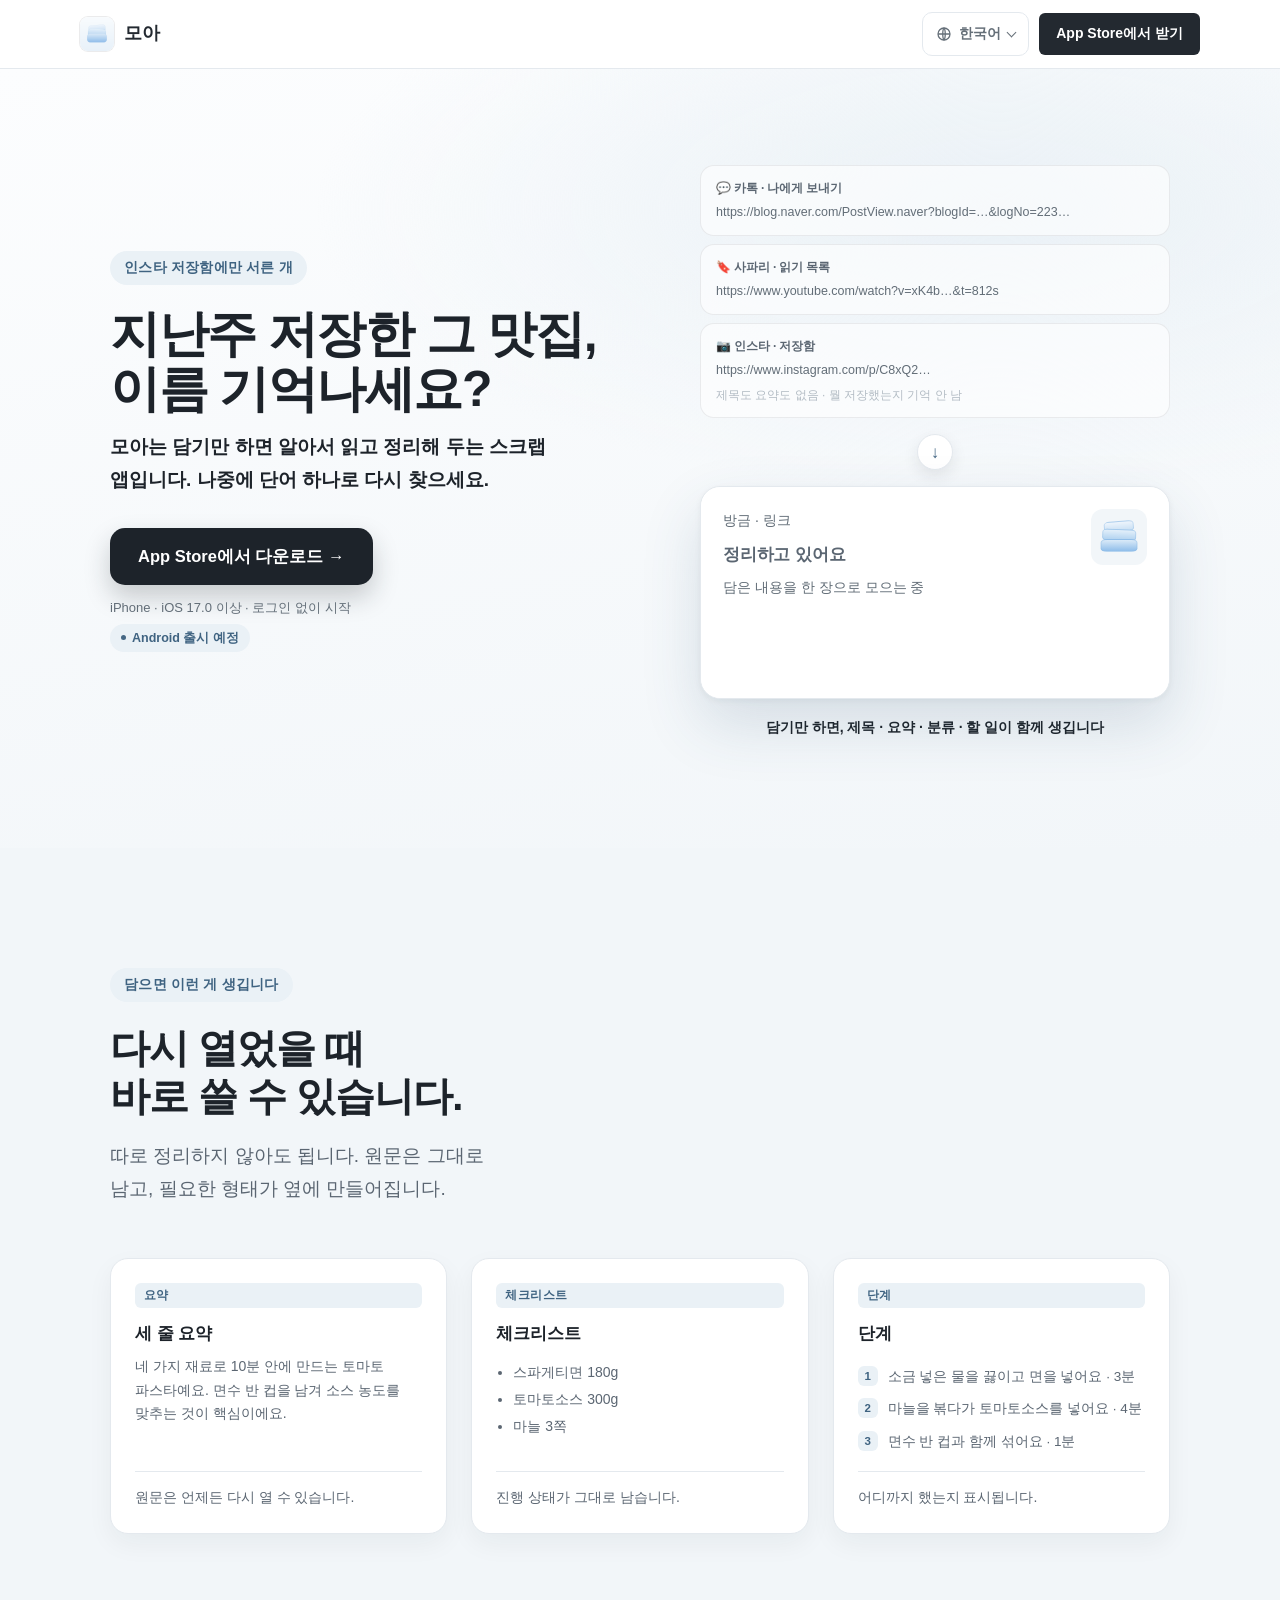
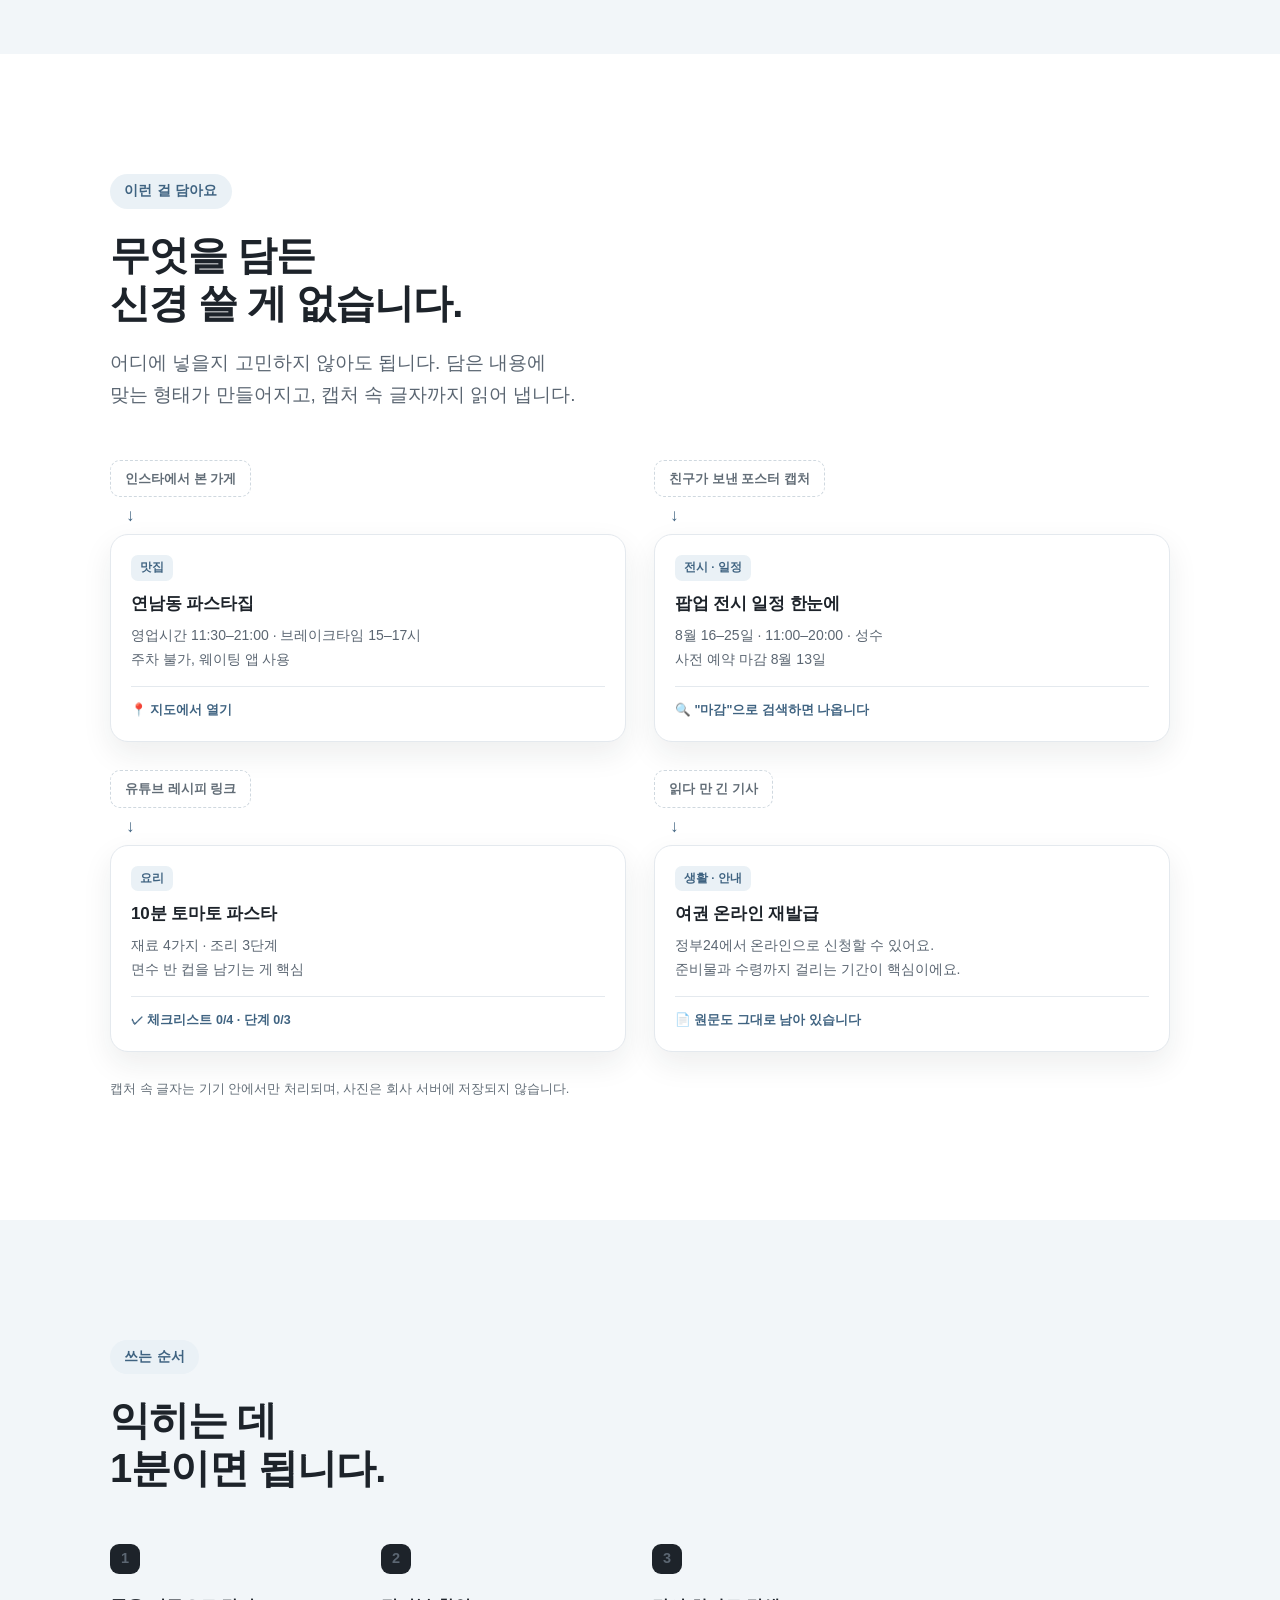
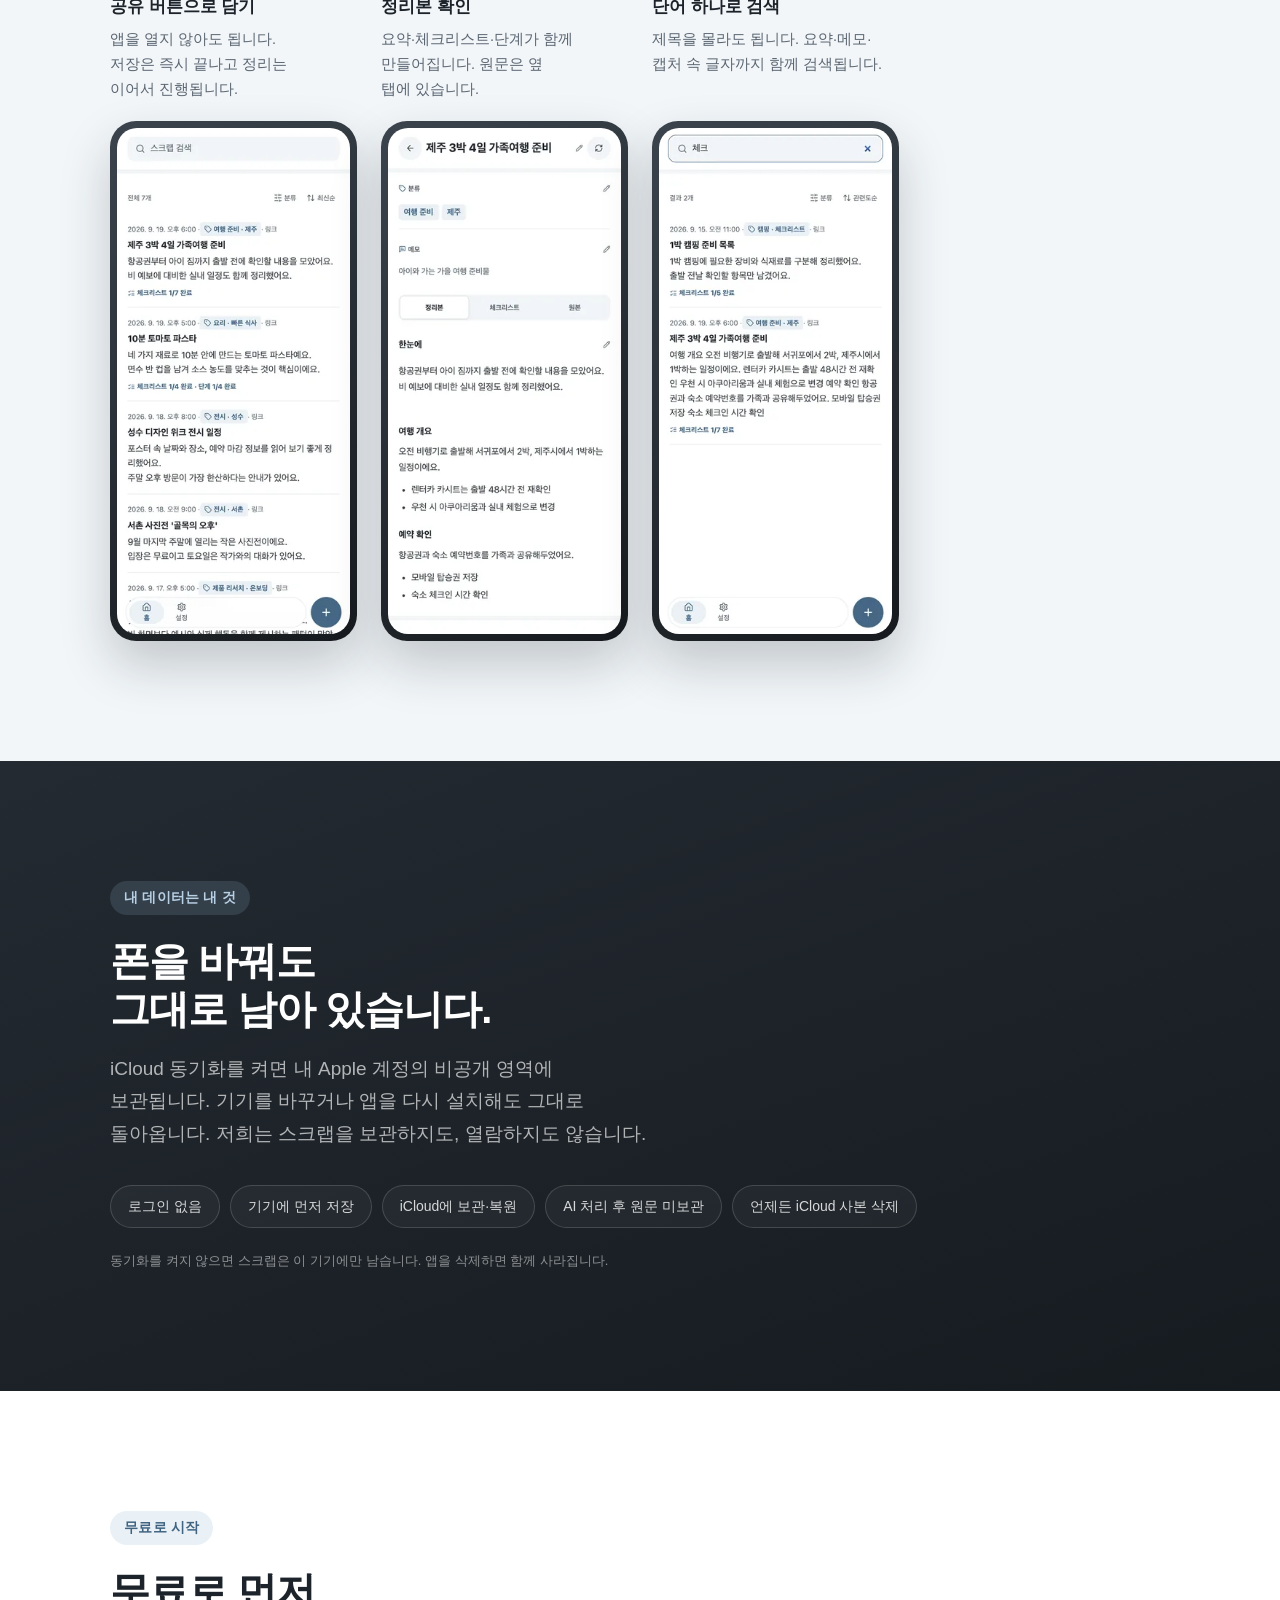
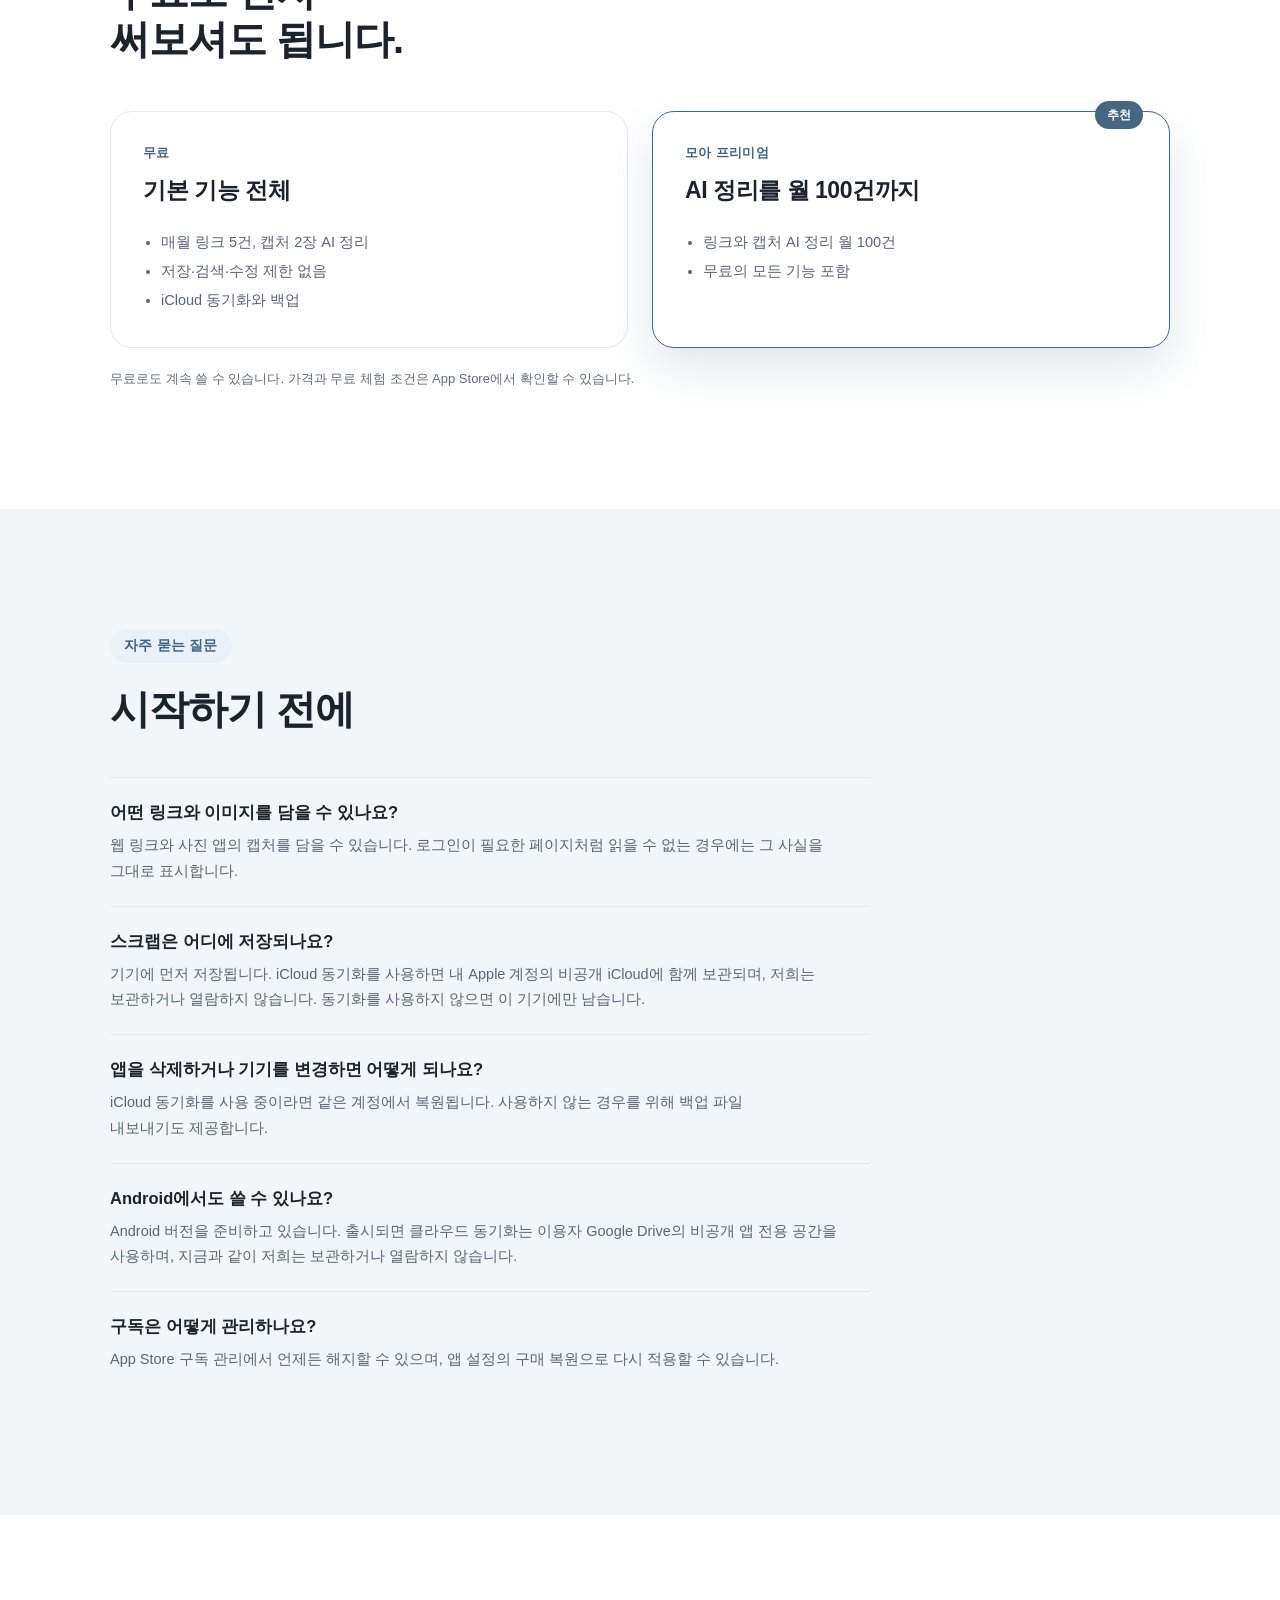
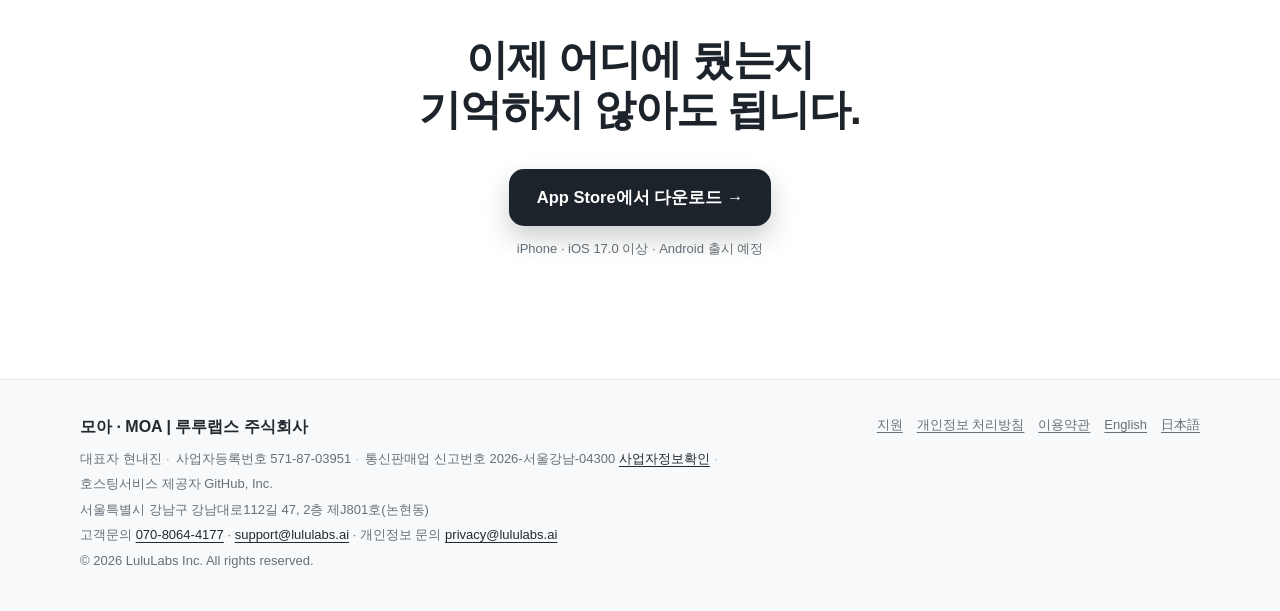
<file: index.html>
<!doctype html>
<html lang="ko">
  <head>
    <meta charset="utf-8" />
    <meta name="viewport" content="width=device-width, initial-scale=1" />
    <meta
      name="description"
      content="모아는 링크와 캡처를 담아 AI로 정리하고, 원문·요약·메모까지 다시 찾는 iPhone 개인 스크랩 앱입니다."
    />
    <meta name="theme-color" content="#ffffff" />
    <title>모아(MOA) - 링크와 캡처를 다시 찾기 쉽게</title>
    <link rel="canonical" href="https://moa.lululabs.ai/" />
    <link rel="alternate" hreflang="ko" href="https://moa.lululabs.ai/" />
    <link rel="alternate" hreflang="en" href="https://moa.lululabs.ai/en/" />
    <link rel="alternate" hreflang="ja" href="https://moa.lululabs.ai/ja/" />
    <link rel="alternate" hreflang="x-default" href="https://moa.lululabs.ai/" />
    <meta property="og:type" content="website" />
    <meta property="og:site_name" content="모아 · MOA" />
    <meta property="og:locale" content="ko_KR" />
    <meta property="og:title" content="모아 - 링크와 캡처를 다시 찾기 쉽게" />
    <meta
      property="og:description"
      content="링크와 캡처를 AI로 정리하고, 원문·요약·메모까지 필요한 순간 다시 찾으세요."
    />
    <meta property="og:url" content="https://moa.lululabs.ai/" />
    <meta property="og:image" content="https://moa.lululabs.ai/assets/moa-og-ko.png" />
    <meta property="og:image:width" content="1200" />
    <meta property="og:image:height" content="630" />
    <meta name="twitter:card" content="summary_large_image" />
    <meta name="twitter:title" content="모아 - 링크와 캡처를 다시 찾기 쉽게" />
    <meta
      name="twitter:description"
      content="링크와 캡처를 AI로 정리하고 필요한 순간 다시 찾는 iPhone 개인 스크랩 앱."
    />
    <meta name="twitter:image" content="https://moa.lululabs.ai/assets/moa-og-ko.png" />
    <link rel="icon" href="assets/moa-app-icon.png?v=20260928" />
    <link rel="stylesheet" href="styles.css?v=20260929" />
    <script type="application/ld+json">
      {
        "@context": "https://schema.org",
        "@type": "SoftwareApplication",
        "name": "모아 - 링크 스크랩 정리",
        "alternateName": "MOA",
        "applicationCategory": "ProductivityApplication",
        "operatingSystem": "iOS 17.0 or later",
        "description": "링크와 캡처를 AI로 정리하고 원문, 요약, 메모까지 다시 찾는 개인 스크랩 앱입니다.",
        "url": "https://moa.lululabs.ai/",
        "author": {
          "@type": "Organization",
          "name": "LuluLabs Inc."
        }
      }
    </script>
  </head>
  <body>
    <a class="skip-link" href="#main">본문으로 건너뛰기</a>
    <header class="site-header">
      <div class="site-header__inner">
        <a class="brand-link" href="./" aria-label="모아 홈">
          <img src="assets/moa-app-icon.png?v=20260928" alt="" />
          <span>모아</span>
        </a>
        <div class="site-header__actions">
          <details class="lang-switch">
            <summary aria-label="언어 선택, 현재 한국어"><svg viewBox="0 0 24 24" fill="none" stroke="currentColor" stroke-width="1.9" aria-hidden="true"><circle cx="12" cy="12" r="9"/><path d="M3 12h18M12 3c2.5 2.7 2.5 15.3 0 18M12 3c-2.5 2.7-2.5 15.3 0 18"/></svg><span>한국어</span></summary>
            <ul class="lang-switch__menu">
            <li><a href="./" lang="ko" hreflang="ko" aria-current="true">한국어</a></li>
            <li><a href="en/" lang="en" hreflang="en">English</a></li>
            <li><a href="ja/" lang="ja" hreflang="ja">日本語</a></li>
            </ul>
          </details>
          <a class="button button--brand button--compact" href="https://apps.apple.com/app/id6789358514">App Store에서 받기</a>
        </div>
      </div>
    </header>

    <main id="main" class="home">
<!-- 1 -->
<section class="hero">
  <div class="wrap hero__grid">
    <div>
      <span class="eyebrow">인스타 저장함에만 서른 개</span>
      <h1>지난주 저장한 그 맛집,<br />이름 기억나세요?</h1>
      <p class="lede lede--accent">모아는 담기만 하면 알아서 읽고 정리해 두는 스크랩 앱입니다. 나중에 단어 하나로 다시 찾으세요.</p>
      <a class="cta" href="https://apps.apple.com/app/id6789358514">App Store에서 다운로드 →</a>
      <p class="req">iPhone · iOS 17.0 이상 · 로그인 없이 시작</p>
      <p class="req req--soon">Android 출시 예정</p>
    </div>

    <div class="demo">
      <div class="stack">
          <div class="raw">
            <p class="raw__src">💬 카톡 · 나에게 보내기</p>
            <p class="raw__u">https://blog.naver.com/PostView.naver?blogId=…&amp;logNo=223…</p>
          </div>
          <div class="raw">
            <p class="raw__src">🔖 사파리 · 읽기 목록</p>
            <p class="raw__u">https://www.youtube.com/watch?v=xK4b…&amp;t=812s</p>
          </div>
          <div class="raw">
            <p class="raw__src">📷 인스타 · 저장함</p>
            <p class="raw__u">https://www.instagram.com/p/C8xQ2…</p>
            <p class="raw__n">제목도 요약도 없음 · 뭘 저장했는지 기억 안 남</p>
          </div>
        </div>
      <div class="joint" aria-hidden="true"><span>↓</span></div>
      <div class="after after--hero">
          <div class="proc" aria-hidden="true"><div class="after__row"><div class="after__body"><p class="after__meta">방금 · 링크</p><h4>정리하고 있어요</h4><p>담은 내용을 한 장으로 모으는 중</p></div><div class="thumb thumb--proc"><span class="pile"><i class="ps ps1"></i><i class="ps ps2"></i><i class="ps ps3"></i></span></div></div></div>
          <div class="after__row">
            <div class="after__body">
              <p class="after__meta">8월 1일 · 캡처 <span class="tag">전시</span></p>
              <h4>팝업 전시 일정 한눈에</h4>
              <p>포스터 속 날짜와 장소, 예약 마감 정보를 읽어 보기 좋게 정리했어요.</p>
            </div>
            <div class="thumb">
              <span class="thumb__k">DESIGN WEEK</span>
              <span class="thumb__d">AUG 16–25</span>
              <span class="thumb__l"></span><span class="thumb__l thumb__l--s"></span>
            </div>
          </div>
          <p class="chk">✓ 체크리스트 1/4 완료 · 단계 1/4 완료</p>
        </div>
      <p class="afterhint">담기만 하면, 제목 · 요약 · 분류 · 할 일이 함께 생깁니다</p>
    </div>
  </div>
</section>

<!-- 2 -->
<section class="sec sec--soft" id="what">
  <div class="wrap">
    <span class="eyebrow">담으면 이런 게 생깁니다</span>
    <h2>다시 열었을 때<br />바로 쓸 수 있습니다.</h2>
    <p class="lede">따로 정리하지 않아도 됩니다. 원문은 그대로 남고, 필요한 형태가 옆에 만들어집니다.</p>

    <div class="grid3">
      <div class="card">
        <span class="card__k">요약</span>
        <h3>세 줄 요약</h3>
        <p>네 가지 재료로 10분 안에 만드는 토마토 파스타예요. 면수 반 컵을 남겨 소스 농도를 맞추는 것이 핵심이에요.</p>
        <p class="mini">원문은 언제든 다시 열 수 있습니다.</p>
      </div>
      <div class="card">
        <span class="card__k">체크리스트</span>
        <h3>체크리스트</h3>
        <ul><li>스파게티면 180g</li><li>토마토소스 300g</li><li>마늘 3쪽</li></ul>
        <p class="mini">진행 상태가 그대로 남습니다.</p>
      </div>
      <div class="card">
        <span class="card__k">단계</span>
        <h3>단계</h3>
        <div class="step"><b>1</b><span>소금 넣은 물을 끓이고 면을 넣어요 · 3분</span></div>
        <div class="step"><b>2</b><span>마늘을 볶다가 토마토소스를 넣어요 · 4분</span></div>
        <div class="step"><b>3</b><span>면수 반 컵과 함께 섞어요 · 1분</span></div>
        <p class="mini">어디까지 했는지 표시됩니다.</p>
      </div>
    </div>
  </div>
</section>

<!-- 3 : 이런 걸 담아요 (상황 중심) -->
<section class="sec" id="cases">
  <div class="wrap">
    <span class="eyebrow">이런 걸 담아요</span>
    <h2>무엇을 담든<br />신경 쓸 게 없습니다.</h2>
    <p class="lede">어디에 넣을지 고민하지 않아도 됩니다. 담은 내용에 맞는 형태가 만들어지고, 캡처 속 글자까지 읽어 냅니다.</p>

    <div class="cases">
      <div class="case">
        <p class="case__from"><span class="chip chip--src">인스타에서 본 가게</span></p>
        <p class="case__arrow">↓</p>
        <div class="after">
          <div class="tags"><span class="tag">맛집</span></div>
          <h4>연남동 파스타집</h4>
          <p>영업시간 11:30–21:00 · 브레이크타임 15–17시<br />주차 불가, 웨이팅 앱 사용</p>
          <p class="chk">📍 지도에서 열기</p>
        </div>
      </div>

      <div class="case">
        <p class="case__from"><span class="chip chip--src">친구가 보낸 포스터 캡처</span></p>
        <p class="case__arrow">↓</p>
        <div class="after">
          <div class="tags"><span class="tag">전시 · 일정</span></div>
          <h4>팝업 전시 일정 한눈에</h4>
          <p>8월 16–25일 · 11:00–20:00 · 성수<br />사전 예약 마감 8월 13일</p>
          <p class="chk">🔍 "마감"으로 검색하면 나옵니다</p>
        </div>
      </div>

      <div class="case">
        <p class="case__from"><span class="chip chip--src">유튜브 레시피 링크</span></p>
        <p class="case__arrow">↓</p>
        <div class="after">
          <div class="tags"><span class="tag">요리</span></div>
          <h4>10분 토마토 파스타</h4>
          <p>재료 4가지 · 조리 3단계<br />면수 반 컵을 남기는 게 핵심</p>
          <p class="chk">✓ 체크리스트 0/4 · 단계 0/3</p>
        </div>
      </div>

      <div class="case">
        <p class="case__from"><span class="chip chip--src">읽다 만 긴 기사</span></p>
        <p class="case__arrow">↓</p>
        <div class="after">
          <div class="tags"><span class="tag">생활 · 안내</span></div>
          <h4>여권 온라인 재발급</h4>
          <p>정부24에서 온라인으로 신청할 수 있어요.<br />준비물과 수령까지 걸리는 기간이 핵심이에요.</p>
          <p class="chk">📄 원문도 그대로 남아 있습니다</p>
        </div>
      </div>
    </div>

    <p class="mini" style="margin-top:26px">캡처 속 글자는 기기 안에서만 처리되며, 사진은 회사 서버에 저장되지 않습니다.</p>
  </div>
</section>

<!-- 4 : 쓰는 순서 -->
<section class="sec sec--soft" id="how">
  <div class="wrap">
    <span class="eyebrow">쓰는 순서</span>
    <h2>익히는 데<br />1분이면 됩니다.</h2>

    <div class="shots">
      <div class="shot">
        <p class="shot__n">1</p>
        <strong>공유 버튼으로 담기</strong>
        <p>앱을 열지 않아도 됩니다. 저장은 즉시 끝나고 정리는 이어서 진행됩니다.</p>
        <div class="frame"><picture>
              <source type="image/webp" srcset="assets/moa-home-ko@1x.webp?v=20260929 320w, assets/moa-home-ko@2x.webp?v=20260929 640w" sizes="(max-width: 820px) 88vw, 260px" />
              <img src="assets/moa-home-ko@2x.png?v=20260929" width="640" height="1387" alt="담은 스크랩이 분류와 요약과 함께 목록으로 보이는 모아 화면" decoding="async" fetchpriority="high" />
            </picture></div>
      </div>
      <div class="shot">
        <p class="shot__n">2</p>
        <strong>정리본 확인</strong>
        <p>요약·체크리스트·단계가 함께 만들어집니다. 원문은 옆 탭에 있습니다.</p>
        <div class="frame"><picture>
              <source type="image/webp" srcset="assets/moa-detail-ko@1x.webp?v=20260929 320w, assets/moa-detail-ko@2x.webp?v=20260929 640w" sizes="(max-width: 820px) 88vw, 260px" />
              <img src="assets/moa-detail-ko@2x.png?v=20260929" width="640" height="1387" alt="정리본과 원문을 함께 보는 모아 상세 화면" loading="lazy" decoding="async" />
            </picture></div>
      </div>
      <div class="shot">
        <p class="shot__n">3</p>
        <strong>단어 하나로 검색</strong>
        <p>제목을 몰라도 됩니다. 요약·메모·캡처 속 글자까지 함께 검색됩니다.</p>
        <div class="frame"><picture>
              <source type="image/webp" srcset="assets/moa-search-ko@1x.webp?v=20260929 320w, assets/moa-search-ko@2x.webp?v=20260929 640w" sizes="(max-width: 820px) 88vw, 260px" />
              <img src="assets/moa-search-ko@2x.png?v=20260929" width="640" height="1387" alt="단어 하나로 검색한 모아 결과 화면" loading="lazy" decoding="async" />
            </picture></div>
      </div>
    </div>
  </div>
</section>

<!-- 5 -->
<section class="sec sec--dark" id="privacy">
  <div class="wrap">
    <span class="eyebrow">내 데이터는 내 것</span>
    <h2>폰을 바꿔도<br />그대로 남아 있습니다.</h2>
    <p class="lede">iCloud 동기화를 켜면 내 Apple 계정의 비공개 영역에 보관됩니다.
      기기를 바꾸거나 앱을 다시 설치해도 그대로 돌아옵니다.
      저희는 스크랩을 보관하지도, 열람하지도 않습니다.</p>
    <div class="pills">
      <span class="pill">로그인 없음</span>
      <span class="pill">기기에 먼저 저장</span>
      <span class="pill">iCloud에 보관·복원</span>
      <span class="pill">AI 처리 후 원문 미보관</span>
      <span class="pill">언제든 iCloud 사본 삭제</span>
    </div>
    <p class="mini" style="margin-top:22px;color:rgba(255,255,255,.5)">
      동기화를 켜지 않으면 스크랩은 이 기기에만 남습니다. 앱을 삭제하면 함께 사라집니다.</p>
  </div>
</section>

<!-- 6 -->
<section class="sec" id="plans">
  <div class="wrap">
    <span class="eyebrow">무료로 시작</span>
    <h2>무료로 먼저<br />써보셔도 됩니다.</h2>
    <div class="plans">
      <div class="plan">
        <p class="plan__k">무료</p>
        <h3>기본 기능 전체</h3>
        <ul>
          <li>매월 링크 5건, 캡처 2장 AI 정리</li>
          <li>저장·검색·수정 제한 없음</li>
          <li>iCloud 동기화와 백업</li>
        </ul>
      </div>
      <div class="plan plan--pro">
        <p class="plan__k">모아 프리미엄</p>
        <h3>AI 정리를 월 100건까지</h3>
        <ul>
          <li>링크와 캡처 AI 정리 월 100건</li>
          <li>무료의 모든 기능 포함</li>
        </ul>
      </div>
    </div>
    <p class="mini" style="margin-top:20px">무료로도 계속 쓸 수 있습니다. 가격과 무료 체험 조건은 App Store에서 확인할 수 있습니다.</p>
  </div>
</section>

<!-- 7 -->
<section class="sec sec--soft" id="faq">
  <div class="wrap">
    <span class="eyebrow">자주 묻는 질문</span>
    <h2>시작하기 전에</h2>
    <div class="faq">
      <div class="qa"><h3>어떤 링크와 이미지를 담을 수 있나요?</h3>
        <p>웹 링크와 사진 앱의 캡처를 담을 수 있습니다. 로그인이 필요한 페이지처럼 읽을 수 없는 경우에는 그 사실을 그대로 표시합니다.</p></div>
      <div class="qa"><h3>스크랩은 어디에 저장되나요?</h3>
        <p>기기에 먼저 저장됩니다. iCloud 동기화를 사용하면 내 Apple 계정의 비공개 iCloud에 함께 보관되며, 저희는 보관하거나 열람하지 않습니다. 동기화를 사용하지 않으면 이 기기에만 남습니다.</p></div>
      <div class="qa"><h3>앱을 삭제하거나 기기를 변경하면 어떻게 되나요?</h3>
        <p>iCloud 동기화를 사용 중이라면 같은 계정에서 복원됩니다. 사용하지 않는 경우를 위해 백업 파일 내보내기도 제공합니다.</p></div>
      <div class="qa"><h3>Android에서도 쓸 수 있나요?</h3>
        <p>Android 버전을 준비하고 있습니다. 출시되면 클라우드 동기화는 이용자 Google Drive의 비공개 앱 전용 공간을 사용하며, 지금과 같이 저희는 보관하거나 열람하지 않습니다.</p></div>
      <div class="qa"><h3>구독은 어떻게 관리하나요?</h3>
        <p>App Store 구독 관리에서 언제든 해지할 수 있으며, 앱 설정의 구매 복원으로 다시 적용할 수 있습니다.</p></div>
    </div>
  </div>
</section>

<section class="final">
  <div class="wrap">
    <h2>이제 어디에 뒀는지<br />기억하지 않아도 됩니다.</h2>
    <a class="cta" href="https://apps.apple.com/app/id6789358514">App Store에서 다운로드 →</a>
    <p class="req">iPhone · iOS 17.0 이상 · Android 출시 예정</p>
  </div>
</section>
    </main>

    <footer class="site-footer">
      <div class="site-footer__inner">
        <div class="business-disclosure">
          <strong>모아 · MOA | 루루랩스 주식회사</strong>
          <div class="business-disclosure__details">
            <span>대표자 현내진</span>
            <span>사업자등록번호 571-87-03951</span>
            <span>통신판매업 신고번호 2026-서울강남-04300 <a href="https://www.ftc.go.kr/bizCommPop.do?wrkr_no=5718703951" target="_blank" rel="noopener">사업자정보확인</a></span>
            <span>호스팅서비스 제공자 GitHub, Inc.</span>
          </div>
          <p>서울특별시 강남구 강남대로112길 47, 2층 제J801호(논현동)</p>
          <p>
            고객문의 <a href="tel:+827080644177">070-8064-4177</a> · <a href="mailto:support@lululabs.ai">support@lululabs.ai</a> ·
            개인정보 문의 <a href="mailto:privacy@lululabs.ai">privacy@lululabs.ai</a>
          </p>
          <p>© 2026 LuluLabs Inc. All rights reserved.</p>
        </div>
        <nav class="footer-links" aria-label="하단 메뉴">
          <a href="support/">지원</a>
          <a href="privacy/">개인정보 처리방침</a>
          <a href="terms/">이용약관</a>
          <a href="en/" lang="en">English</a>
          <a href="ja/" lang="ja">日本語</a>
        </nav>
      </div>
    </footer>
  </body>
</html>
</file>
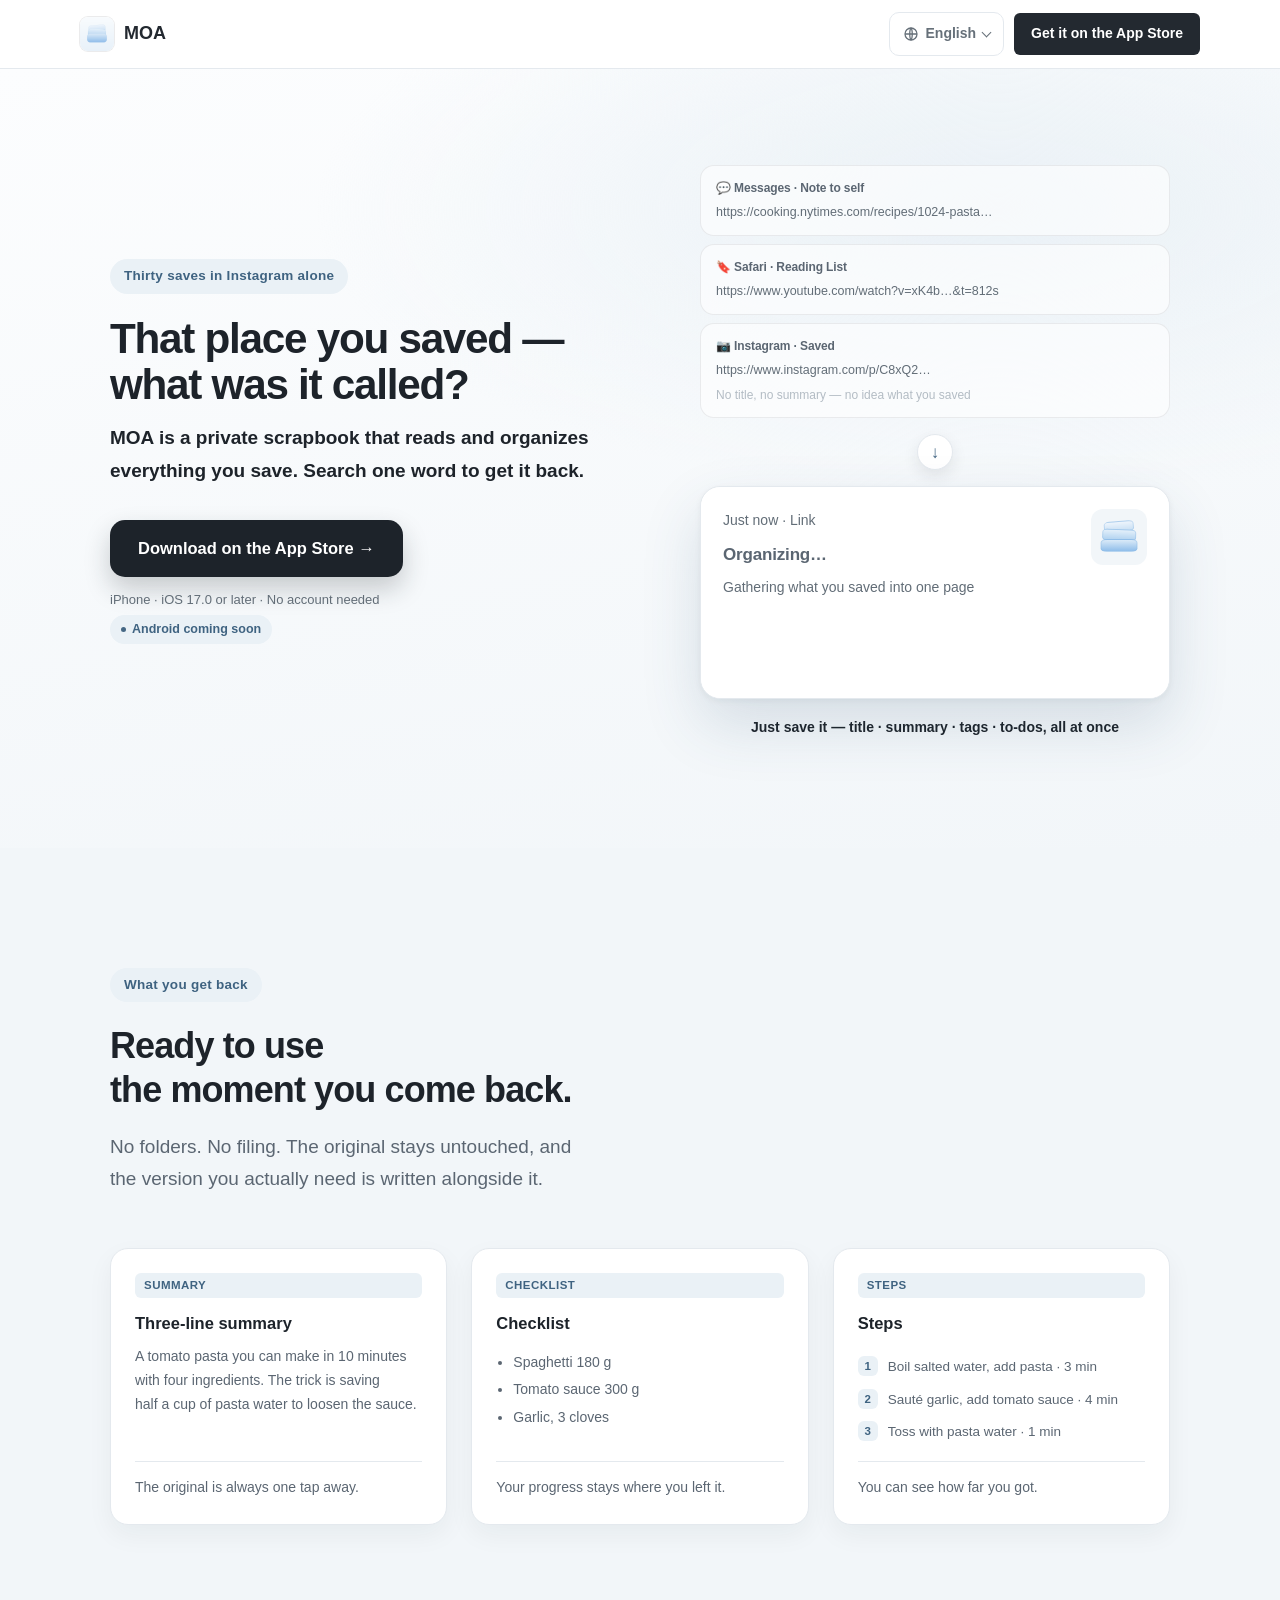
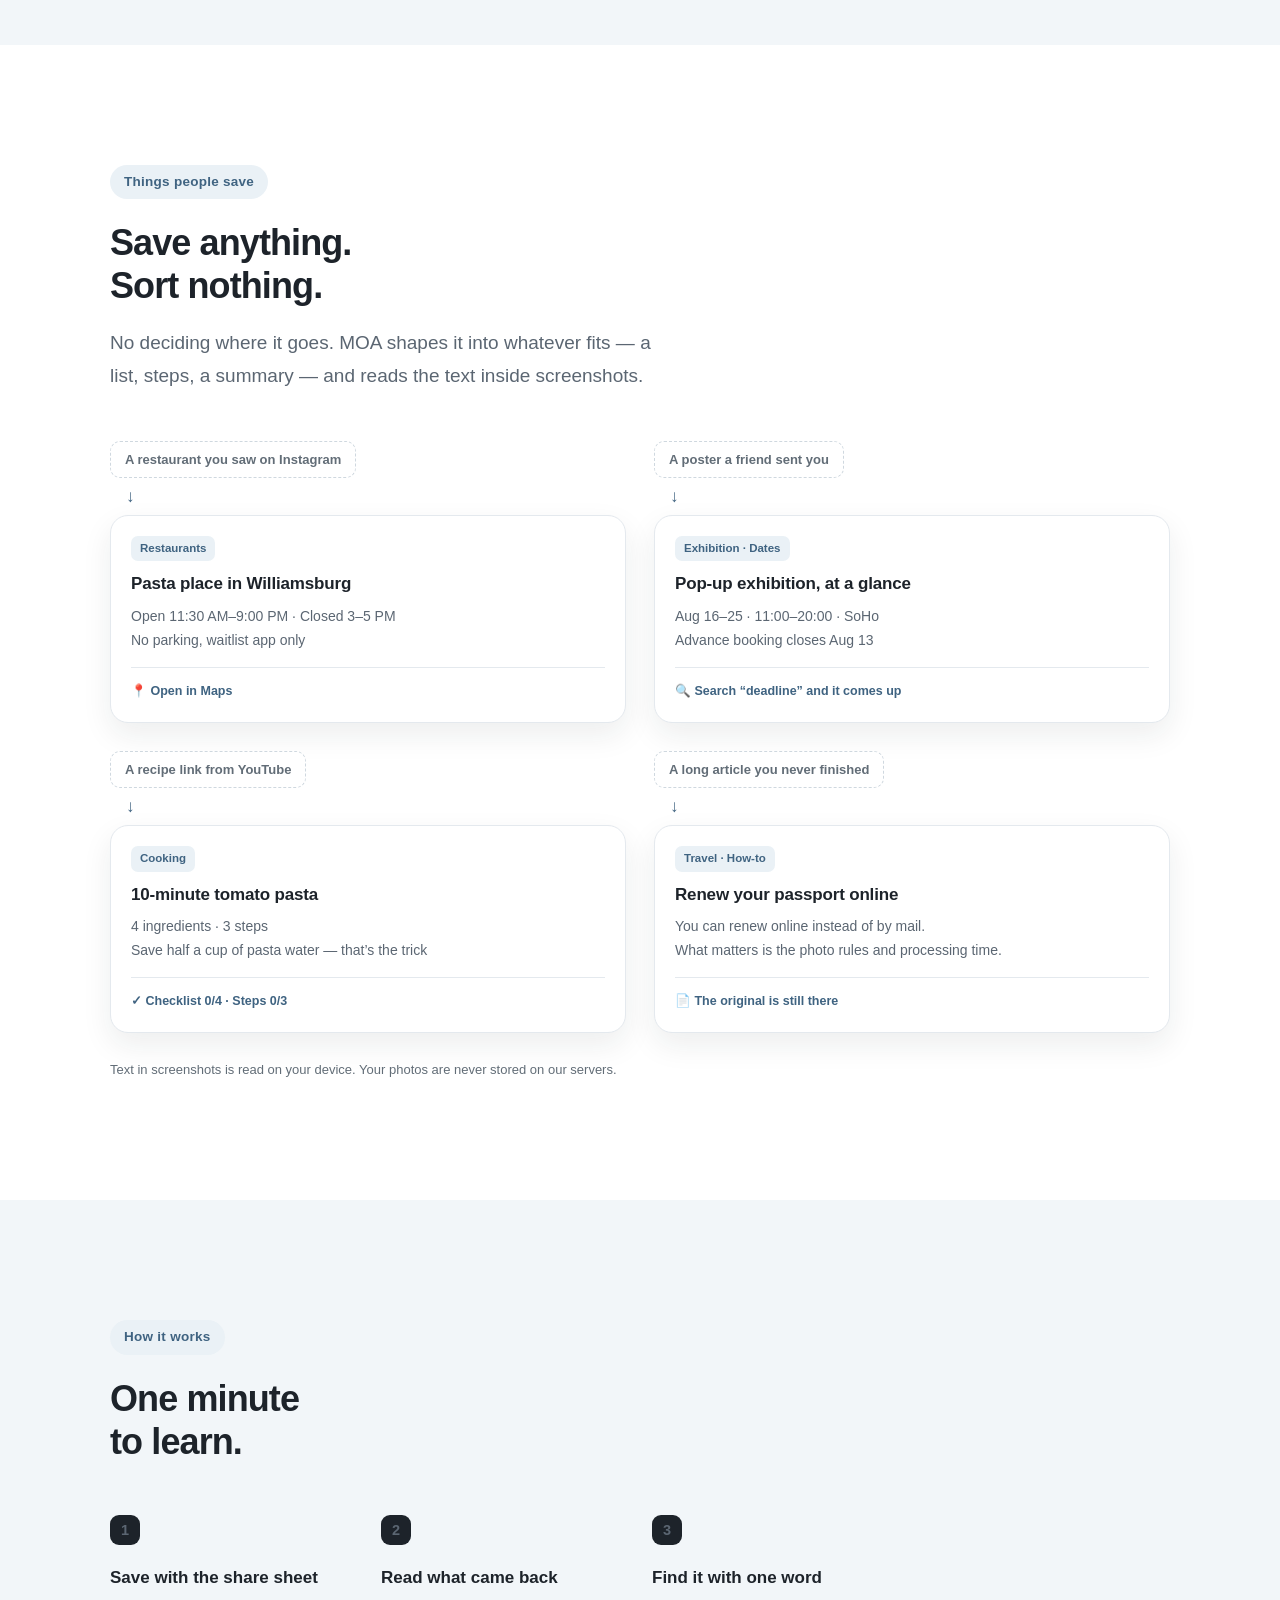
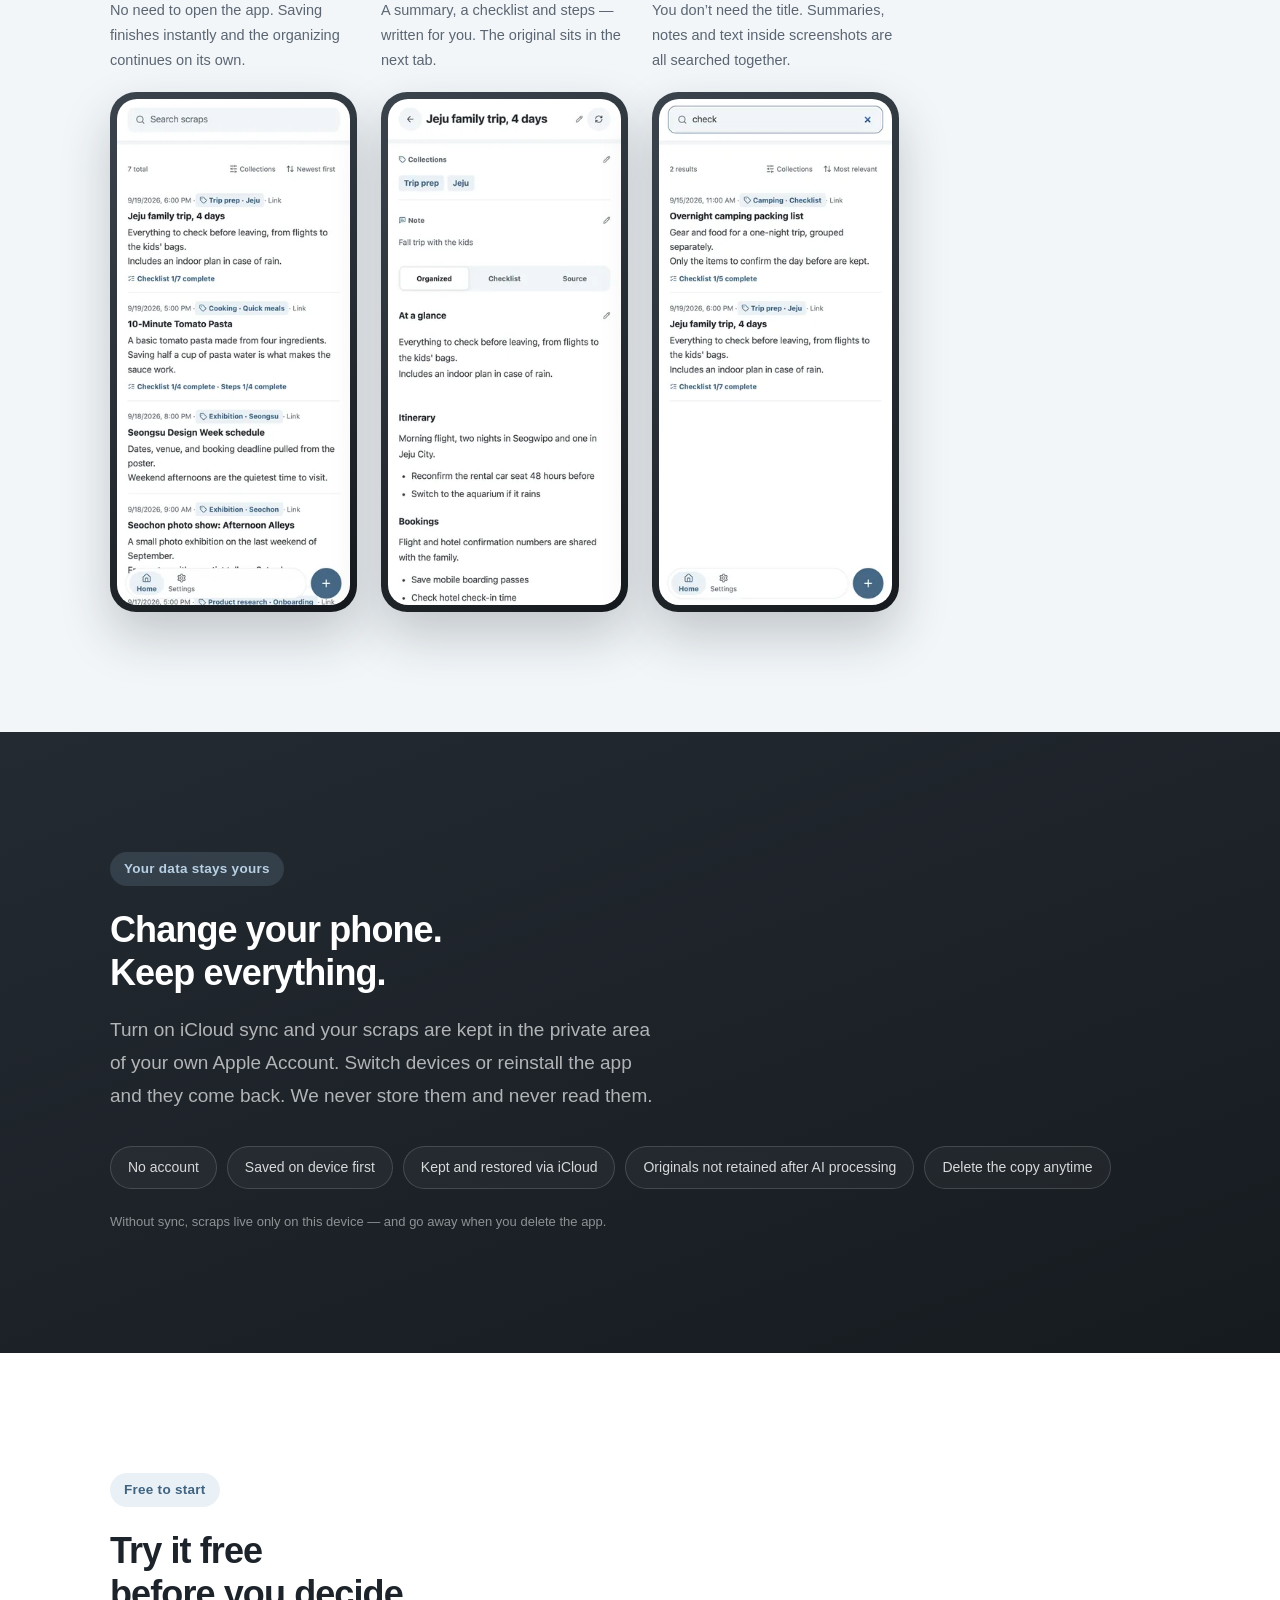
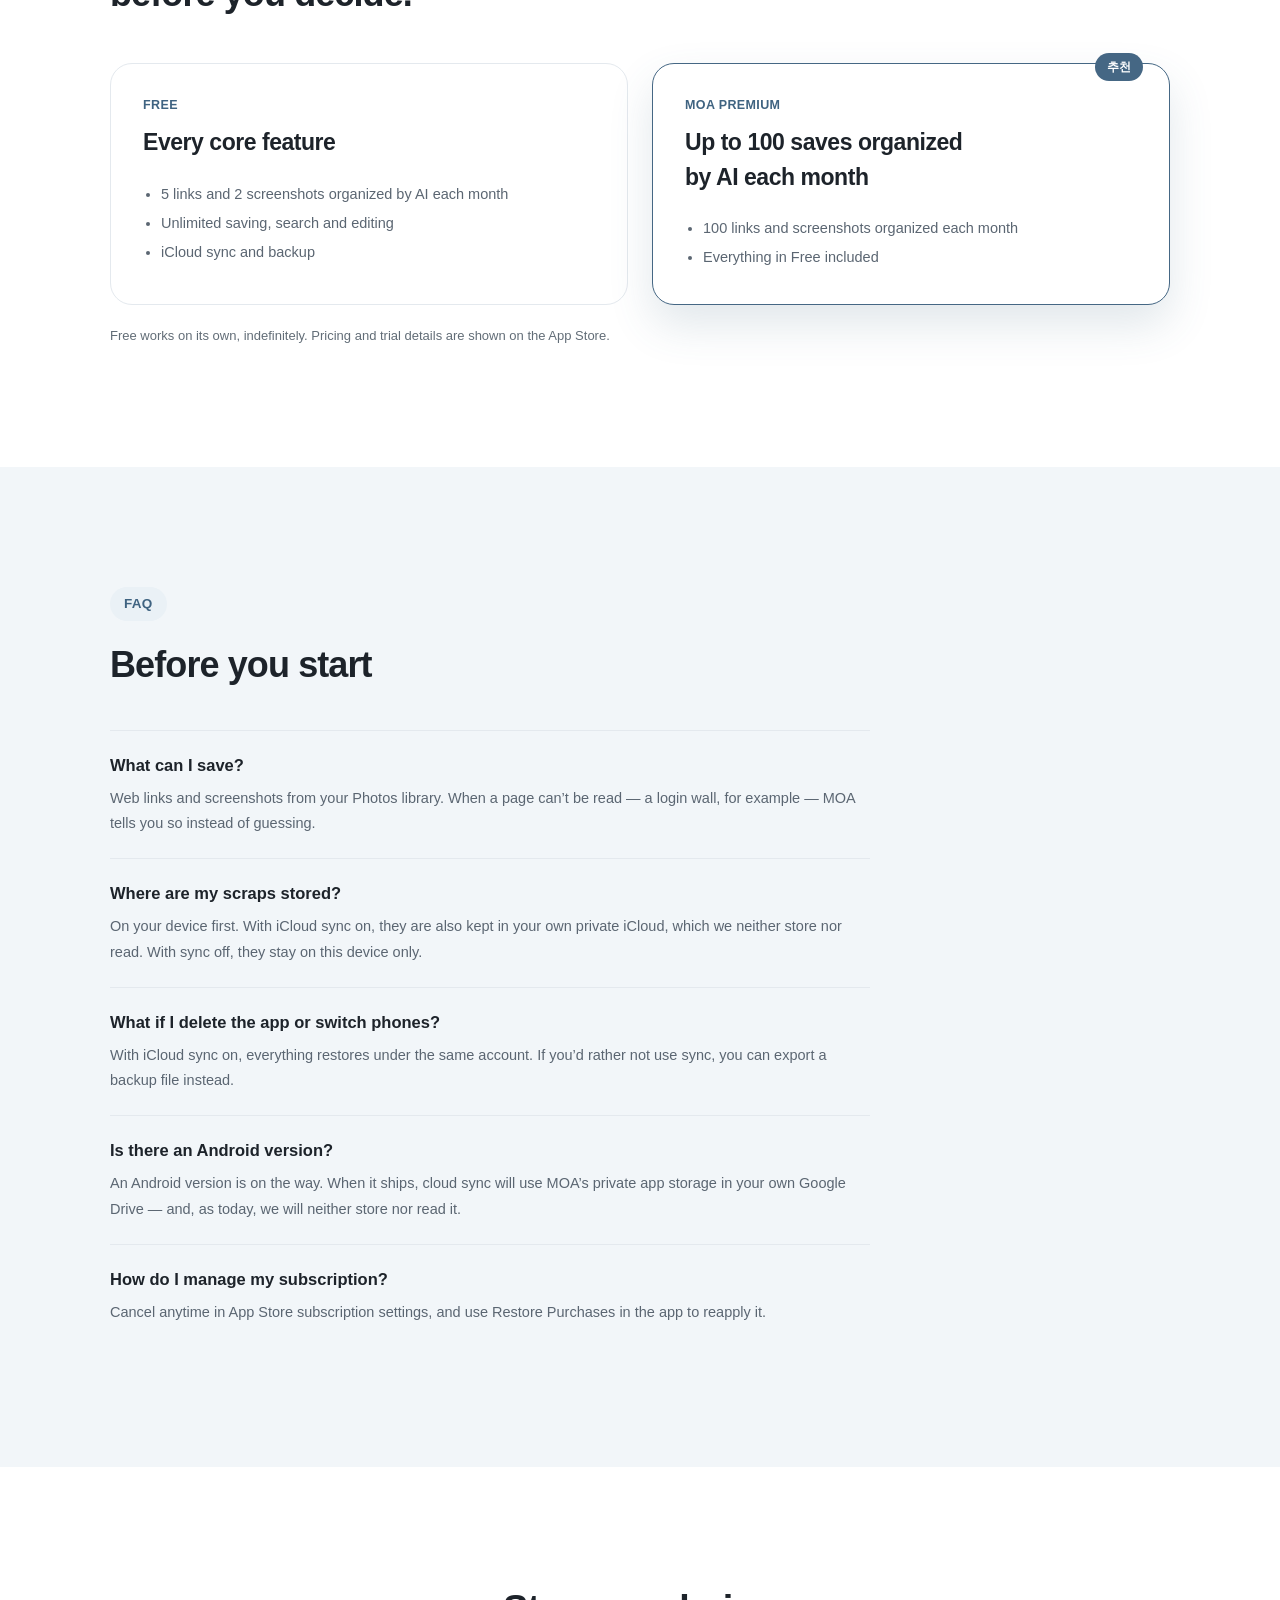
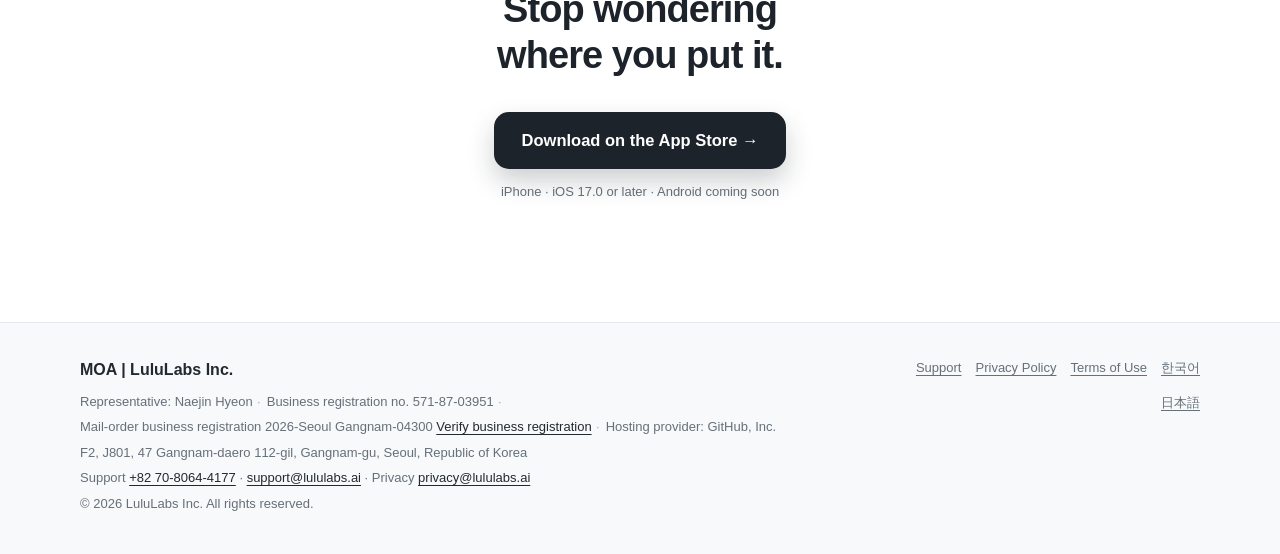
<file: en/index.html>
<!doctype html>
<html lang="en">
  <head>
    <meta charset="utf-8" />
    <meta name="viewport" content="width=device-width, initial-scale=1" />
    <meta
      name="description"
      content="MOA saves links and screenshots, organizes them with AI, and lets you search source text, summaries, and notes when you need them."
    />
    <meta name="theme-color" content="#ffffff" />
    <title>MOA - Save links and screenshots. Find them again.</title>
    <link rel="canonical" href="https://moa.lululabs.ai/en/" />
    <link rel="alternate" hreflang="ko" href="https://moa.lululabs.ai/" />
    <link rel="alternate" hreflang="en" href="https://moa.lululabs.ai/en/" />
    <link rel="alternate" hreflang="ja" href="https://moa.lululabs.ai/ja/" />
    <link rel="alternate" hreflang="x-default" href="https://moa.lululabs.ai/" />
    <meta property="og:type" content="website" />
    <meta property="og:site_name" content="MOA" />
    <meta property="og:locale" content="en_US" />
    <meta property="og:title" content="MOA - Save links and screenshots. Find them again." />
    <meta
      property="og:description"
      content="Organize links and screenshots with AI, then search source text, summaries, and notes."
    />
    <meta property="og:url" content="https://moa.lululabs.ai/en/" />
    <meta property="og:image" content="https://moa.lululabs.ai/assets/moa-og-en.png" />
    <meta property="og:image:width" content="1200" />
    <meta property="og:image:height" content="630" />
    <meta name="twitter:card" content="summary_large_image" />
    <meta name="twitter:title" content="MOA - Save links and screenshots. Find them again." />
    <meta
      name="twitter:description"
      content="A private iPhone scrapbook that organizes links and screenshots with AI."
    />
    <meta name="twitter:image" content="https://moa.lululabs.ai/assets/moa-og-en.png" />
    <link rel="icon" href="../assets/moa-app-icon.png?v=20260928" />
    <link rel="stylesheet" href="../styles.css?v=20260929" />
    <script type="application/ld+json">
      {
        "@context": "https://schema.org",
        "@type": "SoftwareApplication",
        "name": "MOA - Save Links \u0026 Captures",
        "applicationCategory": "ProductivityApplication",
        "operatingSystem": "iOS 17.0 or later",
        "description": "A private iPhone scrapbook that organizes links and screenshots with AI and makes the saved content searchable.",
        "url": "https://moa.lululabs.ai/en/",
        "author": {
          "@type": "Organization",
          "name": "LuluLabs Inc."
        }
      }
    </script>
  </head>
  <body>
    <a class="skip-link" href="#main">Skip to content</a>
    <header class="site-header">
      <div class="site-header__inner">
        <a class="brand-link" href="./" aria-label="MOA home">
          <img src="../assets/moa-app-icon.png?v=20260928" alt="" />
          <span>MOA</span>
        </a>
        <div class="site-header__actions">
          <details class="lang-switch">
            <summary aria-label="Choose language, currently English"><svg viewBox="0 0 24 24" fill="none" stroke="currentColor" stroke-width="1.9" aria-hidden="true"><circle cx="12" cy="12" r="9"/><path d="M3 12h18M12 3c2.5 2.7 2.5 15.3 0 18M12 3c-2.5 2.7-2.5 15.3 0 18"/></svg><span>English</span></summary>
            <ul class="lang-switch__menu">
            <li><a href="../" lang="ko" hreflang="ko">한국어</a></li>
            <li><a href="./" lang="en" hreflang="en" aria-current="true">English</a></li>
            <li><a href="../ja/" lang="ja" hreflang="ja">日本語</a></li>
            </ul>
          </details>
          <a class="button button--brand button--compact" href="https://apps.apple.com/app/id6789358514">Get it on the App Store</a>
        </div>
      </div>
    </header>

    <main id="main" class="home">
<!-- 1 -->
<section class="hero">
  <div class="wrap hero__grid">
    <div>
      <span class="eyebrow">Thirty saves in Instagram alone</span>
      <h1>That place you saved&nbsp;—<br />what was it called?</h1>
      <p class="lede lede--accent">MOA is a private scrapbook that reads and organizes everything you save. Search one word to get it back.</p>
      <a class="cta" href="https://apps.apple.com/app/id6789358514">Download on the App&nbsp;Store →</a>
      <p class="req">iPhone · iOS&nbsp;17.0 or later · No account needed</p>
      <p class="req req--soon">Android coming soon</p>
    </div>

    <div class="demo">
      <div class="stack">
          <div class="raw">
            <p class="raw__src">💬 Messages · Note to self</p>
            <p class="raw__u">https://cooking.nytimes.com/recipes/1024-pasta…</p>
          </div>
          <div class="raw">
            <p class="raw__src">🔖 Safari · Reading List</p>
            <p class="raw__u">https://www.youtube.com/watch?v=xK4b…&amp;t=812s</p>
          </div>
          <div class="raw">
            <p class="raw__src">📷 Instagram · Saved</p>
            <p class="raw__u">https://www.instagram.com/p/C8xQ2…</p>
            <p class="raw__n">No title, no summary — no idea what you saved</p>
          </div>
        </div>
      <div class="joint" aria-hidden="true"><span>↓</span></div>
      <div class="after after--hero">
          <div class="proc" aria-hidden="true"><div class="after__row"><div class="after__body"><p class="after__meta">Just now · Link</p><h4>Organizing…</h4><p>Gathering what you saved into one page</p></div><div class="thumb thumb--proc"><span class="pile"><i class="ps ps1"></i><i class="ps ps2"></i><i class="ps ps3"></i></span></div></div></div>
          <div class="after__row">
            <div class="after__body">
              <p class="after__meta">Aug&nbsp;1 · Screenshot <span class="tag">Exhibition</span></p>
              <h4>Pop-up exhibition, at a glance</h4>
              <p>We read the dates, the venue and the booking deadline off the poster and laid them out for you.</p>
            </div>
            <div class="thumb">
              <span class="thumb__k">DESIGN WEEK</span>
              <span class="thumb__d">AUG 16–25</span>
              <span class="thumb__l"></span><span class="thumb__l thumb__l--s"></span>
            </div>
          </div>
          <p class="chk">✓ Checklist 1/4 done · Steps 1/4 done</p>
        </div>
      <p class="afterhint">Just save it — title · summary · tags · to‑dos, all at once</p>
    </div>
  </div>
</section>

<!-- 2 -->
<section class="sec sec--soft" id="what">
  <div class="wrap">
    <span class="eyebrow">What you get back</span>
    <h2>Ready to use<br />the moment you come back.</h2>
    <p class="lede">No folders. No filing. The original stays untouched, and the version you actually need is written alongside it.</p>

    <div class="grid3">
      <div class="card">
        <span class="card__k">SUMMARY</span>
        <h3>Three-line summary</h3>
        <p>A tomato pasta you can make in 10&nbsp;minutes with four ingredients. The trick is saving half&nbsp;a&nbsp;cup of pasta water to loosen the sauce.</p>
        <p class="mini">The original is always one tap away.</p>
      </div>
      <div class="card">
        <span class="card__k">CHECKLIST</span>
        <h3>Checklist</h3>
        <ul><li>Spaghetti 180&nbsp;g</li><li>Tomato sauce 300&nbsp;g</li><li>Garlic, 3&nbsp;cloves</li></ul>
        <p class="mini">Your progress stays where you left it.</p>
      </div>
      <div class="card">
        <span class="card__k">STEPS</span>
        <h3>Steps</h3>
        <div class="step"><b>1</b><span>Boil salted water, add pasta · 3&nbsp;min</span></div>
        <div class="step"><b>2</b><span>Sauté garlic, add tomato sauce · 4&nbsp;min</span></div>
        <div class="step"><b>3</b><span>Toss with pasta water · 1&nbsp;min</span></div>
        <p class="mini">You can see how far you got.</p>
      </div>
    </div>
  </div>
</section>

<!-- 3 -->
<section class="sec" id="cases">
  <div class="wrap">
    <span class="eyebrow">Things people save</span>
    <h2>Save anything.<br />Sort nothing.</h2>
    <p class="lede">No deciding where it goes. MOA shapes it into whatever fits — a list, steps, a summary — and reads the text inside screenshots.</p>

    <div class="cases">
      <div class="case">
        <p class="case__from"><span class="chip chip--src">A restaurant you saw on Instagram</span></p>
        <p class="case__arrow">↓</p>
        <div class="after">
          <div class="tags"><span class="tag">Restaurants</span></div>
          <h4>Pasta place in Williamsburg</h4>
          <p>Open 11:30&nbsp;AM–9:00&nbsp;PM · Closed 3–5&nbsp;PM<br />No parking, waitlist app only</p>
          <p class="chk">📍 Open in Maps</p>
        </div>
      </div>

      <div class="case">
        <p class="case__from"><span class="chip chip--src">A poster a friend sent you</span></p>
        <p class="case__arrow">↓</p>
        <div class="after">
          <div class="tags"><span class="tag">Exhibition · Dates</span></div>
          <h4>Pop-up exhibition, at a glance</h4>
          <p>Aug&nbsp;16–25 · 11:00–20:00 · SoHo<br />Advance booking closes Aug&nbsp;13</p>
          <p class="chk">🔍 Search “deadline” and it comes up</p>
        </div>
      </div>

      <div class="case">
        <p class="case__from"><span class="chip chip--src">A recipe link from YouTube</span></p>
        <p class="case__arrow">↓</p>
        <div class="after">
          <div class="tags"><span class="tag">Cooking</span></div>
          <h4>10-minute tomato pasta</h4>
          <p>4&nbsp;ingredients · 3&nbsp;steps<br />Save half&nbsp;a&nbsp;cup of pasta water — that’s the trick</p>
          <p class="chk">✓ Checklist 0/4 · Steps 0/3</p>
        </div>
      </div>

      <div class="case">
        <p class="case__from"><span class="chip chip--src">A long article you never finished</span></p>
        <p class="case__arrow">↓</p>
        <div class="after">
          <div class="tags"><span class="tag">Travel · How‑to</span></div>
          <h4>Renew your passport online</h4>
          <p>You can renew online instead of by mail.<br />What matters is the photo rules and processing time.</p>
          <p class="chk">📄 The original is still there</p>
        </div>
      </div>
    </div>

    <p class="mini" style="margin-top:26px">Text in screenshots is read on your device. Your photos are never stored on our servers.</p>
  </div>
</section>

<!-- 4 -->
<section class="sec sec--soft" id="how">
  <div class="wrap">
    <span class="eyebrow">How it works</span>
    <h2>One minute<br />to learn.</h2>

    <div class="shots">
      <div class="shot">
        <p class="shot__n">1</p>
        <strong>Save with the share sheet</strong>
        <p>No need to open the app. Saving finishes instantly and the organizing continues on its own.</p>
        <div class="frame"><picture>
              <source type="image/webp" srcset="../assets/moa-home-en@1x.webp?v=20260929 320w, ../assets/moa-home-en@2x.webp?v=20260929 640w" sizes="(max-width: 820px) 88vw, 260px" />
              <img src="../assets/moa-home-en@2x.png?v=20260929" width="640" height="1387" alt="Saved scraps shown as a list with tags and summaries in MOA" decoding="async" fetchpriority="high" />
            </picture></div>
      </div>
      <div class="shot">
        <p class="shot__n">2</p>
        <strong>Read what came back</strong>
        <p>A summary, a checklist and steps — written for you. The original sits in the next tab.</p>
        <div class="frame"><picture>
              <source type="image/webp" srcset="../assets/moa-detail-en@1x.webp?v=20260929 320w, ../assets/moa-detail-en@2x.webp?v=20260929 640w" sizes="(max-width: 820px) 88vw, 260px" />
              <img src="../assets/moa-detail-en@2x.png?v=20260929" width="640" height="1387" alt="MOA detail screen showing the summary next to the original" loading="lazy" decoding="async" />
            </picture></div>
      </div>
      <div class="shot">
        <p class="shot__n">3</p>
        <strong>Find it with one word</strong>
        <p>You don’t need the title. Summaries, notes and text inside screenshots are all searched together.</p>
        <div class="frame"><picture>
              <source type="image/webp" srcset="../assets/moa-search-en@1x.webp?v=20260929 320w, ../assets/moa-search-en@2x.webp?v=20260929 640w" sizes="(max-width: 820px) 88vw, 260px" />
              <img src="../assets/moa-search-en@2x.png?v=20260929" width="640" height="1387" alt="MOA search results for a single keyword" loading="lazy" decoding="async" />
            </picture></div>
      </div>
    </div>
  </div>
</section>

<!-- 5 -->
<section class="sec sec--dark" id="privacy">
  <div class="wrap">
    <span class="eyebrow">Your data stays yours</span>
    <h2>Change your phone.<br />Keep everything.</h2>
    <p class="lede">Turn on iCloud sync and your scraps are kept in the private area of your own Apple Account.
      Switch devices or reinstall the app and they come back.
      We never store them and never read them.</p>
    <div class="pills">
      <span class="pill">No account</span>
      <span class="pill">Saved on device first</span>
      <span class="pill">Kept and restored via iCloud</span>
      <span class="pill">Originals not retained after AI processing</span>
      <span class="pill">Delete the copy anytime</span>
    </div>
    <p class="mini" style="margin-top:22px;color:rgba(255,255,255,.5)">
      Without sync, scraps live only on this device — and go away when you delete the app.</p>
  </div>
</section>

<!-- 6 -->
<section class="sec" id="plans">
  <div class="wrap">
    <span class="eyebrow">Free to start</span>
    <h2>Try it free<br />before you decide.</h2>
    <div class="plans">
      <div class="plan">
        <p class="plan__k">FREE</p>
        <h3>Every core feature</h3>
        <ul>
          <li>5&nbsp;links and 2&nbsp;screenshots organized by AI each month</li>
          <li>Unlimited saving, search and editing</li>
          <li>iCloud sync and backup</li>
        </ul>
      </div>
      <div class="plan plan--pro">
        <p class="plan__k">MOA PREMIUM</p>
        <h3>Up to 100&nbsp;saves organized by AI each month</h3>
        <ul>
          <li>100&nbsp;links and screenshots organized each month</li>
          <li>Everything in Free included</li>
        </ul>
      </div>
    </div>
    <p class="mini" style="margin-top:20px">Free works on its own, indefinitely. Pricing and trial details are shown on the App&nbsp;Store.</p>
  </div>
</section>

<!-- 7 -->
<section class="sec sec--soft" id="faq">
  <div class="wrap">
    <span class="eyebrow">FAQ</span>
    <h2>Before you start</h2>
    <div class="faq">
      <div class="qa"><h3>What can I save?</h3>
        <p>Web links and screenshots from your Photos library. When a page can’t be read — a login wall, for example — MOA tells you so instead of guessing.</p></div>
      <div class="qa"><h3>Where are my scraps stored?</h3>
        <p>On your device first. With iCloud sync on, they are also kept in your own private iCloud, which we neither store nor read. With sync off, they stay on this device only.</p></div>
      <div class="qa"><h3>What if I delete the app or switch phones?</h3>
        <p>With iCloud sync on, everything restores under the same account. If you’d rather not use sync, you can export a backup file instead.</p></div>
      <div class="qa"><h3>Is there an Android version?</h3>
        <p>An Android version is on the way. When it ships, cloud sync will use MOA’s private app storage in your own Google Drive — and, as today, we will neither store nor read it.</p></div>
      <div class="qa"><h3>How do I manage my subscription?</h3>
        <p>Cancel anytime in App&nbsp;Store subscription settings, and use Restore Purchases in the app to reapply it.</p></div>
    </div>
  </div>
</section>

<section class="final">
  <div class="wrap">
    <h2>Stop wondering<br />where you put it.</h2>
    <a class="cta" href="https://apps.apple.com/app/id6789358514">Download on the App&nbsp;Store →</a>
    <p class="req">iPhone · iOS&nbsp;17.0 or later · Android coming soon</p>
  </div>
</section>
    </main>

    <footer class="site-footer">
      <div class="site-footer__inner">
        <div class="business-disclosure">
          <strong>MOA | LuluLabs Inc.</strong>
          <div class="business-disclosure__details">
            <span>Representative: Naejin Hyeon</span>
            <span>Business registration no. 571-87-03951</span>
            <span>Mail-order business registration 2026-Seoul Gangnam-04300 <a href="https://www.ftc.go.kr/bizCommPop.do?wrkr_no=5718703951" target="_blank" rel="noopener">Verify business registration</a></span>
            <span>Hosting provider: GitHub, Inc.</span>
          </div>
          <p>F2, J801, 47 Gangnam-daero 112-gil, Gangnam-gu, Seoul, Republic of Korea</p>
          <p>
            Support <a href="tel:+827080644177">+82 70-8064-4177</a> · <a href="mailto:support@lululabs.ai">support@lululabs.ai</a> ·
            Privacy <a href="mailto:privacy@lululabs.ai">privacy@lululabs.ai</a>
          </p>
          <p>© 2026 LuluLabs Inc. All rights reserved.</p>
        </div>
        <nav class="footer-links" aria-label="Footer">
          <a href="support/">Support</a>
          <a href="privacy/">Privacy Policy</a>
          <a href="terms/">Terms of Use</a>
          <a href="../" lang="ko">한국어</a>
          <a href="../ja/" lang="ja">日本語</a>
        </nav>
      </div>
    </footer>
  </body>
</html>
</file>
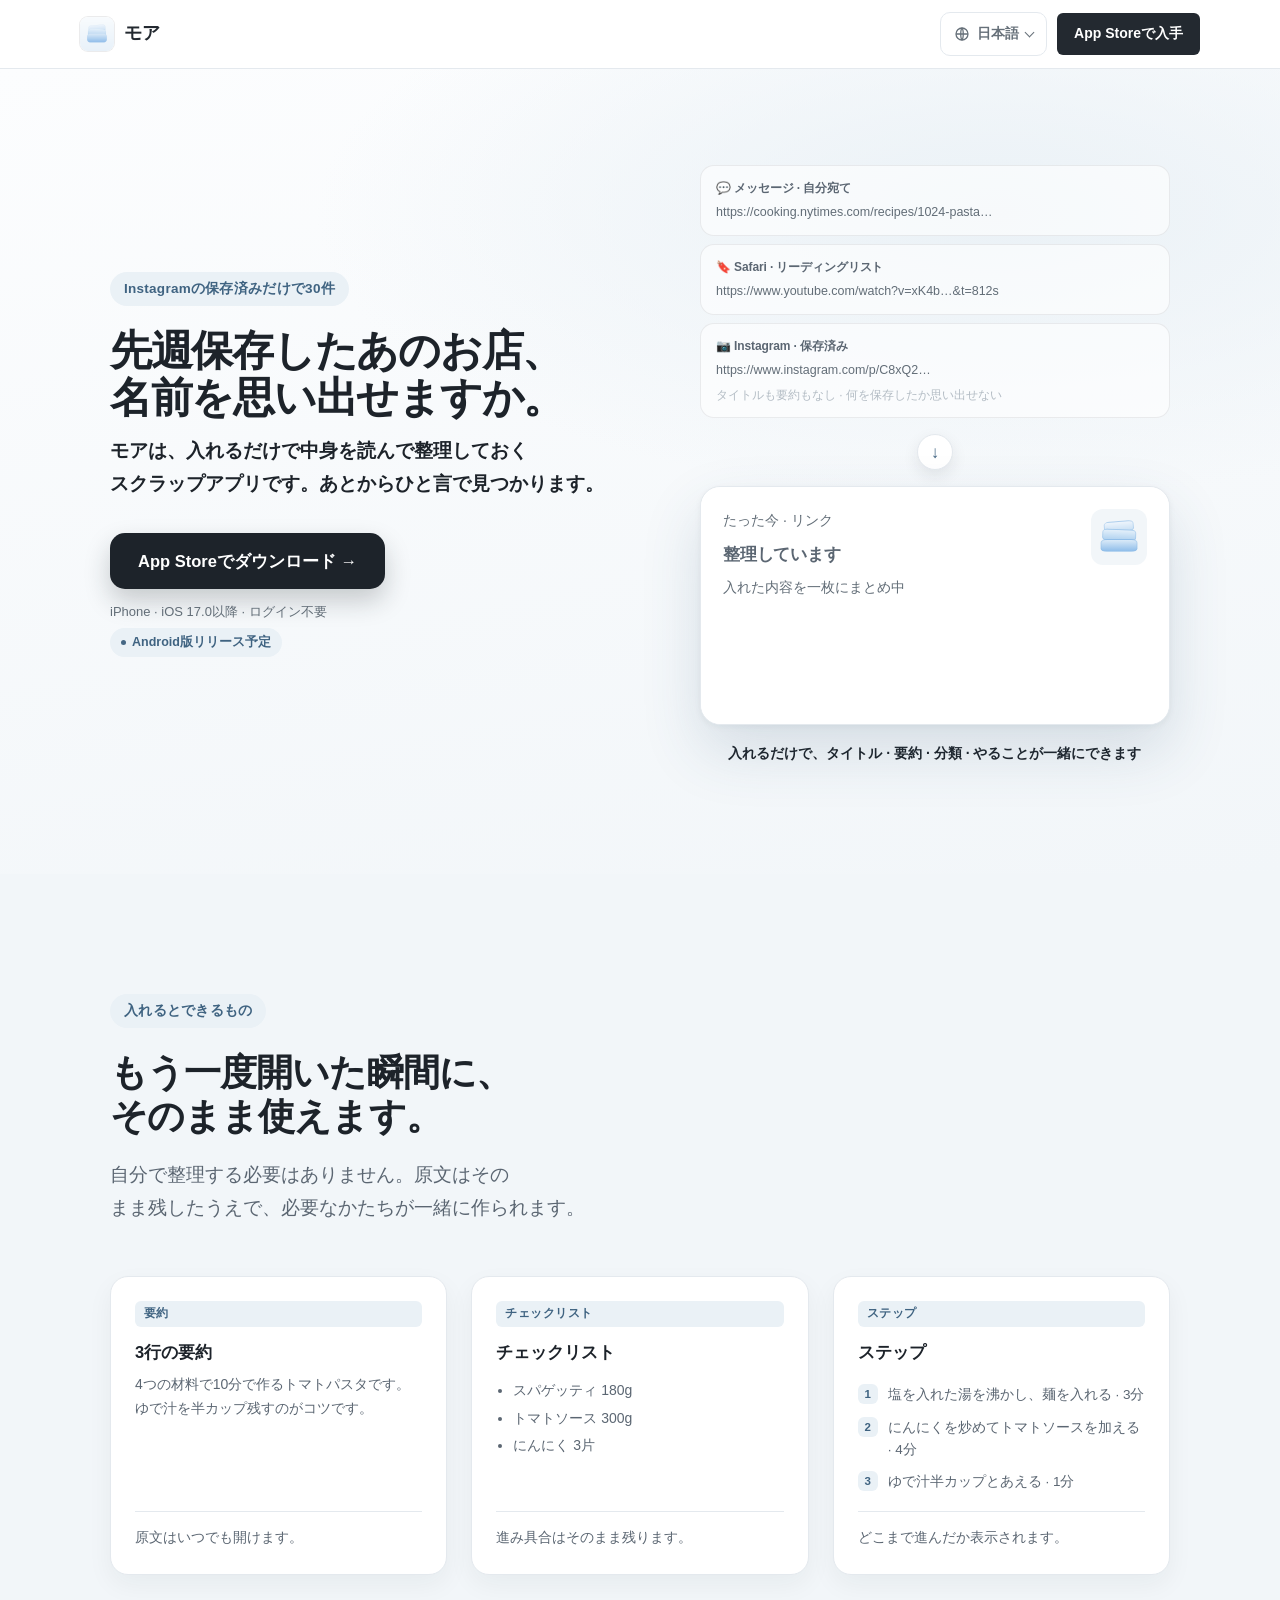
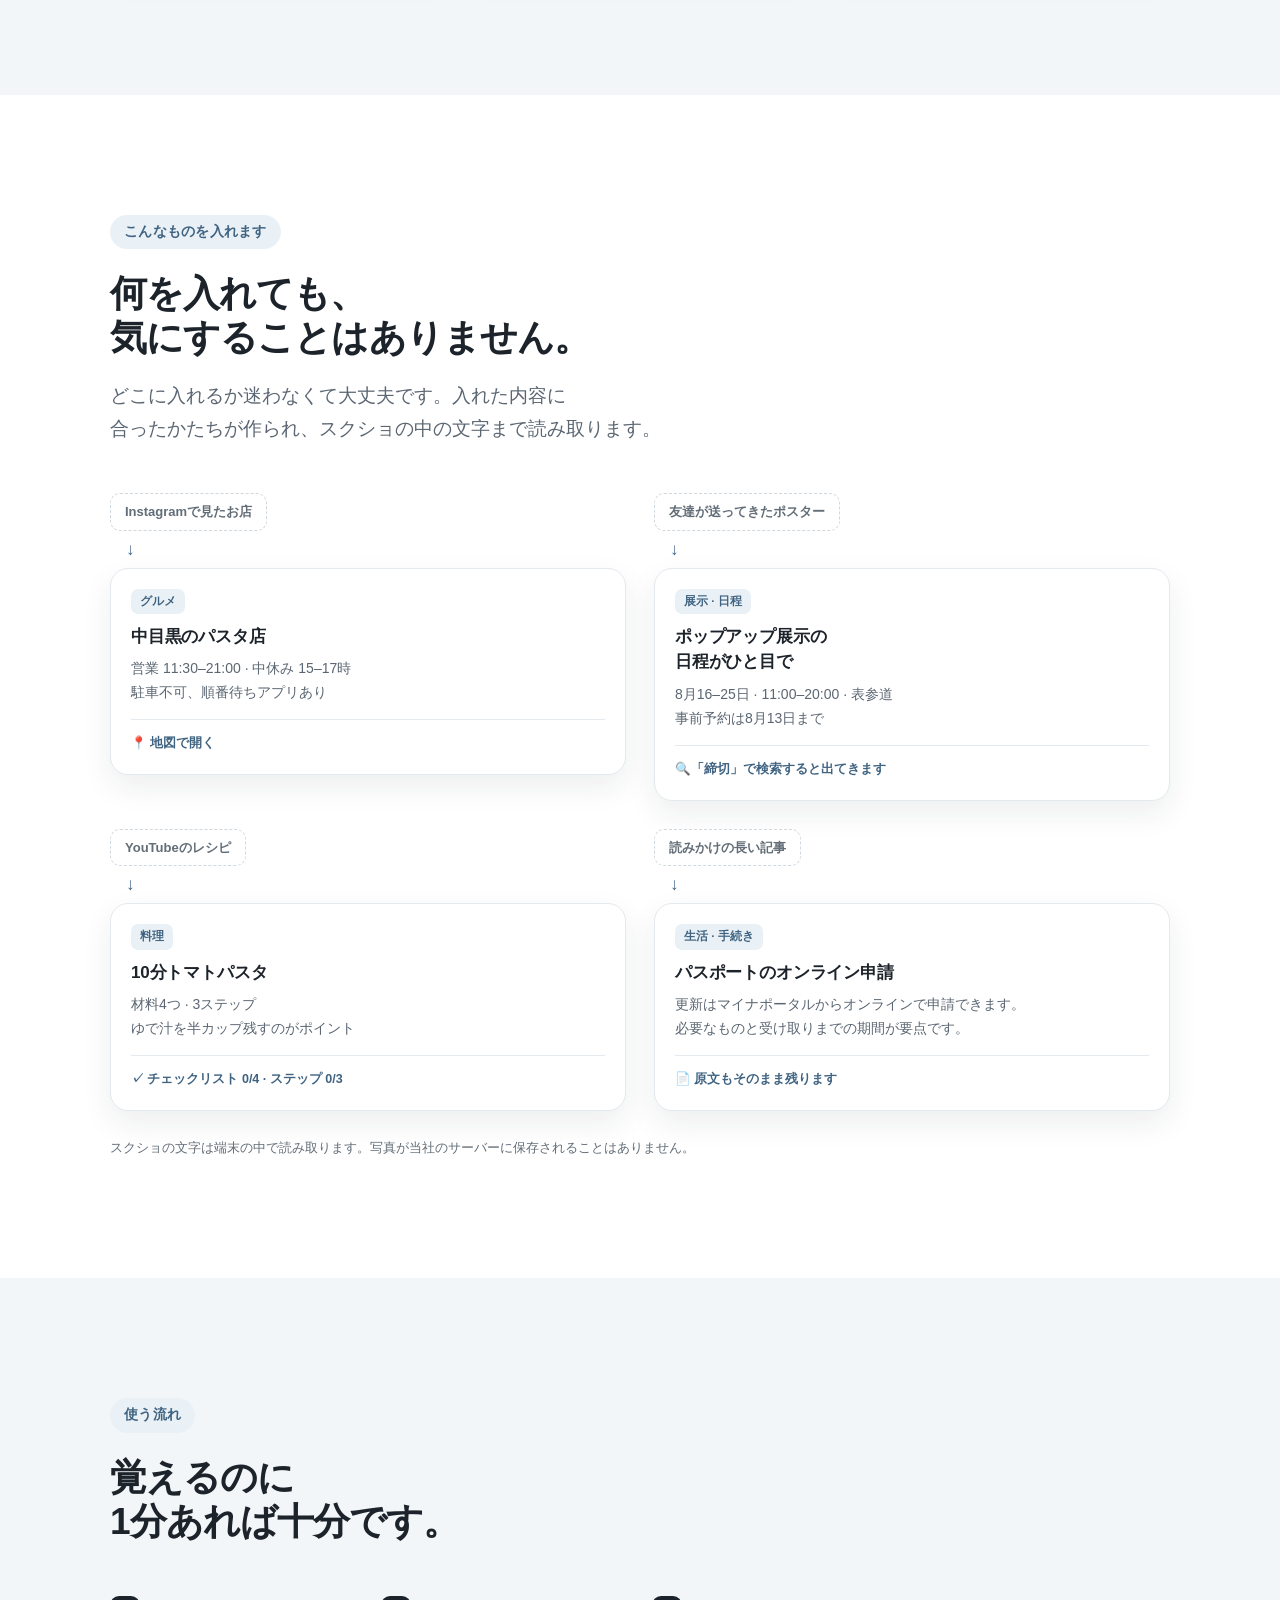
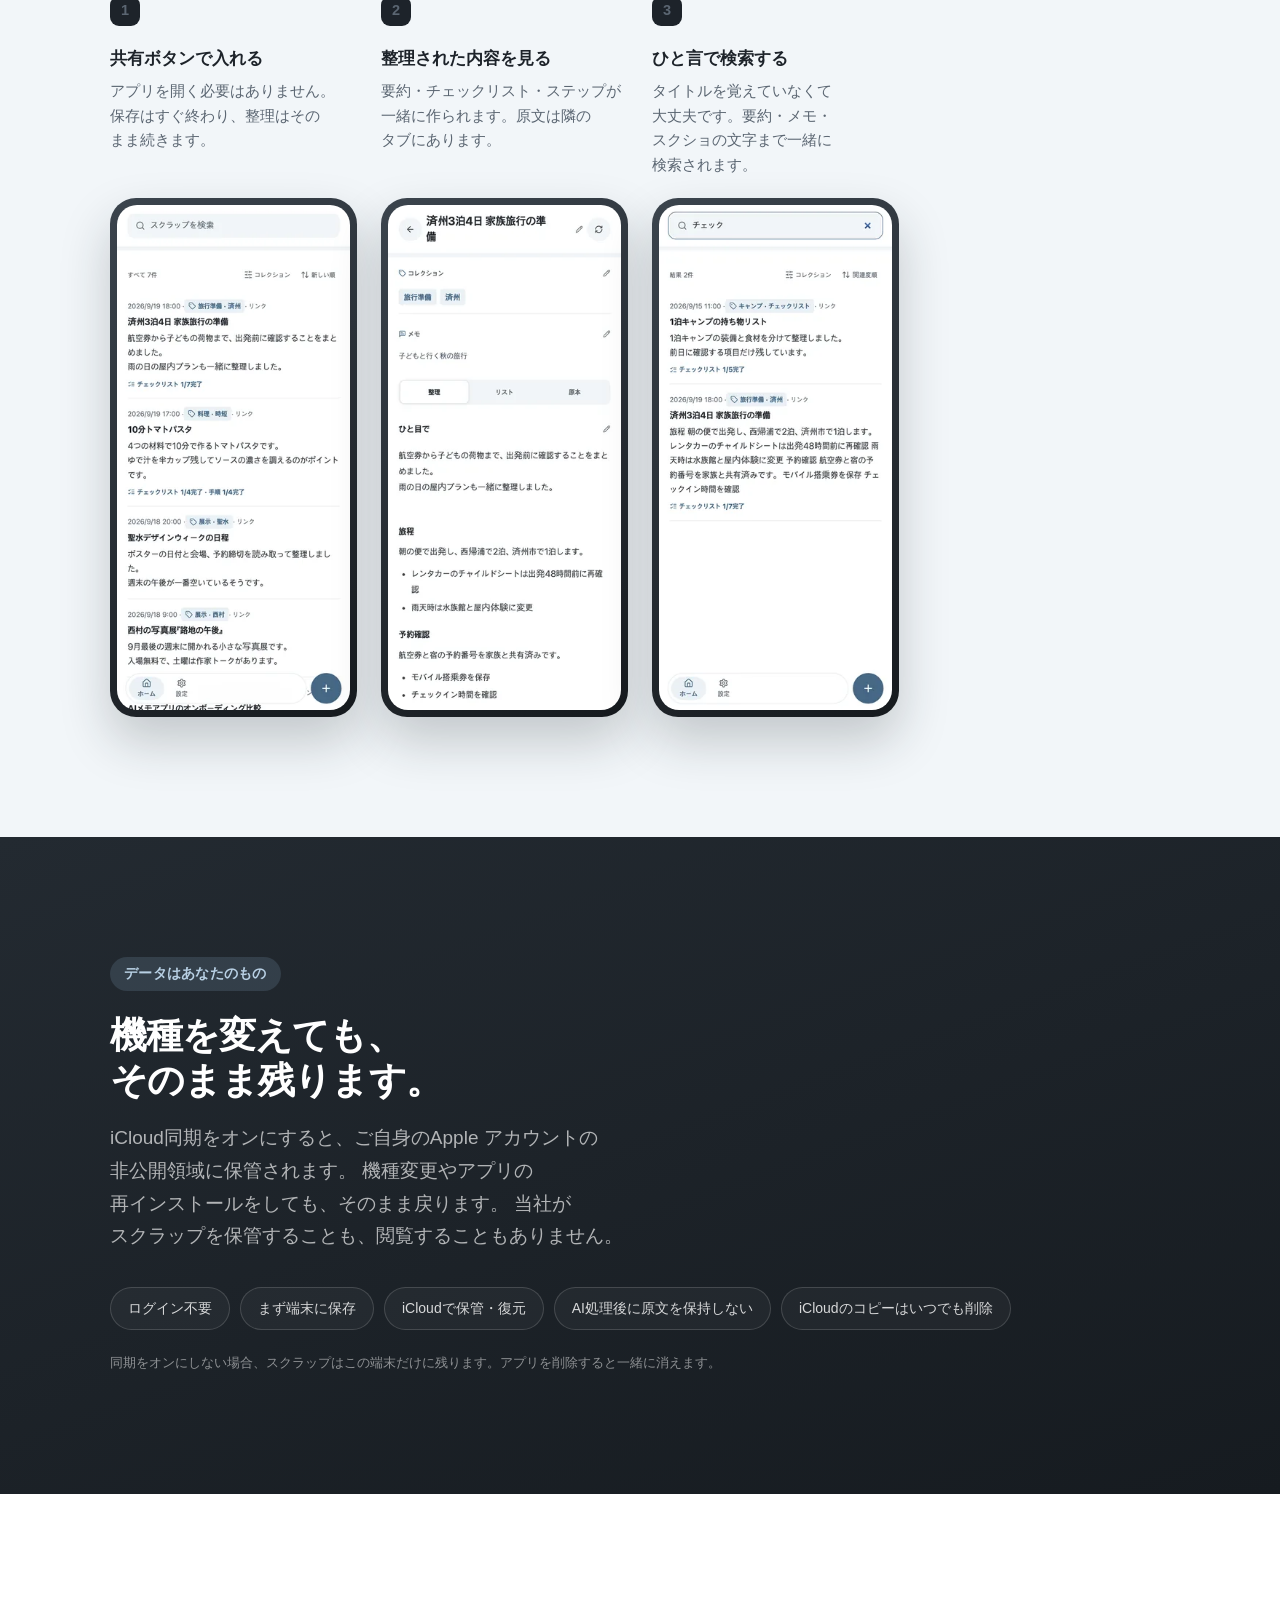
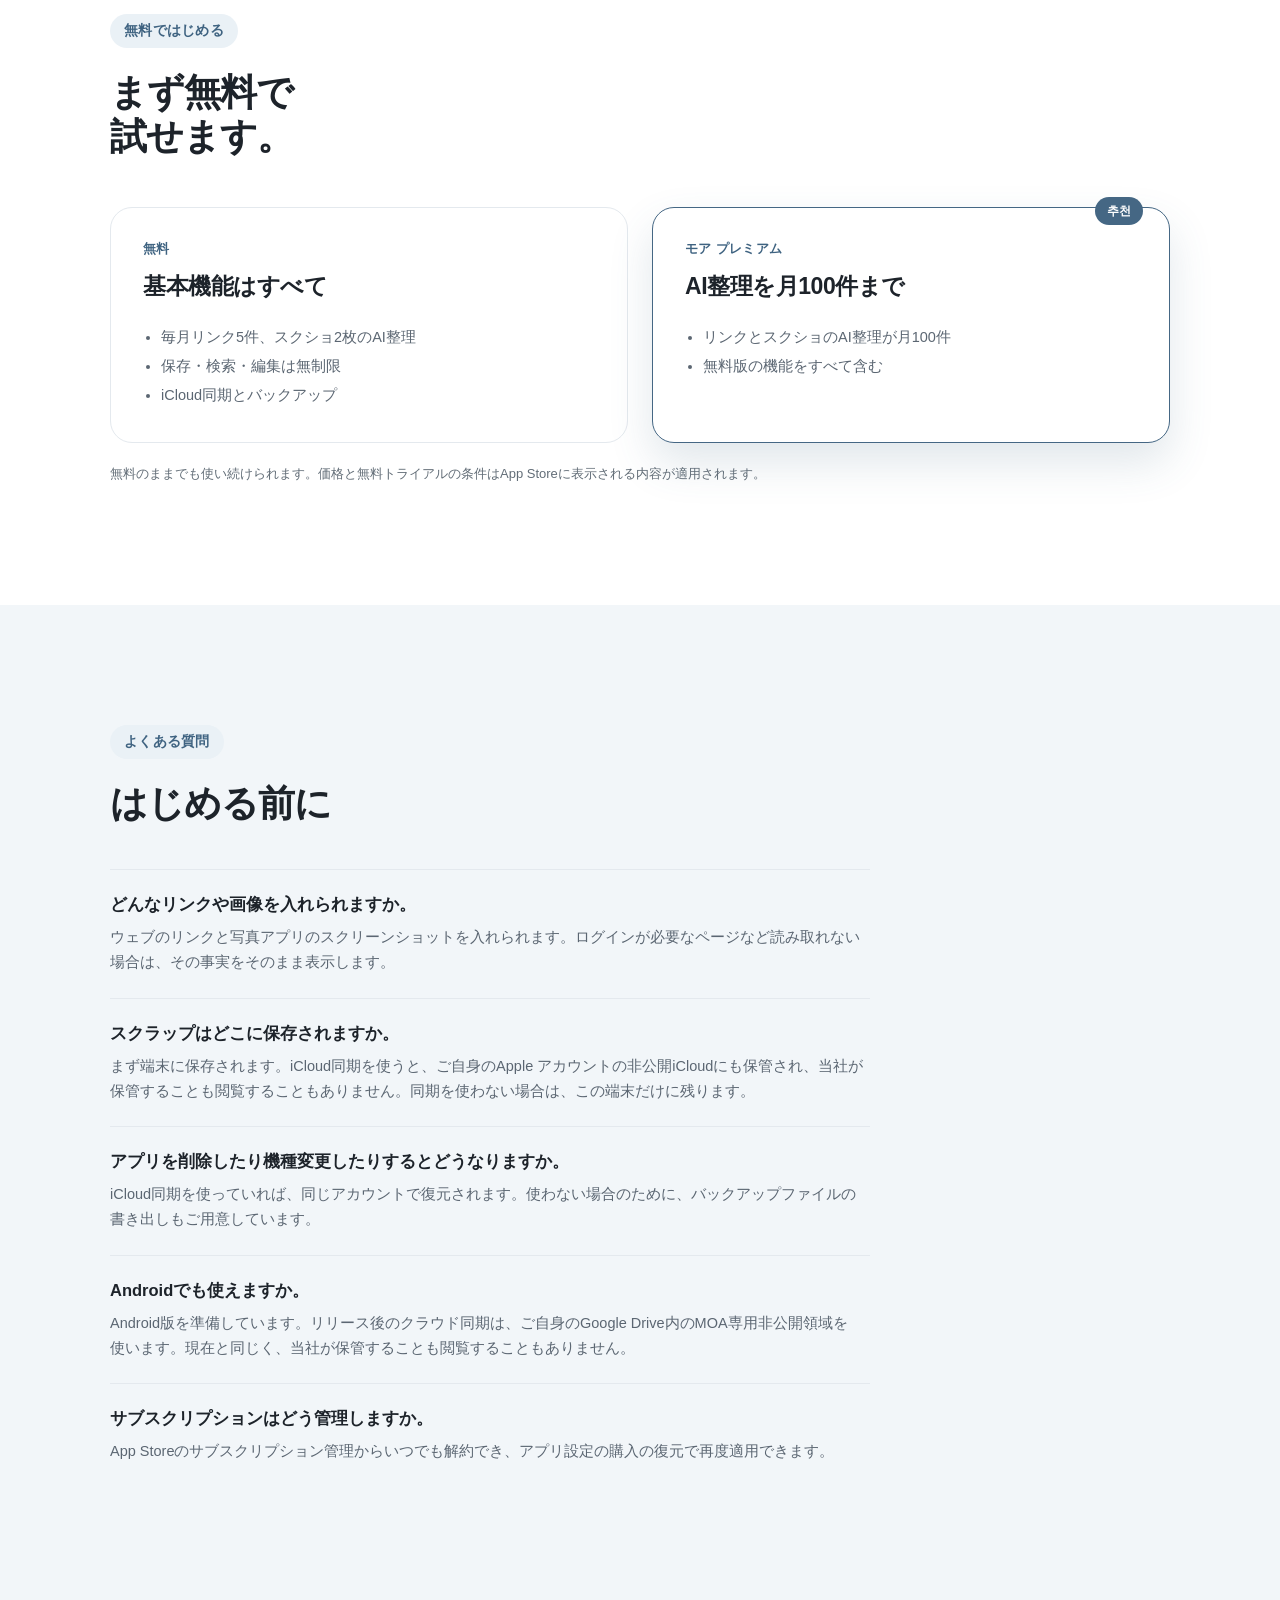
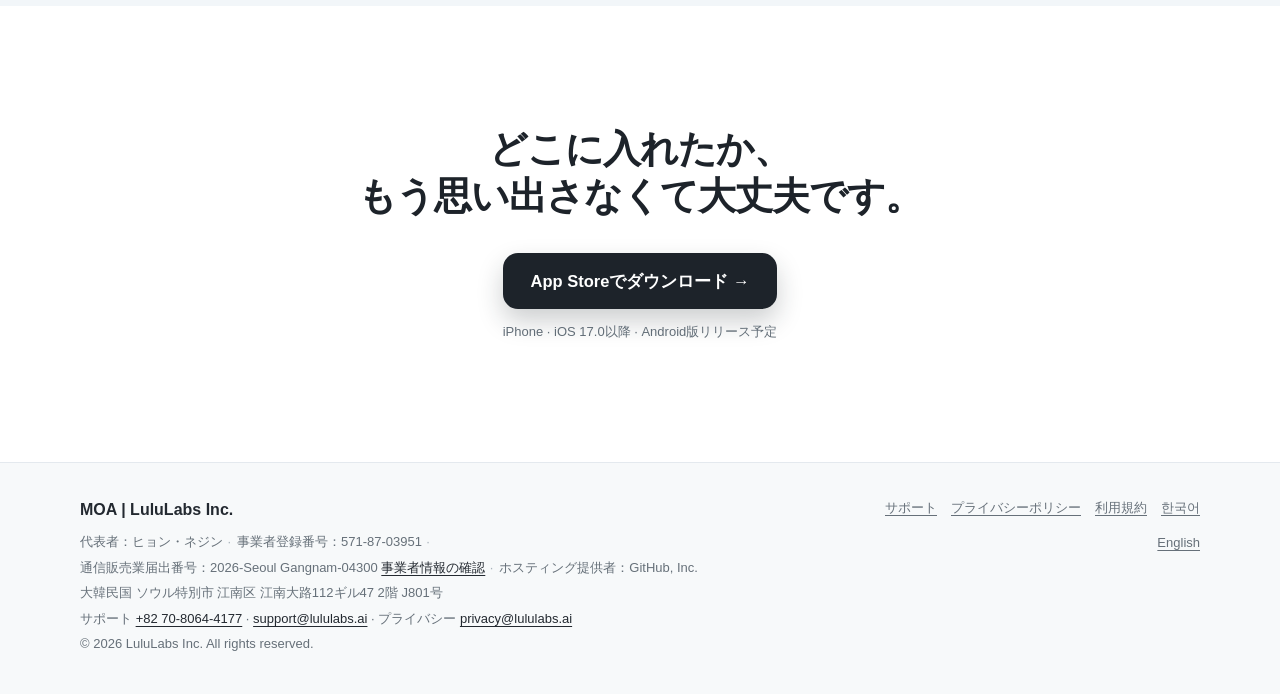
<file: ja/index.html>
<!doctype html>
<html lang="ja">
  <head>
    <meta charset="utf-8" />
    <meta name="viewport" content="width=device-width, initial-scale=1" />
    <meta
      name="description"
      content="モア（MOA）はリンクやスクリーンショットを保存し、AIで整理して、原文・要約・メモまで必要なときに検索できるiPhone用スクラップアプリです。"
    />
    <meta name="theme-color" content="#ffffff" />
    <title>モア（MOA） - リンクとスクリーンショットを、あとで見つけやすく</title>
    <link rel="canonical" href="https://moa.lululabs.ai/ja/" />
    <link rel="alternate" hreflang="ko" href="https://moa.lululabs.ai/" />
    <link rel="alternate" hreflang="en" href="https://moa.lululabs.ai/en/" />
    <link rel="alternate" hreflang="ja" href="https://moa.lululabs.ai/ja/" />
    <link rel="alternate" hreflang="x-default" href="https://moa.lululabs.ai/" />
    <meta property="og:type" content="website" />
    <meta property="og:site_name" content="MOA" />
    <meta property="og:locale" content="ja_JP" />
    <meta property="og:title" content="モア（MOA） - リンクとスクリーンショットを、あとで見つけやすく" />
    <meta
      property="og:description"
      content="リンクやスクリーンショットをAIで整理し、原文・要約・メモまで検索できます。"
    />
    <meta property="og:url" content="https://moa.lululabs.ai/ja/" />
    <meta property="og:image" content="https://moa.lululabs.ai/assets/moa-og-ja.png" />
    <meta property="og:image:width" content="1200" />
    <meta property="og:image:height" content="630" />
    <meta name="twitter:card" content="summary_large_image" />
    <meta name="twitter:title" content="モア（MOA） - リンクとスクリーンショットを、あとで見つけやすく" />
    <meta
      name="twitter:description"
      content="リンクやスクリーンショットをAIで整理する、プライベートなiPhone用スクラップアプリ。"
    />
    <meta name="twitter:image" content="https://moa.lululabs.ai/assets/moa-og-ja.png" />
    <link rel="icon" href="../assets/moa-app-icon.png?v=20260928" />
    <link rel="stylesheet" href="../styles.css?v=20260929" />
    <script type="application/ld+json">
      {
        "@context": "https://schema.org",
        "@type": "SoftwareApplication",
        "name": "モア - リンクとスクショ整理",
        "applicationCategory": "ProductivityApplication",
        "operatingSystem": "iOS 17.0 or later",
        "description": "リンクやスクリーンショットをAIで整理し、保存した内容を検索できるプライベートなiPhone用スクラップアプリです。",
        "url": "https://moa.lululabs.ai/ja/",
        "author": {
          "@type": "Organization",
          "name": "LuluLabs Inc."
        }
      }
    </script>
  </head>
  <body>
    <a class="skip-link" href="#main">本文へスキップ</a>
    <header class="site-header">
      <div class="site-header__inner">
        <a class="brand-link" href="./" aria-label="モア ホーム">
          <img src="../assets/moa-app-icon.png?v=20260928" alt="" />
          <span>モア</span>
        </a>
        <div class="site-header__actions">
          <details class="lang-switch">
            <summary aria-label="言語を選択、現在は日本語"><svg viewBox="0 0 24 24" fill="none" stroke="currentColor" stroke-width="1.9" aria-hidden="true"><circle cx="12" cy="12" r="9"/><path d="M3 12h18M12 3c2.5 2.7 2.5 15.3 0 18M12 3c-2.5 2.7-2.5 15.3 0 18"/></svg><span>日本語</span></summary>
            <ul class="lang-switch__menu">
            <li><a href="../" lang="ko" hreflang="ko">한국어</a></li>
            <li><a href="../en/" lang="en" hreflang="en">English</a></li>
            <li><a href="./" lang="ja" hreflang="ja" aria-current="true">日本語</a></li>
            </ul>
          </details>
          <a class="button button--brand button--compact" href="https://apps.apple.com/app/id6789358514">App Storeで入手</a>
        </div>
      </div>
    </header>

    <main id="main" class="home">
<!-- 1 -->
<section class="hero">
  <div class="wrap hero__grid">
    <div>
      <span class="eyebrow">Instagramの保存済みだけで30件</span>
      <h1>先週保存したあのお店、<br />名前を思い出せますか。</h1>
      <p class="lede lede--accent">モアは、入れるだけで中身を読んで整理しておくス⁠ク⁠ラ⁠ッ⁠プ⁠ア⁠プ⁠リです。あとからひと言で見つかります。</p>
      <a class="cta" href="https://apps.apple.com/app/id6789358514">App Storeでダウンロード →</a>
      <p class="req">iPhone · iOS 17.0以降 · ログイン不要</p>
      <p class="req req--soon">Android版リリース予定</p>
    </div>

    <div class="demo">
      <div class="stack">
          <div class="raw">
            <p class="raw__src">💬 メッセージ · 自分宛て</p>
            <p class="raw__u">https://cooking.nytimes.com/recipes/1024-pasta…</p>
          </div>
          <div class="raw">
            <p class="raw__src">🔖 Safari · リーディングリスト</p>
            <p class="raw__u">https://www.youtube.com/watch?v=xK4b…&amp;t=812s</p>
          </div>
          <div class="raw">
            <p class="raw__src">📷 Instagram · 保存済み</p>
            <p class="raw__u">https://www.instagram.com/p/C8xQ2…</p>
            <p class="raw__n">タイトルも要約もなし · 何を保存したか思い出せない</p>
          </div>
        </div>
      <div class="joint" aria-hidden="true"><span>↓</span></div>
      <div class="after after--hero">
          <div class="proc" aria-hidden="true"><div class="after__row"><div class="after__body"><p class="after__meta">たった今 · リンク</p><h4>整理しています</h4><p>入れた内容を一枚にまとめ中</p></div><div class="thumb thumb--proc"><span class="pile"><i class="ps ps1"></i><i class="ps ps2"></i><i class="ps ps3"></i></span></div></div></div>
          <div class="after__row">
            <div class="after__body">
              <p class="after__meta">8月1日 · スクショ <span class="tag">展示</span></p>
              <h4>ポップアップ展示の<br />日程がひと目で</h4>
              <p>ポスターの日付・場所・予約締切を読み取って、見やすく整理しました。</p>
            </div>
            <div class="thumb">
              <span class="thumb__k">DESIGN WEEK</span>
              <span class="thumb__d">AUG 16–25</span>
              <span class="thumb__l"></span><span class="thumb__l thumb__l--s"></span>
            </div>
          </div>
          <p class="chk">✓ チェックリスト 1/4 完了 · ステップ 1/4 完了</p>
        </div>
      <p class="afterhint">入れるだけで、タイトル · 要約 · 分類 · やることが一緒にできます</p>
    </div>
  </div>
</section>

<!-- 2 -->
<section class="sec sec--soft" id="what">
  <div class="wrap">
    <span class="eyebrow">入れるとできるもの</span>
    <h2>もう一度開いた瞬間に、<br />そのまま使えます。</h2>
    <p class="lede">自分で整理する必要はありません。原文はそのまま残したうえで、必要なかたちが一緒に作られます。</p>

    <div class="grid3">
      <div class="card">
        <span class="card__k">要約</span>
        <h3>3行の要約</h3>
        <p>4つの材料で10分で作るトマトパスタです。ゆで汁を半カップ残すのがコツです。</p>
        <p class="mini">原文はいつでも開けます。</p>
      </div>
      <div class="card">
        <span class="card__k">チェックリスト</span>
        <h3>チェックリスト</h3>
        <ul><li>スパゲッティ 180g</li><li>トマトソース 300g</li><li>にんにく 3片</li></ul>
        <p class="mini">進み具合はそのまま残ります。</p>
      </div>
      <div class="card">
        <span class="card__k">ステップ</span>
        <h3>ステップ</h3>
        <div class="step"><b>1</b><span>塩を入れた湯を沸かし、麺を入れる · 3分</span></div>
        <div class="step"><b>2</b><span>にんにくを炒めてトマトソースを加える · 4分</span></div>
        <div class="step"><b>3</b><span>ゆで汁半カップとあえる · 1分</span></div>
        <p class="mini">どこまで進んだか表示されます。</p>
      </div>
    </div>
  </div>
</section>

<!-- 3 -->
<section class="sec" id="cases">
  <div class="wrap">
    <span class="eyebrow">こんなものを入れます</span>
    <h2>何を入れても、<br />気にすることはありません。</h2>
    <p class="lede">どこに入れるか迷わなくて大丈夫です。入れた内容に合ったかたちが作られ、スクショの中の文字まで読み取ります。</p>

    <div class="cases">
      <div class="case">
        <p class="case__from"><span class="chip chip--src">Instagramで見たお店</span></p>
        <p class="case__arrow">↓</p>
        <div class="after">
          <div class="tags"><span class="tag">グルメ</span></div>
          <h4>中目黒のパスタ店</h4>
          <p>営業 11:30–21:00 · 中休み 15–17時<br />駐車不可、順番待ちアプリあり</p>
          <p class="chk">📍 地図で開く</p>
        </div>
      </div>

      <div class="case">
        <p class="case__from"><span class="chip chip--src">友達が送ってきたポスター</span></p>
        <p class="case__arrow">↓</p>
        <div class="after">
          <div class="tags"><span class="tag">展示 · 日程</span></div>
          <h4>ポップアップ展示の<br />日程がひと目で</h4>
          <p>8月16–25日 · 11:00–20:00 · 表参道<br />事前予約は8月13日まで</p>
          <p class="chk">🔍「締切」で検索すると出てきます</p>
        </div>
      </div>

      <div class="case">
        <p class="case__from"><span class="chip chip--src">YouTubeのレシピ</span></p>
        <p class="case__arrow">↓</p>
        <div class="after">
          <div class="tags"><span class="tag">料理</span></div>
          <h4>10分トマトパスタ</h4>
          <p>材料4つ · 3ステップ<br />ゆで汁を半カップ残すのがポイント</p>
          <p class="chk">✓ チェックリスト 0/4 · ステップ 0/3</p>
        </div>
      </div>

      <div class="case">
        <p class="case__from"><span class="chip chip--src">読みかけの長い記事</span></p>
        <p class="case__arrow">↓</p>
        <div class="after">
          <div class="tags"><span class="tag">生活 · 手続き</span></div>
          <h4>パスポートのオンライン申請</h4>
          <p>更新はマイナポータルからオンラインで申請できます。<br />必要なものと受け取りまでの期間が要点です。</p>
          <p class="chk">📄 原文もそのまま残ります</p>
        </div>
      </div>
    </div>

    <p class="mini" style="margin-top:26px">スクショの文字は端末の中で読み取ります。写真が当社のサーバーに保存されることはありません。</p>
  </div>
</section>

<!-- 4 -->
<section class="sec sec--soft" id="how">
  <div class="wrap">
    <span class="eyebrow">使う流れ</span>
    <h2>覚えるのに<br />1分あれば十分です。</h2>

    <div class="shots">
      <div class="shot">
        <p class="shot__n">1</p>
        <strong>共有ボタンで入れる</strong>
        <p>アプリを開く必要はありません。保存はすぐ終わり、整理はそのまま続きます。</p>
        <div class="frame"><picture>
              <source type="image/webp" srcset="../assets/moa-home-ja@1x.webp?v=20260929 320w, ../assets/moa-home-ja@2x.webp?v=20260929 640w" sizes="(max-width: 820px) 88vw, 260px" />
              <img src="../assets/moa-home-ja@2x.png?v=20260929" width="640" height="1387" alt="保存したスクラップが分類と要約とともに一覧で表示されるモア画面" decoding="async" fetchpriority="high" />
            </picture></div>
      </div>
      <div class="shot">
        <p class="shot__n">2</p>
        <strong>整理された内容を見る</strong>
        <p>要約・チェックリスト・ステップが一緒に作られます。原文は隣のタブにあります。</p>
        <div class="frame"><picture>
              <source type="image/webp" srcset="../assets/moa-detail-ja@1x.webp?v=20260929 320w, ../assets/moa-detail-ja@2x.webp?v=20260929 640w" sizes="(max-width: 820px) 88vw, 260px" />
              <img src="../assets/moa-detail-ja@2x.png?v=20260929" width="640" height="1387" alt="整理された内容と原文を並べて見るモアの詳細画面" loading="lazy" decoding="async" />
            </picture></div>
      </div>
      <div class="shot">
        <p class="shot__n">3</p>
        <strong>ひと言で検索する</strong>
        <p>タイトルを覚えていなくて大丈夫です。要約・メモ・スクショの文字まで一緒に検索されます。</p>
        <div class="frame"><picture>
              <source type="image/webp" srcset="../assets/moa-search-ja@1x.webp?v=20260929 320w, ../assets/moa-search-ja@2x.webp?v=20260929 640w" sizes="(max-width: 820px) 88vw, 260px" />
              <img src="../assets/moa-search-ja@2x.png?v=20260929" width="640" height="1387" alt="ひと言で検索したモアの結果画面" loading="lazy" decoding="async" />
            </picture></div>
      </div>
    </div>
  </div>
</section>

<!-- 5 -->
<section class="sec sec--dark" id="privacy">
  <div class="wrap">
    <span class="eyebrow">データはあなたのもの</span>
    <h2>機種を変えても、<br />そのまま残ります。</h2>
    <p class="lede">iCloud同期をオンにすると、ご自身のApple アカウントの非公開領域に保管されます。
      機種変更やアプリの再インストールをしても、そのまま戻ります。
      当社がスクラップを保管することも、閲覧することもありません。</p>
    <div class="pills">
      <span class="pill">ログイン不要</span>
      <span class="pill">まず端末に保存</span>
      <span class="pill">iCloudで保管・復元</span>
      <span class="pill">AI処理後に原文を保持しない</span>
      <span class="pill">iCloudのコピーはいつでも削除</span>
    </div>
    <p class="mini" style="margin-top:22px;color:rgba(255,255,255,.5)">
      同期をオンにしない場合、スクラップはこの端末だけに残ります。アプリを削除すると一緒に消えます。</p>
  </div>
</section>

<!-- 6 -->
<section class="sec" id="plans">
  <div class="wrap">
    <span class="eyebrow">無料ではじめる</span>
    <h2>まず無料で<br />試せます。</h2>
    <div class="plans">
      <div class="plan">
        <p class="plan__k">無料</p>
        <h3>基本機能はすべて</h3>
        <ul>
          <li>毎月リンク5件、スクショ2枚のAI整理</li>
          <li>保存・検索・編集は無制限</li>
          <li>iCloud同期とバックアップ</li>
        </ul>
      </div>
      <div class="plan plan--pro">
        <p class="plan__k">モア プレミアム</p>
        <h3>AI整理を月100件まで</h3>
        <ul>
          <li>リンクとスクショのAI整理が月100件</li>
          <li>無料版の機能をすべて含む</li>
        </ul>
      </div>
    </div>
    <p class="mini" style="margin-top:20px">無料のままでも使い続けられます。価格と無料トライアルの条件はApp Storeに表示される内容が適用されます。</p>
  </div>
</section>

<!-- 7 -->
<section class="sec sec--soft" id="faq">
  <div class="wrap">
    <span class="eyebrow">よくある質問</span>
    <h2>はじめる前に</h2>
    <div class="faq">
      <div class="qa"><h3>どんなリンクや画像を入れられますか。</h3>
        <p>ウェブのリンクと写真アプリのスクリーンショットを入れられます。ログインが必要なページなど読み取れない場合は、その事実をそのまま表示します。</p></div>
      <div class="qa"><h3>スクラップはどこに保存されますか。</h3>
        <p>まず端末に保存されます。iCloud同期を使うと、ご自身のApple アカウントの非公開iCloudにも保管され、当社が保管することも閲覧することもありません。同期を使わない場合は、この端末だけに残ります。</p></div>
      <div class="qa"><h3>アプリを削除したり機種変更したりするとどうなりますか。</h3>
        <p>iCloud同期を使っていれば、同じアカウントで復元されます。使わない場合のために、バックアップファイルの書き出しもご用意しています。</p></div>
      <div class="qa"><h3>Androidでも使えますか。</h3>
        <p>Android版を準備しています。リリース後のクラウド同期は、ご自身のGoogle Drive内のMOA専用非公開領域を使います。現在と同じく、当社が保管することも閲覧することもありません。</p></div>
      <div class="qa"><h3>サブスクリプションはどう管理しますか。</h3>
        <p>App Storeのサブスクリプション管理からいつでも解約でき、アプリ設定の購入の復元で再度適用できます。</p></div>
    </div>
  </div>
</section>

<section class="final">
  <div class="wrap">
    <h2>どこに入れたか、<br />もう思い出さなくて大丈夫です。</h2>
    <a class="cta" href="https://apps.apple.com/app/id6789358514">App Storeでダウンロード →</a>
    <p class="req">iPhone · iOS 17.0以降 · Android版リリース予定</p>
  </div>
</section>
    </main>

    <footer class="site-footer">
      <div class="site-footer__inner">
        <div class="business-disclosure">
          <strong>MOA | LuluLabs Inc.</strong>
          <div class="business-disclosure__details">
            <span>代表者：ヒョン・ネジン</span>
            <span>事業者登録番号：571-87-03951</span>
            <span>通信販売業届出番号：2026-Seoul Gangnam-04300 <a href="https://www.ftc.go.kr/bizCommPop.do?wrkr_no=5718703951" target="_blank" rel="noopener">事業者情報の確認</a></span>
            <span>ホスティング提供者：GitHub, Inc.</span>
          </div>
          <p>大韓民国 ソウル特別市 江南区 江南大路112ギル47 2階 J801号</p>
          <p>
            サポート <a href="tel:+827080644177">+82 70-8064-4177</a> · <a href="mailto:support@lululabs.ai">support@lululabs.ai</a> ·
            プライバシー <a href="mailto:privacy@lululabs.ai">privacy@lululabs.ai</a>
          </p>
          <p>© 2026 LuluLabs Inc. All rights reserved.</p>
        </div>
        <nav class="footer-links" aria-label="フッター">
          <a href="support/">サポート</a>
          <a href="privacy/">プライバシーポリシー</a>
          <a href="terms/">利用規約</a>
          <a href="../" lang="ko">한국어</a>
          <a href="../en/" lang="en">English</a>
        </nav>
      </div>
    </footer>
  </body>
</html>
</file>
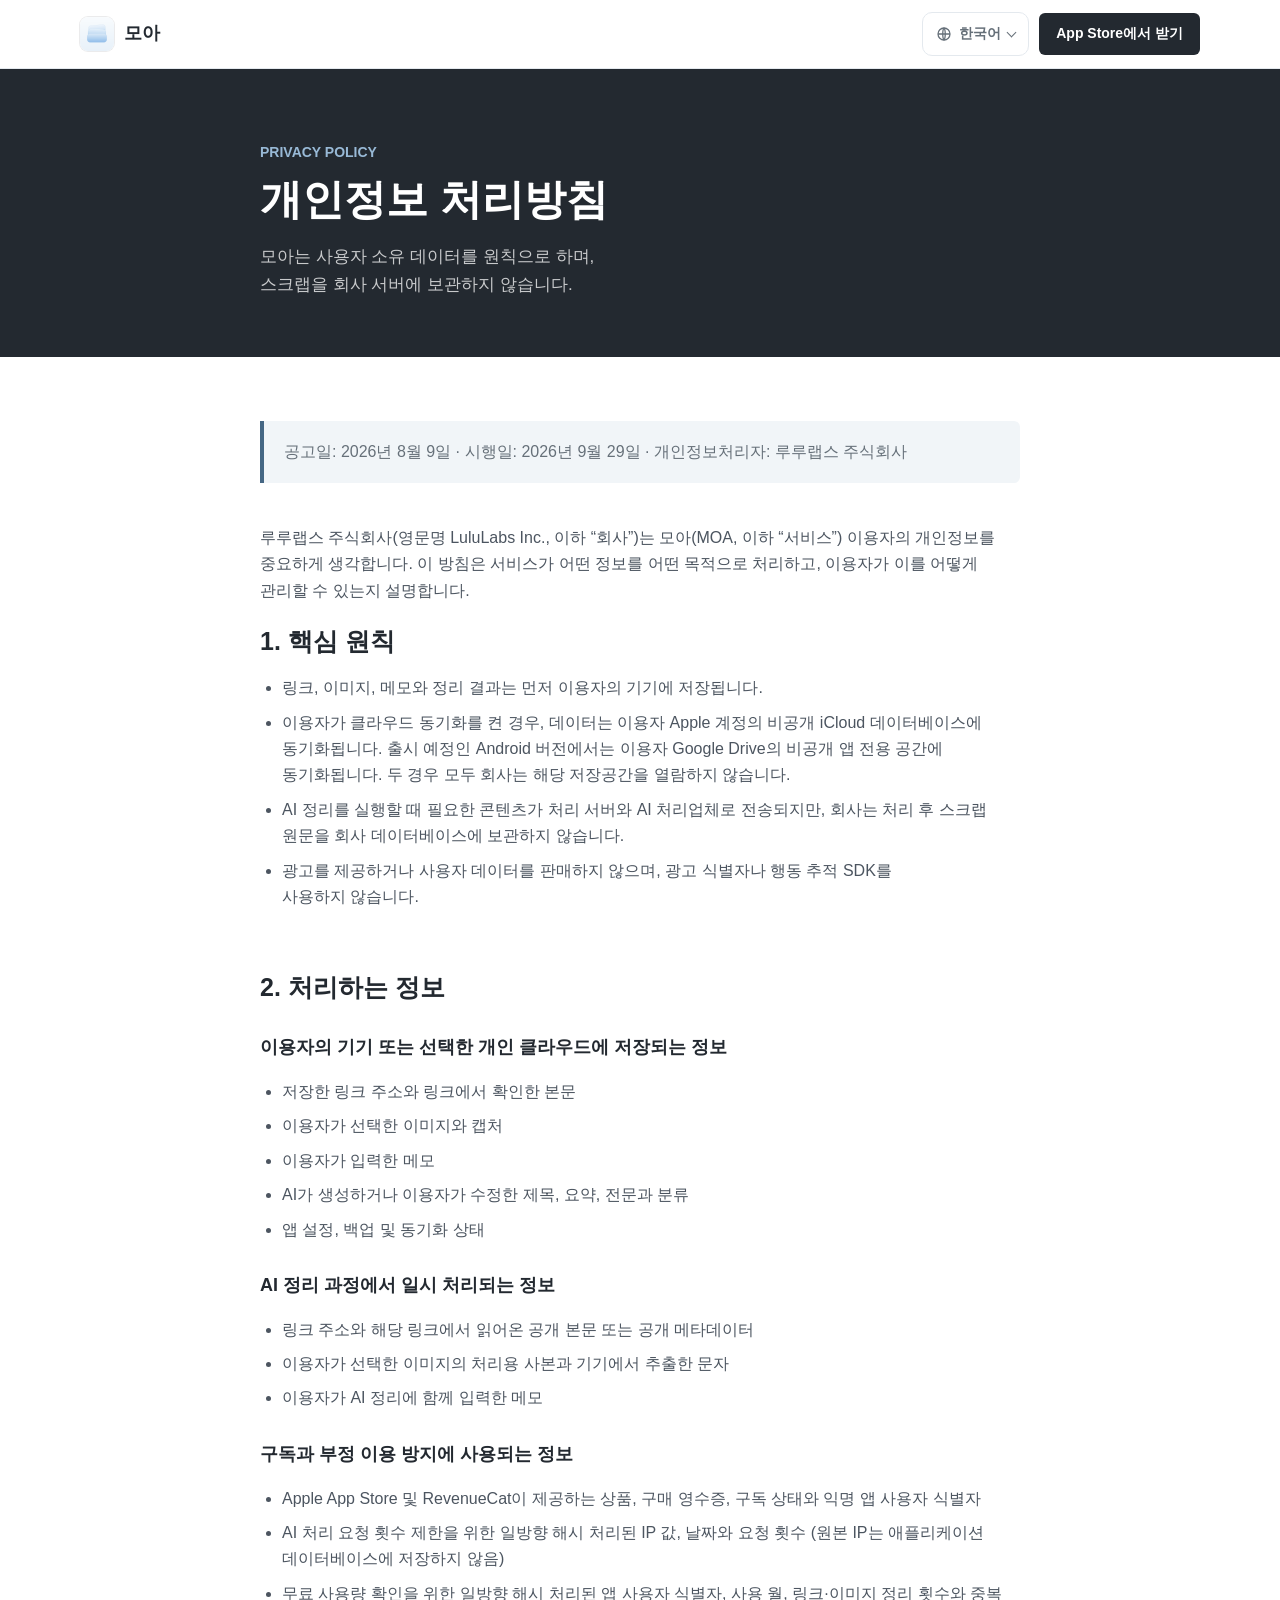
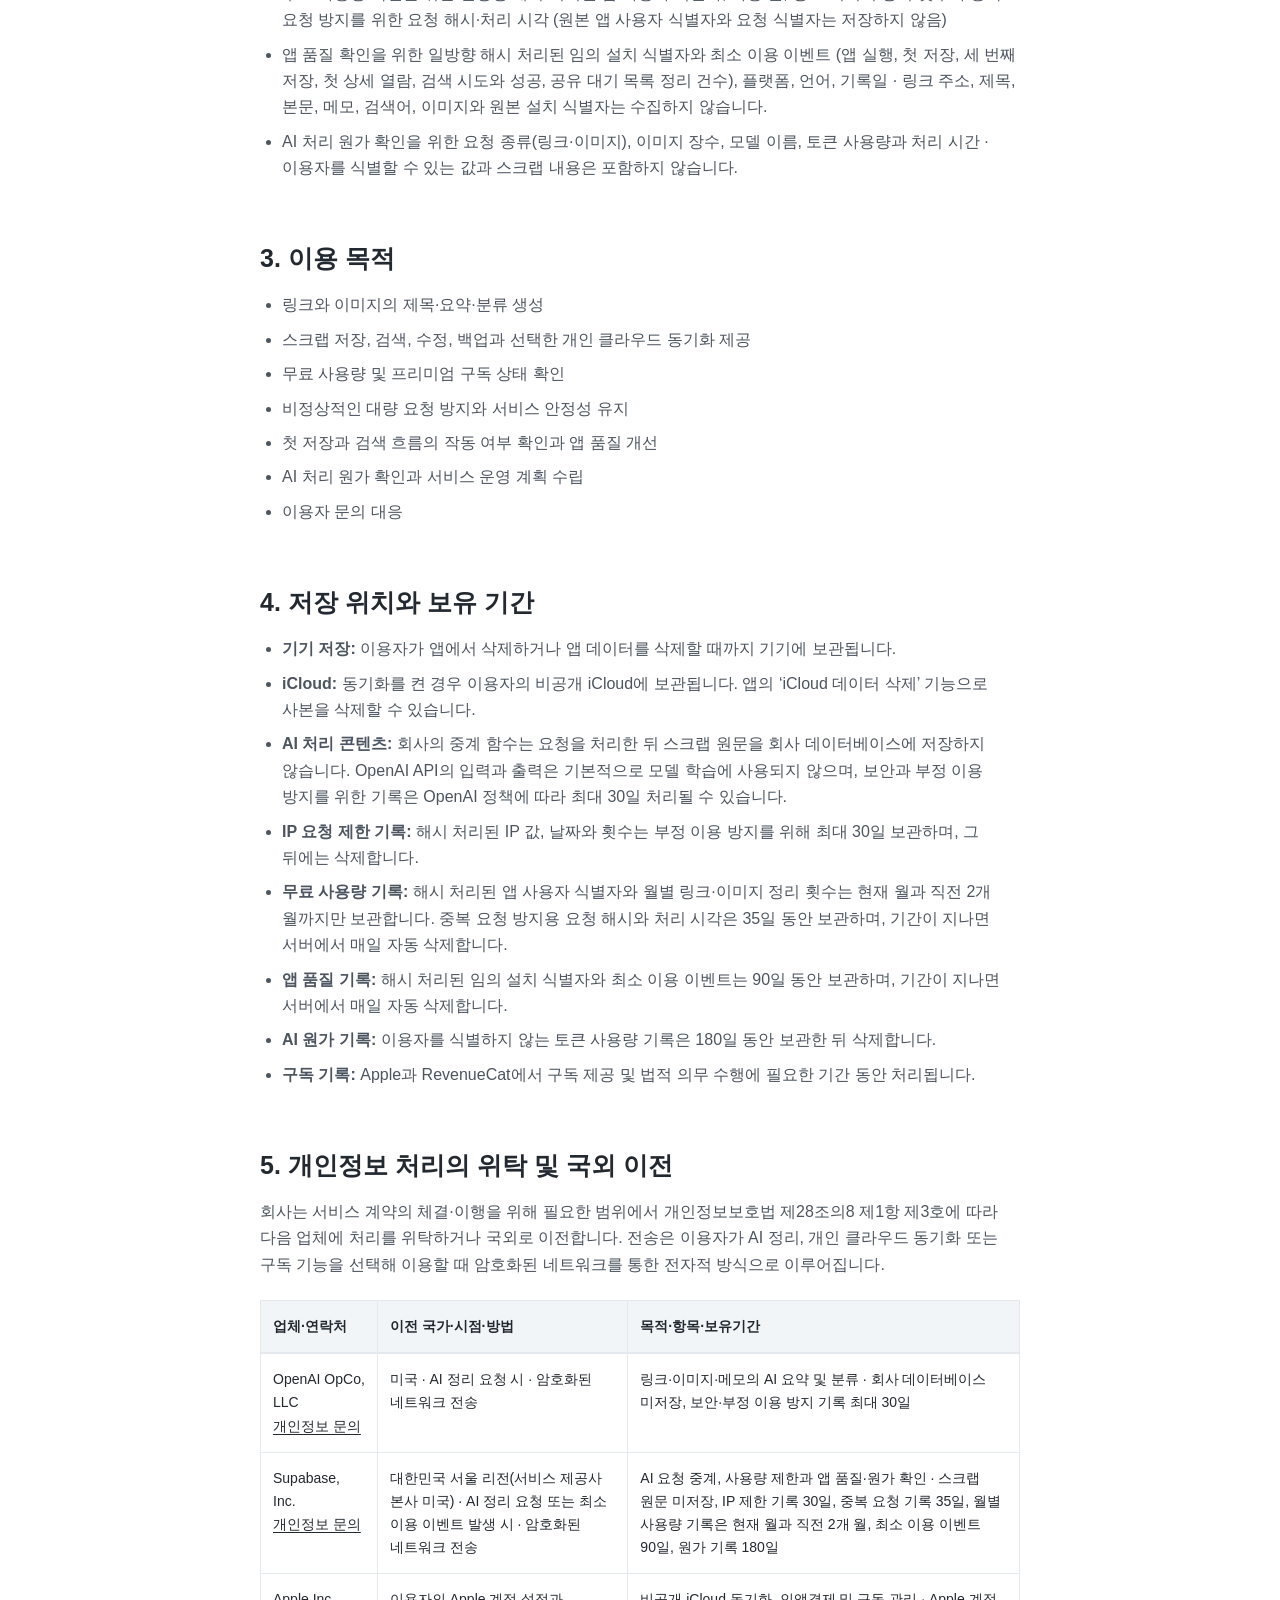
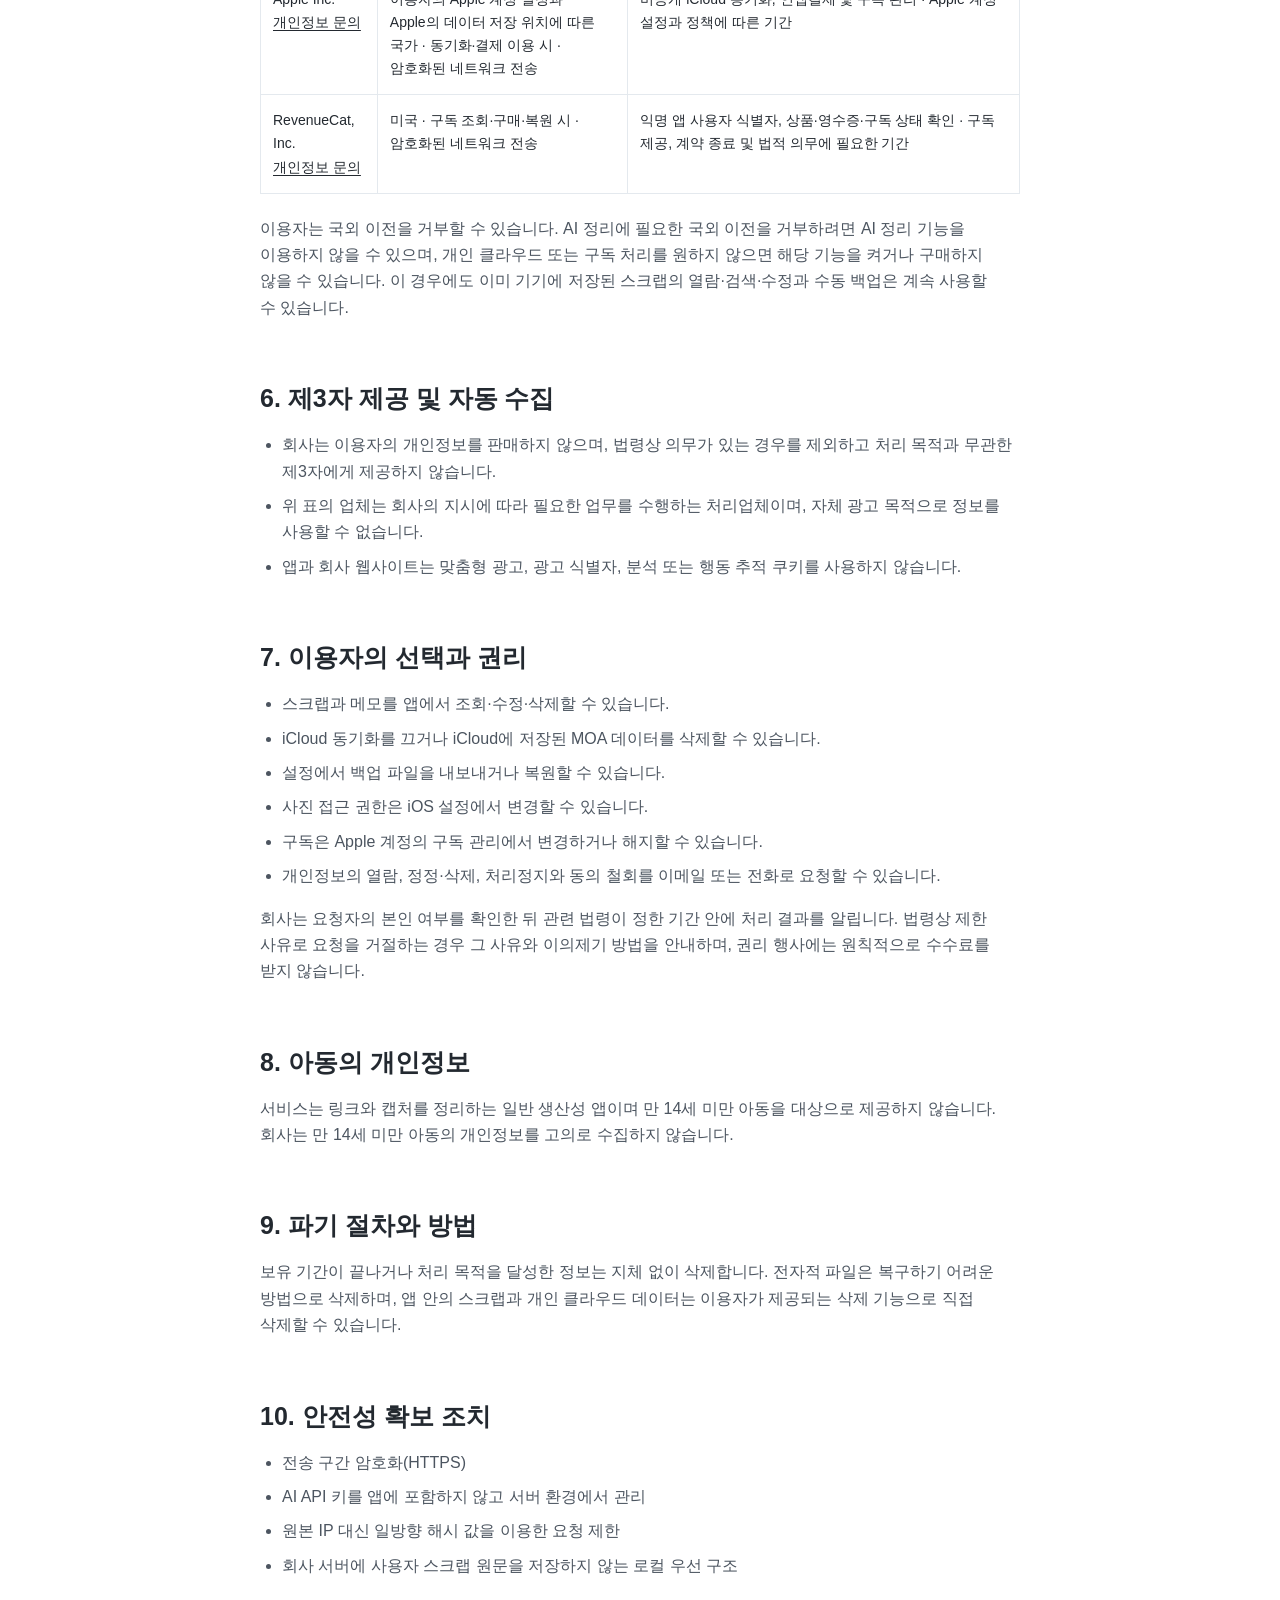
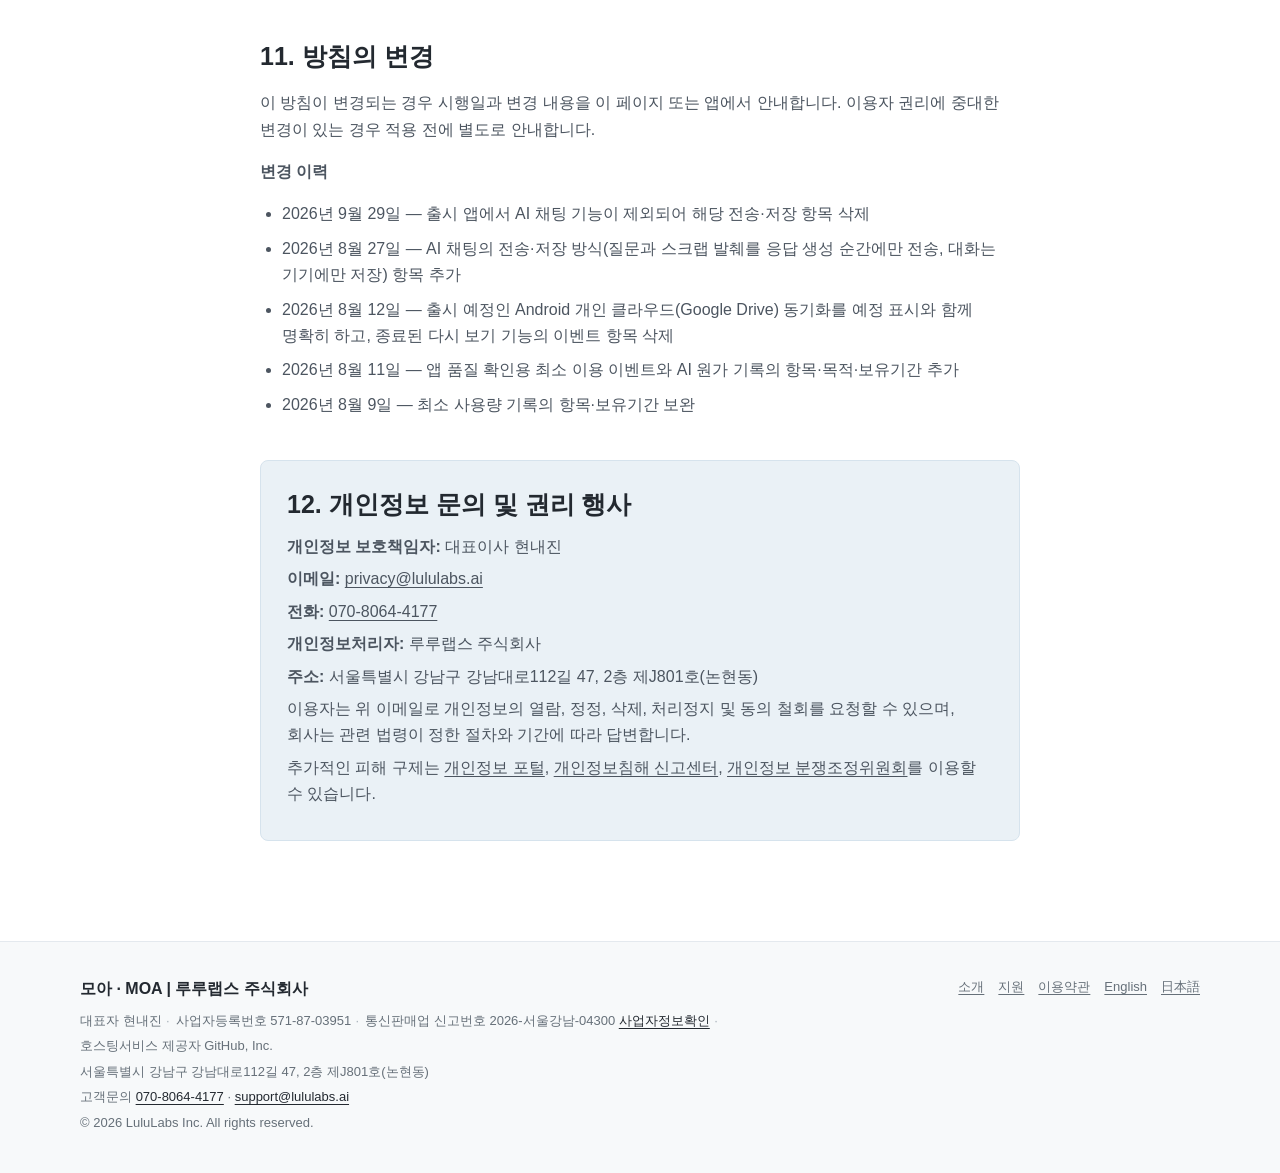
<file: privacy/index.html>
<!doctype html>
<html lang="ko">
  <head>
    <meta charset="utf-8" />
    <meta name="viewport" content="width=device-width, initial-scale=1" />
    <meta
      name="description"
      content="모아(MOA) 개인정보 처리방침. 로컬 저장, iCloud 동기화, AI 처리와 구독 정보 처리 방식을 안내합니다."
    />
    <meta name="theme-color" content="#ffffff" />
    <title>개인정보 처리방침 - 모아(MOA)</title>
    <link rel="alternate" hreflang="ko" href="https://moa.lululabs.ai/privacy/" />
    <link rel="alternate" hreflang="en" href="https://moa.lululabs.ai/en/privacy/" />
    <link rel="alternate" hreflang="ja" href="https://moa.lululabs.ai/ja/privacy/" />
    <link rel="canonical" href="https://moa.lululabs.ai/privacy/" />
    <link rel="alternate" hreflang="x-default" href="https://moa.lululabs.ai/privacy/" />
    <meta property="og:type" content="website" />
    <meta property="og:site_name" content="MOA" />
    <meta property="og:locale" content="ko_KR" />
    <meta property="og:title" content="개인정보 처리방침 - 모아(MOA)" />
    <meta property="og:description" content="개인정보 처리방침 - 모아(MOA)" />
    <meta property="og:url" content="https://moa.lululabs.ai/privacy/" />
    <meta property="og:image" content="https://moa.lululabs.ai/assets/moa-og-ko.png" />
    <meta property="og:image:width" content="1200" />
    <meta property="og:image:height" content="630" />
    <meta name="twitter:card" content="summary_large_image" />
    <meta name="twitter:title" content="개인정보 처리방침 - 모아(MOA)" />
    <meta name="twitter:description" content="개인정보 처리방침 - 모아(MOA)" />
    <meta name="twitter:image" content="https://moa.lululabs.ai/assets/moa-og-ko.png" />
    <link rel="icon" href="../assets/moa-app-icon.png?v=20260928" />
    <link rel="stylesheet" href="../styles.css?v=20260929" />
  </head>
  <body>
    <a class="skip-link" href="#main">본문으로 건너뛰기</a>
    <header class="site-header">
      <div class="site-header__inner">
        <a class="brand-link" href="../" aria-label="모아 홈">
          <img src="../assets/moa-app-icon.png?v=20260928" alt="" />
          <span>모아</span>
        </a>
        <div class="site-header__actions">
          <details class="lang-switch">
            <summary aria-label="언어 선택, 현재 한국어"><svg viewBox="0 0 24 24" fill="none" stroke="currentColor" stroke-width="1.9" aria-hidden="true"><circle cx="12" cy="12" r="9"/><path d="M3 12h18M12 3c2.5 2.7 2.5 15.3 0 18M12 3c-2.5 2.7-2.5 15.3 0 18"/></svg><span>한국어</span></summary>
            <ul class="lang-switch__menu">
            <li><a href="../" lang="ko" hreflang="ko" aria-current="true">한국어</a></li>
            <li><a href="../en/privacy/" lang="en" hreflang="en">English</a></li>
            <li><a href="../ja/privacy/" lang="ja" hreflang="ja">日本語</a></li>
            </ul>
          </details>
          <a class="button button--brand button--compact" href="https://apps.apple.com/app/id6789358514">App Store에서 받기</a>
        </div>
      </div>
    </header>

    <main id="main">
      <section class="page-hero">
        <div class="page-hero__inner">
          <p>PRIVACY POLICY</p>
          <h1>개인정보 처리방침</h1>
          <div class="page-hero__lede">
            모아는 사용자 소유 데이터를 원칙으로 하며, 스크랩을 회사 서버에 보관하지 않습니다.
          </div>
        </div>
      </section>

      <article class="document">
        <div class="document__meta">
          공고일: 2026년 8월 9일 · 시행일: 2026년 9월 29일 · 개인정보처리자: 루루랩스 주식회사
        </div>

        <p>
          루루랩스 주식회사(영문명 LuluLabs Inc., 이하 “회사”)는 모아(MOA, 이하 “서비스”) 이용자의 개인정보를
          중요하게 생각합니다. 이 방침은 서비스가 어떤 정보를 어떤 목적으로 처리하고,
          이용자가 이를 어떻게 관리할 수 있는지 설명합니다.
        </p>

        <h2>1. 핵심 원칙</h2>
        <ul>
          <li>링크, 이미지, 메모와 정리 결과는 먼저 이용자의 기기에 저장됩니다.</li>
          <li>
            이용자가 클라우드 동기화를 켠 경우, 데이터는 이용자 Apple 계정의 비공개
            iCloud 데이터베이스에 동기화됩니다. 출시 예정인 Android 버전에서는 이용자
            Google Drive의 비공개 앱 전용 공간에 동기화됩니다. 두 경우 모두 회사는 해당
            저장공간을 열람하지 않습니다.
          </li>
          <li>
            AI 정리를 실행할 때 필요한 콘텐츠가 처리 서버와 AI 처리업체로 전송되지만,
            회사는 처리 후 스크랩 원문을 회사 데이터베이스에 보관하지 않습니다.
          </li>
          <li>광고를 제공하거나 사용자 데이터를 판매하지 않으며, 광고 식별자나 행동 추적 SDK를 사용하지 않습니다.</li>
        </ul>

        <h2>2. 처리하는 정보</h2>
        <h3>이용자의 기기 또는 선택한 개인 클라우드에 저장되는 정보</h3>
        <ul>
          <li>저장한 링크 주소와 링크에서 확인한 본문</li>
          <li>이용자가 선택한 이미지와 캡처</li>
          <li>이용자가 입력한 메모</li>
          <li>AI가 생성하거나 이용자가 수정한 제목, 요약, 전문과 분류</li>
          <li>앱 설정, 백업 및 동기화 상태</li>
        </ul>

        <h3>AI 정리 과정에서 일시 처리되는 정보</h3>
        <ul>
          <li>링크 주소와 해당 링크에서 읽어온 공개 본문 또는 공개 메타데이터</li>
          <li>이용자가 선택한 이미지의 처리용 사본과 기기에서 추출한 문자</li>
          <li>이용자가 AI 정리에 함께 입력한 메모</li>
        </ul>

        <h3>구독과 부정 이용 방지에 사용되는 정보</h3>
        <ul>
          <li>
            Apple App Store 및 RevenueCat이 제공하는 상품, 구매 영수증, 구독 상태와
            익명 앱 사용자 식별자
          </li>
          <li>
            AI 처리 요청 횟수 제한을 위한 일방향 해시 처리된 IP 값, 날짜와 요청 횟수
            (원본 IP는 애플리케이션 데이터베이스에 저장하지 않음)
          </li>
          <li>
            무료 사용량 확인을 위한 일방향 해시 처리된 앱 사용자 식별자, 사용 월,
            링크·이미지 정리 횟수와 중복 요청 방지를 위한 요청 해시·처리 시각
            (원본 앱 사용자 식별자와 요청 식별자는 저장하지 않음)
          </li>
          <li>
            앱 품질 확인을 위한 일방향 해시 처리된 임의 설치 식별자와 최소 이용 이벤트
            (앱 실행, 첫 저장, 세 번째 저장, 첫 상세 열람, 검색 시도와 성공,
            공유 대기 목록 정리 건수), 플랫폼, 언어, 기록일 · 링크 주소,
            제목, 본문, 메모, 검색어, 이미지와 원본 설치 식별자는 수집하지 않습니다.
          </li>
          <li>
            AI 처리 원가 확인을 위한 요청 종류(링크·이미지), 이미지 장수, 모델 이름,
            토큰 사용량과 처리 시간 · 이용자를 식별할 수 있는 값과 스크랩 내용은
            포함하지 않습니다.
          </li>
        </ul>

        <h2>3. 이용 목적</h2>
        <ul>
          <li>링크와 이미지의 제목·요약·분류 생성</li>
          <li>스크랩 저장, 검색, 수정, 백업과 선택한 개인 클라우드 동기화 제공</li>
          <li>무료 사용량 및 프리미엄 구독 상태 확인</li>
          <li>비정상적인 대량 요청 방지와 서비스 안정성 유지</li>
          <li>첫 저장과 검색 흐름의 작동 여부 확인과 앱 품질 개선</li>
          <li>AI 처리 원가 확인과 서비스 운영 계획 수립</li>
          <li>이용자 문의 대응</li>
        </ul>

        <h2>4. 저장 위치와 보유 기간</h2>
        <ul>
          <li>
            <strong>기기 저장:</strong> 이용자가 앱에서 삭제하거나 앱 데이터를
            삭제할 때까지 기기에 보관됩니다.
          </li>
          <li>
            <strong>iCloud:</strong> 동기화를 켠 경우 이용자의 비공개 iCloud에
            보관됩니다. 앱의 ‘iCloud 데이터 삭제’ 기능으로 사본을 삭제할 수 있습니다.
          </li>
          <li>
            <strong>AI 처리 콘텐츠:</strong> 회사의 중계 함수는 요청을 처리한 뒤
            스크랩 원문을 회사 데이터베이스에 저장하지 않습니다. OpenAI API의 입력과
            출력은 기본적으로 모델 학습에 사용되지 않으며, 보안과 부정 이용 방지를 위한
            기록은 OpenAI 정책에 따라 최대 30일 처리될 수 있습니다.
          </li>
          <li>
            <strong>IP 요청 제한 기록:</strong> 해시 처리된 IP 값, 날짜와 횟수는 부정 이용
            방지를 위해 최대 30일 보관하며, 그 뒤에는 삭제합니다.
          </li>
          <li>
            <strong>무료 사용량 기록:</strong> 해시 처리된 앱 사용자 식별자와 월별
            링크·이미지 정리 횟수는 현재 월과 직전 2개 월까지만 보관합니다. 중복 요청
            방지용 요청 해시와 처리 시각은 35일 동안 보관하며, 기간이 지나면 서버에서
            매일 자동 삭제합니다.
          </li>
          <li>
            <strong>앱 품질 기록:</strong> 해시 처리된 임의 설치 식별자와 최소 이용
            이벤트는 90일 동안 보관하며, 기간이 지나면 서버에서 매일 자동 삭제합니다.
          </li>
          <li>
            <strong>AI 원가 기록:</strong> 이용자를 식별하지 않는 토큰 사용량 기록은
            180일 동안 보관한 뒤 삭제합니다.
          </li>
          <li>
            <strong>구독 기록:</strong> Apple과 RevenueCat에서 구독 제공 및 법적
            의무 수행에 필요한 기간 동안 처리됩니다.
          </li>
        </ul>

        <h2>5. 개인정보 처리의 위탁 및 국외 이전</h2>
        <p>
          회사는 서비스 계약의 체결·이행을 위해 필요한 범위에서 개인정보보호법
          제28조의8 제1항 제3호에 따라 다음 업체에 처리를 위탁하거나 국외로 이전합니다.
          전송은 이용자가 AI 정리, 개인 클라우드 동기화 또는 구독 기능을 선택해 이용할 때
          암호화된 네트워크를 통한 전자적 방식으로 이루어집니다.
        </p>
        <table>
          <caption class="sr-only">국외 이전 현황</caption>
          <thead>
            <tr>
              <th scope="col">업체·연락처</th>
              <th scope="col">이전 국가·시점·방법</th>
              <th scope="col">목적·항목·보유기간</th>
            </tr>
          </thead>
          <tbody>
            <tr>
              <td>OpenAI OpCo, LLC<br /><a href="https://openai.com/policies/privacy-policy/">개인정보 문의</a></td>
              <td>미국 · AI 정리 요청 시 · 암호화된 네트워크 전송</td>
              <td>링크·이미지·메모의 AI 요약 및 분류 · 회사 데이터베이스 미저장, 보안·부정 이용 방지 기록 최대 30일</td>
            </tr>
            <tr>
              <td>Supabase, Inc.<br /><a href="https://supabase.com/privacy">개인정보 문의</a></td>
              <td>대한민국 서울 리전(서비스 제공사 본사 미국) · AI 정리 요청 또는 최소 이용 이벤트 발생 시 · 암호화된 네트워크 전송</td>
              <td>AI 요청 중계, 사용량 제한과 앱 품질·원가 확인 · 스크랩 원문 미저장, IP 제한 기록 30일, 중복 요청 기록 35일, 월별 사용량 기록은 현재 월과 직전 2개 월, 최소 이용 이벤트 90일, 원가 기록 180일</td>
            </tr>
            <tr>
              <td>Apple Inc.<br /><a href="https://www.apple.com/legal/privacy/contact/">개인정보 문의</a></td>
              <td>이용자의 Apple 계정 설정과 Apple의 데이터 저장 위치에 따른 국가 · 동기화·결제 이용 시 · 암호화된 네트워크 전송</td>
              <td>비공개 iCloud 동기화, 인앱결제 및 구독 관리 · Apple 계정 설정과 정책에 따른 기간</td>
            </tr>
            <tr>
              <td>RevenueCat, Inc.<br /><a href="https://www.revenuecat.com/privacy/">개인정보 문의</a></td>
              <td>미국 · 구독 조회·구매·복원 시 · 암호화된 네트워크 전송</td>
              <td>익명 앱 사용자 식별자, 상품·영수증·구독 상태 확인 · 구독 제공, 계약 종료 및 법적 의무에 필요한 기간</td>
            </tr>
          </tbody>
        </table>
        <p>
          이용자는 국외 이전을 거부할 수 있습니다. AI 정리에 필요한 국외 이전을
          거부하려면 AI 정리 기능을 이용하지 않을 수 있으며, 개인 클라우드 또는 구독 처리를
          원하지 않으면 해당 기능을 켜거나 구매하지 않을 수 있습니다. 이 경우에도
          이미 기기에 저장된 스크랩의 열람·검색·수정과 수동 백업은 계속 사용할 수
          있습니다.
        </p>

        <h2>6. 제3자 제공 및 자동 수집</h2>
        <ul>
          <li>회사는 이용자의 개인정보를 판매하지 않으며, 법령상 의무가 있는 경우를 제외하고 처리 목적과 무관한 제3자에게 제공하지 않습니다.</li>
          <li>위 표의 업체는 회사의 지시에 따라 필요한 업무를 수행하는 처리업체이며, 자체 광고 목적으로 정보를 사용할 수 없습니다.</li>
          <li>앱과 회사 웹사이트는 맞춤형 광고, 광고 식별자, 분석 또는 행동 추적 쿠키를 사용하지 않습니다.</li>
        </ul>

        <h2>7. 이용자의 선택과 권리</h2>
        <ul>
          <li>스크랩과 메모를 앱에서 조회·수정·삭제할 수 있습니다.</li>
          <li>iCloud 동기화를 끄거나 iCloud에 저장된 MOA 데이터를 삭제할 수 있습니다.</li>
          <li>설정에서 백업 파일을 내보내거나 복원할 수 있습니다.</li>
          <li>사진 접근 권한은 iOS 설정에서 변경할 수 있습니다.</li>
          <li>구독은 Apple 계정의 구독 관리에서 변경하거나 해지할 수 있습니다.</li>
          <li>개인정보의 열람, 정정·삭제, 처리정지와 동의 철회를 이메일 또는 전화로 요청할 수 있습니다.</li>
        </ul>
        <p>
          회사는 요청자의 본인 여부를 확인한 뒤 관련 법령이 정한 기간 안에 처리 결과를
          알립니다. 법령상 제한 사유로 요청을 거절하는 경우 그 사유와 이의제기 방법을
          안내하며, 권리 행사에는 원칙적으로 수수료를 받지 않습니다.
        </p>

        <h2>8. 아동의 개인정보</h2>
        <p>
          서비스는 링크와 캡처를 정리하는 일반 생산성 앱이며 만 14세 미만 아동을
          대상으로 제공하지 않습니다. 회사는 만 14세 미만 아동의 개인정보를 고의로
          수집하지 않습니다.
        </p>

        <h2>9. 파기 절차와 방법</h2>
        <p>
          보유 기간이 끝나거나 처리 목적을 달성한 정보는 지체 없이 삭제합니다.
          전자적 파일은 복구하기 어려운 방법으로 삭제하며, 앱 안의 스크랩과 개인 클라우드
          데이터는 이용자가 제공되는 삭제 기능으로 직접 삭제할 수 있습니다.
        </p>

        <h2>10. 안전성 확보 조치</h2>
        <ul>
          <li>전송 구간 암호화(HTTPS)</li>
          <li>AI API 키를 앱에 포함하지 않고 서버 환경에서 관리</li>
          <li>원본 IP 대신 일방향 해시 값을 이용한 요청 제한</li>
          <li>회사 서버에 사용자 스크랩 원문을 저장하지 않는 로컬 우선 구조</li>
        </ul>

        <h2>11. 방침의 변경</h2>
        <p>
          이 방침이 변경되는 경우 시행일과 변경 내용을 이 페이지 또는 앱에서
          안내합니다. 이용자 권리에 중대한 변경이 있는 경우 적용 전에 별도로 안내합니다.
        </p>
        <p><strong>변경 이력</strong></p>
        <ul>
          <li>2026년 9월 29일 — 출시 앱에서 AI 채팅 기능이 제외되어 해당 전송·저장 항목 삭제</li>
          <li>2026년 8월 27일 — AI 채팅의 전송·저장 방식(질문과 스크랩 발췌를 응답 생성 순간에만 전송, 대화는 기기에만 저장) 항목 추가</li>
          <li>2026년 8월 12일 — 출시 예정인 Android 개인 클라우드(Google Drive) 동기화를 예정 표시와 함께 명확히 하고, 종료된 다시 보기 기능의 이벤트 항목 삭제</li>
          <li>2026년 8월 11일 — 앱 품질 확인용 최소 이용 이벤트와 AI 원가 기록의 항목·목적·보유기간 추가</li>
          <li>2026년 8월 9일 — 최소 사용량 기록의 항목·보유기간 보완</li>
        </ul>

        <section class="contact-panel">
          <h2>12. 개인정보 문의 및 권리 행사</h2>
          <p><strong>개인정보 보호책임자:</strong> 대표이사 현내진</p>
          <p><strong>이메일:</strong> <a href="mailto:privacy@lululabs.ai">privacy@lululabs.ai</a></p>
          <p><strong>전화:</strong> <a href="tel:+827080644177">070-8064-4177</a></p>
          <p><strong>개인정보처리자:</strong> 루루랩스 주식회사</p>
          <p><strong>주소:</strong> 서울특별시 강남구 강남대로112길 47, 2층 제J801호(논현동)</p>
          <p>
            이용자는 위 이메일로 개인정보의 열람, 정정, 삭제, 처리정지 및 동의 철회를
            요청할 수 있으며, 회사는 관련 법령이 정한 절차와 기간에 따라 답변합니다.
          </p>
          <p>
            추가적인 피해 구제는
            <a href="https://www.privacy.go.kr/">개인정보 포털</a>,
            <a href="https://privacy.kisa.or.kr/">개인정보침해 신고센터</a>,
            <a href="https://www.kopico.go.kr/">개인정보 분쟁조정위원회</a>를 이용할 수 있습니다.
          </p>
        </section>
      </article>
    </main>

    <footer class="site-footer">
      <div class="site-footer__inner">
        <div class="business-disclosure">
          <strong>모아 · MOA | 루루랩스 주식회사</strong>
          <div class="business-disclosure__details">
            <span>대표자 현내진</span>
            <span>사업자등록번호 571-87-03951</span>
            <span>통신판매업 신고번호 2026-서울강남-04300 <a href="https://www.ftc.go.kr/bizCommPop.do?wrkr_no=5718703951" target="_blank" rel="noopener">사업자정보확인</a></span>
            <span>호스팅서비스 제공자 GitHub, Inc.</span>
          </div>
          <p>서울특별시 강남구 강남대로112길 47, 2층 제J801호(논현동)</p>
          <p>고객문의 <a href="tel:+827080644177">070-8064-4177</a> · <a href="mailto:support@lululabs.ai">support@lululabs.ai</a></p>
          <p>© 2026 LuluLabs Inc. All rights reserved.</p>
        </div>
        <nav class="footer-links" aria-label="하단 메뉴">
          <a href="../">소개</a>
          <a href="../support/">지원</a>
          <a href="../terms/">이용약관</a>
          <a href="../en/privacy/" lang="en">English</a>
          <a href="../ja/privacy/" lang="ja">日本語</a>
        </nav>
      </div>
    </footer>
  </body>
</html>
</file>
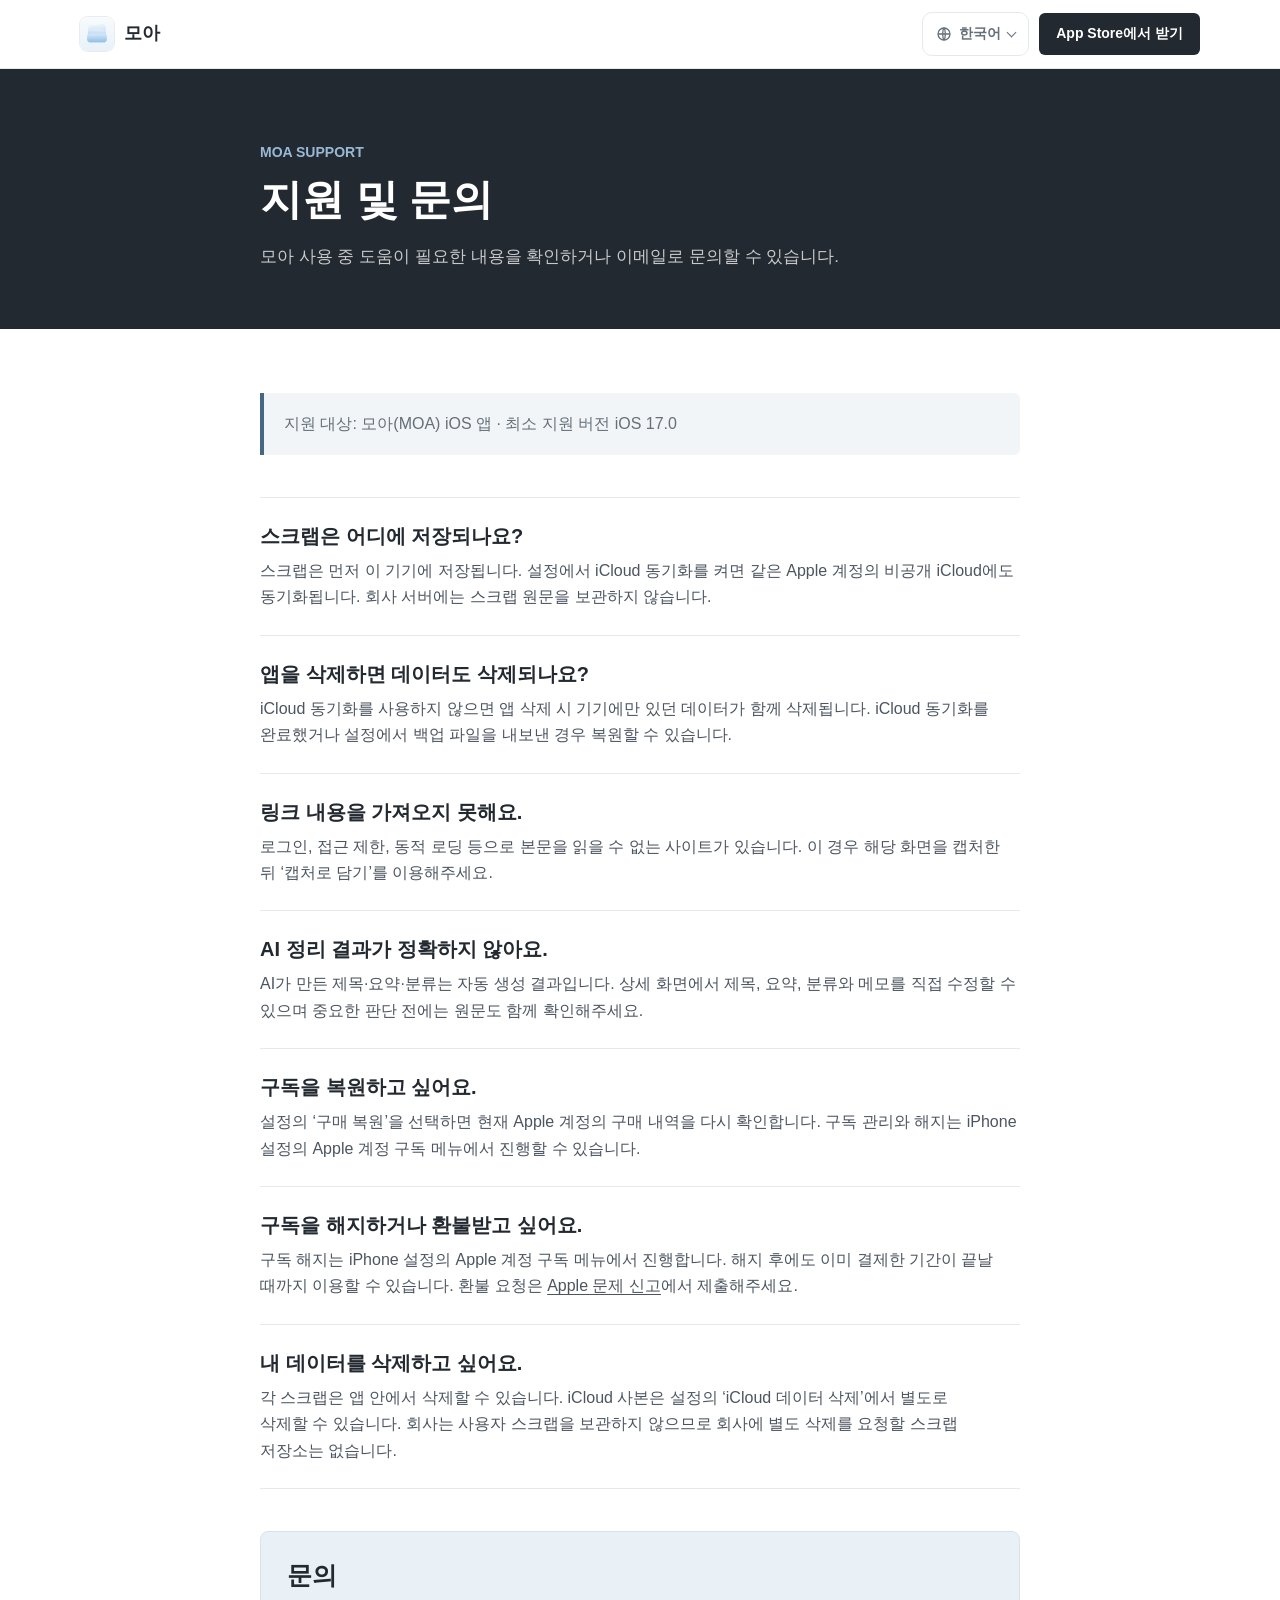
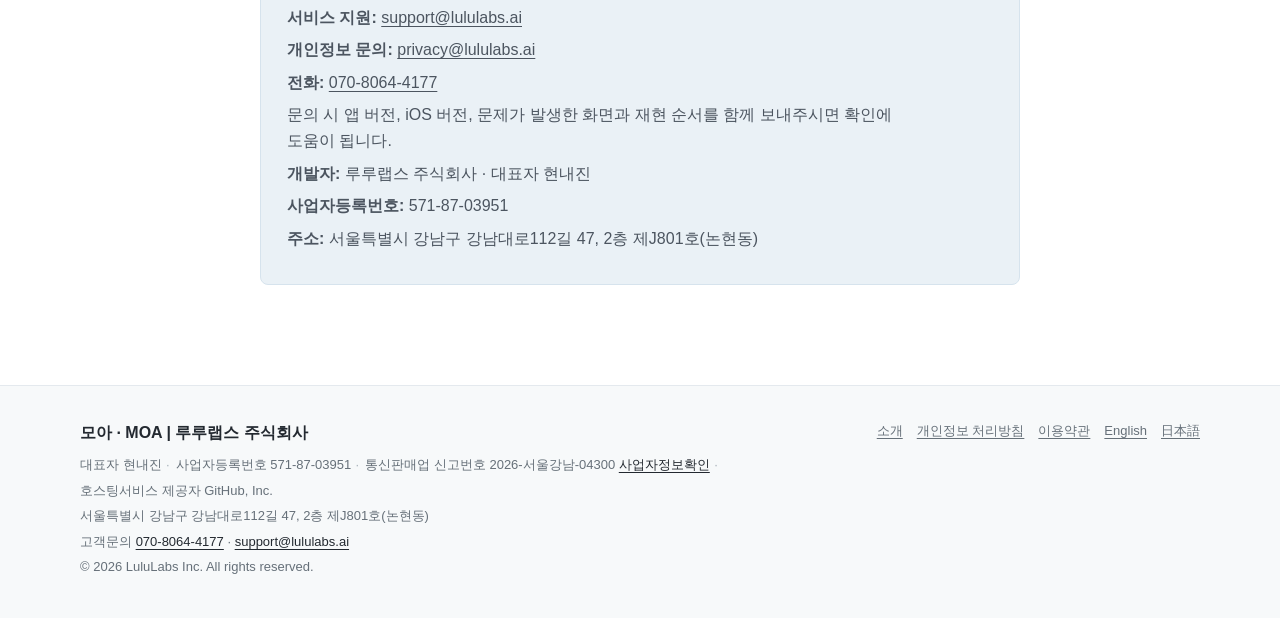
<file: support/index.html>
<!doctype html>
<html lang="ko">
  <head>
    <meta charset="utf-8" />
    <meta name="viewport" content="width=device-width, initial-scale=1" />
    <meta
      name="description"
      content="모아(MOA) 앱 사용 안내와 데이터, iCloud 동기화, 구독 관련 지원 정보를 확인하세요."
    />
    <meta name="theme-color" content="#ffffff" />
    <title>지원 및 문의 - 모아(MOA)</title>
    <link rel="alternate" hreflang="ko" href="https://moa.lululabs.ai/support/" />
    <link rel="alternate" hreflang="en" href="https://moa.lululabs.ai/en/support/" />
    <link rel="alternate" hreflang="ja" href="https://moa.lululabs.ai/ja/support/" />
    <link rel="canonical" href="https://moa.lululabs.ai/support/" />
    <link rel="alternate" hreflang="x-default" href="https://moa.lululabs.ai/support/" />
    <meta property="og:type" content="website" />
    <meta property="og:site_name" content="MOA" />
    <meta property="og:locale" content="ko_KR" />
    <meta property="og:title" content="지원 및 문의 - 모아(MOA)" />
    <meta property="og:description" content="지원 및 문의 - 모아(MOA)" />
    <meta property="og:url" content="https://moa.lululabs.ai/support/" />
    <meta property="og:image" content="https://moa.lululabs.ai/assets/moa-og-ko.png" />
    <meta property="og:image:width" content="1200" />
    <meta property="og:image:height" content="630" />
    <meta name="twitter:card" content="summary_large_image" />
    <meta name="twitter:title" content="지원 및 문의 - 모아(MOA)" />
    <meta name="twitter:description" content="지원 및 문의 - 모아(MOA)" />
    <meta name="twitter:image" content="https://moa.lululabs.ai/assets/moa-og-ko.png" />
    <link rel="icon" href="../assets/moa-app-icon.png?v=20260928" />
    <link rel="stylesheet" href="../styles.css?v=20260929" />
  </head>
  <body>
    <a class="skip-link" href="#main">본문으로 건너뛰기</a>
    <header class="site-header">
      <div class="site-header__inner">
        <a class="brand-link" href="../" aria-label="모아 홈">
          <img src="../assets/moa-app-icon.png?v=20260928" alt="" />
          <span>모아</span>
        </a>
        <div class="site-header__actions">
          <details class="lang-switch">
            <summary aria-label="언어 선택, 현재 한국어"><svg viewBox="0 0 24 24" fill="none" stroke="currentColor" stroke-width="1.9" aria-hidden="true"><circle cx="12" cy="12" r="9"/><path d="M3 12h18M12 3c2.5 2.7 2.5 15.3 0 18M12 3c-2.5 2.7-2.5 15.3 0 18"/></svg><span>한국어</span></summary>
            <ul class="lang-switch__menu">
            <li><a href="../" lang="ko" hreflang="ko" aria-current="true">한국어</a></li>
            <li><a href="../en/support/" lang="en" hreflang="en">English</a></li>
            <li><a href="../ja/support/" lang="ja" hreflang="ja">日本語</a></li>
            </ul>
          </details>
          <a class="button button--brand button--compact" href="https://apps.apple.com/app/id6789358514">App Store에서 받기</a>
        </div>
      </div>
    </header>

    <main id="main">
      <section class="page-hero">
        <div class="page-hero__inner">
          <p>MOA SUPPORT</p>
          <h1>지원 및 문의</h1>
          <div class="page-hero__lede">
            모아 사용 중 도움이 필요한 내용을 확인하거나 이메일로 문의할 수 있습니다.
          </div>
        </div>
      </section>

      <div class="document">
        <div class="document__meta">
          지원 대상: 모아(MOA) iOS 앱 · 최소 지원 버전 iOS 17.0
        </div>

        <div class="support-list">
          <section class="support-item">
            <h2>스크랩은 어디에 저장되나요?</h2>
            <p>
              스크랩은 먼저 이 기기에 저장됩니다. 설정에서 iCloud 동기화를 켜면 같은
              Apple 계정의 비공개 iCloud에도 동기화됩니다. 회사 서버에는 스크랩 원문을
              보관하지 않습니다.
            </p>
          </section>

          <section class="support-item">
            <h2>앱을 삭제하면 데이터도 삭제되나요?</h2>
            <p>
              iCloud 동기화를 사용하지 않으면 앱 삭제 시 기기에만 있던 데이터가 함께
              삭제됩니다. iCloud 동기화를 완료했거나 설정에서 백업 파일을 내보낸 경우
              복원할 수 있습니다.
            </p>
          </section>

          <section class="support-item">
            <h2>링크 내용을 가져오지 못해요.</h2>
            <p>
              로그인, 접근 제한, 동적 로딩 등으로 본문을 읽을 수 없는 사이트가 있습니다.
              이 경우 해당 화면을 캡처한 뒤 ‘캡처로 담기’를 이용해주세요.
            </p>
          </section>

          <section class="support-item">
            <h2>AI 정리 결과가 정확하지 않아요.</h2>
            <p>
              AI가 만든 제목·요약·분류는 자동 생성 결과입니다. 상세 화면에서 제목,
              요약, 분류와 메모를 직접 수정할 수 있으며 중요한 판단 전에는 원문도 함께
              확인해주세요.
            </p>
          </section>

          <section class="support-item">
            <h2>구독을 복원하고 싶어요.</h2>
            <p>
              설정의 ‘구매 복원’을 선택하면 현재 Apple 계정의 구매 내역을 다시
              확인합니다. 구독 관리와 해지는 iPhone 설정의 Apple 계정 구독 메뉴에서
              진행할 수 있습니다.
            </p>
          </section>

          <section class="support-item">
            <h2>구독을 해지하거나 환불받고 싶어요.</h2>
            <p>
              구독 해지는 iPhone 설정의 Apple 계정 구독 메뉴에서 진행합니다. 해지 후에도
              이미 결제한 기간이 끝날 때까지 이용할 수 있습니다. 환불 요청은
              <a href="https://reportaproblem.apple.com/">Apple 문제 신고</a>에서
              제출해주세요.
            </p>
          </section>

          <section class="support-item">
            <h2>내 데이터를 삭제하고 싶어요.</h2>
            <p>
              각 스크랩은 앱 안에서 삭제할 수 있습니다. iCloud 사본은 설정의
              ‘iCloud 데이터 삭제’에서 별도로 삭제할 수 있습니다. 회사는 사용자
              스크랩을 보관하지 않으므로 회사에 별도 삭제를 요청할 스크랩 저장소는
              없습니다.
            </p>
          </section>
        </div>

        <section class="contact-panel">
          <h2>문의</h2>
          <p><strong>서비스 지원:</strong> <a href="mailto:support@lululabs.ai">support@lululabs.ai</a></p>
          <p><strong>개인정보 문의:</strong> <a href="mailto:privacy@lululabs.ai">privacy@lululabs.ai</a></p>
          <p><strong>전화:</strong> <a href="tel:+827080644177">070-8064-4177</a></p>
          <p>
            문의 시 앱 버전, iOS 버전, 문제가 발생한 화면과 재현 순서를 함께 보내주시면
            확인에 도움이 됩니다.
          </p>
          <p><strong>개발자:</strong> 루루랩스 주식회사 · 대표자 현내진</p>
          <p><strong>사업자등록번호:</strong> 571-87-03951</p>
          <p><strong>주소:</strong> 서울특별시 강남구 강남대로112길 47, 2층 제J801호(논현동)</p>
        </section>
      </div>
    </main>

    <footer class="site-footer">
      <div class="site-footer__inner">
        <div class="business-disclosure">
          <strong>모아 · MOA | 루루랩스 주식회사</strong>
          <div class="business-disclosure__details">
            <span>대표자 현내진</span>
            <span>사업자등록번호 571-87-03951</span>
            <span>통신판매업 신고번호 2026-서울강남-04300 <a href="https://www.ftc.go.kr/bizCommPop.do?wrkr_no=5718703951" target="_blank" rel="noopener">사업자정보확인</a></span>
            <span>호스팅서비스 제공자 GitHub, Inc.</span>
          </div>
          <p>서울특별시 강남구 강남대로112길 47, 2층 제J801호(논현동)</p>
          <p>고객문의 <a href="tel:+827080644177">070-8064-4177</a> · <a href="mailto:support@lululabs.ai">support@lululabs.ai</a></p>
          <p>© 2026 LuluLabs Inc. All rights reserved.</p>
        </div>
        <nav class="footer-links" aria-label="하단 메뉴">
          <a href="../">소개</a>
          <a href="../privacy/">개인정보 처리방침</a>
          <a href="../terms/">이용약관</a>
          <a href="../en/support/" lang="en">English</a>
          <a href="../ja/support/" lang="ja">日本語</a>
        </nav>
      </div>
    </footer>
  </body>
</html>
</file>
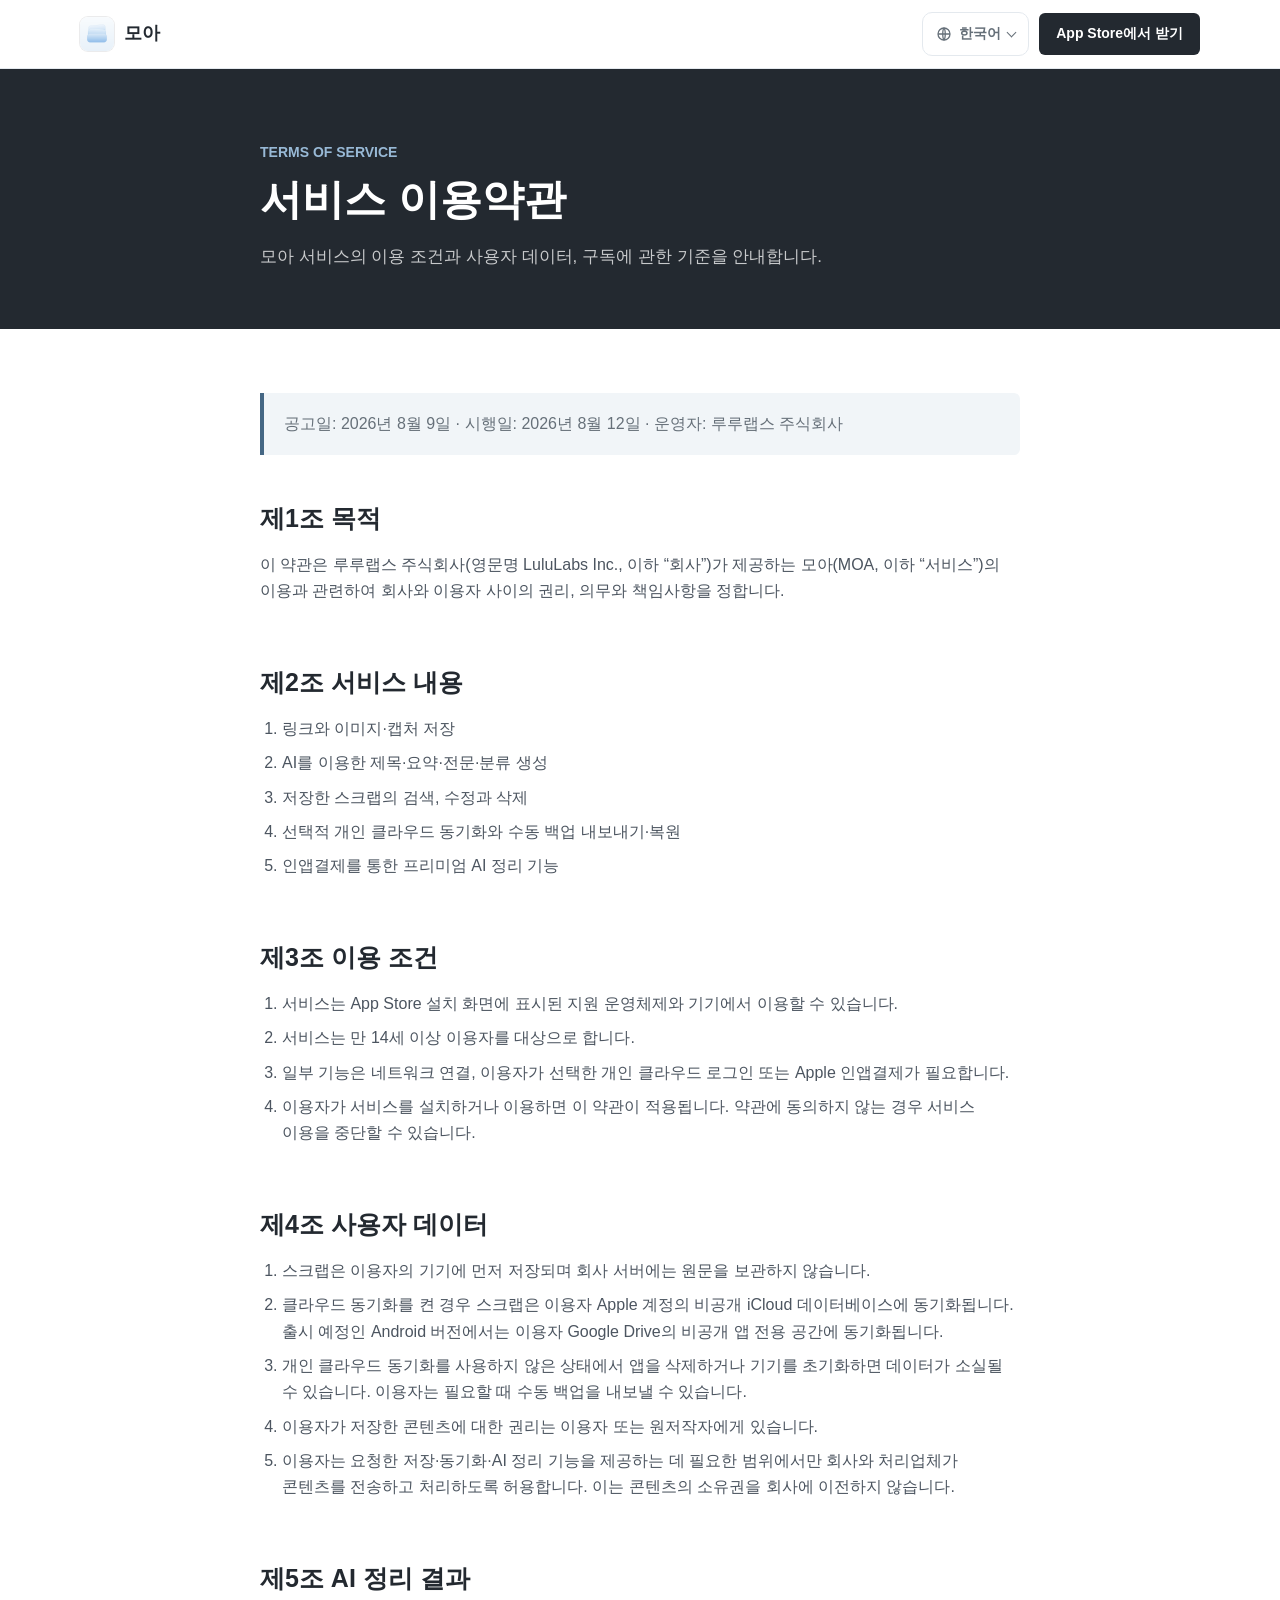
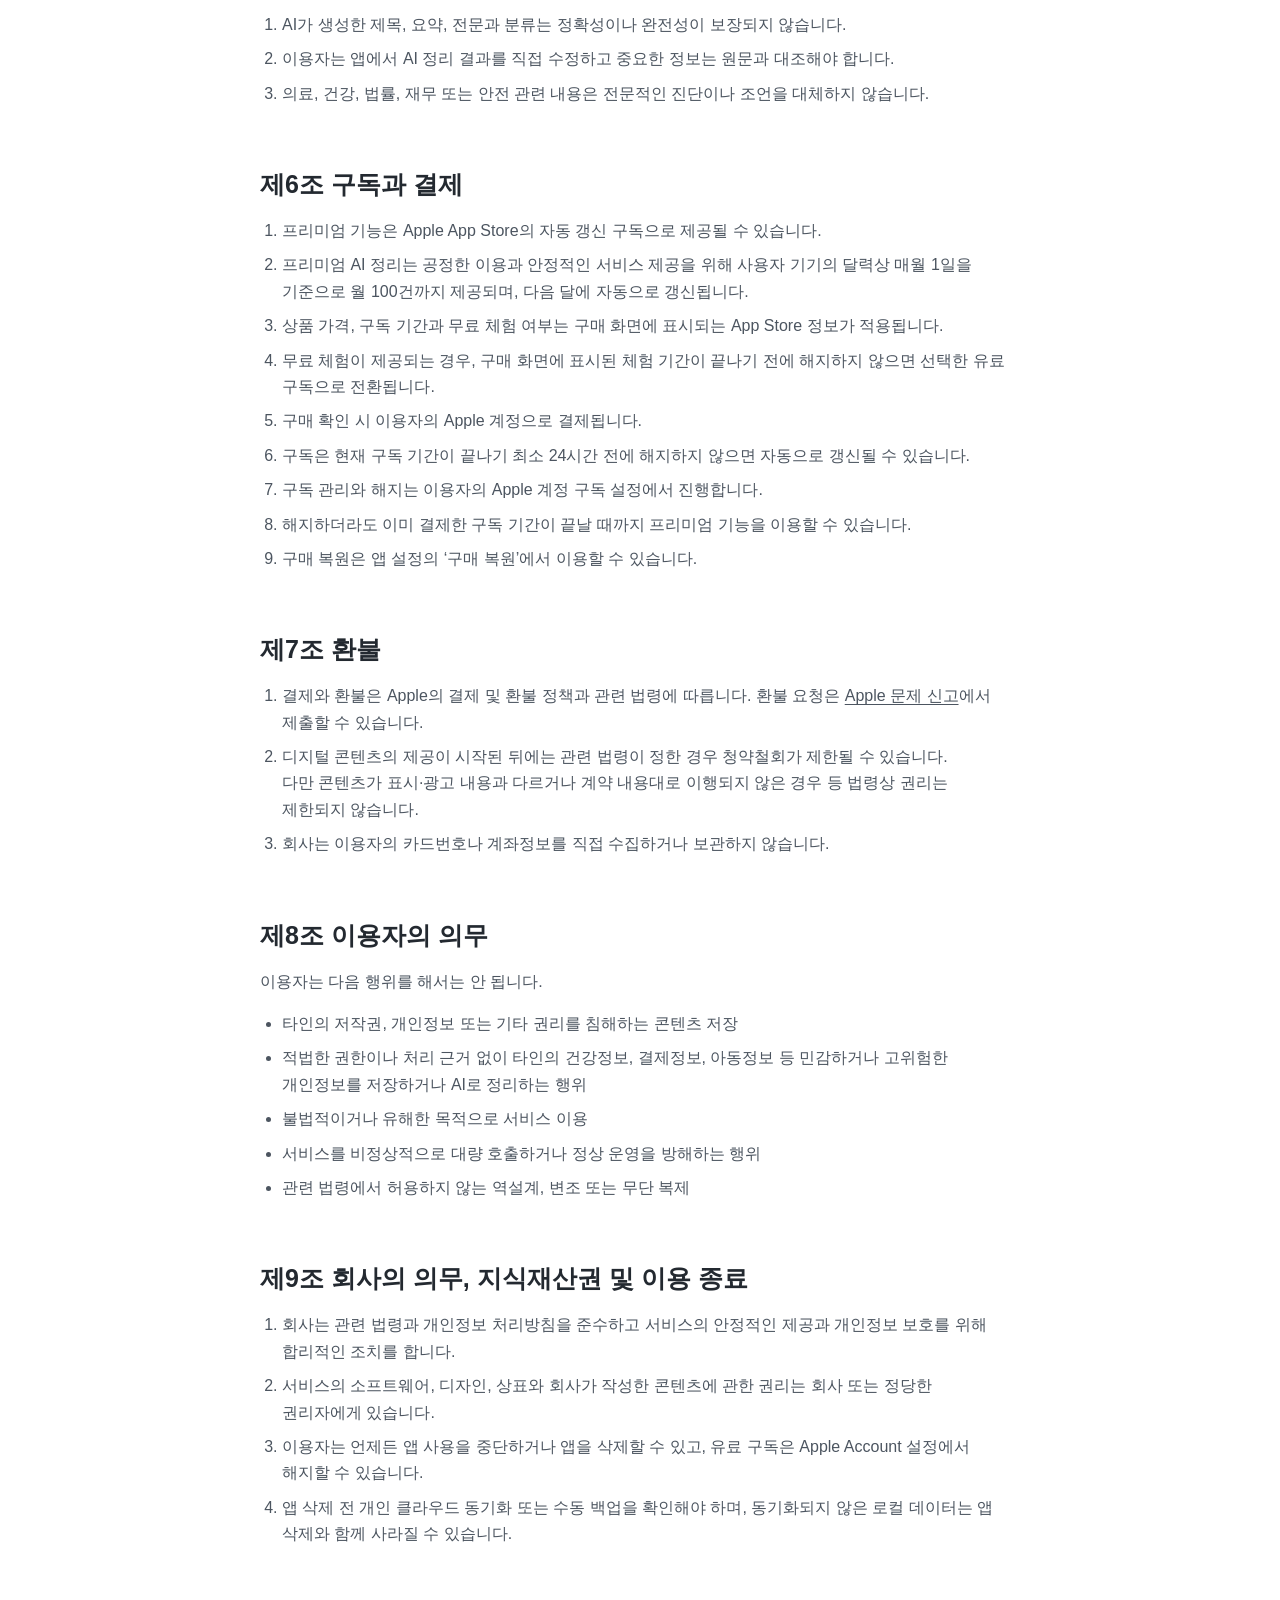
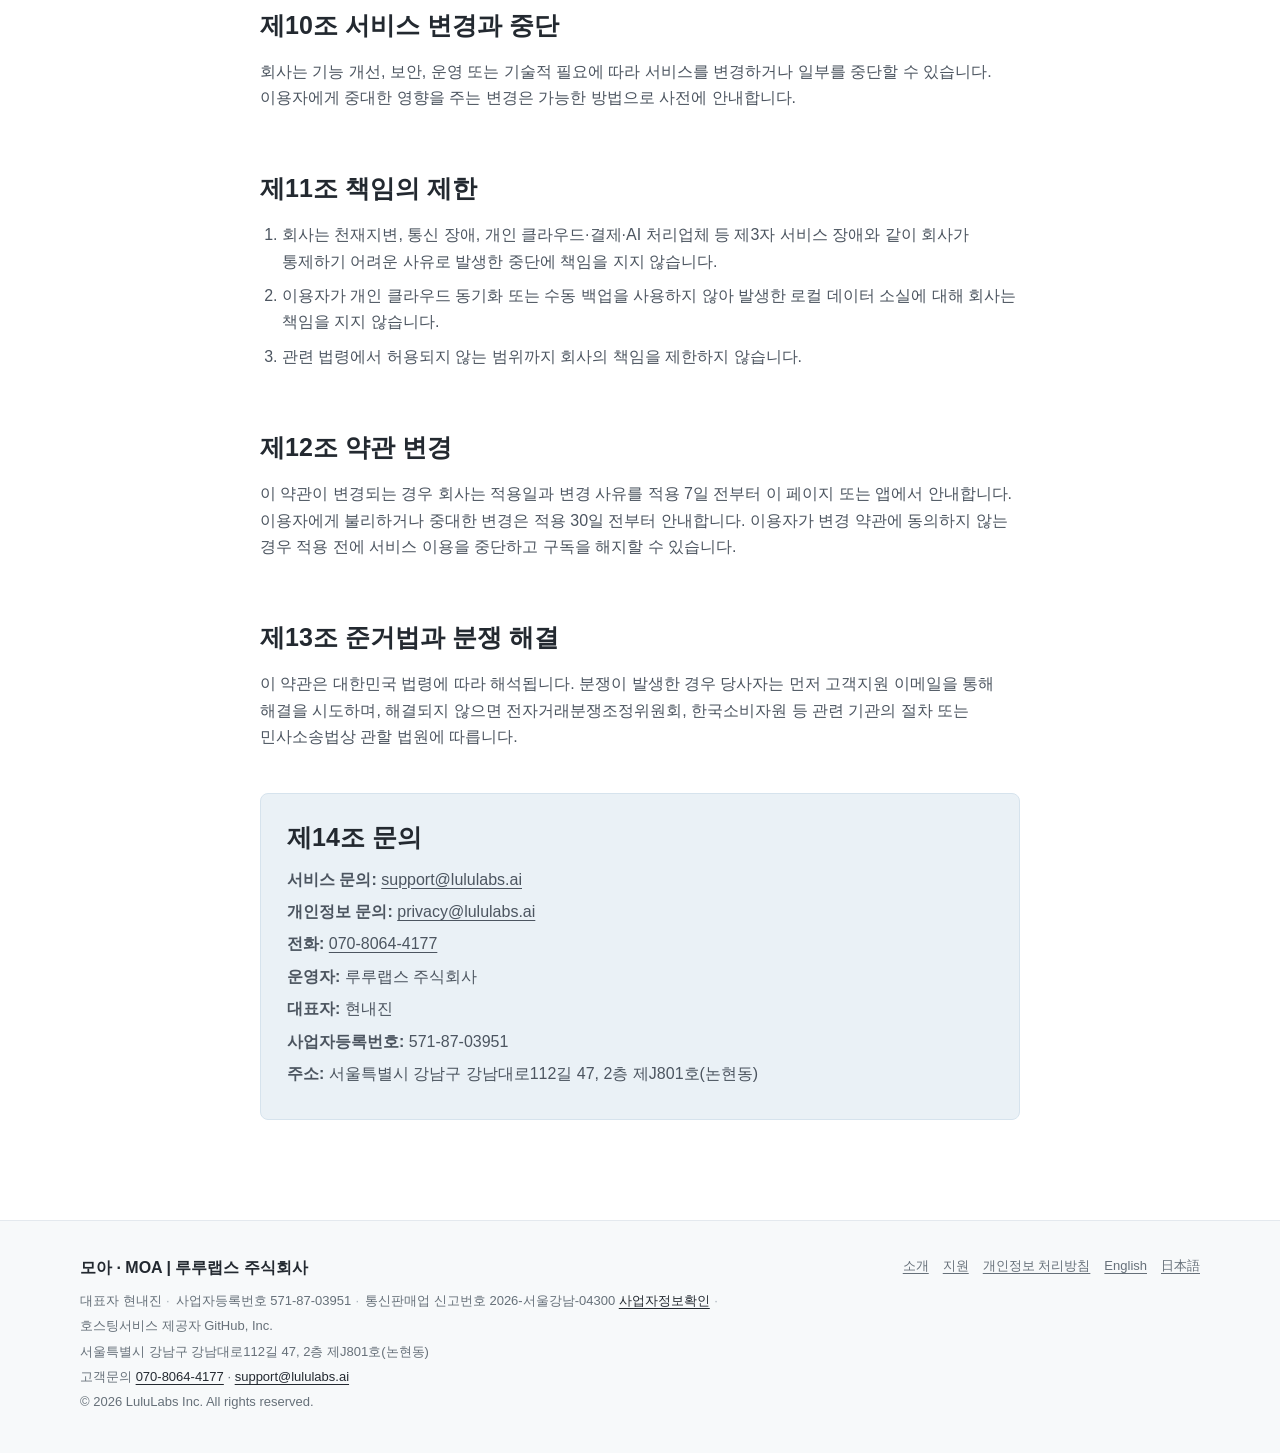
<file: terms/index.html>
<!doctype html>
<html lang="ko">
  <head>
    <meta charset="utf-8" />
    <meta name="viewport" content="width=device-width, initial-scale=1" />
    <meta
      name="description"
      content="모아(MOA) 서비스 이용약관. 서비스 내용, 사용자 데이터, AI 결과, 구독과 환불 기준을 안내합니다."
    />
    <meta name="theme-color" content="#ffffff" />
    <title>서비스 이용약관 - 모아(MOA)</title>
    <link rel="alternate" hreflang="ko" href="https://moa.lululabs.ai/terms/" />
    <link rel="alternate" hreflang="en" href="https://moa.lululabs.ai/en/terms/" />
    <link rel="alternate" hreflang="ja" href="https://moa.lululabs.ai/ja/terms/" />
    <link rel="canonical" href="https://moa.lululabs.ai/terms/" />
    <link rel="alternate" hreflang="x-default" href="https://moa.lululabs.ai/terms/" />
    <meta property="og:type" content="website" />
    <meta property="og:site_name" content="MOA" />
    <meta property="og:locale" content="ko_KR" />
    <meta property="og:title" content="서비스 이용약관 - 모아(MOA)" />
    <meta property="og:description" content="서비스 이용약관 - 모아(MOA)" />
    <meta property="og:url" content="https://moa.lululabs.ai/terms/" />
    <meta property="og:image" content="https://moa.lululabs.ai/assets/moa-og-ko.png" />
    <meta property="og:image:width" content="1200" />
    <meta property="og:image:height" content="630" />
    <meta name="twitter:card" content="summary_large_image" />
    <meta name="twitter:title" content="서비스 이용약관 - 모아(MOA)" />
    <meta name="twitter:description" content="서비스 이용약관 - 모아(MOA)" />
    <meta name="twitter:image" content="https://moa.lululabs.ai/assets/moa-og-ko.png" />
    <link rel="icon" href="../assets/moa-app-icon.png?v=20260928" />
    <link rel="stylesheet" href="../styles.css?v=20260929" />
  </head>
  <body>
    <a class="skip-link" href="#main">본문으로 건너뛰기</a>
    <header class="site-header">
      <div class="site-header__inner">
        <a class="brand-link" href="../" aria-label="모아 홈">
          <img src="../assets/moa-app-icon.png?v=20260928" alt="" />
          <span>모아</span>
        </a>
        <div class="site-header__actions">
          <details class="lang-switch">
            <summary aria-label="언어 선택, 현재 한국어"><svg viewBox="0 0 24 24" fill="none" stroke="currentColor" stroke-width="1.9" aria-hidden="true"><circle cx="12" cy="12" r="9"/><path d="M3 12h18M12 3c2.5 2.7 2.5 15.3 0 18M12 3c-2.5 2.7-2.5 15.3 0 18"/></svg><span>한국어</span></summary>
            <ul class="lang-switch__menu">
            <li><a href="../" lang="ko" hreflang="ko" aria-current="true">한국어</a></li>
            <li><a href="../en/terms/" lang="en" hreflang="en">English</a></li>
            <li><a href="../ja/terms/" lang="ja" hreflang="ja">日本語</a></li>
            </ul>
          </details>
          <a class="button button--brand button--compact" href="https://apps.apple.com/app/id6789358514">App Store에서 받기</a>
        </div>
      </div>
    </header>

    <main id="main">
      <section class="page-hero">
        <div class="page-hero__inner">
          <p>TERMS OF SERVICE</p>
          <h1>서비스 이용약관</h1>
          <div class="page-hero__lede">
            모아 서비스의 이용 조건과 사용자 데이터, 구독에 관한 기준을 안내합니다.
          </div>
        </div>
      </section>

      <article class="document">
        <div class="document__meta">
          공고일: 2026년 8월 9일 · 시행일: 2026년 8월 12일 · 운영자: 루루랩스 주식회사
        </div>

        <h2>제1조 목적</h2>
        <p>
          이 약관은 루루랩스 주식회사(영문명 LuluLabs Inc., 이하 “회사”)가 제공하는
          모아(MOA, 이하 “서비스”)의
          이용과 관련하여 회사와 이용자 사이의 권리, 의무와 책임사항을 정합니다.
        </p>

        <h2>제2조 서비스 내용</h2>
        <ol>
          <li>링크와 이미지·캡처 저장</li>
          <li>AI를 이용한 제목·요약·전문·분류 생성</li>
          <li>저장한 스크랩의 검색, 수정과 삭제</li>
          <li>선택적 개인 클라우드 동기화와 수동 백업 내보내기·복원</li>
          <li>인앱결제를 통한 프리미엄 AI 정리 기능</li>
        </ol>

        <h2>제3조 이용 조건</h2>
        <ol>
          <li>서비스는 App Store 설치 화면에 표시된 지원 운영체제와 기기에서 이용할 수 있습니다.</li>
          <li>서비스는 만 14세 이상 이용자를 대상으로 합니다.</li>
          <li>일부 기능은 네트워크 연결, 이용자가 선택한 개인 클라우드 로그인 또는 Apple 인앱결제가 필요합니다.</li>
          <li>이용자가 서비스를 설치하거나 이용하면 이 약관이 적용됩니다. 약관에 동의하지 않는 경우 서비스 이용을 중단할 수 있습니다.</li>
        </ol>

        <h2>제4조 사용자 데이터</h2>
        <ol>
          <li>스크랩은 이용자의 기기에 먼저 저장되며 회사 서버에는 원문을 보관하지 않습니다.</li>
          <li>
            클라우드 동기화를 켠 경우 스크랩은 이용자 Apple 계정의 비공개 iCloud
            데이터베이스에 동기화됩니다. 출시 예정인 Android 버전에서는 이용자
            Google Drive의 비공개 앱 전용 공간에 동기화됩니다.
          </li>
          <li>
            개인 클라우드 동기화를 사용하지 않은 상태에서 앱을 삭제하거나 기기를 초기화하면
            데이터가 소실될 수 있습니다. 이용자는 필요할 때 수동 백업을 내보낼 수 있습니다.
          </li>
          <li>이용자가 저장한 콘텐츠에 대한 권리는 이용자 또는 원저작자에게 있습니다.</li>
          <li>
            이용자는 요청한 저장·동기화·AI 정리 기능을 제공하는 데 필요한 범위에서만
            회사와 처리업체가 콘텐츠를 전송하고 처리하도록 허용합니다. 이는 콘텐츠의
            소유권을 회사에 이전하지 않습니다.
          </li>
        </ol>

        <h2>제5조 AI 정리 결과</h2>
        <ol>
          <li>AI가 생성한 제목, 요약, 전문과 분류는 정확성이나 완전성이 보장되지 않습니다.</li>
          <li>이용자는 앱에서 AI 정리 결과를 직접 수정하고 중요한 정보는 원문과 대조해야 합니다.</li>
          <li>의료, 건강, 법률, 재무 또는 안전 관련 내용은 전문적인 진단이나 조언을 대체하지 않습니다.</li>
        </ol>

        <h2>제6조 구독과 결제</h2>
        <ol>
          <li>프리미엄 기능은 Apple App Store의 자동 갱신 구독으로 제공될 수 있습니다.</li>
          <li>
            프리미엄 AI 정리는 공정한 이용과 안정적인 서비스 제공을 위해 사용자 기기의
            달력상 매월 1일을 기준으로 월 100건까지 제공되며, 다음 달에 자동으로 갱신됩니다.
          </li>
          <li>상품 가격, 구독 기간과 무료 체험 여부는 구매 화면에 표시되는 App Store 정보가 적용됩니다.</li>
          <li>
            무료 체험이 제공되는 경우, 구매 화면에 표시된 체험 기간이 끝나기 전에
            해지하지 않으면 선택한 유료 구독으로 전환됩니다.
          </li>
          <li>구매 확인 시 이용자의 Apple 계정으로 결제됩니다.</li>
          <li>
            구독은 현재 구독 기간이 끝나기 최소 24시간 전에 해지하지 않으면 자동으로
            갱신될 수 있습니다.
          </li>
          <li>구독 관리와 해지는 이용자의 Apple 계정 구독 설정에서 진행합니다.</li>
          <li>해지하더라도 이미 결제한 구독 기간이 끝날 때까지 프리미엄 기능을 이용할 수 있습니다.</li>
          <li>구매 복원은 앱 설정의 ‘구매 복원’에서 이용할 수 있습니다.</li>
        </ol>

        <h2>제7조 환불</h2>
        <ol>
          <li>
            결제와 환불은 Apple의 결제 및 환불 정책과 관련 법령에 따릅니다. 환불 요청은
            <a href="https://reportaproblem.apple.com/">Apple 문제 신고</a>에서 제출할 수
            있습니다.
          </li>
          <li>
            디지털 콘텐츠의 제공이 시작된 뒤에는 관련 법령이 정한 경우 청약철회가 제한될
            수 있습니다. 다만 콘텐츠가 표시·광고 내용과 다르거나 계약 내용대로 이행되지
            않은 경우 등 법령상 권리는 제한되지 않습니다.
          </li>
          <li>회사는 이용자의 카드번호나 계좌정보를 직접 수집하거나 보관하지 않습니다.</li>
        </ol>

        <h2>제8조 이용자의 의무</h2>
        <p>이용자는 다음 행위를 해서는 안 됩니다.</p>
        <ul>
          <li>타인의 저작권, 개인정보 또는 기타 권리를 침해하는 콘텐츠 저장</li>
          <li>적법한 권한이나 처리 근거 없이 타인의 건강정보, 결제정보, 아동정보 등 민감하거나 고위험한 개인정보를 저장하거나 AI로 정리하는 행위</li>
          <li>불법적이거나 유해한 목적으로 서비스 이용</li>
          <li>서비스를 비정상적으로 대량 호출하거나 정상 운영을 방해하는 행위</li>
          <li>관련 법령에서 허용하지 않는 역설계, 변조 또는 무단 복제</li>
        </ul>

        <h2>제9조 회사의 의무, 지식재산권 및 이용 종료</h2>
        <ol>
          <li>회사는 관련 법령과 개인정보 처리방침을 준수하고 서비스의 안정적인 제공과 개인정보 보호를 위해 합리적인 조치를 합니다.</li>
          <li>서비스의 소프트웨어, 디자인, 상표와 회사가 작성한 콘텐츠에 관한 권리는 회사 또는 정당한 권리자에게 있습니다.</li>
          <li>이용자는 언제든 앱 사용을 중단하거나 앱을 삭제할 수 있고, 유료 구독은 Apple Account 설정에서 해지할 수 있습니다.</li>
          <li>앱 삭제 전 개인 클라우드 동기화 또는 수동 백업을 확인해야 하며, 동기화되지 않은 로컬 데이터는 앱 삭제와 함께 사라질 수 있습니다.</li>
        </ol>

        <h2>제10조 서비스 변경과 중단</h2>
        <p>
          회사는 기능 개선, 보안, 운영 또는 기술적 필요에 따라 서비스를 변경하거나
          일부를 중단할 수 있습니다. 이용자에게 중대한 영향을 주는 변경은 가능한 방법으로
          사전에 안내합니다.
        </p>

        <h2>제11조 책임의 제한</h2>
        <ol>
          <li>
            회사는 천재지변, 통신 장애, 개인 클라우드·결제·AI 처리업체 등 제3자 서비스 장애와
            같이 회사가 통제하기 어려운 사유로 발생한 중단에 책임을 지지 않습니다.
          </li>
          <li>
            이용자가 개인 클라우드 동기화 또는 수동 백업을 사용하지 않아 발생한 로컬 데이터
            소실에 대해 회사는 책임을 지지 않습니다.
          </li>
          <li>관련 법령에서 허용되지 않는 범위까지 회사의 책임을 제한하지 않습니다.</li>
        </ol>

        <h2>제12조 약관 변경</h2>
        <p>
          이 약관이 변경되는 경우 회사는 적용일과 변경 사유를 적용 7일 전부터 이 페이지
          또는 앱에서 안내합니다. 이용자에게 불리하거나 중대한 변경은 적용 30일 전부터
          안내합니다. 이용자가 변경 약관에 동의하지 않는 경우 적용 전에 서비스 이용을
          중단하고 구독을 해지할 수 있습니다.
        </p>

        <h2>제13조 준거법과 분쟁 해결</h2>
        <p>
          이 약관은 대한민국 법령에 따라 해석됩니다. 분쟁이 발생한 경우 당사자는 먼저
          고객지원 이메일을 통해 해결을 시도하며, 해결되지 않으면 전자거래분쟁조정위원회,
          한국소비자원 등 관련 기관의 절차 또는 민사소송법상 관할 법원에 따릅니다.
        </p>

        <section class="contact-panel">
          <h2>제14조 문의</h2>
          <p><strong>서비스 문의:</strong> <a href="mailto:support@lululabs.ai">support@lululabs.ai</a></p>
          <p><strong>개인정보 문의:</strong> <a href="mailto:privacy@lululabs.ai">privacy@lululabs.ai</a></p>
          <p><strong>전화:</strong> <a href="tel:+827080644177">070-8064-4177</a></p>
          <p><strong>운영자:</strong> 루루랩스 주식회사</p>
          <p><strong>대표자:</strong> 현내진</p>
          <p><strong>사업자등록번호:</strong> 571-87-03951</p>
          <p><strong>주소:</strong> 서울특별시 강남구 강남대로112길 47, 2층 제J801호(논현동)</p>
        </section>
      </article>
    </main>

    <footer class="site-footer">
      <div class="site-footer__inner">
        <div class="business-disclosure">
          <strong>모아 · MOA | 루루랩스 주식회사</strong>
          <div class="business-disclosure__details">
            <span>대표자 현내진</span>
            <span>사업자등록번호 571-87-03951</span>
            <span>통신판매업 신고번호 2026-서울강남-04300 <a href="https://www.ftc.go.kr/bizCommPop.do?wrkr_no=5718703951" target="_blank" rel="noopener">사업자정보확인</a></span>
            <span>호스팅서비스 제공자 GitHub, Inc.</span>
          </div>
          <p>서울특별시 강남구 강남대로112길 47, 2층 제J801호(논현동)</p>
          <p>고객문의 <a href="tel:+827080644177">070-8064-4177</a> · <a href="mailto:support@lululabs.ai">support@lululabs.ai</a></p>
          <p>© 2026 LuluLabs Inc. All rights reserved.</p>
        </div>
        <nav class="footer-links" aria-label="하단 메뉴">
          <a href="../">소개</a>
          <a href="../support/">지원</a>
          <a href="../privacy/">개인정보 처리방침</a>
          <a href="../en/terms/" lang="en">English</a>
          <a href="../ja/terms/" lang="ja">日本語</a>
        </nav>
      </div>
    </footer>
  </body>
</html>
</file>
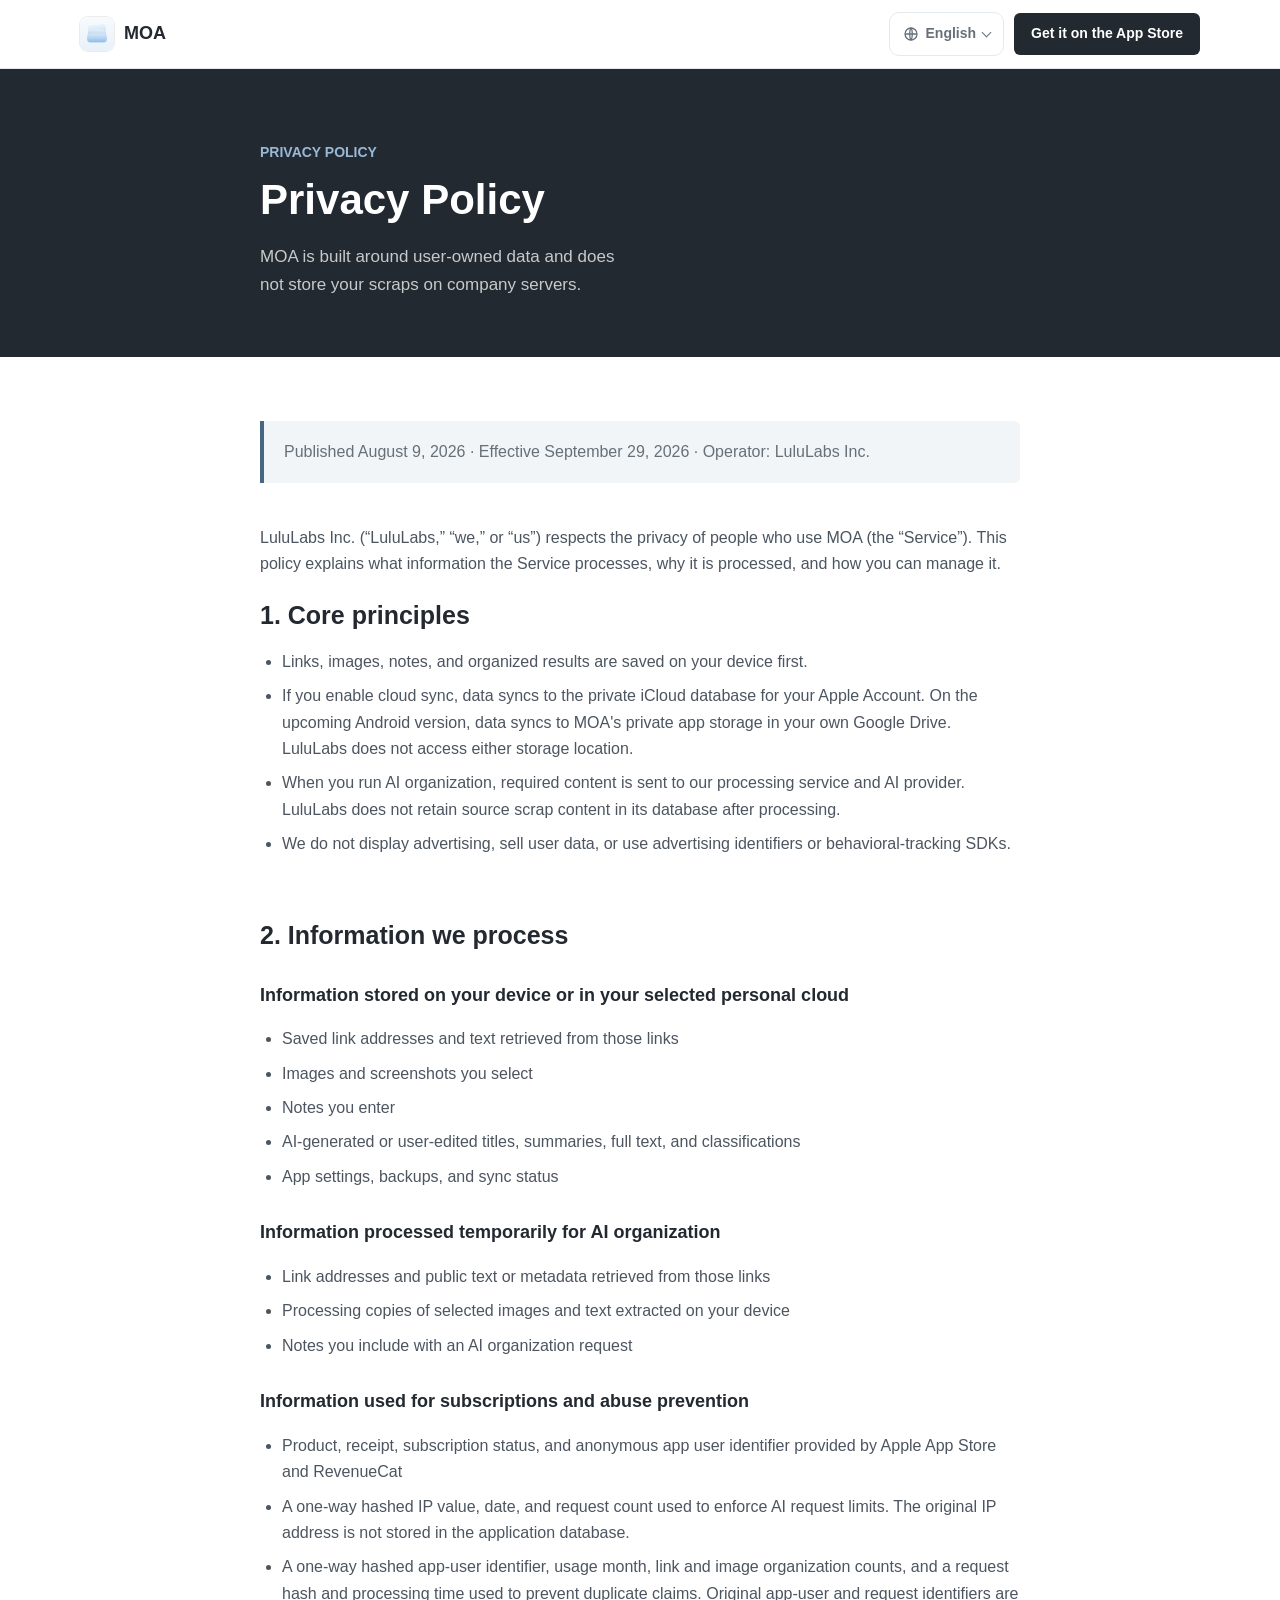
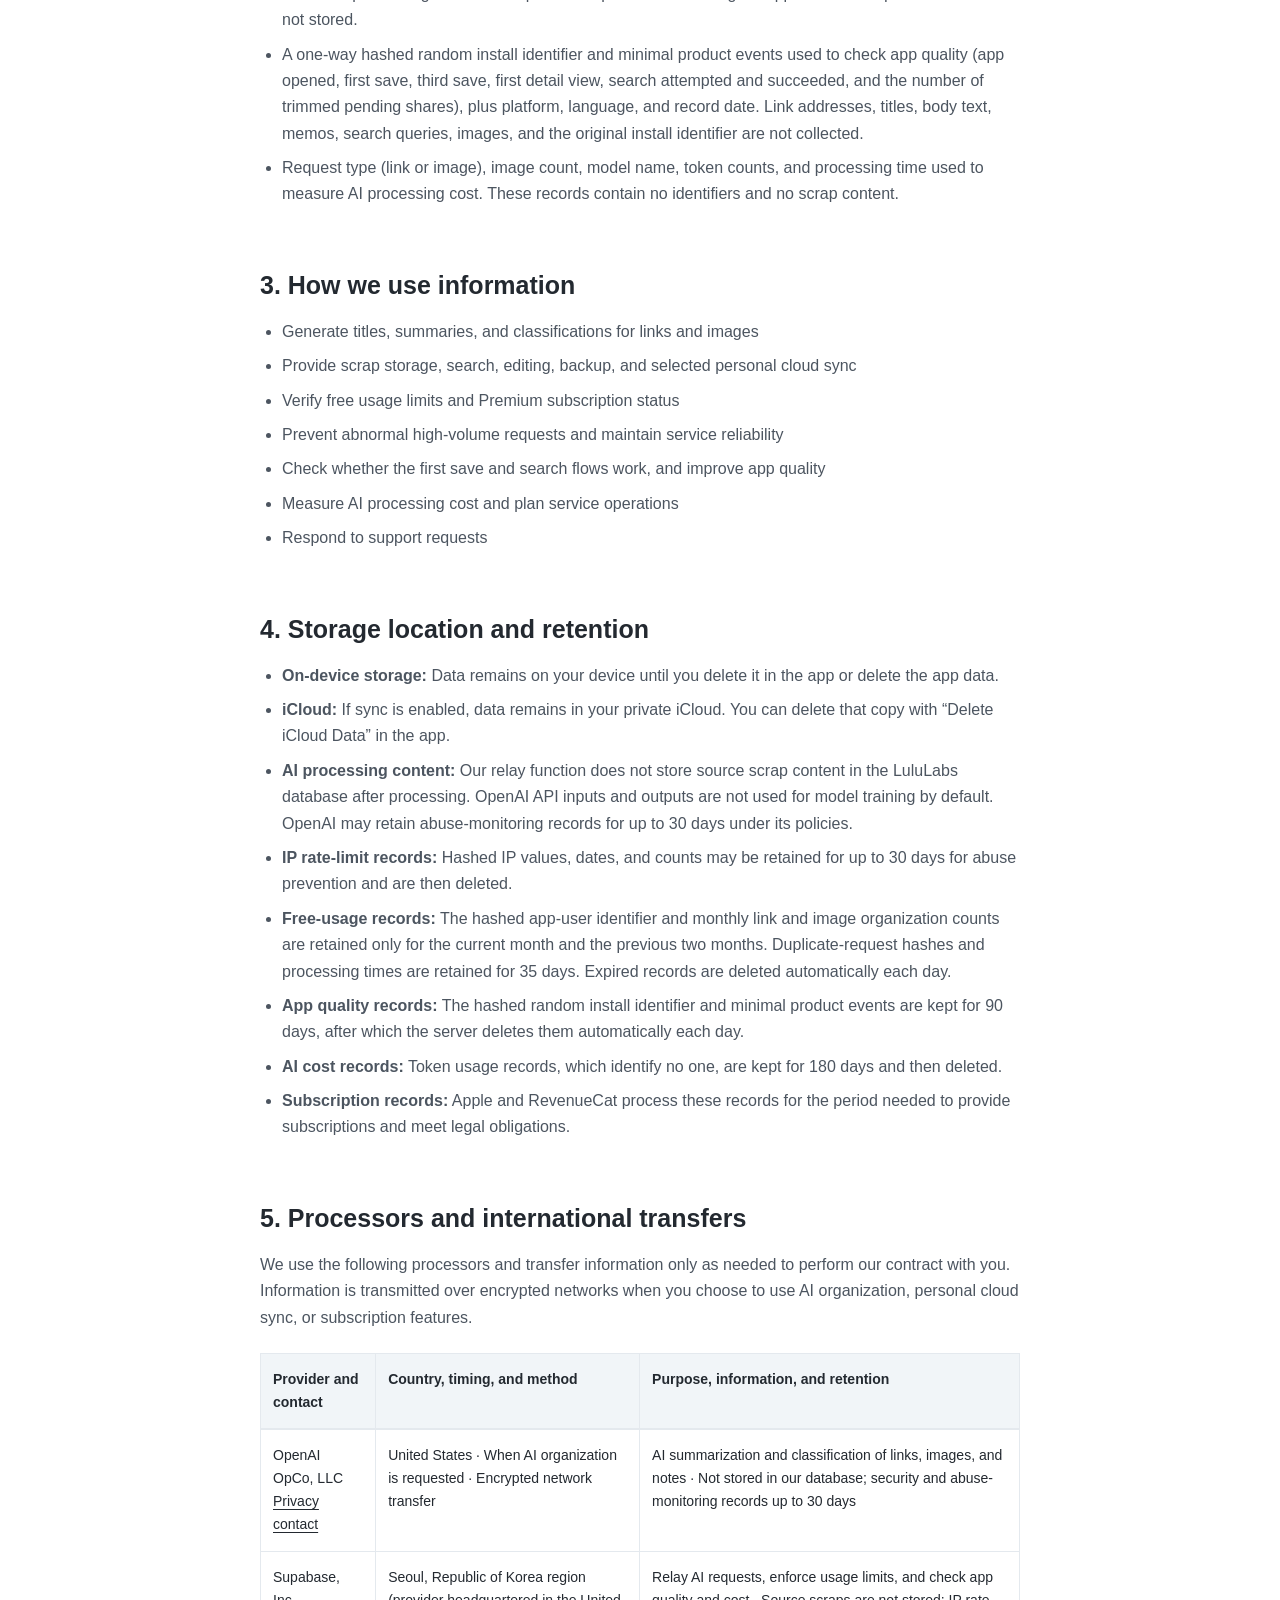
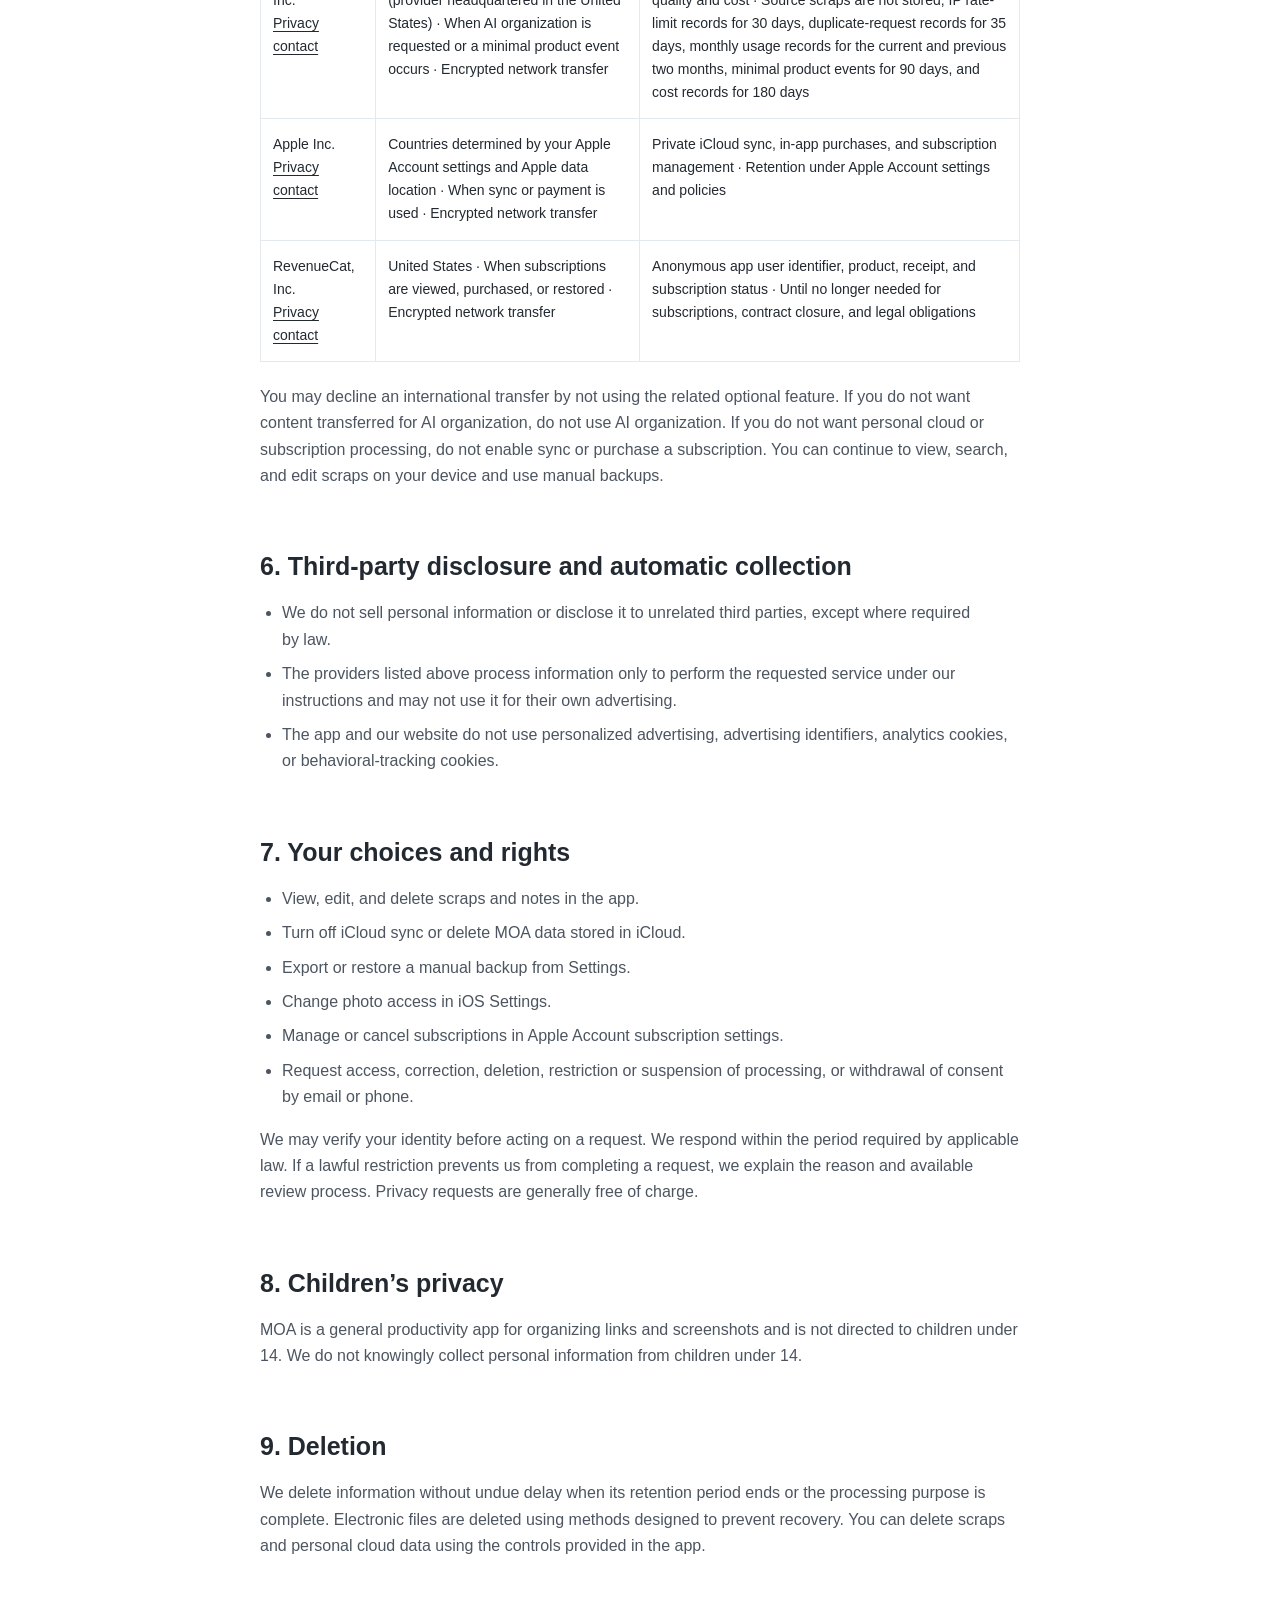
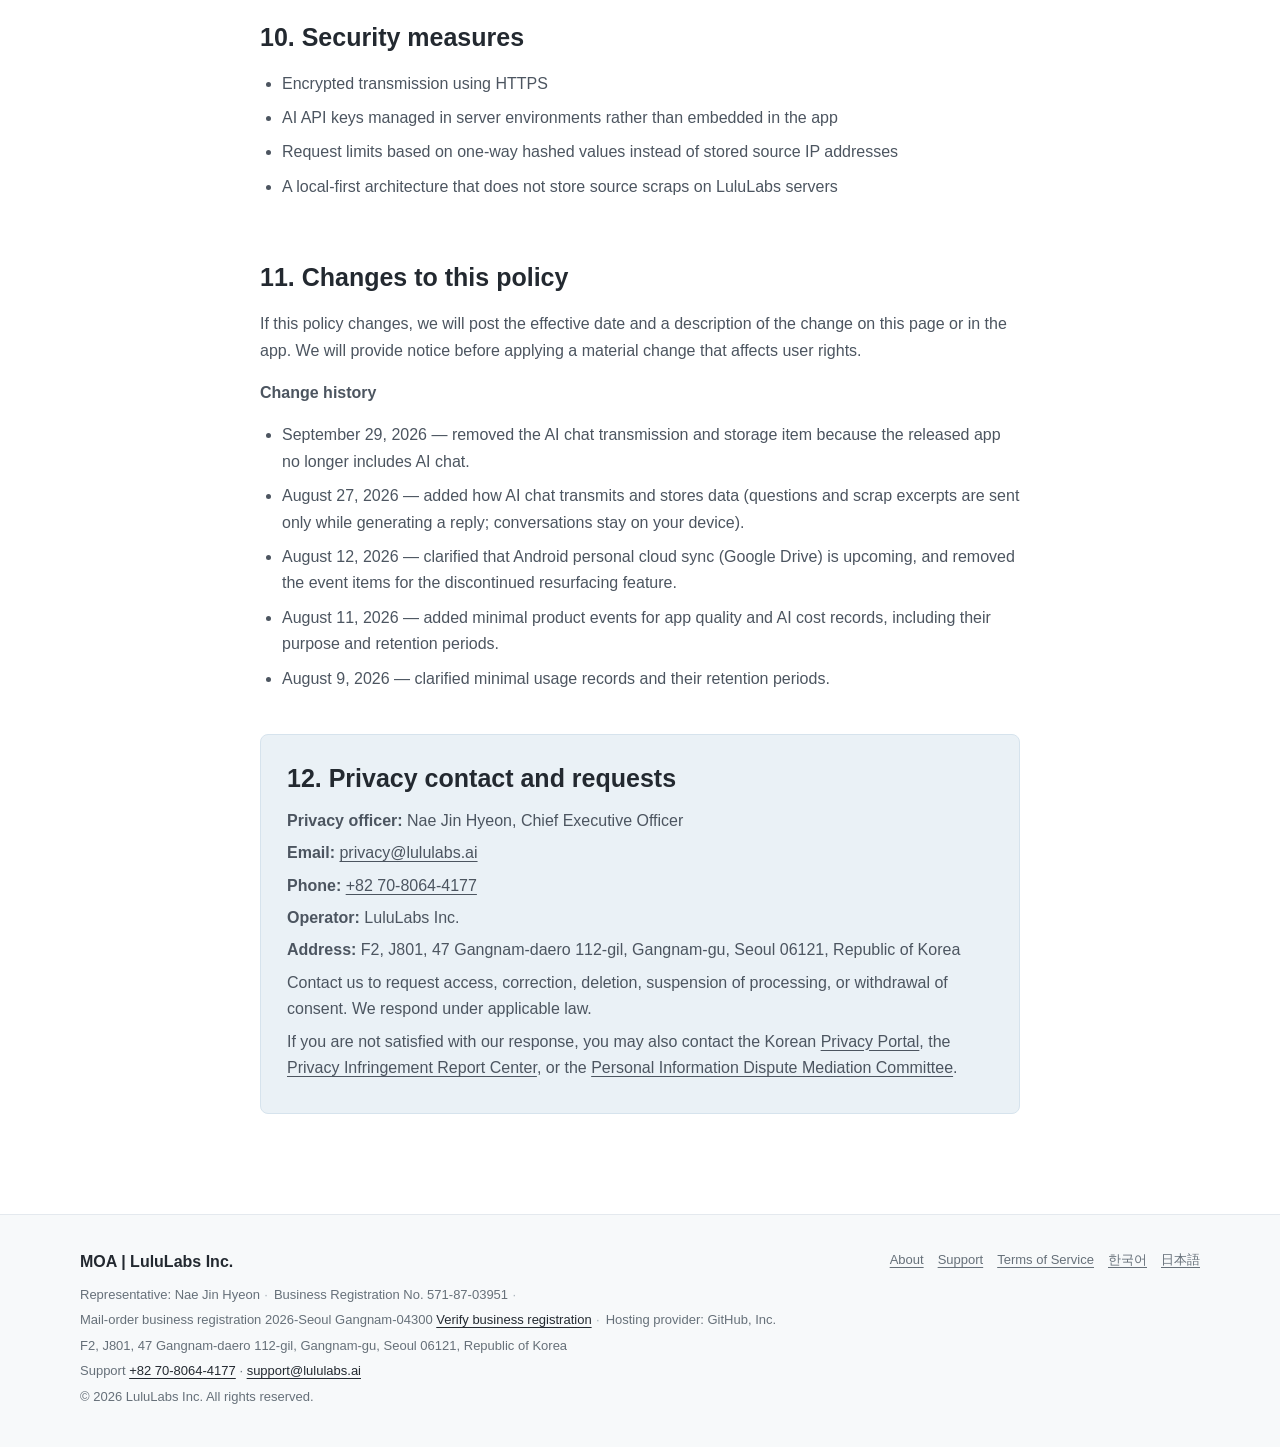
<file: en/privacy/index.html>
<!doctype html>
<html lang="en">
  <head>
    <meta charset="utf-8" />
    <meta name="viewport" content="width=device-width, initial-scale=1" />
    <meta
      name="description"
      content="MOA Privacy Policy covering local storage, iCloud sync, AI processing, subscriptions, and abuse prevention."
    />
    <meta name="theme-color" content="#ffffff" />
    <title>Privacy Policy - MOA</title>
    <link rel="alternate" hreflang="ko" href="https://moa.lululabs.ai/privacy/" />
    <link rel="alternate" hreflang="en" href="https://moa.lululabs.ai/en/privacy/" />
    <link rel="alternate" hreflang="ja" href="https://moa.lululabs.ai/ja/privacy/" />
    <link rel="canonical" href="https://moa.lululabs.ai/en/privacy/" />
    <link rel="alternate" hreflang="x-default" href="https://moa.lululabs.ai/privacy/" />
    <meta property="og:type" content="website" />
    <meta property="og:site_name" content="MOA" />
    <meta property="og:locale" content="en_US" />
    <meta property="og:title" content="Privacy Policy - MOA" />
    <meta property="og:description" content="Privacy Policy - MOA" />
    <meta property="og:url" content="https://moa.lululabs.ai/en/privacy/" />
    <meta property="og:image" content="https://moa.lululabs.ai/assets/moa-og-en.png" />
    <meta property="og:image:width" content="1200" />
    <meta property="og:image:height" content="630" />
    <meta name="twitter:card" content="summary_large_image" />
    <meta name="twitter:title" content="Privacy Policy - MOA" />
    <meta name="twitter:description" content="Privacy Policy - MOA" />
    <meta name="twitter:image" content="https://moa.lululabs.ai/assets/moa-og-en.png" />
    <link rel="icon" href="../../assets/moa-app-icon.png?v=20260928" />
    <link rel="stylesheet" href="../../styles.css?v=20260929" />
  </head>
  <body>
    <a class="skip-link" href="#main">Skip to content</a>
    <header class="site-header">
      <div class="site-header__inner">
        <a class="brand-link" href="../" aria-label="MOA home">
          <img src="../../assets/moa-app-icon.png?v=20260928" alt="" />
          <span>MOA</span>
        </a>
        <div class="site-header__actions">
          <details class="lang-switch">
            <summary aria-label="Choose language, currently English"><svg viewBox="0 0 24 24" fill="none" stroke="currentColor" stroke-width="1.9" aria-hidden="true"><circle cx="12" cy="12" r="9"/><path d="M3 12h18M12 3c2.5 2.7 2.5 15.3 0 18M12 3c-2.5 2.7-2.5 15.3 0 18"/></svg><span>English</span></summary>
            <ul class="lang-switch__menu">
            <li><a href="../../privacy/" lang="ko" hreflang="ko">한국어</a></li>
            <li><a href="../" lang="en" hreflang="en" aria-current="true">English</a></li>
            <li><a href="../../ja/privacy/" lang="ja" hreflang="ja">日本語</a></li>
            </ul>
          </details>
          <a class="button button--brand button--compact" href="https://apps.apple.com/app/id6789358514">Get it on the App Store</a>
        </div>
      </div>
    </header>

    <main id="main">
      <section class="page-hero">
        <div class="page-hero__inner">
          <p>PRIVACY POLICY</p>
          <h1>Privacy Policy</h1>
          <div class="page-hero__lede">
            MOA is built around user-owned data and does not store your scraps on company servers.
          </div>
        </div>
      </section>

      <article class="document">
        <div class="document__meta">
          Published August 9, 2026 · Effective September 29, 2026 · Operator: LuluLabs Inc.
        </div>

        <p>
          LuluLabs Inc. (“LuluLabs,” “we,” or “us”) respects the privacy of people
          who use MOA (the “Service”). This policy explains what information the
          Service processes, why it is processed, and how you can manage it.
        </p>

        <h2>1. Core principles</h2>
        <ul>
          <li>Links, images, notes, and organized results are saved on your device first.</li>
          <li>
            If you enable cloud sync, data syncs to the private iCloud database for
            your Apple Account. On the upcoming Android version, data syncs to MOA's private
            app storage in your own Google Drive. LuluLabs does not access either
            storage location.
          </li>
          <li>
            When you run AI organization, required content is sent to our processing
            service and AI provider. LuluLabs does not retain source scrap content in
            its database after processing.
          </li>
          <li>We do not display advertising, sell user data, or use advertising identifiers or behavioral-tracking SDKs.</li>
        </ul>

        <h2>2. Information we process</h2>
        <h3>Information stored on your device or in your selected personal cloud</h3>
        <ul>
          <li>Saved link addresses and text retrieved from those links</li>
          <li>Images and screenshots you select</li>
          <li>Notes you enter</li>
          <li>AI-generated or user-edited titles, summaries, full text, and classifications</li>
          <li>App settings, backups, and sync status</li>
        </ul>

        <h3>Information processed temporarily for AI organization</h3>
        <ul>
          <li>Link addresses and public text or metadata retrieved from those links</li>
          <li>Processing copies of selected images and text extracted on your device</li>
          <li>Notes you include with an AI organization request</li>
        </ul>

        <h3>Information used for subscriptions and abuse prevention</h3>
        <ul>
          <li>
            Product, receipt, subscription status, and anonymous app user identifier
            provided by Apple App Store and RevenueCat
          </li>
          <li>
            A one-way hashed IP value, date, and request count used to enforce AI
            request limits. The original IP address is not stored in the application database.
          </li>
          <li>
            A one-way hashed app-user identifier, usage month, link and image organization
            counts, and a request hash and processing time used to prevent duplicate claims.
            Original app-user and request identifiers are not stored.
          </li>
          <li>
            A one-way hashed random install identifier and minimal product events used to
            check app quality (app opened, first save, third save, first detail view, search
            attempted and succeeded, and the number of trimmed pending shares), plus platform, language, and record date. Link addresses, titles,
            body text, memos, search queries, images, and the original install identifier are
            not collected.
          </li>
          <li>
            Request type (link or image), image count, model name, token counts, and
            processing time used to measure AI processing cost. These records contain no
            identifiers and no scrap content.
          </li>
        </ul>

        <h2>3. How we use information</h2>
        <ul>
          <li>Generate titles, summaries, and classifications for links and images</li>
          <li>Provide scrap storage, search, editing, backup, and selected personal cloud sync</li>
          <li>Verify free usage limits and Premium subscription status</li>
          <li>Prevent abnormal high-volume requests and maintain service reliability</li>
          <li>Check whether the first save and search flows work, and improve app quality</li>
          <li>Measure AI processing cost and plan service operations</li>
          <li>Respond to support requests</li>
        </ul>

        <h2>4. Storage location and retention</h2>
        <ul>
          <li>
            <strong>On-device storage:</strong> Data remains on your device until you
            delete it in the app or delete the app data.
          </li>
          <li>
            <strong>iCloud:</strong> If sync is enabled, data remains in your private
            iCloud. You can delete that copy with “Delete iCloud Data” in the app.
          </li>
          <li>
            <strong>AI processing content:</strong> Our relay function does not store
            source scrap content in the LuluLabs database after processing. OpenAI API
            inputs and outputs are not used for model training by default. OpenAI may
            retain abuse-monitoring records for up to 30 days under its policies.
          </li>
          <li>
            <strong>IP rate-limit records:</strong> Hashed IP values, dates, and counts may be
            retained for up to 30 days for abuse prevention and are then deleted.
          </li>
          <li>
            <strong>Free-usage records:</strong> The hashed app-user identifier and monthly
            link and image organization counts are retained only for the current month and
            the previous two months. Duplicate-request hashes and processing times are retained
            for 35 days. Expired records are deleted automatically each day.
          </li>
          <li>
            <strong>App quality records:</strong> The hashed random install identifier and
            minimal product events are kept for 90 days, after which the server deletes them
            automatically each day.
          </li>
          <li>
            <strong>AI cost records:</strong> Token usage records, which identify no one, are
            kept for 180 days and then deleted.
          </li>
          <li>
            <strong>Subscription records:</strong> Apple and RevenueCat process these
            records for the period needed to provide subscriptions and meet legal obligations.
          </li>
        </ul>

        <h2>5. Processors and international transfers</h2>
        <p>
          We use the following processors and transfer information only as needed to
          perform our contract with you. Information is transmitted over encrypted
          networks when you choose to use AI organization, personal cloud sync, or subscription features.
        </p>
        <table>
          <caption class="sr-only">Overseas transfers</caption>
          <thead>
            <tr>
              <th scope="col">Provider and contact</th>
              <th scope="col">Country, timing, and method</th>
              <th scope="col">Purpose, information, and retention</th>
            </tr>
          </thead>
          <tbody>
            <tr>
              <td>OpenAI OpCo, LLC<br /><a href="https://openai.com/policies/privacy-policy/">Privacy contact</a></td>
              <td>United States · When AI organization is requested · Encrypted network transfer</td>
              <td>AI summarization and classification of links, images, and notes · Not stored in our database; security and abuse-monitoring records up to 30 days</td>
            </tr>
            <tr>
              <td>Supabase, Inc.<br /><a href="https://supabase.com/privacy">Privacy contact</a></td>
              <td>Seoul, Republic of Korea region (provider headquartered in the United States) · When AI organization is requested or a minimal product event occurs · Encrypted network transfer</td>
              <td>Relay AI requests, enforce usage limits, and check app quality and cost · Source scraps are not stored; IP rate-limit records for 30 days, duplicate-request records for 35 days, monthly usage records for the current and previous two months, minimal product events for 90 days, and cost records for 180 days</td>
            </tr>
            <tr>
              <td>Apple Inc.<br /><a href="https://www.apple.com/legal/privacy/contact/">Privacy contact</a></td>
              <td>Countries determined by your Apple Account settings and Apple data location · When sync or payment is used · Encrypted network transfer</td>
              <td>Private iCloud sync, in-app purchases, and subscription management · Retention under Apple Account settings and policies</td>
            </tr>
            <tr>
              <td>RevenueCat, Inc.<br /><a href="https://www.revenuecat.com/privacy/">Privacy contact</a></td>
              <td>United States · When subscriptions are viewed, purchased, or restored · Encrypted network transfer</td>
              <td>Anonymous app user identifier, product, receipt, and subscription status · Until no longer needed for subscriptions, contract closure, and legal obligations</td>
            </tr>
          </tbody>
        </table>
        <p>
          You may decline an international transfer by not using the related optional
          feature. If you do not want content transferred for AI organization, do not
          use AI organization. If you do not want personal cloud or subscription processing,
          do not enable sync or purchase a subscription. You can continue to view,
          search, and edit scraps on your device and use manual backups.
        </p>

        <h2>6. Third-party disclosure and automatic collection</h2>
        <ul>
          <li>We do not sell personal information or disclose it to unrelated third parties, except where required by law.</li>
          <li>The providers listed above process information only to perform the requested service under our instructions and may not use it for their own advertising.</li>
          <li>The app and our website do not use personalized advertising, advertising identifiers, analytics cookies, or behavioral-tracking cookies.</li>
        </ul>

        <h2>7. Your choices and rights</h2>
        <ul>
          <li>View, edit, and delete scraps and notes in the app.</li>
          <li>Turn off iCloud sync or delete MOA data stored in iCloud.</li>
          <li>Export or restore a manual backup from Settings.</li>
          <li>Change photo access in iOS Settings.</li>
          <li>Manage or cancel subscriptions in Apple Account subscription settings.</li>
          <li>Request access, correction, deletion, restriction or suspension of processing, or withdrawal of consent by email or phone.</li>
        </ul>
        <p>
          We may verify your identity before acting on a request. We respond within the
          period required by applicable law. If a lawful restriction prevents us from
          completing a request, we explain the reason and available review process.
          Privacy requests are generally free of charge.
        </p>

        <h2>8. Children’s privacy</h2>
        <p>
          MOA is a general productivity app for organizing links and screenshots and
          is not directed to children under 14. We do not knowingly collect personal
          information from children under 14.
        </p>

        <h2>9. Deletion</h2>
        <p>
          We delete information without undue delay when its retention period ends or
          the processing purpose is complete. Electronic files are deleted using
          methods designed to prevent recovery. You can delete scraps and personal cloud data
          using the controls provided in the app.
        </p>

        <h2>10. Security measures</h2>
        <ul>
          <li>Encrypted transmission using HTTPS</li>
          <li>AI API keys managed in server environments rather than embedded in the app</li>
          <li>Request limits based on one-way hashed values instead of stored source IP addresses</li>
          <li>A local-first architecture that does not store source scraps on LuluLabs servers</li>
        </ul>

        <h2>11. Changes to this policy</h2>
        <p>
          If this policy changes, we will post the effective date and a description
          of the change on this page or in the app. We will provide notice before
          applying a material change that affects user rights.
        </p>
        <p><strong>Change history</strong></p>
        <ul>
          <li>September 29, 2026 — removed the AI chat transmission and storage item because the released app no longer includes AI chat.</li>
          <li>August 27, 2026 — added how AI chat transmits and stores data (questions and scrap excerpts are sent only while generating a reply; conversations stay on your device).</li>
          <li>August 12, 2026 — clarified that Android personal cloud sync (Google Drive) is upcoming, and removed the event items for the discontinued resurfacing feature.</li>
          <li>August 11, 2026 — added minimal product events for app quality and AI cost records, including their purpose and retention periods.</li>
          <li>August 9, 2026 — clarified minimal usage records and their retention periods.</li>
        </ul>

        <section class="contact-panel">
          <h2>12. Privacy contact and requests</h2>
          <p><strong>Privacy officer:</strong> Nae Jin Hyeon, Chief Executive Officer</p>
          <p><strong>Email:</strong> <a href="mailto:privacy@lululabs.ai">privacy@lululabs.ai</a></p>
          <p><strong>Phone:</strong> <a href="tel:+827080644177">+82 70-8064-4177</a></p>
          <p><strong>Operator:</strong> LuluLabs Inc.</p>
          <p><strong>Address:</strong> F2, J801, 47 Gangnam-daero 112-gil, Gangnam-gu, Seoul 06121, Republic of Korea</p>
          <p>
            Contact us to request access, correction, deletion, suspension of
            processing, or withdrawal of consent. We respond under applicable law.
          </p>
          <p>
            If you are not satisfied with our response, you may also contact the Korean
            <a href="https://www.privacy.go.kr/">Privacy Portal</a>,
            the <a href="https://privacy.kisa.or.kr/">Privacy Infringement Report Center</a>, or the
            <a href="https://www.kopico.go.kr/">Personal Information Dispute Mediation Committee</a>.
          </p>
        </section>
      </article>
    </main>

    <footer class="site-footer">
      <div class="site-footer__inner">
        <div class="business-disclosure">
          <strong>MOA | LuluLabs Inc.</strong>
          <div class="business-disclosure__details">
            <span>Representative: Nae Jin Hyeon</span>
            <span>Business Registration No. 571-87-03951</span>
            <span>Mail-order business registration 2026-Seoul Gangnam-04300 <a href="https://www.ftc.go.kr/bizCommPop.do?wrkr_no=5718703951" target="_blank" rel="noopener">Verify business registration</a></span>
            <span>Hosting provider: GitHub, Inc.</span>
          </div>
          <p>F2, J801, 47 Gangnam-daero 112-gil, Gangnam-gu, Seoul 06121, Republic of Korea</p>
          <p>Support <a href="tel:+827080644177">+82 70-8064-4177</a> · <a href="mailto:support@lululabs.ai">support@lululabs.ai</a></p>
          <p>© 2026 LuluLabs Inc. All rights reserved.</p>
        </div>
        <nav class="footer-links" aria-label="Footer navigation">
          <a href="../">About</a>
          <a href="../support/">Support</a>
          <a href="../terms/">Terms of Service</a>
          <a href="../../privacy/" lang="ko">한국어</a>
          <a href="../../ja/privacy/" lang="ja">日本語</a>
        </nav>
      </div>
    </footer>
  </body>
</html>
</file>
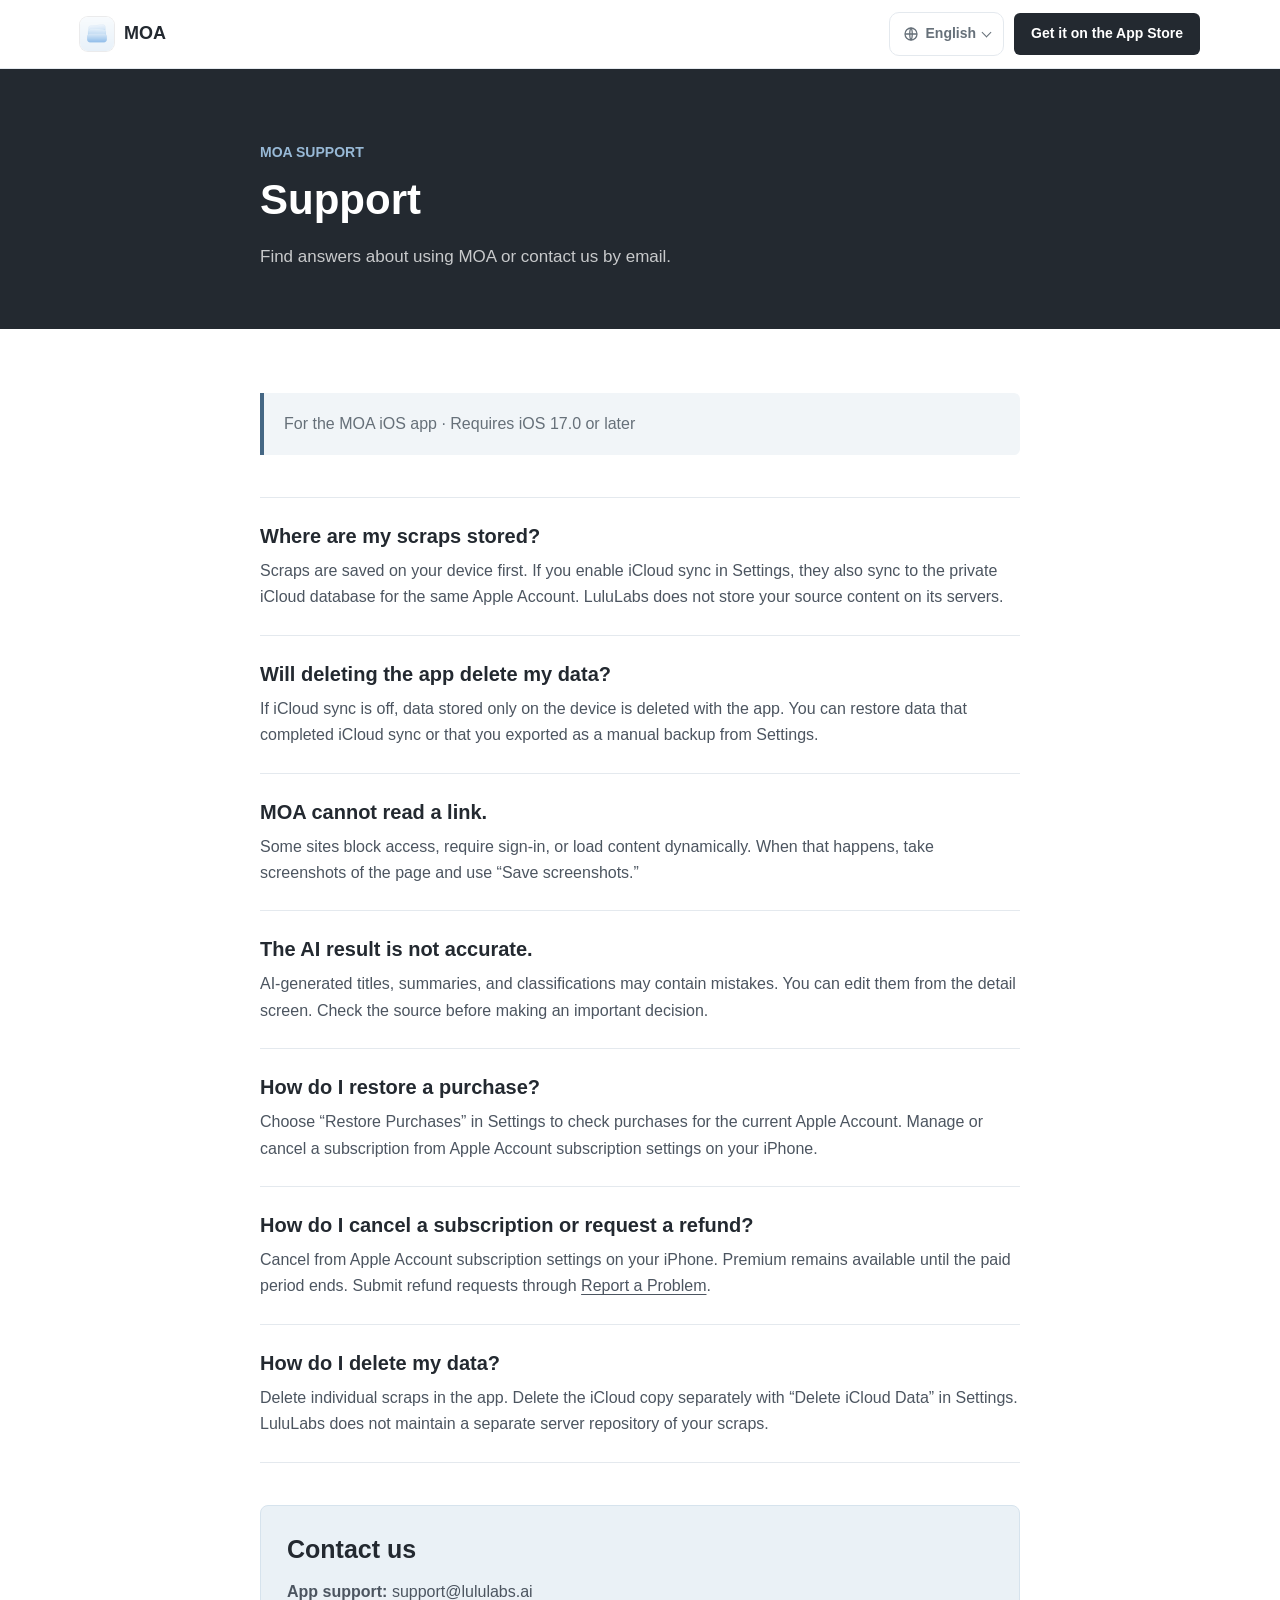
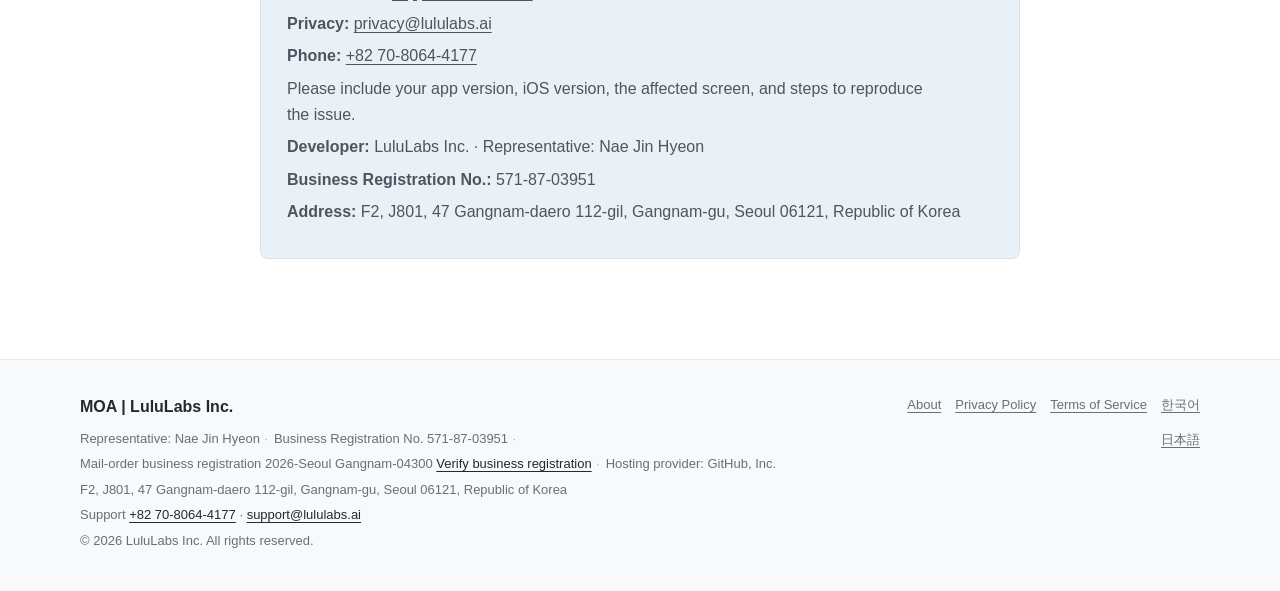
<file: en/support/index.html>
<!doctype html>
<html lang="en">
  <head>
    <meta charset="utf-8" />
    <meta name="viewport" content="width=device-width, initial-scale=1" />
    <meta
      name="description"
      content="Get help with the MOA app, including data storage, iCloud sync, AI organization, and subscriptions."
    />
    <meta name="theme-color" content="#ffffff" />
    <title>Support - MOA</title>
    <link rel="alternate" hreflang="ko" href="https://moa.lululabs.ai/support/" />
    <link rel="alternate" hreflang="en" href="https://moa.lululabs.ai/en/support/" />
    <link rel="alternate" hreflang="ja" href="https://moa.lululabs.ai/ja/support/" />
    <link rel="canonical" href="https://moa.lululabs.ai/en/support/" />
    <link rel="alternate" hreflang="x-default" href="https://moa.lululabs.ai/support/" />
    <meta property="og:type" content="website" />
    <meta property="og:site_name" content="MOA" />
    <meta property="og:locale" content="en_US" />
    <meta property="og:title" content="Support - MOA" />
    <meta property="og:description" content="Support - MOA" />
    <meta property="og:url" content="https://moa.lululabs.ai/en/support/" />
    <meta property="og:image" content="https://moa.lululabs.ai/assets/moa-og-en.png" />
    <meta property="og:image:width" content="1200" />
    <meta property="og:image:height" content="630" />
    <meta name="twitter:card" content="summary_large_image" />
    <meta name="twitter:title" content="Support - MOA" />
    <meta name="twitter:description" content="Support - MOA" />
    <meta name="twitter:image" content="https://moa.lululabs.ai/assets/moa-og-en.png" />
    <link rel="icon" href="../../assets/moa-app-icon.png?v=20260928" />
    <link rel="stylesheet" href="../../styles.css?v=20260929" />
  </head>
  <body>
    <a class="skip-link" href="#main">Skip to content</a>
    <header class="site-header">
      <div class="site-header__inner">
        <a class="brand-link" href="../" aria-label="MOA home">
          <img src="../../assets/moa-app-icon.png?v=20260928" alt="" />
          <span>MOA</span>
        </a>
        <div class="site-header__actions">
          <details class="lang-switch">
            <summary aria-label="Choose language, currently English"><svg viewBox="0 0 24 24" fill="none" stroke="currentColor" stroke-width="1.9" aria-hidden="true"><circle cx="12" cy="12" r="9"/><path d="M3 12h18M12 3c2.5 2.7 2.5 15.3 0 18M12 3c-2.5 2.7-2.5 15.3 0 18"/></svg><span>English</span></summary>
            <ul class="lang-switch__menu">
            <li><a href="../../support/" lang="ko" hreflang="ko">한국어</a></li>
            <li><a href="../" lang="en" hreflang="en" aria-current="true">English</a></li>
            <li><a href="../../ja/support/" lang="ja" hreflang="ja">日本語</a></li>
            </ul>
          </details>
          <a class="button button--brand button--compact" href="https://apps.apple.com/app/id6789358514">Get it on the App Store</a>
        </div>
      </div>
    </header>

    <main id="main">
      <section class="page-hero">
        <div class="page-hero__inner">
          <p>MOA SUPPORT</p>
          <h1>Support</h1>
          <div class="page-hero__lede">
            Find answers about using MOA or contact us by email.
          </div>
        </div>
      </section>

      <div class="document">
        <div class="document__meta">
          For the MOA iOS app · Requires iOS 17.0 or later
        </div>

        <div class="support-list">
          <section class="support-item">
            <h2>Where are my scraps stored?</h2>
            <p>
              Scraps are saved on your device first. If you enable iCloud sync in
              Settings, they also sync to the private iCloud database for the same
              Apple Account. LuluLabs does not store your source content on its servers.
            </p>
          </section>

          <section class="support-item">
            <h2>Will deleting the app delete my data?</h2>
            <p>
              If iCloud sync is off, data stored only on the device is deleted with the
              app. You can restore data that completed iCloud sync or that you exported
              as a manual backup from Settings.
            </p>
          </section>

          <section class="support-item">
            <h2>MOA cannot read a link.</h2>
            <p>
              Some sites block access, require sign-in, or load content dynamically.
              When that happens, take screenshots of the page and use “Save screenshots.”
            </p>
          </section>

          <section class="support-item">
            <h2>The AI result is not accurate.</h2>
            <p>
              AI-generated titles, summaries, and classifications may contain mistakes.
              You can edit them from the detail screen. Check the source before making
              an important decision.
            </p>
          </section>

          <section class="support-item">
            <h2>How do I restore a purchase?</h2>
            <p>
              Choose “Restore Purchases” in Settings to check purchases for the current
              Apple Account. Manage or cancel a subscription from Apple Account
              subscription settings on your iPhone.
            </p>
          </section>

          <section class="support-item">
            <h2>How do I cancel a subscription or request a refund?</h2>
            <p>
              Cancel from Apple Account subscription settings on your iPhone. Premium
              remains available until the paid period ends. Submit refund requests
              through <a href="https://reportaproblem.apple.com/">Report a Problem</a>.
            </p>
          </section>

          <section class="support-item">
            <h2>How do I delete my data?</h2>
            <p>
              Delete individual scraps in the app. Delete the iCloud copy separately
              with “Delete iCloud Data” in Settings. LuluLabs does not maintain a
              separate server repository of your scraps.
            </p>
          </section>
        </div>

        <section class="contact-panel">
          <h2>Contact us</h2>
          <p><strong>App support:</strong> <a href="mailto:support@lululabs.ai">support@lululabs.ai</a></p>
          <p><strong>Privacy:</strong> <a href="mailto:privacy@lululabs.ai">privacy@lululabs.ai</a></p>
          <p><strong>Phone:</strong> <a href="tel:+827080644177">+82 70-8064-4177</a></p>
          <p>
            Please include your app version, iOS version, the affected screen, and
            steps to reproduce the issue.
          </p>
          <p><strong>Developer:</strong> LuluLabs Inc. · Representative: Nae Jin Hyeon</p>
          <p><strong>Business Registration No.:</strong> 571-87-03951</p>
          <p><strong>Address:</strong> F2, J801, 47 Gangnam-daero 112-gil, Gangnam-gu, Seoul 06121, Republic of Korea</p>
        </section>
      </div>
    </main>

    <footer class="site-footer">
      <div class="site-footer__inner">
        <div class="business-disclosure">
          <strong>MOA | LuluLabs Inc.</strong>
          <div class="business-disclosure__details">
            <span>Representative: Nae Jin Hyeon</span>
            <span>Business Registration No. 571-87-03951</span>
            <span>Mail-order business registration 2026-Seoul Gangnam-04300 <a href="https://www.ftc.go.kr/bizCommPop.do?wrkr_no=5718703951" target="_blank" rel="noopener">Verify business registration</a></span>
            <span>Hosting provider: GitHub, Inc.</span>
          </div>
          <p>F2, J801, 47 Gangnam-daero 112-gil, Gangnam-gu, Seoul 06121, Republic of Korea</p>
          <p>Support <a href="tel:+827080644177">+82 70-8064-4177</a> · <a href="mailto:support@lululabs.ai">support@lululabs.ai</a></p>
          <p>© 2026 LuluLabs Inc. All rights reserved.</p>
        </div>
        <nav class="footer-links" aria-label="Footer navigation">
          <a href="../">About</a>
          <a href="../privacy/">Privacy Policy</a>
          <a href="../terms/">Terms of Service</a>
          <a href="../../support/" lang="ko">한국어</a>
          <a href="../../ja/support/" lang="ja">日本語</a>
        </nav>
      </div>
    </footer>
  </body>
</html>
</file>
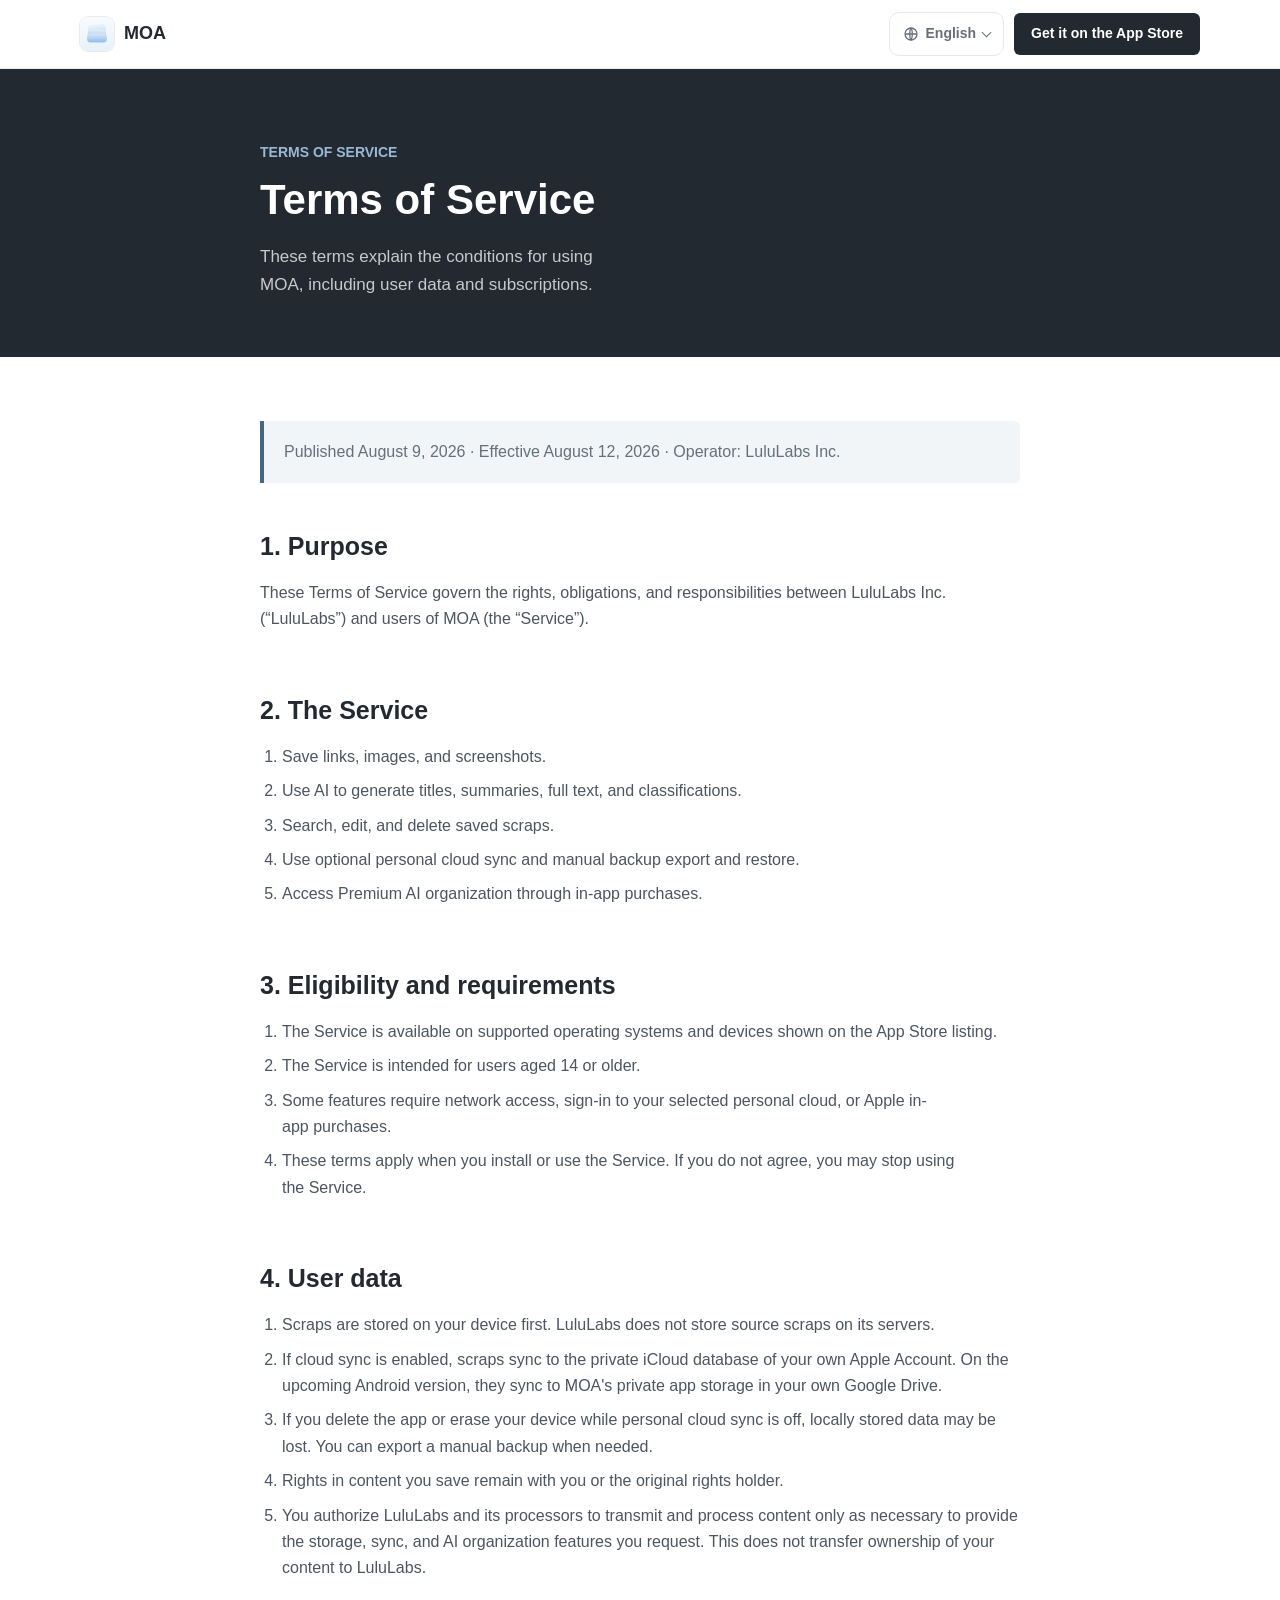
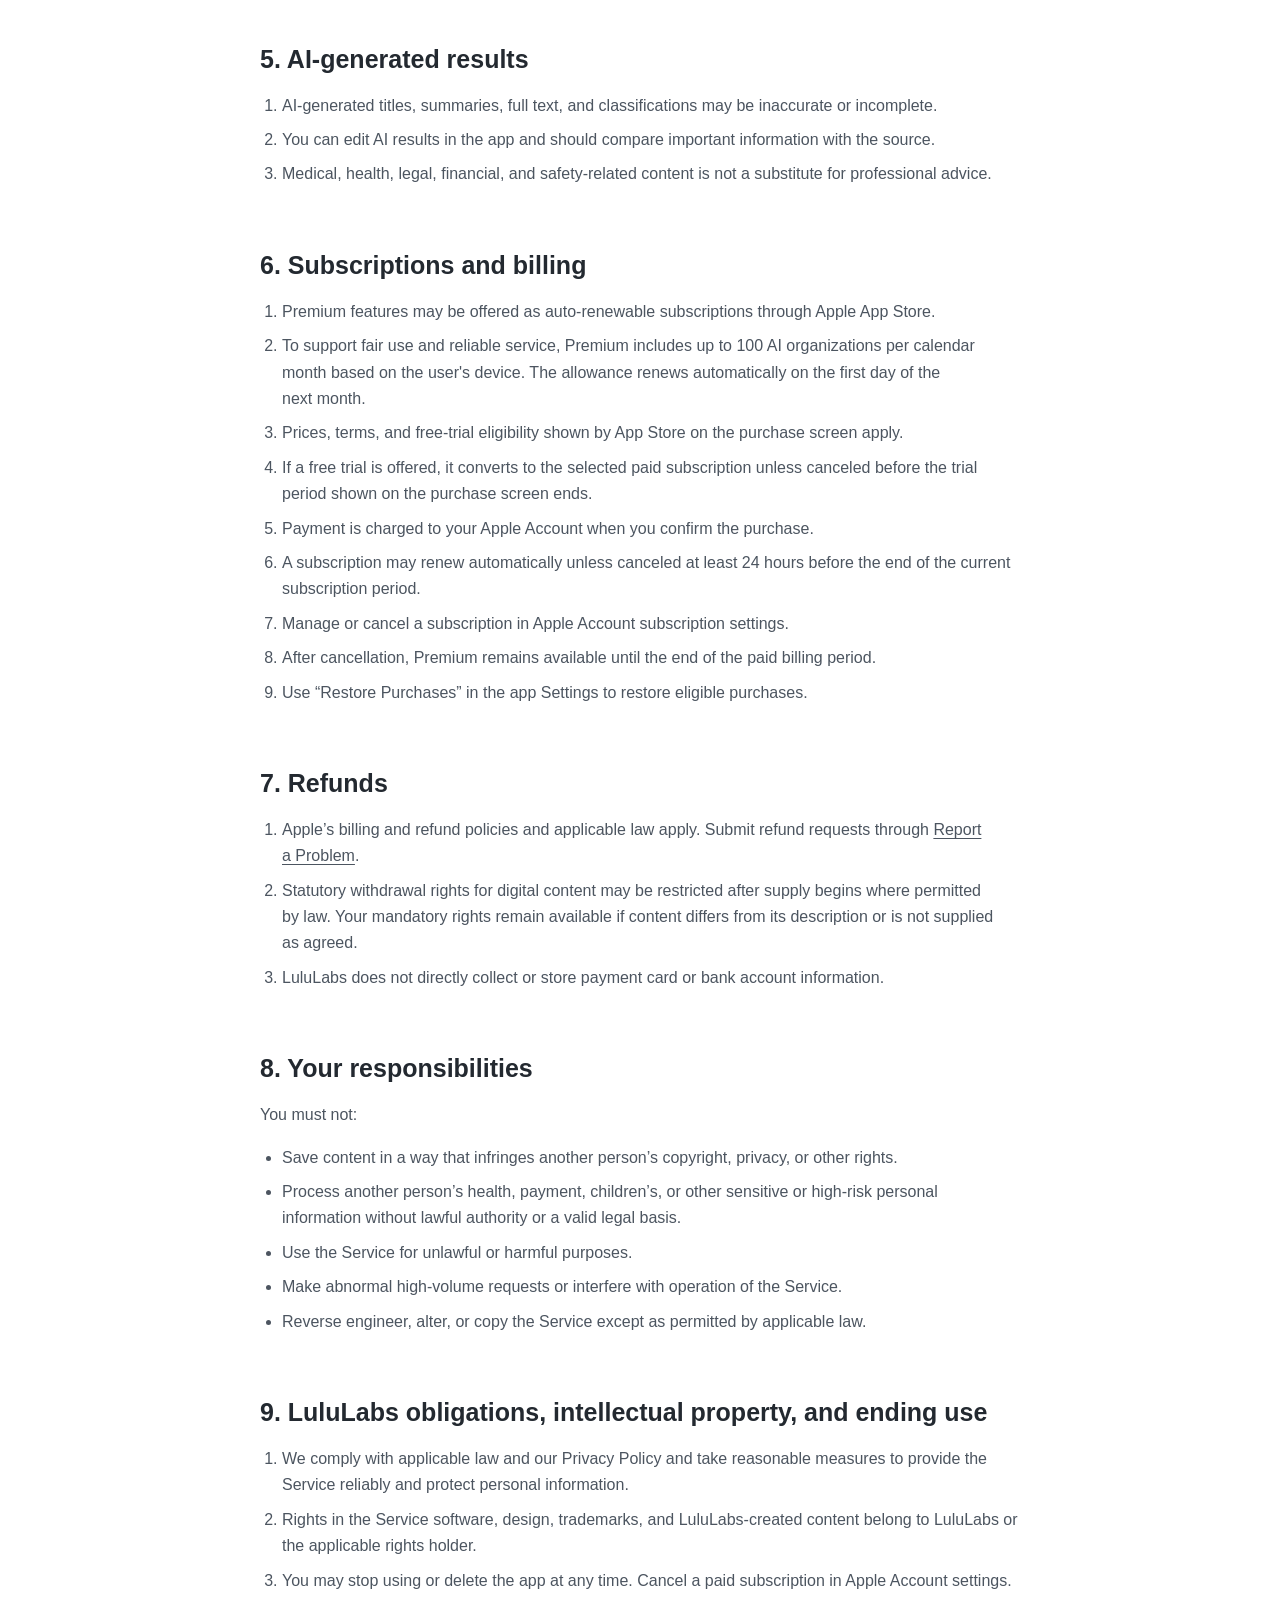
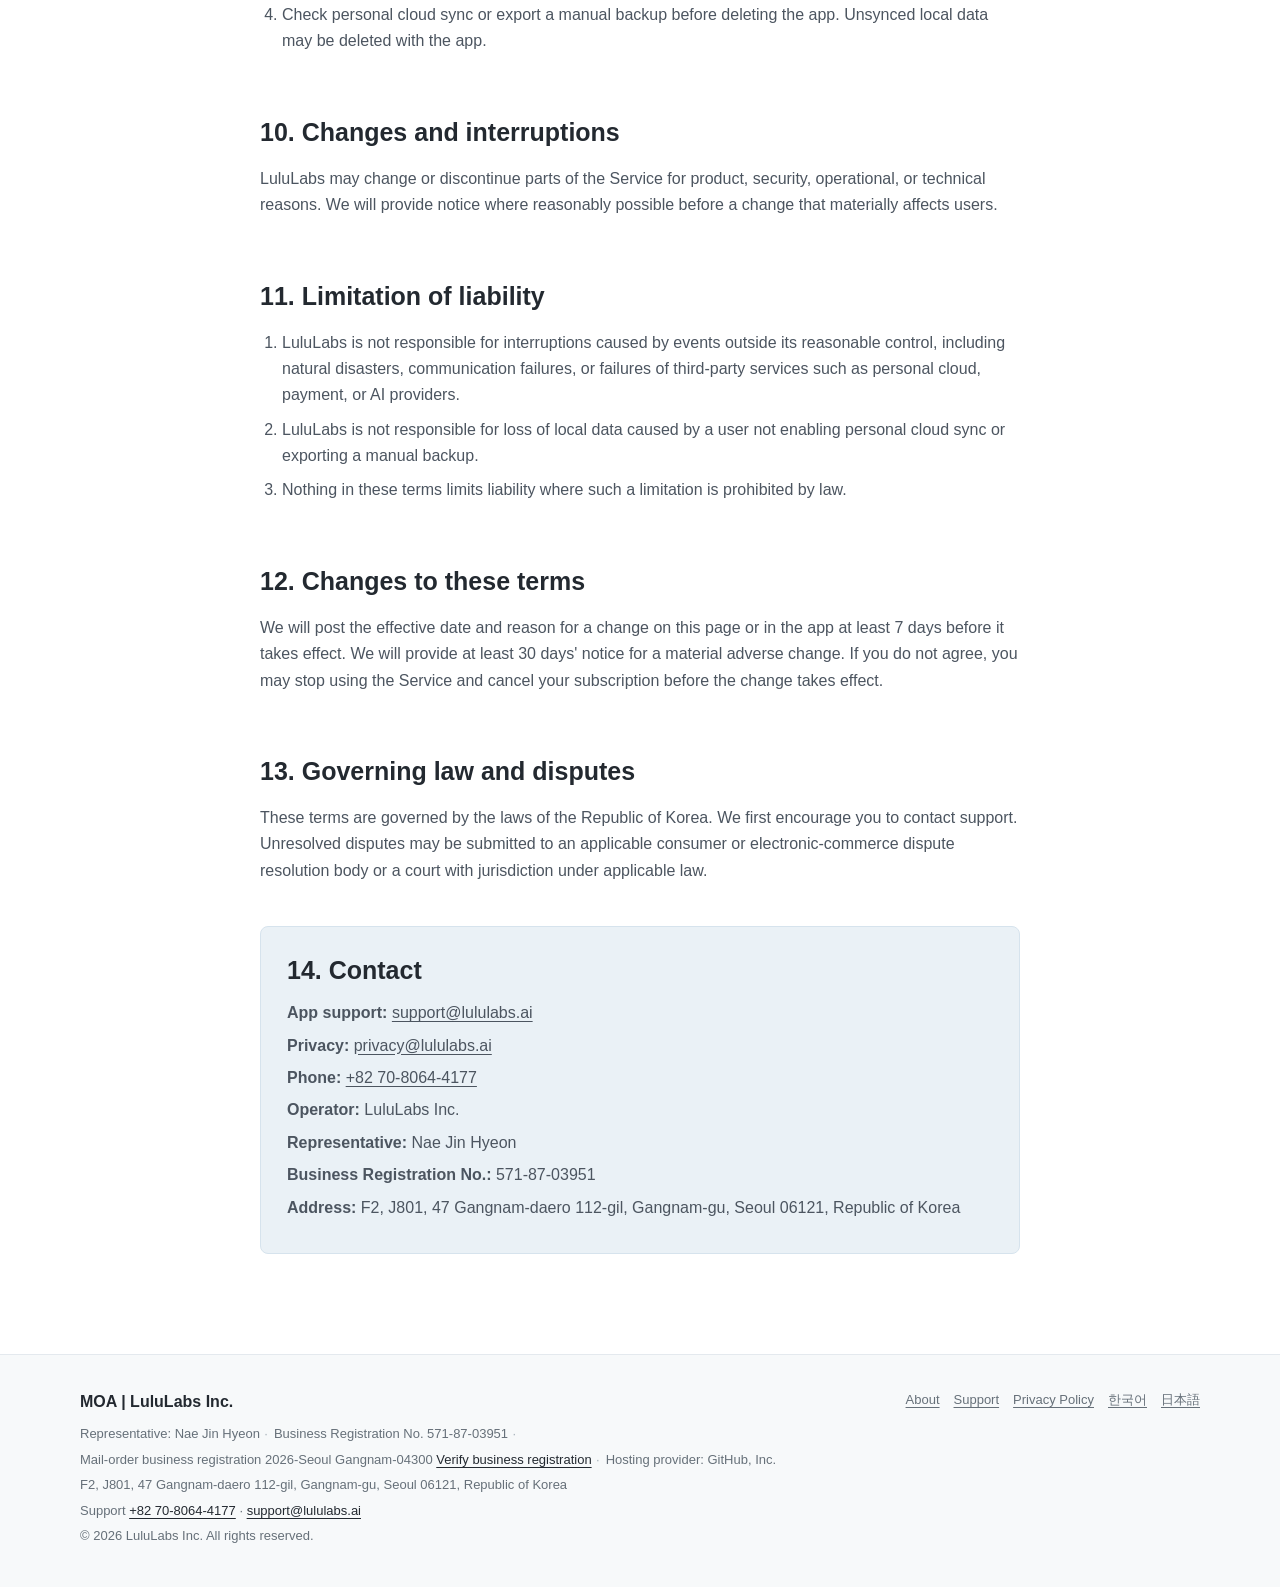
<file: en/terms/index.html>
<!doctype html>
<html lang="en">
  <head>
    <meta charset="utf-8" />
    <meta name="viewport" content="width=device-width, initial-scale=1" />
    <meta
      name="description"
      content="MOA Terms of Service covering the Service, user-owned data, AI results, subscriptions, and refunds."
    />
    <meta name="theme-color" content="#ffffff" />
    <title>Terms of Service - MOA</title>
    <link rel="alternate" hreflang="ko" href="https://moa.lululabs.ai/terms/" />
    <link rel="alternate" hreflang="en" href="https://moa.lululabs.ai/en/terms/" />
    <link rel="alternate" hreflang="ja" href="https://moa.lululabs.ai/ja/terms/" />
    <link rel="canonical" href="https://moa.lululabs.ai/en/terms/" />
    <link rel="alternate" hreflang="x-default" href="https://moa.lululabs.ai/terms/" />
    <meta property="og:type" content="website" />
    <meta property="og:site_name" content="MOA" />
    <meta property="og:locale" content="en_US" />
    <meta property="og:title" content="Terms of Service - MOA" />
    <meta property="og:description" content="Terms of Service - MOA" />
    <meta property="og:url" content="https://moa.lululabs.ai/en/terms/" />
    <meta property="og:image" content="https://moa.lululabs.ai/assets/moa-og-en.png" />
    <meta property="og:image:width" content="1200" />
    <meta property="og:image:height" content="630" />
    <meta name="twitter:card" content="summary_large_image" />
    <meta name="twitter:title" content="Terms of Service - MOA" />
    <meta name="twitter:description" content="Terms of Service - MOA" />
    <meta name="twitter:image" content="https://moa.lululabs.ai/assets/moa-og-en.png" />
    <link rel="icon" href="../../assets/moa-app-icon.png?v=20260928" />
    <link rel="stylesheet" href="../../styles.css?v=20260929" />
  </head>
  <body>
    <a class="skip-link" href="#main">Skip to content</a>
    <header class="site-header">
      <div class="site-header__inner">
        <a class="brand-link" href="../" aria-label="MOA home">
          <img src="../../assets/moa-app-icon.png?v=20260928" alt="" />
          <span>MOA</span>
        </a>
        <div class="site-header__actions">
          <details class="lang-switch">
            <summary aria-label="Choose language, currently English"><svg viewBox="0 0 24 24" fill="none" stroke="currentColor" stroke-width="1.9" aria-hidden="true"><circle cx="12" cy="12" r="9"/><path d="M3 12h18M12 3c2.5 2.7 2.5 15.3 0 18M12 3c-2.5 2.7-2.5 15.3 0 18"/></svg><span>English</span></summary>
            <ul class="lang-switch__menu">
            <li><a href="../../terms/" lang="ko" hreflang="ko">한국어</a></li>
            <li><a href="../" lang="en" hreflang="en" aria-current="true">English</a></li>
            <li><a href="../../ja/terms/" lang="ja" hreflang="ja">日本語</a></li>
            </ul>
          </details>
          <a class="button button--brand button--compact" href="https://apps.apple.com/app/id6789358514">Get it on the App Store</a>
        </div>
      </div>
    </header>

    <main id="main">
      <section class="page-hero">
        <div class="page-hero__inner">
          <p>TERMS OF SERVICE</p>
          <h1>Terms of Service</h1>
          <div class="page-hero__lede">
            These terms explain the conditions for using MOA, including user data and subscriptions.
          </div>
        </div>
      </section>

      <article class="document">
        <div class="document__meta">
          Published August 9, 2026 · Effective August 12, 2026 · Operator: LuluLabs Inc.
        </div>

        <h2>1. Purpose</h2>
        <p>
          These Terms of Service govern the rights, obligations, and responsibilities
          between LuluLabs Inc. (“LuluLabs”) and users of MOA (the “Service”).
        </p>

        <h2>2. The Service</h2>
        <ol>
          <li>Save links, images, and screenshots.</li>
          <li>Use AI to generate titles, summaries, full text, and classifications.</li>
          <li>Search, edit, and delete saved scraps.</li>
          <li>Use optional personal cloud sync and manual backup export and restore.</li>
          <li>Access Premium AI organization through in-app purchases.</li>
        </ol>

        <h2>3. Eligibility and requirements</h2>
        <ol>
          <li>The Service is available on supported operating systems and devices shown on the App Store listing.</li>
          <li>The Service is intended for users aged 14 or older.</li>
          <li>Some features require network access, sign-in to your selected personal cloud, or Apple in-app purchases.</li>
          <li>These terms apply when you install or use the Service. If you do not agree, you may stop using the Service.</li>
        </ol>

        <h2>4. User data</h2>
        <ol>
          <li>Scraps are stored on your device first. LuluLabs does not store source scraps on its servers.</li>
          <li>
            If cloud sync is enabled, scraps sync to the private iCloud database of your
            own Apple Account. On the upcoming Android version, they sync to MOA's
            private app storage in your own Google Drive.
          </li>
          <li>
            If you delete the app or erase your device while personal cloud sync is off,
            locally stored data may be lost. You can export a manual backup when needed.
          </li>
          <li>Rights in content you save remain with you or the original rights holder.</li>
          <li>
            You authorize LuluLabs and its processors to transmit and process content
            only as necessary to provide the storage, sync, and AI organization features
            you request. This does not transfer ownership of your content to LuluLabs.
          </li>
        </ol>

        <h2>5. AI-generated results</h2>
        <ol>
          <li>AI-generated titles, summaries, full text, and classifications may be inaccurate or incomplete.</li>
          <li>You can edit AI results in the app and should compare important information with the source.</li>
          <li>Medical, health, legal, financial, and safety-related content is not a substitute for professional advice.</li>
        </ol>

        <h2>6. Subscriptions and billing</h2>
        <ol>
          <li>Premium features may be offered as auto-renewable subscriptions through Apple App Store.</li>
          <li>
            To support fair use and reliable service, Premium includes up to 100 AI
            organizations per calendar month based on the user's device. The allowance
            renews automatically on the first day of the next month.
          </li>
          <li>Prices, terms, and free-trial eligibility shown by App Store on the purchase screen apply.</li>
          <li>
            If a free trial is offered, it converts to the selected paid subscription
            unless canceled before the trial period shown on the purchase screen ends.
          </li>
          <li>Payment is charged to your Apple Account when you confirm the purchase.</li>
          <li>
            A subscription may renew automatically unless canceled at least 24 hours
            before the end of the current subscription period.
          </li>
          <li>Manage or cancel a subscription in Apple Account subscription settings.</li>
          <li>After cancellation, Premium remains available until the end of the paid billing period.</li>
          <li>Use “Restore Purchases” in the app Settings to restore eligible purchases.</li>
        </ol>

        <h2>7. Refunds</h2>
        <ol>
          <li>
            Apple’s billing and refund policies and applicable law apply. Submit refund
            requests through <a href="https://reportaproblem.apple.com/">Report a Problem</a>.
          </li>
          <li>
            Statutory withdrawal rights for digital content may be restricted after
            supply begins where permitted by law. Your mandatory rights remain available
            if content differs from its description or is not supplied as agreed.
          </li>
          <li>LuluLabs does not directly collect or store payment card or bank account information.</li>
        </ol>

        <h2>8. Your responsibilities</h2>
        <p>You must not:</p>
        <ul>
          <li>Save content in a way that infringes another person’s copyright, privacy, or other rights.</li>
          <li>Process another person’s health, payment, children’s, or other sensitive or high-risk personal information without lawful authority or a valid legal basis.</li>
          <li>Use the Service for unlawful or harmful purposes.</li>
          <li>Make abnormal high-volume requests or interfere with operation of the Service.</li>
          <li>Reverse engineer, alter, or copy the Service except as permitted by applicable law.</li>
        </ul>

        <h2>9. LuluLabs obligations, intellectual property, and ending use</h2>
        <ol>
          <li>We comply with applicable law and our Privacy Policy and take reasonable measures to provide the Service reliably and protect personal information.</li>
          <li>Rights in the Service software, design, trademarks, and LuluLabs-created content belong to LuluLabs or the applicable rights holder.</li>
          <li>You may stop using or delete the app at any time. Cancel a paid subscription in Apple Account settings.</li>
          <li>Check personal cloud sync or export a manual backup before deleting the app. Unsynced local data may be deleted with the app.</li>
        </ol>

        <h2>10. Changes and interruptions</h2>
        <p>
          LuluLabs may change or discontinue parts of the Service for product,
          security, operational, or technical reasons. We will provide notice where
          reasonably possible before a change that materially affects users.
        </p>

        <h2>11. Limitation of liability</h2>
        <ol>
          <li>
            LuluLabs is not responsible for interruptions caused by events outside
            its reasonable control, including natural disasters, communication
            failures, or failures of third-party services such as personal cloud, payment, or AI providers.
          </li>
          <li>
            LuluLabs is not responsible for loss of local data caused by a user not
            enabling personal cloud sync or exporting a manual backup.
          </li>
          <li>Nothing in these terms limits liability where such a limitation is prohibited by law.</li>
        </ol>

        <h2>12. Changes to these terms</h2>
        <p>
          We will post the effective date and reason for a change on this page or in
          the app at least 7 days before it takes effect. We will provide at least
          30 days' notice for a material adverse change. If you do not agree, you may
          stop using the Service and cancel your subscription before the change takes effect.
        </p>

        <h2>13. Governing law and disputes</h2>
        <p>
          These terms are governed by the laws of the Republic of Korea. We first
          encourage you to contact support. Unresolved disputes may be submitted to an
          applicable consumer or electronic-commerce dispute resolution body or a court
          with jurisdiction under applicable law.
        </p>

        <section class="contact-panel">
          <h2>14. Contact</h2>
          <p><strong>App support:</strong> <a href="mailto:support@lululabs.ai">support@lululabs.ai</a></p>
          <p><strong>Privacy:</strong> <a href="mailto:privacy@lululabs.ai">privacy@lululabs.ai</a></p>
          <p><strong>Phone:</strong> <a href="tel:+827080644177">+82 70-8064-4177</a></p>
          <p><strong>Operator:</strong> LuluLabs Inc.</p>
          <p><strong>Representative:</strong> Nae Jin Hyeon</p>
          <p><strong>Business Registration No.:</strong> 571-87-03951</p>
          <p><strong>Address:</strong> F2, J801, 47 Gangnam-daero 112-gil, Gangnam-gu, Seoul 06121, Republic of Korea</p>
        </section>
      </article>
    </main>

    <footer class="site-footer">
      <div class="site-footer__inner">
        <div class="business-disclosure">
          <strong>MOA | LuluLabs Inc.</strong>
          <div class="business-disclosure__details">
            <span>Representative: Nae Jin Hyeon</span>
            <span>Business Registration No. 571-87-03951</span>
            <span>Mail-order business registration 2026-Seoul Gangnam-04300 <a href="https://www.ftc.go.kr/bizCommPop.do?wrkr_no=5718703951" target="_blank" rel="noopener">Verify business registration</a></span>
            <span>Hosting provider: GitHub, Inc.</span>
          </div>
          <p>F2, J801, 47 Gangnam-daero 112-gil, Gangnam-gu, Seoul 06121, Republic of Korea</p>
          <p>Support <a href="tel:+827080644177">+82 70-8064-4177</a> · <a href="mailto:support@lululabs.ai">support@lululabs.ai</a></p>
          <p>© 2026 LuluLabs Inc. All rights reserved.</p>
        </div>
        <nav class="footer-links" aria-label="Footer navigation">
          <a href="../">About</a>
          <a href="../support/">Support</a>
          <a href="../privacy/">Privacy Policy</a>
          <a href="../../terms/" lang="ko">한국어</a>
          <a href="../../ja/terms/" lang="ja">日本語</a>
        </nav>
      </div>
    </footer>
  </body>
</html>
</file>
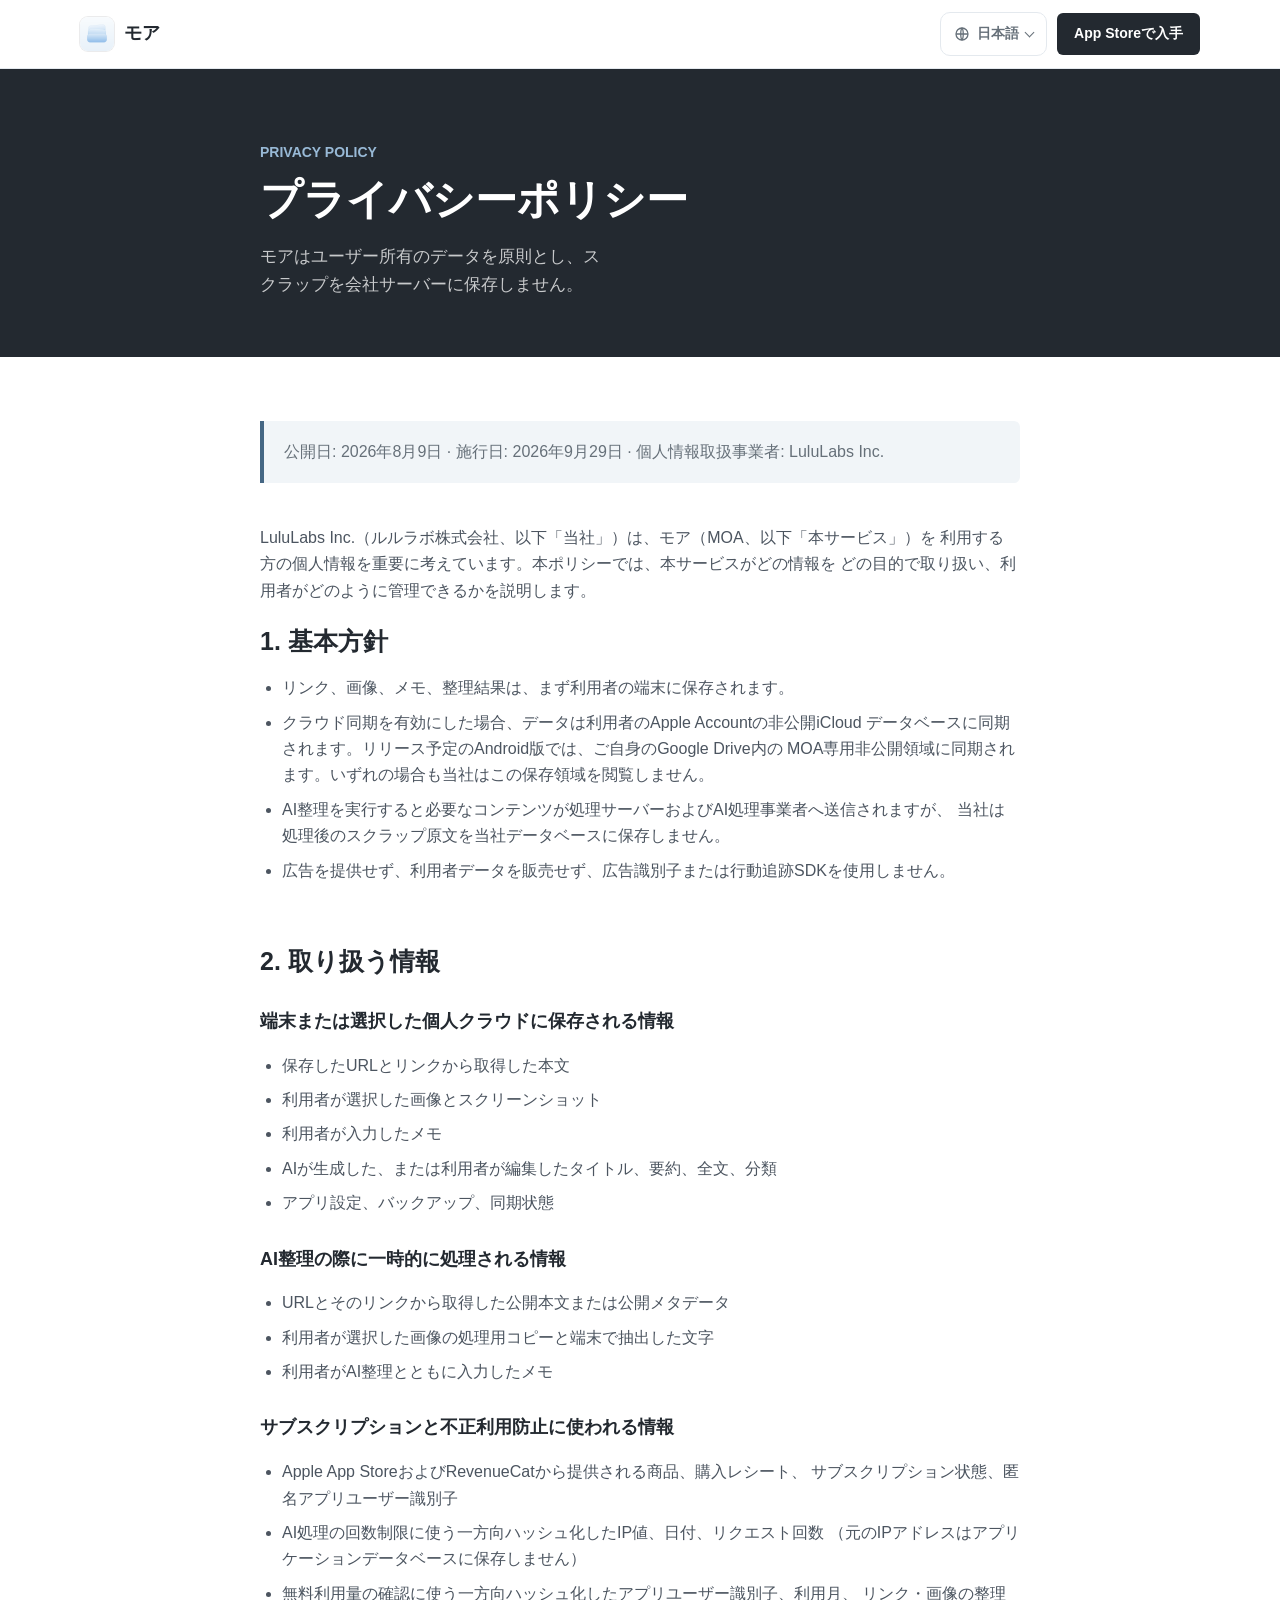
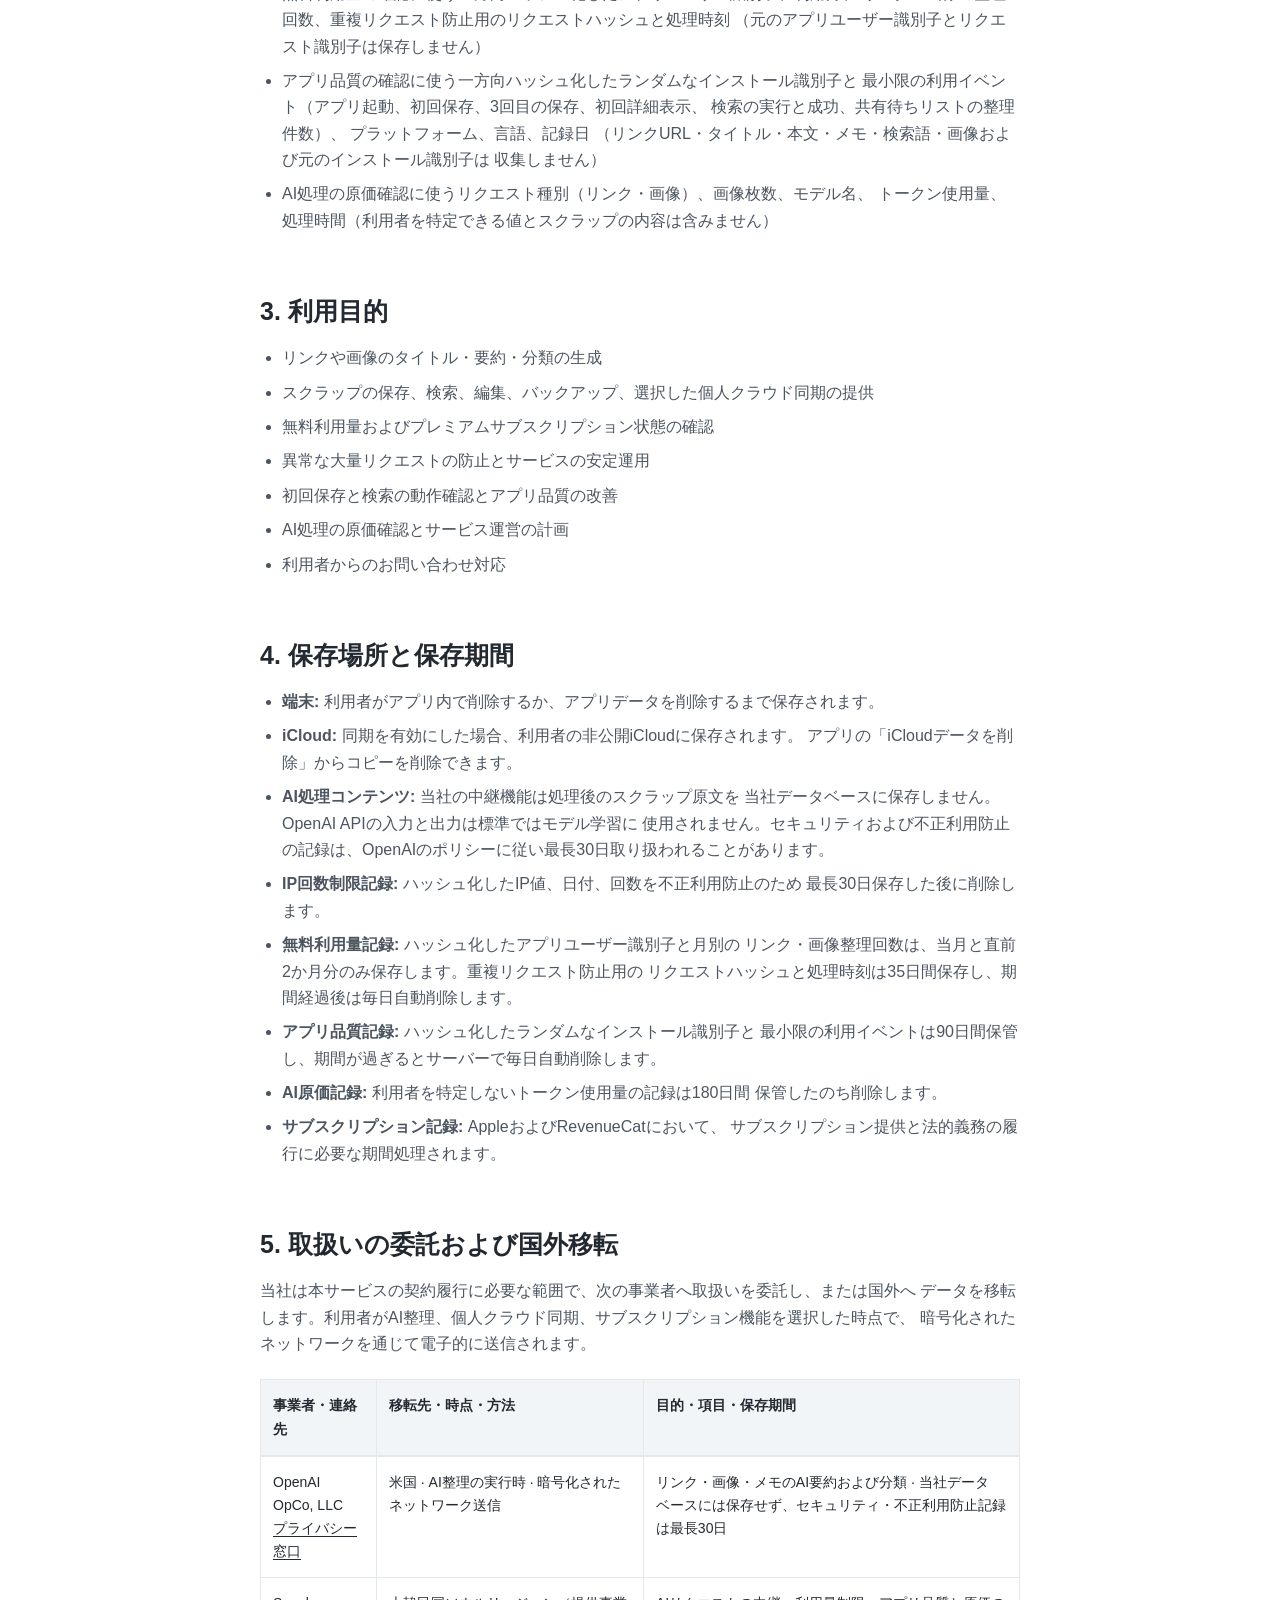
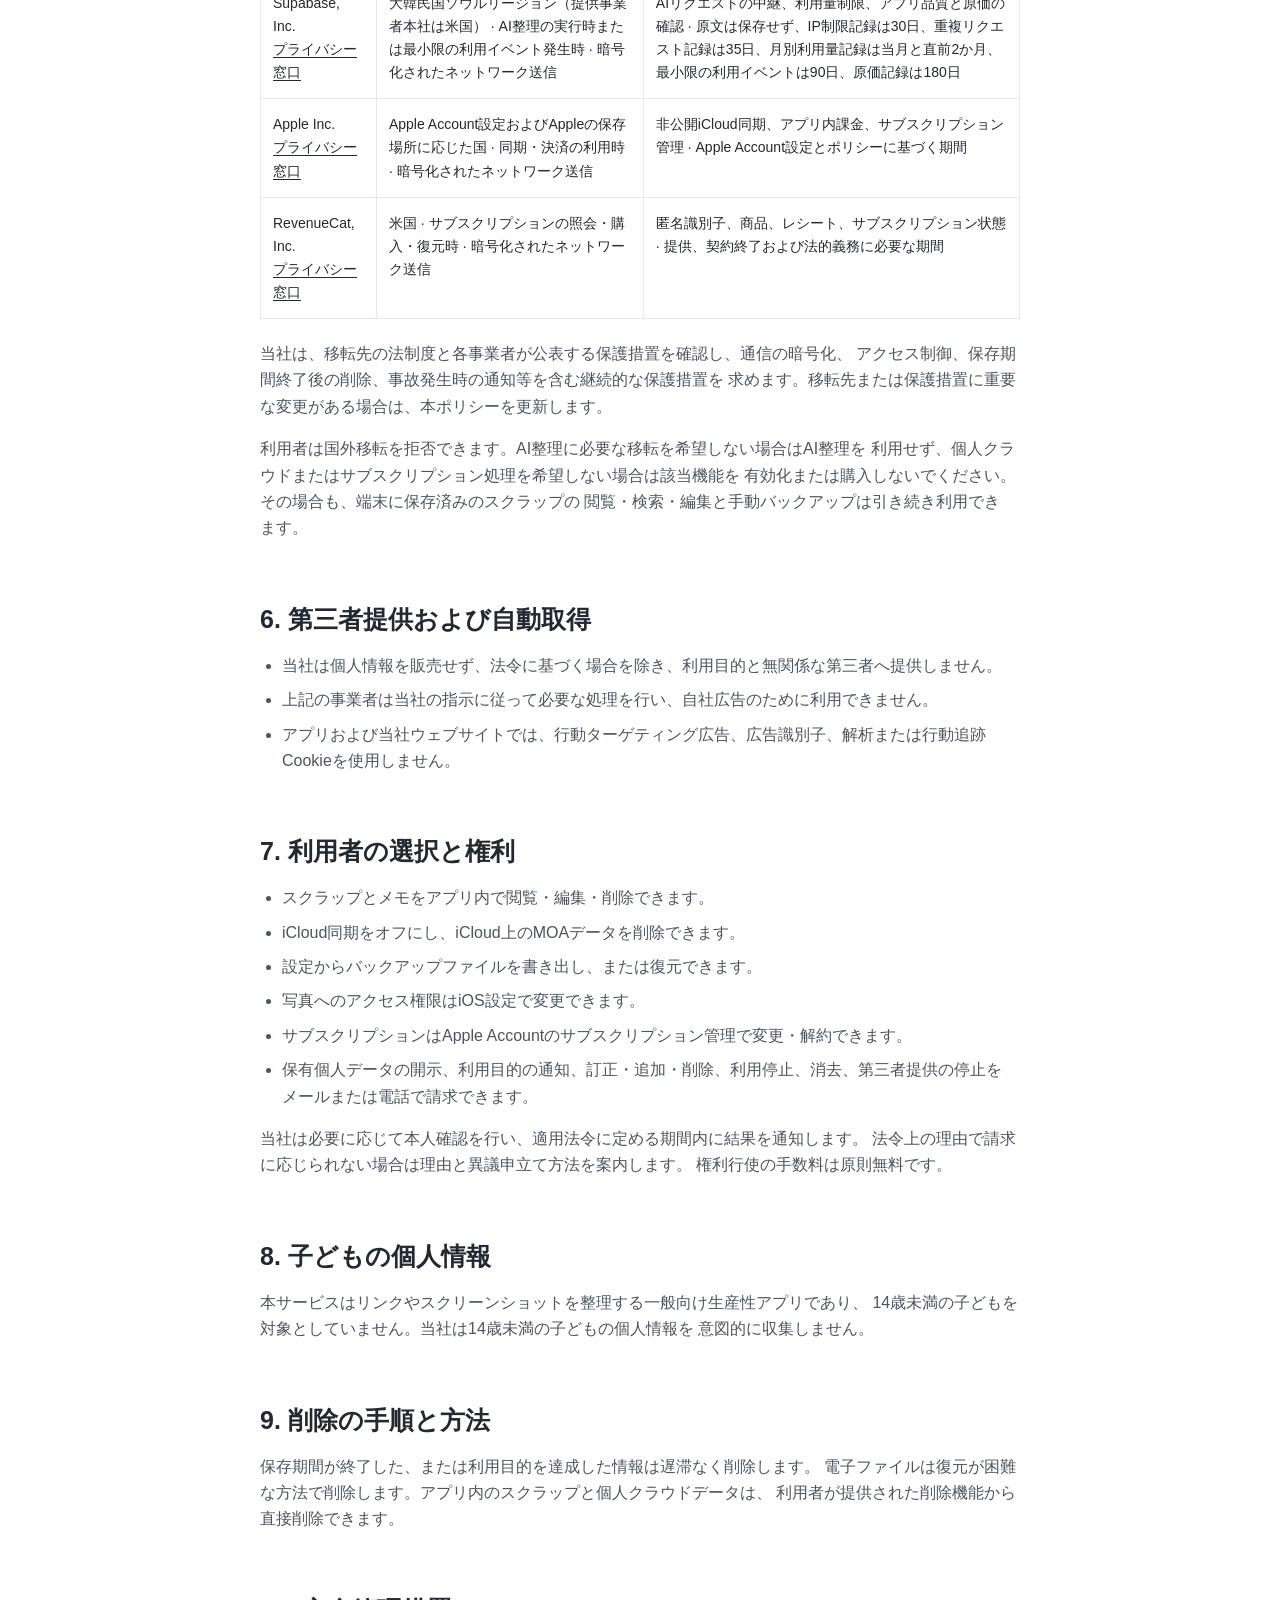
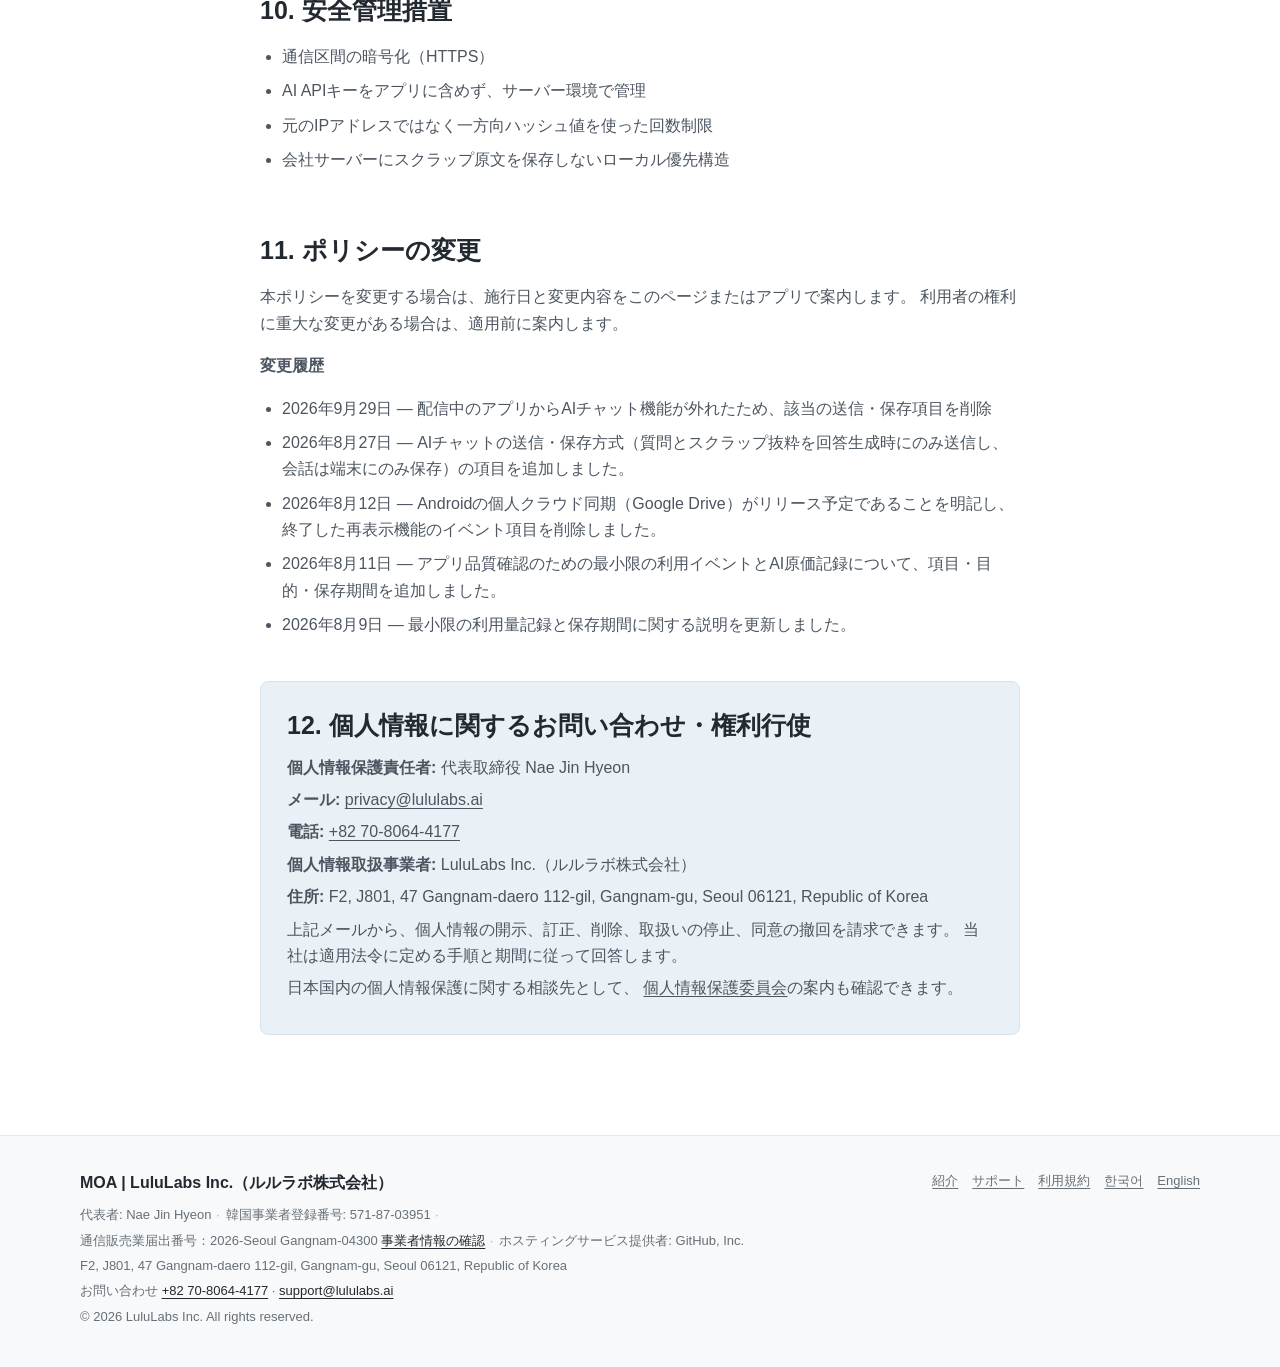
<file: ja/privacy/index.html>
<!doctype html>
<html lang="ja">
  <head>
    <meta charset="utf-8" />
    <meta name="viewport" content="width=device-width, initial-scale=1" />
    <meta
      name="description"
      content="モア（MOA）のプライバシーポリシー。端末内保存、iCloud同期、AI処理、サブスクリプション情報の取扱いを説明します。"
    />
    <meta name="theme-color" content="#ffffff" />
    <title>プライバシーポリシー - モア（MOA）</title>
    <link rel="alternate" hreflang="ko" href="https://moa.lululabs.ai/privacy/" />
    <link rel="alternate" hreflang="en" href="https://moa.lululabs.ai/en/privacy/" />
    <link rel="alternate" hreflang="ja" href="https://moa.lululabs.ai/ja/privacy/" />
    <link rel="canonical" href="https://moa.lululabs.ai/ja/privacy/" />
    <link rel="alternate" hreflang="x-default" href="https://moa.lululabs.ai/privacy/" />
    <meta property="og:type" content="website" />
    <meta property="og:site_name" content="MOA" />
    <meta property="og:locale" content="ja_JP" />
    <meta property="og:title" content="プライバシーポリシー - モア（MOA）" />
    <meta property="og:description" content="プライバシーポリシー - モア（MOA）" />
    <meta property="og:url" content="https://moa.lululabs.ai/ja/privacy/" />
    <meta property="og:image" content="https://moa.lululabs.ai/assets/moa-og-ja.png" />
    <meta property="og:image:width" content="1200" />
    <meta property="og:image:height" content="630" />
    <meta name="twitter:card" content="summary_large_image" />
    <meta name="twitter:title" content="プライバシーポリシー - モア（MOA）" />
    <meta name="twitter:description" content="プライバシーポリシー - モア（MOA）" />
    <meta name="twitter:image" content="https://moa.lululabs.ai/assets/moa-og-ja.png" />
    <link rel="icon" href="../../assets/moa-app-icon.png?v=20260928" />
    <link rel="stylesheet" href="../../styles.css?v=20260929" />
  </head>
  <body>
    <a class="skip-link" href="#main">本文へスキップ</a>
    <header class="site-header">
      <div class="site-header__inner">
        <a class="brand-link" href="../" aria-label="モア ホーム">
          <img src="../../assets/moa-app-icon.png?v=20260928" alt="" />
          <span>モア</span>
        </a>
        <div class="site-header__actions">
          <details class="lang-switch">
            <summary aria-label="言語を選択、現在は日本語"><svg viewBox="0 0 24 24" fill="none" stroke="currentColor" stroke-width="1.9" aria-hidden="true"><circle cx="12" cy="12" r="9"/><path d="M3 12h18M12 3c2.5 2.7 2.5 15.3 0 18M12 3c-2.5 2.7-2.5 15.3 0 18"/></svg><span>日本語</span></summary>
            <ul class="lang-switch__menu">
            <li><a href="../../privacy/" lang="ko" hreflang="ko">한국어</a></li>
            <li><a href="../../en/privacy/" lang="en" hreflang="en">English</a></li>
            <li><a href="../" lang="ja" hreflang="ja" aria-current="true">日本語</a></li>
            </ul>
          </details>
          <a class="button button--brand button--compact" href="https://apps.apple.com/app/id6789358514">App Storeで入手</a>
        </div>
      </div>
    </header>

    <main id="main">
      <section class="page-hero">
        <div class="page-hero__inner">
          <p>PRIVACY POLICY</p>
          <h1>プライバシーポリシー</h1>
          <div class="page-hero__lede">
            モアはユーザー所有のデータを原則とし、スクラップを会社サーバーに保存しません。
          </div>
        </div>
      </section>

      <article class="document">
        <div class="document__meta">
          公開日: 2026年8月9日 · 施行日: 2026年9月29日 · 個人情報取扱事業者: LuluLabs Inc.
        </div>

        <p>
          LuluLabs Inc.（ルルラボ株式会社、以下「当社」）は、モア（MOA、以下「本サービス」）を
          利用する方の個人情報を重要に考えています。本ポリシーでは、本サービスがどの情報を
          どの目的で取り扱い、利用者がどのように管理できるかを説明します。
        </p>

        <h2>1. 基本方針</h2>
        <ul>
          <li>リンク、画像、メモ、整理結果は、まず利用者の端末に保存されます。</li>
          <li>
            クラウド同期を有効にした場合、データは利用者のApple Accountの非公開iCloud
            データベースに同期されます。リリース予定のAndroid版では、ご自身のGoogle Drive内の
            MOA専用非公開領域に同期されます。いずれの場合も当社はこの保存領域を閲覧しません。
          </li>
          <li>
            AI整理を実行すると必要なコンテンツが処理サーバーおよびAI処理事業者へ送信されますが、
            当社は処理後のスクラップ原文を当社データベースに保存しません。
          </li>
          <li>広告を提供せず、利用者データを販売せず、広告識別子または行動追跡SDKを使用しません。</li>
        </ul>

        <h2>2. 取り扱う情報</h2>
        <h3>端末または選択した個人クラウドに保存される情報</h3>
        <ul>
          <li>保存したURLとリンクから取得した本文</li>
          <li>利用者が選択した画像とスクリーンショット</li>
          <li>利用者が入力したメモ</li>
          <li>AIが生成した、または利用者が編集したタイトル、要約、全文、分類</li>
          <li>アプリ設定、バックアップ、同期状態</li>
        </ul>

        <h3>AI整理の際に一時的に処理される情報</h3>
        <ul>
          <li>URLとそのリンクから取得した公開本文または公開メタデータ</li>
          <li>利用者が選択した画像の処理用コピーと端末で抽出した文字</li>
          <li>利用者がAI整理とともに入力したメモ</li>
        </ul>

        <h3>サブスクリプションと不正利用防止に使われる情報</h3>
        <ul>
          <li>
            Apple App StoreおよびRevenueCatから提供される商品、購入レシート、
            サブスクリプション状態、匿名アプリユーザー識別子
          </li>
          <li>
            AI処理の回数制限に使う一方向ハッシュ化したIP値、日付、リクエスト回数
            （元のIPアドレスはアプリケーションデータベースに保存しません）
          </li>
          <li>
            無料利用量の確認に使う一方向ハッシュ化したアプリユーザー識別子、利用月、
            リンク・画像の整理回数、重複リクエスト防止用のリクエストハッシュと処理時刻
            （元のアプリユーザー識別子とリクエスト識別子は保存しません）
          </li>
          <li>
            アプリ品質の確認に使う一方向ハッシュ化したランダムなインストール識別子と
            最小限の利用イベント（アプリ起動、初回保存、3回目の保存、初回詳細表示、
            検索の実行と成功、共有待ちリストの整理件数）、
            プラットフォーム、言語、記録日
            （リンクURL・タイトル・本文・メモ・検索語・画像および元のインストール識別子は
            収集しません）
          </li>
          <li>
            AI処理の原価確認に使うリクエスト種別（リンク・画像）、画像枚数、モデル名、
            トークン使用量、処理時間（利用者を特定できる値とスクラップの内容は含みません）
          </li>
        </ul>

        <h2>3. 利用目的</h2>
        <ul>
          <li>リンクや画像のタイトル・要約・分類の生成</li>
          <li>スクラップの保存、検索、編集、バックアップ、選択した個人クラウド同期の提供</li>
          <li>無料利用量およびプレミアムサブスクリプション状態の確認</li>
          <li>異常な大量リクエストの防止とサービスの安定運用</li>
          <li>初回保存と検索の動作確認とアプリ品質の改善</li>
          <li>AI処理の原価確認とサービス運営の計画</li>
          <li>利用者からのお問い合わせ対応</li>
        </ul>

        <h2>4. 保存場所と保存期間</h2>
        <ul>
          <li>
            <strong>端末:</strong> 利用者がアプリ内で削除するか、アプリデータを削除するまで保存されます。
          </li>
          <li>
            <strong>iCloud:</strong> 同期を有効にした場合、利用者の非公開iCloudに保存されます。
            アプリの「iCloudデータを削除」からコピーを削除できます。
          </li>
          <li>
            <strong>AI処理コンテンツ:</strong> 当社の中継機能は処理後のスクラップ原文を
            当社データベースに保存しません。OpenAI APIの入力と出力は標準ではモデル学習に
            使用されません。セキュリティおよび不正利用防止の記録は、OpenAIのポリシーに従い最長30日取り扱われることがあります。
          </li>
          <li>
            <strong>IP回数制限記録:</strong> ハッシュ化したIP値、日付、回数を不正利用防止のため
            最長30日保存した後に削除します。
          </li>
          <li>
            <strong>無料利用量記録:</strong> ハッシュ化したアプリユーザー識別子と月別の
            リンク・画像整理回数は、当月と直前2か月分のみ保存します。重複リクエスト防止用の
            リクエストハッシュと処理時刻は35日間保存し、期間経過後は毎日自動削除します。
          </li>
          <li>
            <strong>アプリ品質記録:</strong> ハッシュ化したランダムなインストール識別子と
            最小限の利用イベントは90日間保管し、期間が過ぎるとサーバーで毎日自動削除します。
          </li>
          <li>
            <strong>AI原価記録:</strong> 利用者を特定しないトークン使用量の記録は180日間
            保管したのち削除します。
          </li>
          <li>
            <strong>サブスクリプション記録:</strong> AppleおよびRevenueCatにおいて、
            サブスクリプション提供と法的義務の履行に必要な期間処理されます。
          </li>
        </ul>

        <h2>5. 取扱いの委託および国外移転</h2>
        <p>
          当社は本サービスの契約履行に必要な範囲で、次の事業者へ取扱いを委託し、または国外へ
          データを移転します。利用者がAI整理、個人クラウド同期、サブスクリプション機能を選択した時点で、
          暗号化されたネットワークを通じて電子的に送信されます。
        </p>
        <table>
          <caption class="sr-only">国外移転の状況</caption>
          <thead>
            <tr>
              <th scope="col">事業者・連絡先</th>
              <th scope="col">移転先・時点・方法</th>
              <th scope="col">目的・項目・保存期間</th>
            </tr>
          </thead>
          <tbody>
            <tr>
              <td>OpenAI OpCo, LLC<br /><a href="https://openai.com/policies/privacy-policy/">プライバシー窓口</a></td>
              <td>米国 · AI整理の実行時 · 暗号化されたネットワーク送信</td>
              <td>リンク・画像・メモのAI要約および分類 · 当社データベースには保存せず、セキュリティ・不正利用防止記録は最長30日</td>
            </tr>
            <tr>
              <td>Supabase, Inc.<br /><a href="https://supabase.com/privacy">プライバシー窓口</a></td>
              <td>大韓民国ソウルリージョン（提供事業者本社は米国） · AI整理の実行時または最小限の利用イベント発生時 · 暗号化されたネットワーク送信</td>
              <td>AIリクエストの中継、利用量制限、アプリ品質と原価の確認 · 原文は保存せず、IP制限記録は30日、重複リクエスト記録は35日、月別利用量記録は当月と直前2か月、最小限の利用イベントは90日、原価記録は180日</td>
            </tr>
            <tr>
              <td>Apple Inc.<br /><a href="https://www.apple.com/legal/privacy/contact/">プライバシー窓口</a></td>
              <td>Apple Account設定およびAppleの保存場所に応じた国 · 同期・決済の利用時 · 暗号化されたネットワーク送信</td>
              <td>非公開iCloud同期、アプリ内課金、サブスクリプション管理 · Apple Account設定とポリシーに基づく期間</td>
            </tr>
            <tr>
              <td>RevenueCat, Inc.<br /><a href="https://www.revenuecat.com/privacy/">プライバシー窓口</a></td>
              <td>米国 · サブスクリプションの照会・購入・復元時 · 暗号化されたネットワーク送信</td>
              <td>匿名識別子、商品、レシート、サブスクリプション状態 · 提供、契約終了および法的義務に必要な期間</td>
            </tr>
          </tbody>
        </table>
        <p>
          当社は、移転先の法制度と各事業者が公表する保護措置を確認し、通信の暗号化、
          アクセス制御、保存期間終了後の削除、事故発生時の通知等を含む継続的な保護措置を
          求めます。移転先または保護措置に重要な変更がある場合は、本ポリシーを更新します。
        </p>
        <p>
          利用者は国外移転を拒否できます。AI整理に必要な移転を希望しない場合はAI整理を
          利用せず、個人クラウドまたはサブスクリプション処理を希望しない場合は該当機能を
          有効化または購入しないでください。その場合も、端末に保存済みのスクラップの
          閲覧・検索・編集と手動バックアップは引き続き利用できます。
        </p>

        <h2>6. 第三者提供および自動取得</h2>
        <ul>
          <li>当社は個人情報を販売せず、法令に基づく場合を除き、利用目的と無関係な第三者へ提供しません。</li>
          <li>上記の事業者は当社の指示に従って必要な処理を行い、自社広告のために利用できません。</li>
          <li>アプリおよび当社ウェブサイトでは、行動ターゲティング広告、広告識別子、解析または行動追跡Cookieを使用しません。</li>
        </ul>

        <h2>7. 利用者の選択と権利</h2>
        <ul>
          <li>スクラップとメモをアプリ内で閲覧・編集・削除できます。</li>
          <li>iCloud同期をオフにし、iCloud上のMOAデータを削除できます。</li>
          <li>設定からバックアップファイルを書き出し、または復元できます。</li>
          <li>写真へのアクセス権限はiOS設定で変更できます。</li>
          <li>サブスクリプションはApple Accountのサブスクリプション管理で変更・解約できます。</li>
          <li>保有個人データの開示、利用目的の通知、訂正・追加・削除、利用停止、消去、第三者提供の停止をメールまたは電話で請求できます。</li>
        </ul>
        <p>
          当社は必要に応じて本人確認を行い、適用法令に定める期間内に結果を通知します。
          法令上の理由で請求に応じられない場合は理由と異議申立て方法を案内します。
          権利行使の手数料は原則無料です。
        </p>

        <h2>8. 子どもの個人情報</h2>
        <p>
          本サービスはリンクやスクリーンショットを整理する一般向け生産性アプリであり、
          14歳未満の子どもを対象としていません。当社は14歳未満の子どもの個人情報を
          意図的に収集しません。
        </p>

        <h2>9. 削除の手順と方法</h2>
        <p>
          保存期間が終了した、または利用目的を達成した情報は遅滞なく削除します。
          電子ファイルは復元が困難な方法で削除します。アプリ内のスクラップと個人クラウドデータは、
          利用者が提供された削除機能から直接削除できます。
        </p>

        <h2>10. 安全管理措置</h2>
        <ul>
          <li>通信区間の暗号化（HTTPS）</li>
          <li>AI APIキーをアプリに含めず、サーバー環境で管理</li>
          <li>元のIPアドレスではなく一方向ハッシュ値を使った回数制限</li>
          <li>会社サーバーにスクラップ原文を保存しないローカル優先構造</li>
        </ul>

        <h2>11. ポリシーの変更</h2>
        <p>
          本ポリシーを変更する場合は、施行日と変更内容をこのページまたはアプリで案内します。
          利用者の権利に重大な変更がある場合は、適用前に案内します。
        </p>
        <p><strong>変更履歴</strong></p>
        <ul>
          <li>2026年9月29日 — 配信中のアプリからAIチャット機能が外れたため、該当の送信・保存項目を削除</li>
          <li>2026年8月27日 — AIチャットの送信・保存方式（質問とスクラップ抜粋を回答生成時にのみ送信し、会話は端末にのみ保存）の項目を追加しました。</li>
          <li>2026年8月12日 — Androidの個人クラウド同期（Google Drive）がリリース予定であることを明記し、終了した再表示機能のイベント項目を削除しました。</li>
          <li>2026年8月11日 — アプリ品質確認のための最小限の利用イベントとAI原価記録について、項目・目的・保存期間を追加しました。</li>
          <li>2026年8月9日 — 最小限の利用量記録と保存期間に関する説明を更新しました。</li>
        </ul>

        <section class="contact-panel">
          <h2>12. 個人情報に関するお問い合わせ・権利行使</h2>
          <p><strong>個人情報保護責任者:</strong> 代表取締役 Nae Jin Hyeon</p>
          <p><strong>メール:</strong> <a href="mailto:privacy@lululabs.ai">privacy@lululabs.ai</a></p>
          <p><strong>電話:</strong> <a href="tel:+827080644177">+82 70-8064-4177</a></p>
          <p><strong>個人情報取扱事業者:</strong> LuluLabs Inc.（ルルラボ株式会社）</p>
          <p><strong>住所:</strong> F2, J801, 47 Gangnam-daero 112-gil, Gangnam-gu, Seoul 06121, Republic of Korea</p>
          <p>
            上記メールから、個人情報の開示、訂正、削除、取扱いの停止、同意の撤回を請求できます。
            当社は適用法令に定める手順と期間に従って回答します。
          </p>
          <p>
            日本国内の個人情報保護に関する相談先として、
            <a href="https://www.ppc.go.jp/">個人情報保護委員会</a>の案内も確認できます。
          </p>
        </section>
      </article>
    </main>

    <footer class="site-footer">
      <div class="site-footer__inner">
        <div class="business-disclosure">
          <strong>MOA | LuluLabs Inc.（ルルラボ株式会社）</strong>
          <div class="business-disclosure__details">
            <span>代表者: Nae Jin Hyeon</span>
            <span>韓国事業者登録番号: 571-87-03951</span>
            <span>通信販売業届出番号：2026-Seoul Gangnam-04300 <a href="https://www.ftc.go.kr/bizCommPop.do?wrkr_no=5718703951" target="_blank" rel="noopener">事業者情報の確認</a></span>
            <span>ホスティングサービス提供者: GitHub, Inc.</span>
          </div>
          <p>F2, J801, 47 Gangnam-daero 112-gil, Gangnam-gu, Seoul 06121, Republic of Korea</p>
          <p>お問い合わせ <a href="tel:+827080644177">+82 70-8064-4177</a> · <a href="mailto:support@lululabs.ai">support@lululabs.ai</a></p>
          <p>© 2026 LuluLabs Inc. All rights reserved.</p>
        </div>
        <nav class="footer-links" aria-label="フッターメニュー">
          <a href="../">紹介</a>
          <a href="../support/">サポート</a>
          <a href="../terms/">利用規約</a>
          <a href="../../privacy/" lang="ko">한국어</a>
          <a href="../../en/privacy/" lang="en">English</a>
        </nav>
      </div>
    </footer>
  </body>
</html>
</file>
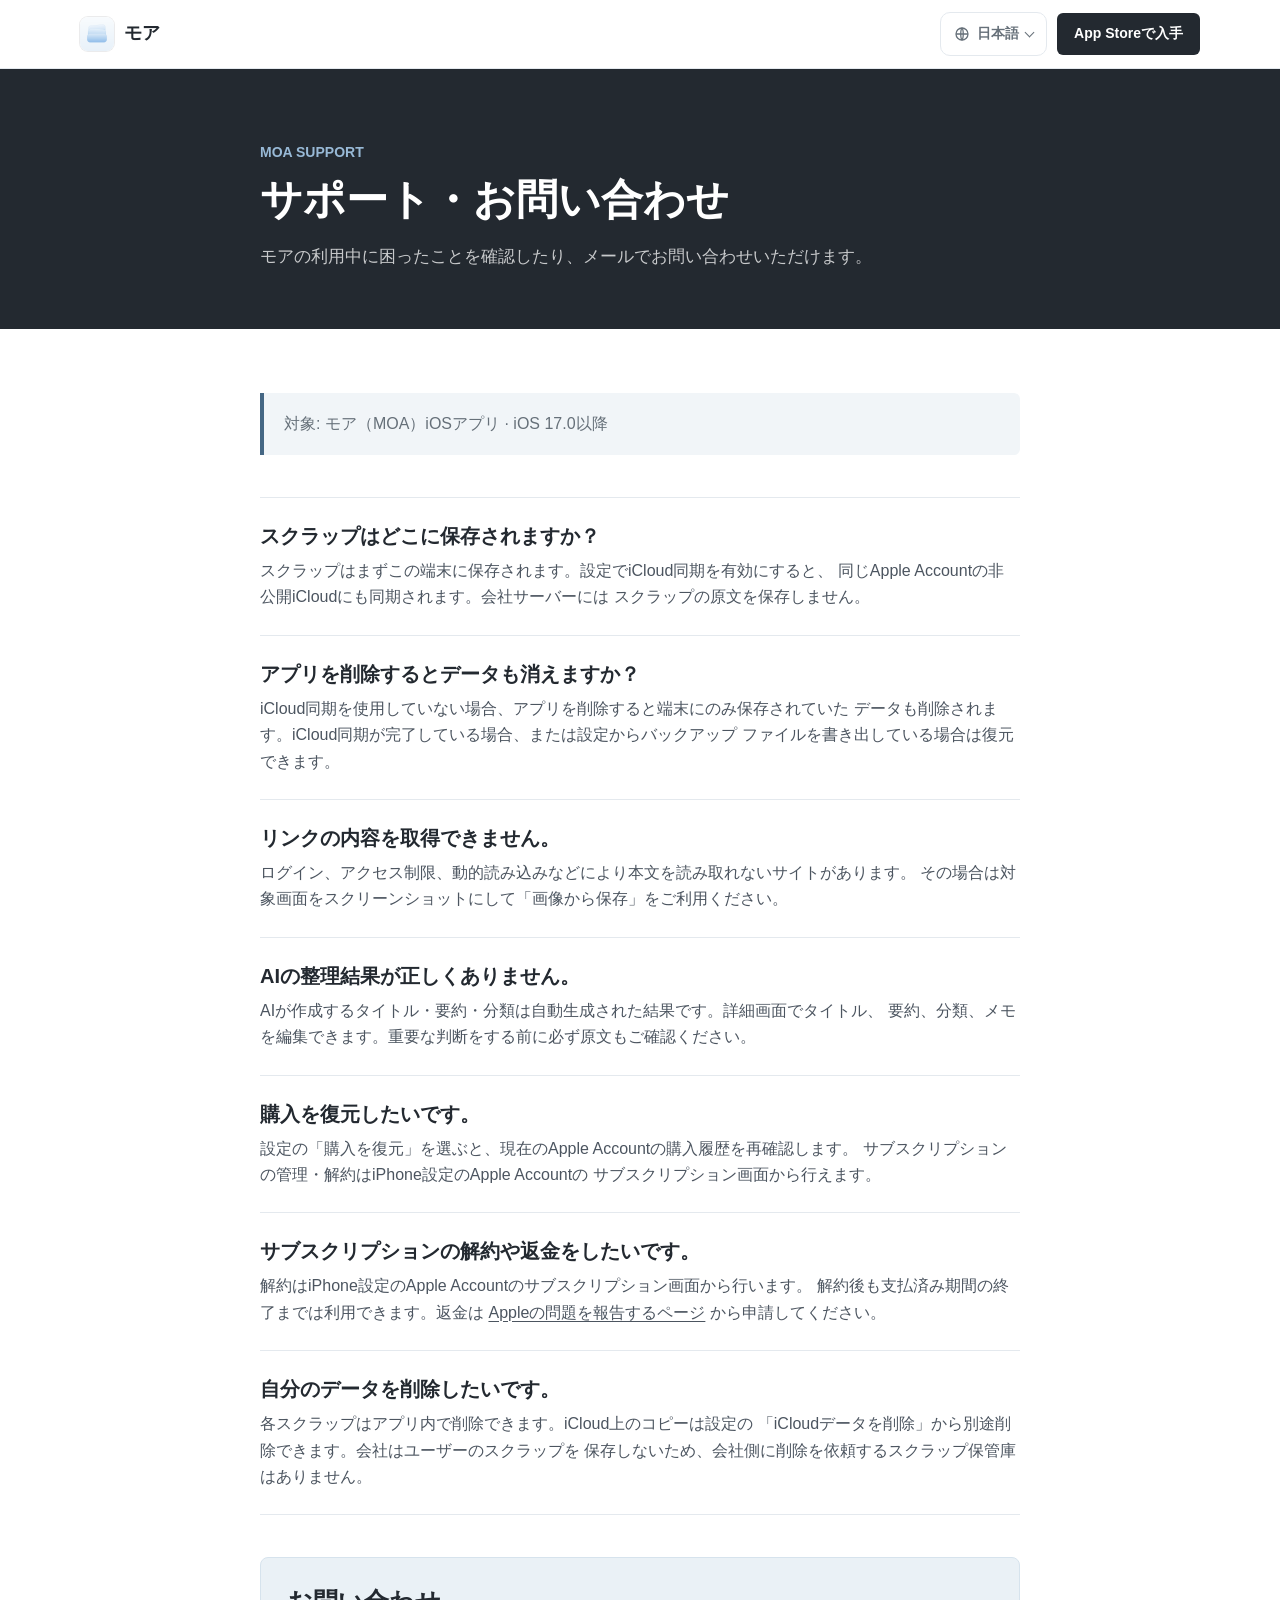
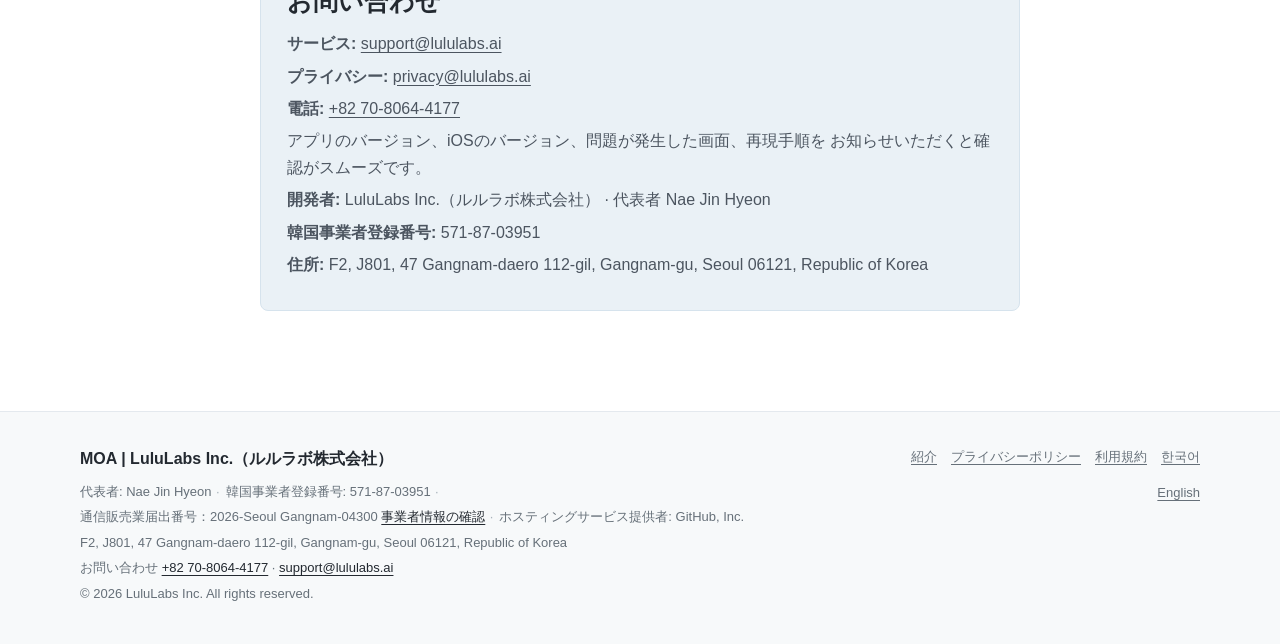
<file: ja/support/index.html>
<!doctype html>
<html lang="ja">
  <head>
    <meta charset="utf-8" />
    <meta name="viewport" content="width=device-width, initial-scale=1" />
    <meta
      name="description"
      content="モア（MOA）の使い方、データ、iCloud同期、サブスクリプションに関するサポート情報です。"
    />
    <meta name="theme-color" content="#ffffff" />
    <title>サポート・お問い合わせ - モア（MOA）</title>
    <link rel="alternate" hreflang="ko" href="https://moa.lululabs.ai/support/" />
    <link rel="alternate" hreflang="en" href="https://moa.lululabs.ai/en/support/" />
    <link rel="alternate" hreflang="ja" href="https://moa.lululabs.ai/ja/support/" />
    <link rel="canonical" href="https://moa.lululabs.ai/ja/support/" />
    <link rel="alternate" hreflang="x-default" href="https://moa.lululabs.ai/support/" />
    <meta property="og:type" content="website" />
    <meta property="og:site_name" content="MOA" />
    <meta property="og:locale" content="ja_JP" />
    <meta property="og:title" content="サポート・お問い合わせ - モア（MOA）" />
    <meta property="og:description" content="サポート・お問い合わせ - モア（MOA）" />
    <meta property="og:url" content="https://moa.lululabs.ai/ja/support/" />
    <meta property="og:image" content="https://moa.lululabs.ai/assets/moa-og-ja.png" />
    <meta property="og:image:width" content="1200" />
    <meta property="og:image:height" content="630" />
    <meta name="twitter:card" content="summary_large_image" />
    <meta name="twitter:title" content="サポート・お問い合わせ - モア（MOA）" />
    <meta name="twitter:description" content="サポート・お問い合わせ - モア（MOA）" />
    <meta name="twitter:image" content="https://moa.lululabs.ai/assets/moa-og-ja.png" />
    <link rel="icon" href="../../assets/moa-app-icon.png?v=20260928" />
    <link rel="stylesheet" href="../../styles.css?v=20260929" />
  </head>
  <body>
    <a class="skip-link" href="#main">本文へスキップ</a>
    <header class="site-header">
      <div class="site-header__inner">
        <a class="brand-link" href="../" aria-label="モア ホーム">
          <img src="../../assets/moa-app-icon.png?v=20260928" alt="" />
          <span>モア</span>
        </a>
        <div class="site-header__actions">
          <details class="lang-switch">
            <summary aria-label="言語を選択、現在は日本語"><svg viewBox="0 0 24 24" fill="none" stroke="currentColor" stroke-width="1.9" aria-hidden="true"><circle cx="12" cy="12" r="9"/><path d="M3 12h18M12 3c2.5 2.7 2.5 15.3 0 18M12 3c-2.5 2.7-2.5 15.3 0 18"/></svg><span>日本語</span></summary>
            <ul class="lang-switch__menu">
            <li><a href="../../support/" lang="ko" hreflang="ko">한국어</a></li>
            <li><a href="../../en/support/" lang="en" hreflang="en">English</a></li>
            <li><a href="../" lang="ja" hreflang="ja" aria-current="true">日本語</a></li>
            </ul>
          </details>
          <a class="button button--brand button--compact" href="https://apps.apple.com/app/id6789358514">App Storeで入手</a>
        </div>
      </div>
    </header>

    <main id="main">
      <section class="page-hero">
        <div class="page-hero__inner">
          <p>MOA SUPPORT</p>
          <h1>サポート・お問い合わせ</h1>
          <div class="page-hero__lede">
            モアの利用中に困ったことを確認したり、メールでお問い合わせいただけます。
          </div>
        </div>
      </section>

      <div class="document">
        <div class="document__meta">
          対象: モア（MOA）iOSアプリ · iOS 17.0以降
        </div>

        <div class="support-list">
          <section class="support-item">
            <h2>スクラップはどこに保存されますか？</h2>
            <p>
              スクラップはまずこの端末に保存されます。設定でiCloud同期を有効にすると、
              同じApple Accountの非公開iCloudにも同期されます。会社サーバーには
              スクラップの原文を保存しません。
            </p>
          </section>

          <section class="support-item">
            <h2>アプリを削除するとデータも消えますか？</h2>
            <p>
              iCloud同期を使用していない場合、アプリを削除すると端末にのみ保存されていた
              データも削除されます。iCloud同期が完了している場合、または設定からバックアップ
              ファイルを書き出している場合は復元できます。
            </p>
          </section>

          <section class="support-item">
            <h2>リンクの内容を取得できません。</h2>
            <p>
              ログイン、アクセス制限、動的読み込みなどにより本文を読み取れないサイトがあります。
              その場合は対象画面をスクリーンショットにして「画像から保存」をご利用ください。
            </p>
          </section>

          <section class="support-item">
            <h2>AIの整理結果が正しくありません。</h2>
            <p>
              AIが作成するタイトル・要約・分類は自動生成された結果です。詳細画面でタイトル、
              要約、分類、メモを編集できます。重要な判断をする前に必ず原文もご確認ください。
            </p>
          </section>

          <section class="support-item">
            <h2>購入を復元したいです。</h2>
            <p>
              設定の「購入を復元」を選ぶと、現在のApple Accountの購入履歴を再確認します。
              サブスクリプションの管理・解約はiPhone設定のApple Accountの
              サブスクリプション画面から行えます。
            </p>
          </section>

          <section class="support-item">
            <h2>サブスクリプションの解約や返金をしたいです。</h2>
            <p>
              解約はiPhone設定のApple Accountのサブスクリプション画面から行います。
              解約後も支払済み期間の終了までは利用できます。返金は
              <a href="https://reportaproblem.apple.com/">Appleの問題を報告するページ</a>
              から申請してください。
            </p>
          </section>

          <section class="support-item">
            <h2>自分のデータを削除したいです。</h2>
            <p>
              各スクラップはアプリ内で削除できます。iCloud上のコピーは設定の
              「iCloudデータを削除」から別途削除できます。会社はユーザーのスクラップを
              保存しないため、会社側に削除を依頼するスクラップ保管庫はありません。
            </p>
          </section>
        </div>

        <section class="contact-panel">
          <h2>お問い合わせ</h2>
          <p><strong>サービス:</strong> <a href="mailto:support@lululabs.ai">support@lululabs.ai</a></p>
          <p><strong>プライバシー:</strong> <a href="mailto:privacy@lululabs.ai">privacy@lululabs.ai</a></p>
          <p><strong>電話:</strong> <a href="tel:+827080644177">+82 70-8064-4177</a></p>
          <p>
            アプリのバージョン、iOSのバージョン、問題が発生した画面、再現手順を
            お知らせいただくと確認がスムーズです。
          </p>
          <p><strong>開発者:</strong> LuluLabs Inc.（ルルラボ株式会社） · 代表者 Nae Jin Hyeon</p>
          <p><strong>韓国事業者登録番号:</strong> 571-87-03951</p>
          <p><strong>住所:</strong> F2, J801, 47 Gangnam-daero 112-gil, Gangnam-gu, Seoul 06121, Republic of Korea</p>
        </section>
      </div>
    </main>

    <footer class="site-footer">
      <div class="site-footer__inner">
        <div class="business-disclosure">
          <strong>MOA | LuluLabs Inc.（ルルラボ株式会社）</strong>
          <div class="business-disclosure__details">
            <span>代表者: Nae Jin Hyeon</span>
            <span>韓国事業者登録番号: 571-87-03951</span>
            <span>通信販売業届出番号：2026-Seoul Gangnam-04300 <a href="https://www.ftc.go.kr/bizCommPop.do?wrkr_no=5718703951" target="_blank" rel="noopener">事業者情報の確認</a></span>
            <span>ホスティングサービス提供者: GitHub, Inc.</span>
          </div>
          <p>F2, J801, 47 Gangnam-daero 112-gil, Gangnam-gu, Seoul 06121, Republic of Korea</p>
          <p>お問い合わせ <a href="tel:+827080644177">+82 70-8064-4177</a> · <a href="mailto:support@lululabs.ai">support@lululabs.ai</a></p>
          <p>© 2026 LuluLabs Inc. All rights reserved.</p>
        </div>
        <nav class="footer-links" aria-label="フッターメニュー">
          <a href="../">紹介</a>
          <a href="../privacy/">プライバシーポリシー</a>
          <a href="../terms/">利用規約</a>
          <a href="../../support/" lang="ko">한국어</a>
          <a href="../../en/support/" lang="en">English</a>
        </nav>
      </div>
    </footer>
  </body>
</html>
</file>
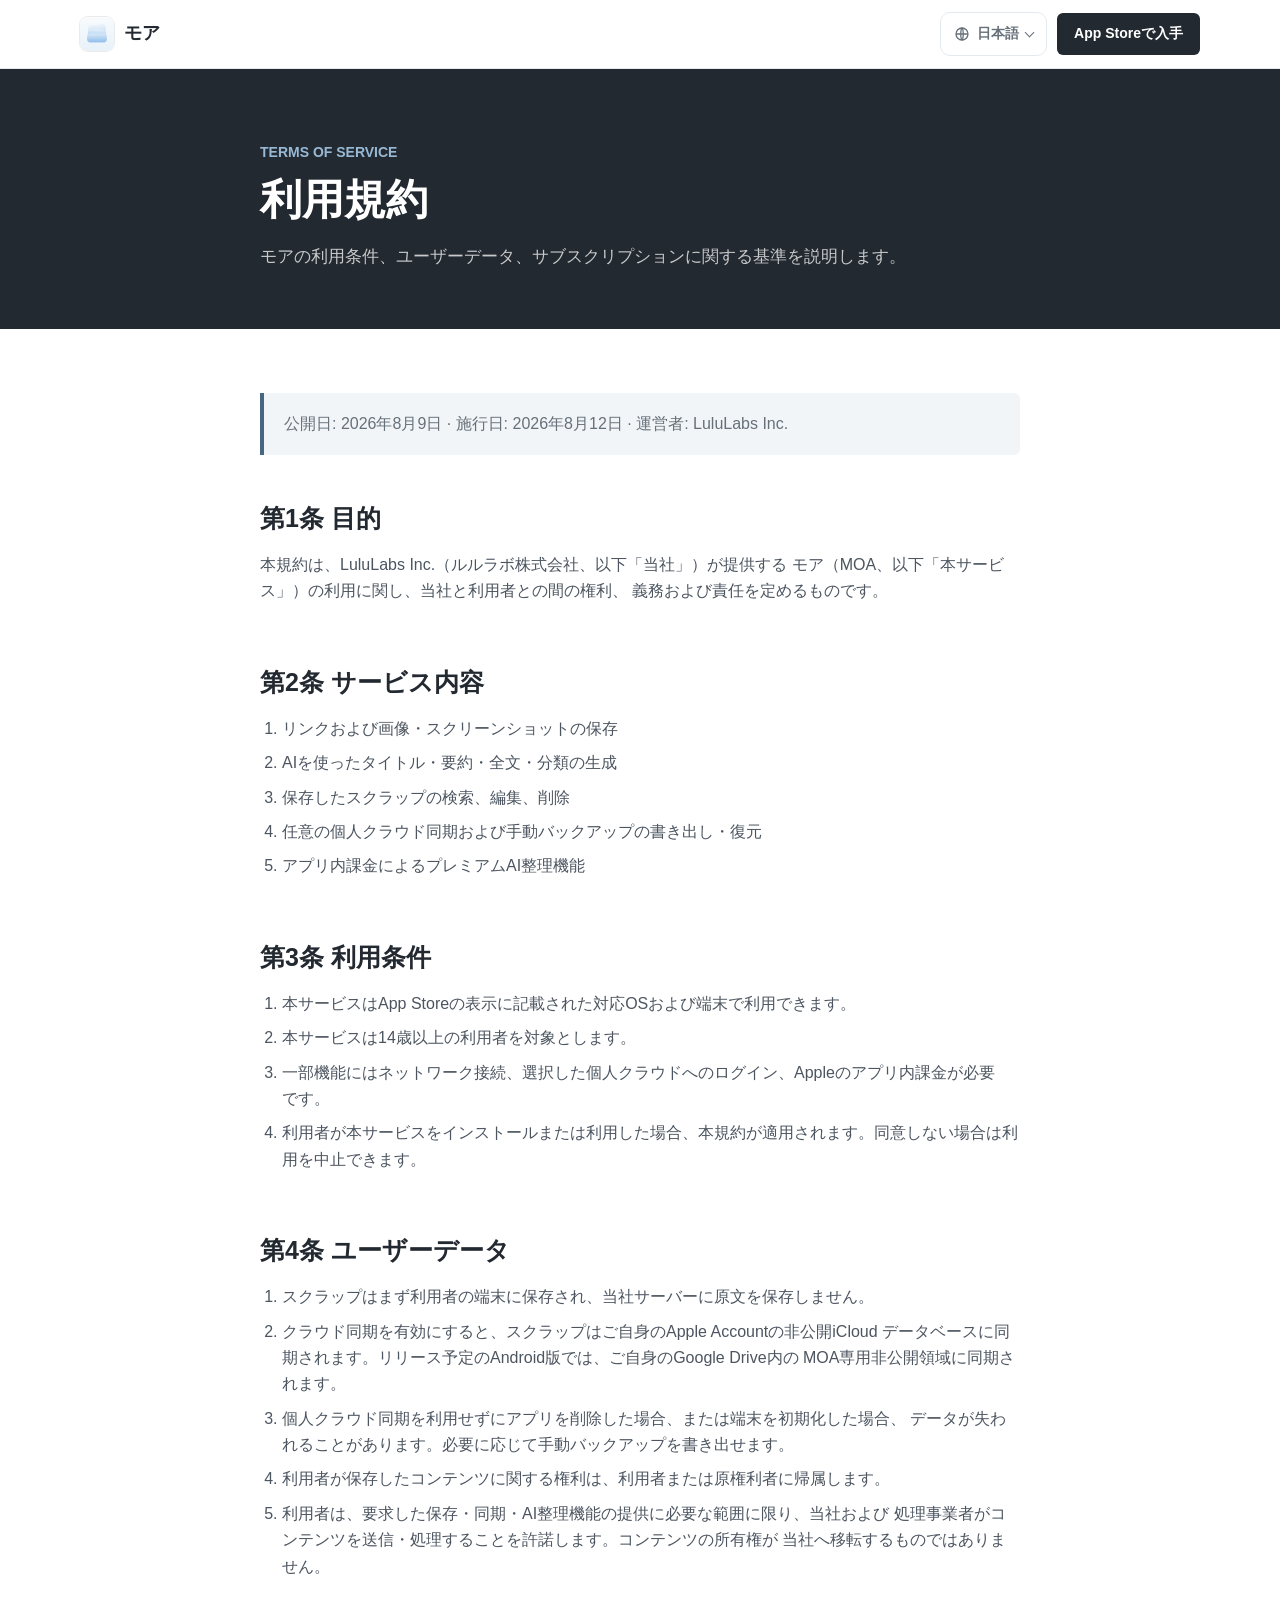
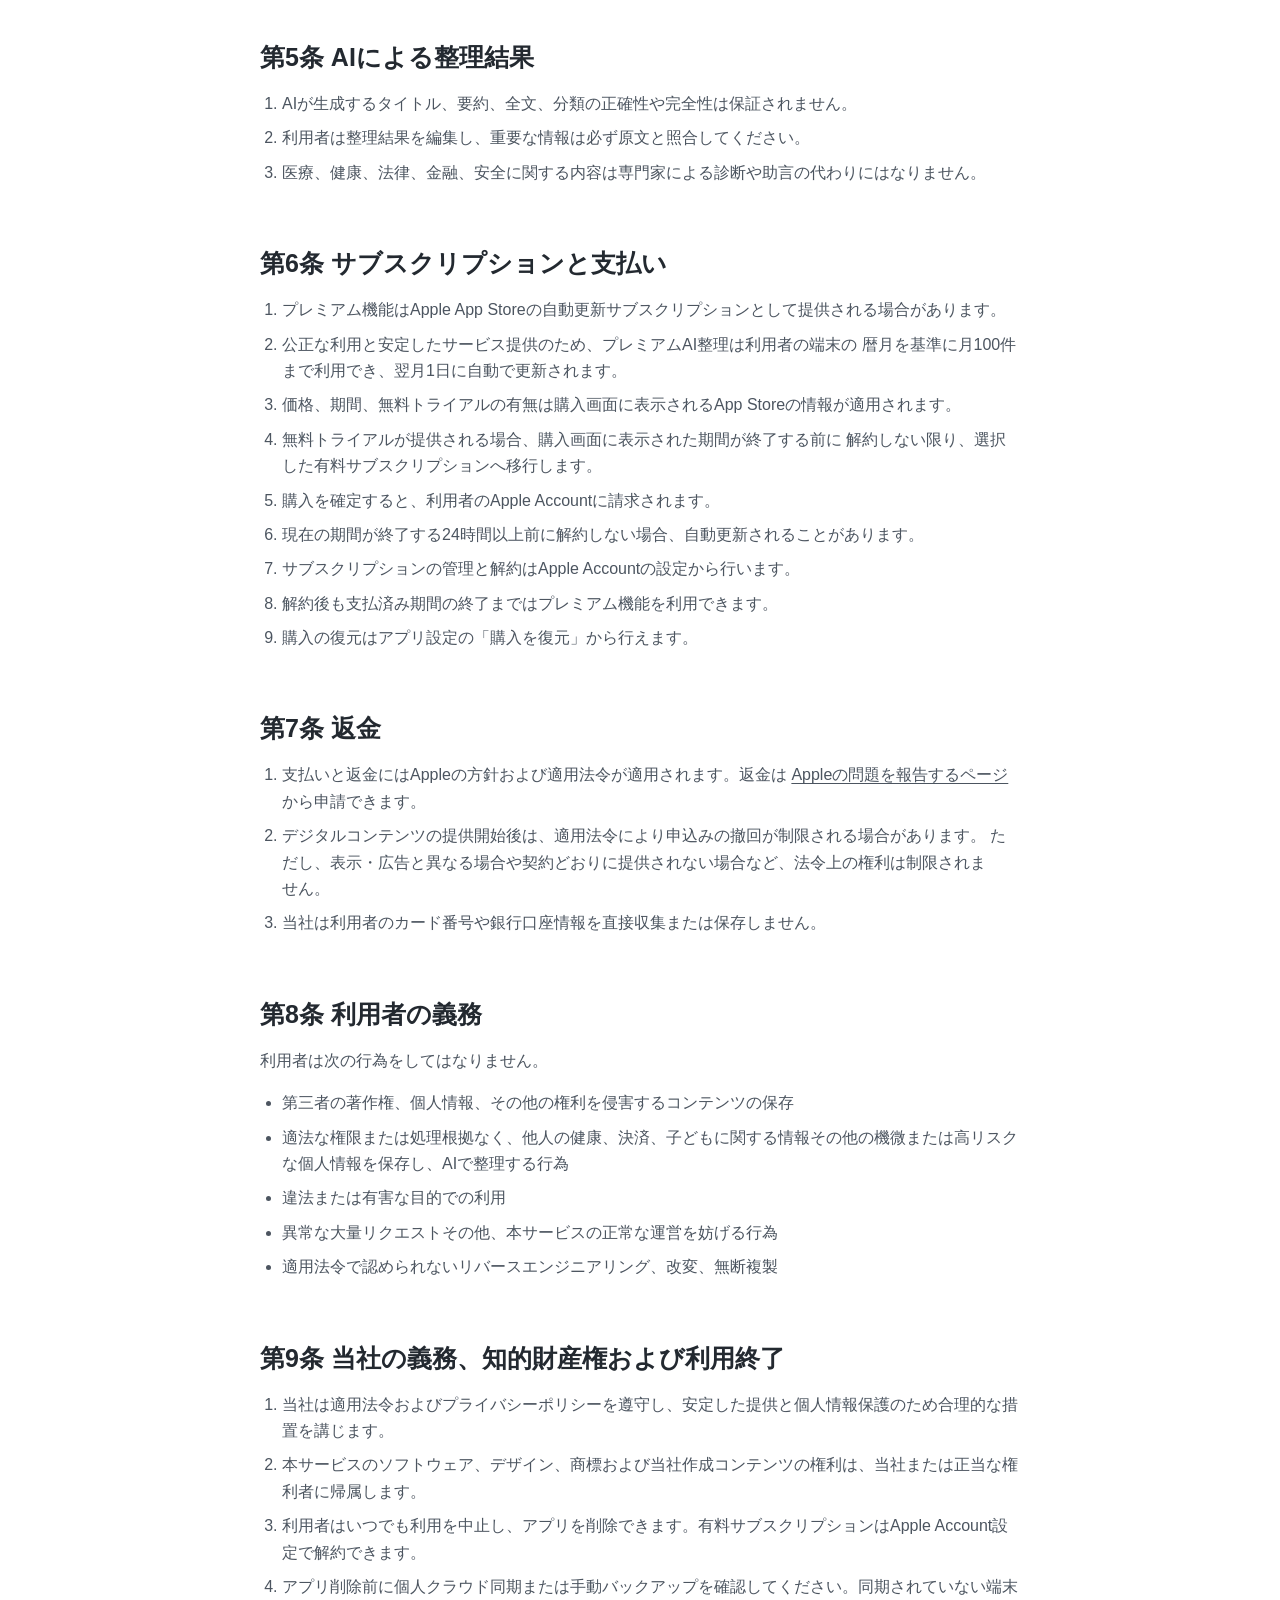
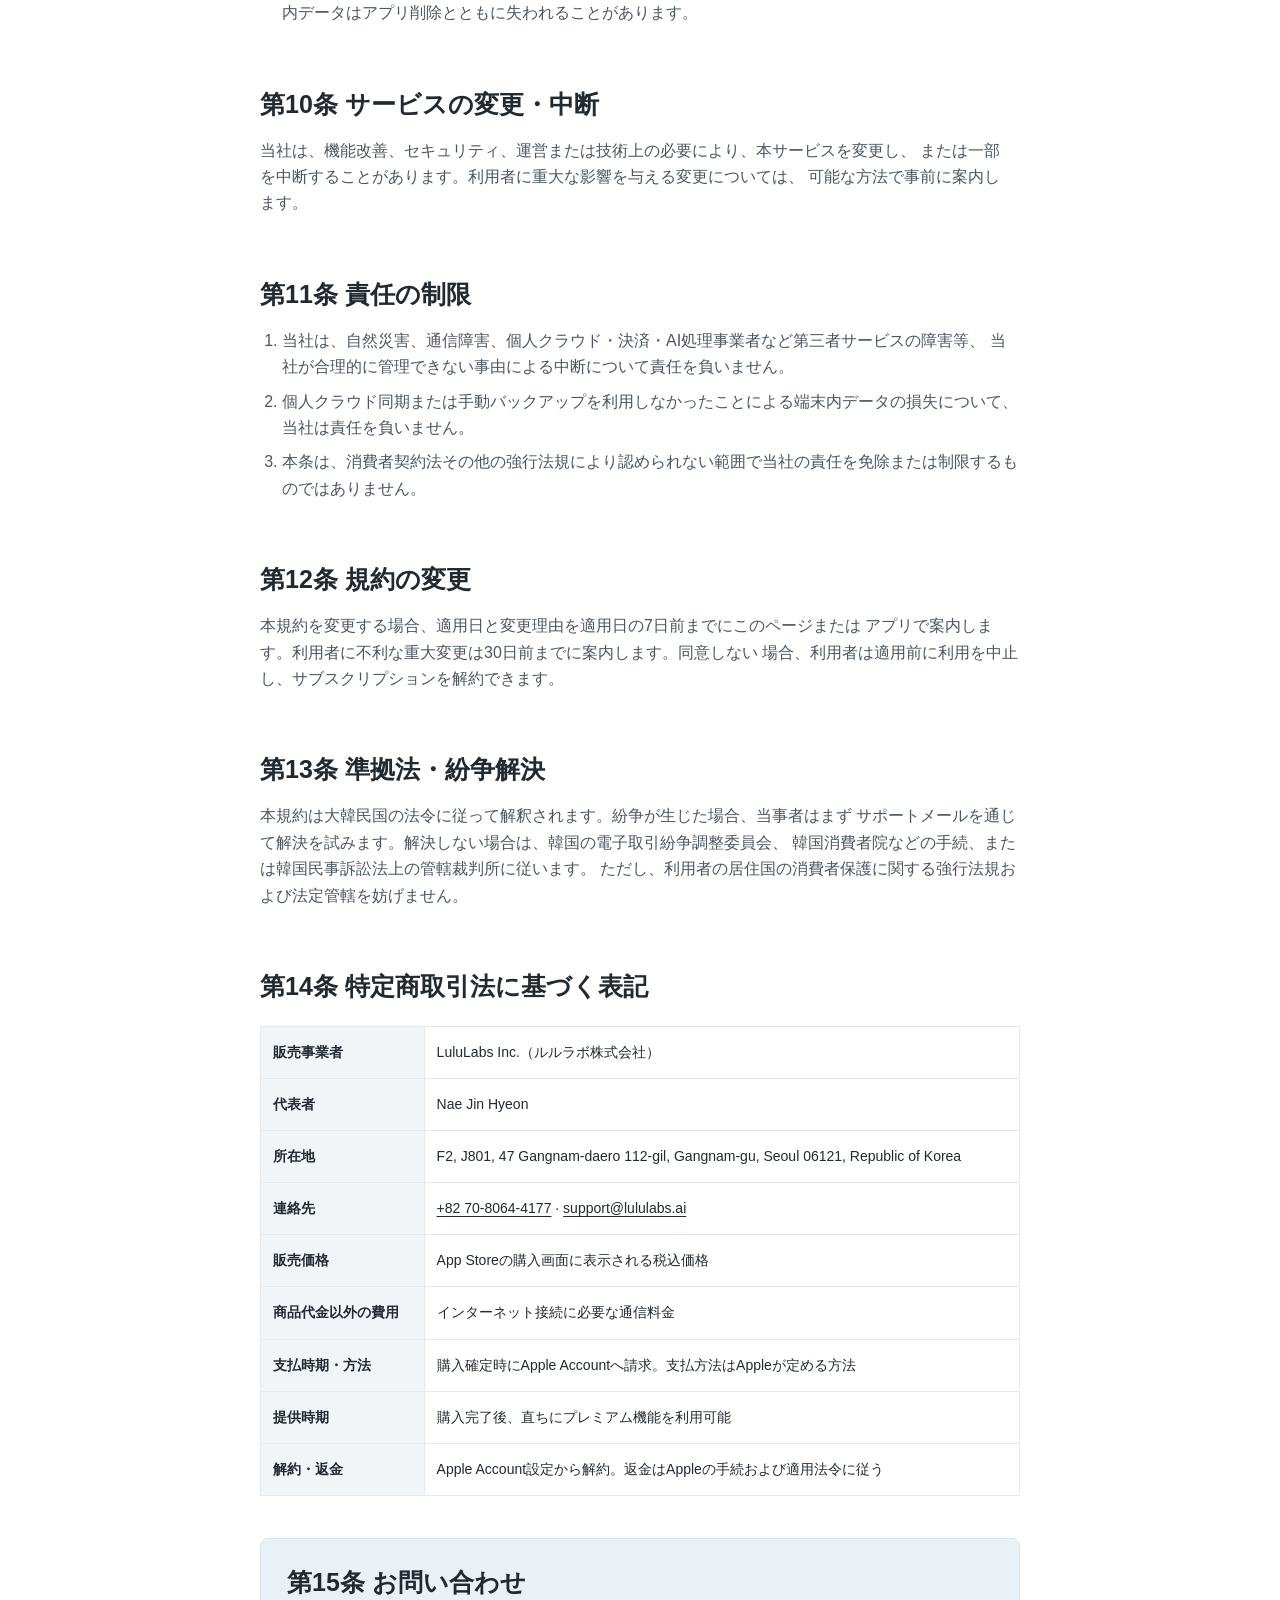
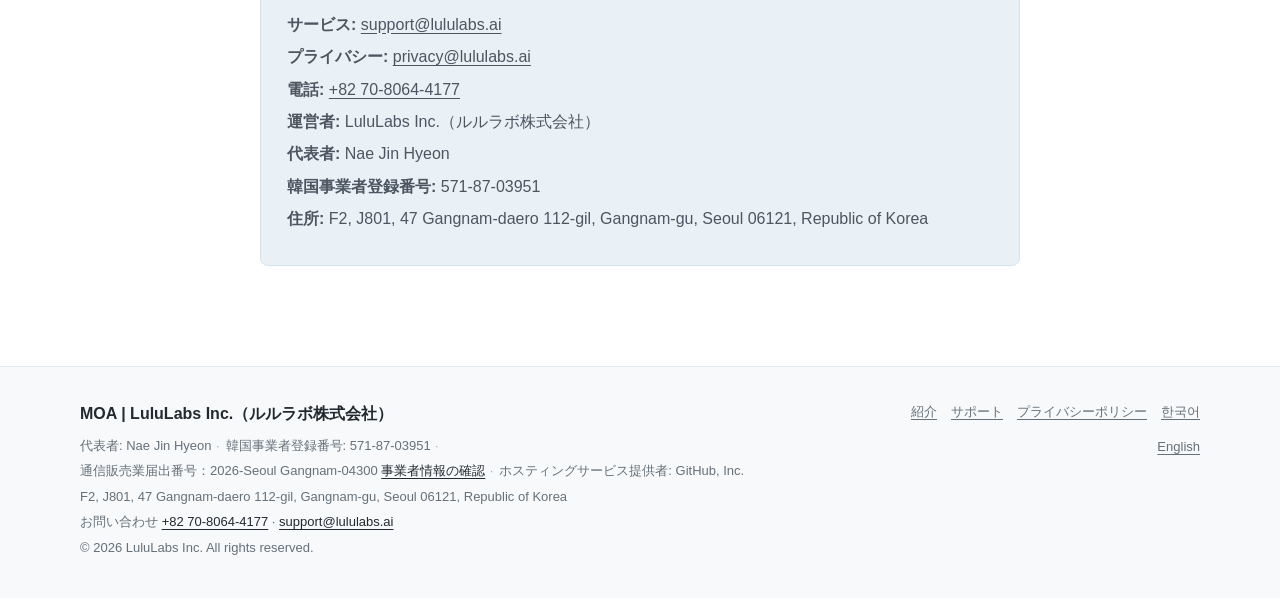
<file: ja/terms/index.html>
<!doctype html>
<html lang="ja">
  <head>
    <meta charset="utf-8" />
    <meta name="viewport" content="width=device-width, initial-scale=1" />
    <meta
      name="description"
      content="モア（MOA）の利用規約。サービス内容、ユーザーデータ、AIの整理結果、サブスクリプションと返金の基準を説明します。"
    />
    <meta name="theme-color" content="#ffffff" />
    <title>利用規約 - モア（MOA）</title>
    <link rel="alternate" hreflang="ko" href="https://moa.lululabs.ai/terms/" />
    <link rel="alternate" hreflang="en" href="https://moa.lululabs.ai/en/terms/" />
    <link rel="alternate" hreflang="ja" href="https://moa.lululabs.ai/ja/terms/" />
    <link rel="canonical" href="https://moa.lululabs.ai/ja/terms/" />
    <link rel="alternate" hreflang="x-default" href="https://moa.lululabs.ai/terms/" />
    <meta property="og:type" content="website" />
    <meta property="og:site_name" content="MOA" />
    <meta property="og:locale" content="ja_JP" />
    <meta property="og:title" content="利用規約 - モア（MOA）" />
    <meta property="og:description" content="利用規約 - モア（MOA）" />
    <meta property="og:url" content="https://moa.lululabs.ai/ja/terms/" />
    <meta property="og:image" content="https://moa.lululabs.ai/assets/moa-og-ja.png" />
    <meta property="og:image:width" content="1200" />
    <meta property="og:image:height" content="630" />
    <meta name="twitter:card" content="summary_large_image" />
    <meta name="twitter:title" content="利用規約 - モア（MOA）" />
    <meta name="twitter:description" content="利用規約 - モア（MOA）" />
    <meta name="twitter:image" content="https://moa.lululabs.ai/assets/moa-og-ja.png" />
    <link rel="icon" href="../../assets/moa-app-icon.png?v=20260928" />
    <link rel="stylesheet" href="../../styles.css?v=20260929" />
  </head>
  <body>
    <a class="skip-link" href="#main">本文へスキップ</a>
    <header class="site-header">
      <div class="site-header__inner">
        <a class="brand-link" href="../" aria-label="モア ホーム">
          <img src="../../assets/moa-app-icon.png?v=20260928" alt="" />
          <span>モア</span>
        </a>
        <div class="site-header__actions">
          <details class="lang-switch">
            <summary aria-label="言語を選択、現在は日本語"><svg viewBox="0 0 24 24" fill="none" stroke="currentColor" stroke-width="1.9" aria-hidden="true"><circle cx="12" cy="12" r="9"/><path d="M3 12h18M12 3c2.5 2.7 2.5 15.3 0 18M12 3c-2.5 2.7-2.5 15.3 0 18"/></svg><span>日本語</span></summary>
            <ul class="lang-switch__menu">
            <li><a href="../../terms/" lang="ko" hreflang="ko">한국어</a></li>
            <li><a href="../../en/terms/" lang="en" hreflang="en">English</a></li>
            <li><a href="../" lang="ja" hreflang="ja" aria-current="true">日本語</a></li>
            </ul>
          </details>
          <a class="button button--brand button--compact" href="https://apps.apple.com/app/id6789358514">App Storeで入手</a>
        </div>
      </div>
    </header>

    <main id="main">
      <section class="page-hero">
        <div class="page-hero__inner">
          <p>TERMS OF SERVICE</p>
          <h1>利用規約</h1>
          <div class="page-hero__lede">
            モアの利用条件、ユーザーデータ、サブスクリプションに関する基準を説明します。
          </div>
        </div>
      </section>

      <article class="document">
        <div class="document__meta">
          公開日: 2026年8月9日 · 施行日: 2026年8月12日 · 運営者: LuluLabs Inc.
        </div>

        <h2>第1条 目的</h2>
        <p>
          本規約は、LuluLabs Inc.（ルルラボ株式会社、以下「当社」）が提供する
          モア（MOA、以下「本サービス」）の利用に関し、当社と利用者との間の権利、
          義務および責任を定めるものです。
        </p>

        <h2>第2条 サービス内容</h2>
        <ol>
          <li>リンクおよび画像・スクリーンショットの保存</li>
          <li>AIを使ったタイトル・要約・全文・分類の生成</li>
          <li>保存したスクラップの検索、編集、削除</li>
          <li>任意の個人クラウド同期および手動バックアップの書き出し・復元</li>
          <li>アプリ内課金によるプレミアムAI整理機能</li>
        </ol>

        <h2>第3条 利用条件</h2>
        <ol>
          <li>本サービスはApp Storeの表示に記載された対応OSおよび端末で利用できます。</li>
          <li>本サービスは14歳以上の利用者を対象とします。</li>
          <li>一部機能にはネットワーク接続、選択した個人クラウドへのログイン、Appleのアプリ内課金が必要です。</li>
          <li>利用者が本サービスをインストールまたは利用した場合、本規約が適用されます。同意しない場合は利用を中止できます。</li>
        </ol>

        <h2>第4条 ユーザーデータ</h2>
        <ol>
          <li>スクラップはまず利用者の端末に保存され、当社サーバーに原文を保存しません。</li>
          <li>
            クラウド同期を有効にすると、スクラップはご自身のApple Accountの非公開iCloud
            データベースに同期されます。リリース予定のAndroid版では、ご自身のGoogle Drive内の
            MOA専用非公開領域に同期されます。
          </li>
          <li>
            個人クラウド同期を利用せずにアプリを削除した場合、または端末を初期化した場合、
            データが失われることがあります。必要に応じて手動バックアップを書き出せます。
          </li>
          <li>利用者が保存したコンテンツに関する権利は、利用者または原権利者に帰属します。</li>
          <li>
            利用者は、要求した保存・同期・AI整理機能の提供に必要な範囲に限り、当社および
            処理事業者がコンテンツを送信・処理することを許諾します。コンテンツの所有権が
            当社へ移転するものではありません。
          </li>
        </ol>

        <h2>第5条 AIによる整理結果</h2>
        <ol>
          <li>AIが生成するタイトル、要約、全文、分類の正確性や完全性は保証されません。</li>
          <li>利用者は整理結果を編集し、重要な情報は必ず原文と照合してください。</li>
          <li>医療、健康、法律、金融、安全に関する内容は専門家による診断や助言の代わりにはなりません。</li>
        </ol>

        <h2>第6条 サブスクリプションと支払い</h2>
        <ol>
          <li>プレミアム機能はApple App Storeの自動更新サブスクリプションとして提供される場合があります。</li>
          <li>
            公正な利用と安定したサービス提供のため、プレミアムAI整理は利用者の端末の
            暦月を基準に月100件まで利用でき、翌月1日に自動で更新されます。
          </li>
          <li>価格、期間、無料トライアルの有無は購入画面に表示されるApp Storeの情報が適用されます。</li>
          <li>
            無料トライアルが提供される場合、購入画面に表示された期間が終了する前に
            解約しない限り、選択した有料サブスクリプションへ移行します。
          </li>
          <li>購入を確定すると、利用者のApple Accountに請求されます。</li>
          <li>現在の期間が終了する24時間以上前に解約しない場合、自動更新されることがあります。</li>
          <li>サブスクリプションの管理と解約はApple Accountの設定から行います。</li>
          <li>解約後も支払済み期間の終了まではプレミアム機能を利用できます。</li>
          <li>購入の復元はアプリ設定の「購入を復元」から行えます。</li>
        </ol>

        <h2>第7条 返金</h2>
        <ol>
          <li>
            支払いと返金にはAppleの方針および適用法令が適用されます。返金は
            <a href="https://reportaproblem.apple.com/">Appleの問題を報告するページ</a>
            から申請できます。
          </li>
          <li>
            デジタルコンテンツの提供開始後は、適用法令により申込みの撤回が制限される場合があります。
            ただし、表示・広告と異なる場合や契約どおりに提供されない場合など、法令上の権利は制限されません。
          </li>
          <li>当社は利用者のカード番号や銀行口座情報を直接収集または保存しません。</li>
        </ol>

        <h2>第8条 利用者の義務</h2>
        <p>利用者は次の行為をしてはなりません。</p>
        <ul>
          <li>第三者の著作権、個人情報、その他の権利を侵害するコンテンツの保存</li>
          <li>適法な権限または処理根拠なく、他人の健康、決済、子どもに関する情報その他の機微または高リスクな個人情報を保存し、AIで整理する行為</li>
          <li>違法または有害な目的での利用</li>
          <li>異常な大量リクエストその他、本サービスの正常な運営を妨げる行為</li>
          <li>適用法令で認められないリバースエンジニアリング、改変、無断複製</li>
        </ul>

        <h2>第9条 当社の義務、知的財産権および利用終了</h2>
        <ol>
          <li>当社は適用法令およびプライバシーポリシーを遵守し、安定した提供と個人情報保護のため合理的な措置を講じます。</li>
          <li>本サービスのソフトウェア、デザイン、商標および当社作成コンテンツの権利は、当社または正当な権利者に帰属します。</li>
          <li>利用者はいつでも利用を中止し、アプリを削除できます。有料サブスクリプションはApple Account設定で解約できます。</li>
          <li>アプリ削除前に個人クラウド同期または手動バックアップを確認してください。同期されていない端末内データはアプリ削除とともに失われることがあります。</li>
        </ol>

        <h2>第10条 サービスの変更・中断</h2>
        <p>
          当社は、機能改善、セキュリティ、運営または技術上の必要により、本サービスを変更し、
          または一部を中断することがあります。利用者に重大な影響を与える変更については、
          可能な方法で事前に案内します。
        </p>

        <h2>第11条 責任の制限</h2>
        <ol>
          <li>
            当社は、自然災害、通信障害、個人クラウド・決済・AI処理事業者など第三者サービスの障害等、
            当社が合理的に管理できない事由による中断について責任を負いません。
          </li>
          <li>
            個人クラウド同期または手動バックアップを利用しなかったことによる端末内データの損失について、
            当社は責任を負いません。
          </li>
          <li>本条は、消費者契約法その他の強行法規により認められない範囲で当社の責任を免除または制限するものではありません。</li>
        </ol>

        <h2>第12条 規約の変更</h2>
        <p>
          本規約を変更する場合、適用日と変更理由を適用日の7日前までにこのページまたは
          アプリで案内します。利用者に不利な重大変更は30日前までに案内します。同意しない
          場合、利用者は適用前に利用を中止し、サブスクリプションを解約できます。
        </p>

        <h2>第13条 準拠法・紛争解決</h2>
        <p>
          本規約は大韓民国の法令に従って解釈されます。紛争が生じた場合、当事者はまず
          サポートメールを通じて解決を試みます。解決しない場合は、韓国の電子取引紛争調整委員会、
          韓国消費者院などの手続、または韓国民事訴訟法上の管轄裁判所に従います。
          ただし、利用者の居住国の消費者保護に関する強行法規および法定管轄を妨げません。
        </p>

        <h2>第14条 特定商取引法に基づく表記</h2>
        <table>
          <caption class="sr-only">特定商取引法に基づく表記</caption>
          <tbody>
            <tr><th scope="row">販売事業者</th><td>LuluLabs Inc.（ルルラボ株式会社）</td></tr>
            <tr><th scope="row">代表者</th><td>Nae Jin Hyeon</td></tr>
            <tr><th scope="row">所在地</th><td>F2, J801, 47 Gangnam-daero 112-gil, Gangnam-gu, Seoul 06121, Republic of Korea</td></tr>
            <tr><th scope="row">連絡先</th><td><a href="tel:+827080644177">+82 70-8064-4177</a> · <a href="mailto:support@lululabs.ai">support@lululabs.ai</a></td></tr>
            <tr><th scope="row">販売価格</th><td>App Storeの購入画面に表示される税込価格</td></tr>
            <tr><th scope="row">商品代金以外の費用</th><td>インターネット接続に必要な通信料金</td></tr>
            <tr><th scope="row">支払時期・方法</th><td>購入確定時にApple Accountへ請求。支払方法はAppleが定める方法</td></tr>
            <tr><th scope="row">提供時期</th><td>購入完了後、直ちにプレミアム機能を利用可能</td></tr>
            <tr><th scope="row">解約・返金</th><td>Apple Account設定から解約。返金はAppleの手続および適用法令に従う</td></tr>
          </tbody>
        </table>

        <section class="contact-panel">
          <h2>第15条 お問い合わせ</h2>
          <p><strong>サービス:</strong> <a href="mailto:support@lululabs.ai">support@lululabs.ai</a></p>
          <p><strong>プライバシー:</strong> <a href="mailto:privacy@lululabs.ai">privacy@lululabs.ai</a></p>
          <p><strong>電話:</strong> <a href="tel:+827080644177">+82 70-8064-4177</a></p>
          <p><strong>運営者:</strong> LuluLabs Inc.（ルルラボ株式会社）</p>
          <p><strong>代表者:</strong> Nae Jin Hyeon</p>
          <p><strong>韓国事業者登録番号:</strong> 571-87-03951</p>
          <p><strong>住所:</strong> F2, J801, 47 Gangnam-daero 112-gil, Gangnam-gu, Seoul 06121, Republic of Korea</p>
        </section>
      </article>
    </main>

    <footer class="site-footer">
      <div class="site-footer__inner">
        <div class="business-disclosure">
          <strong>MOA | LuluLabs Inc.（ルルラボ株式会社）</strong>
          <div class="business-disclosure__details">
            <span>代表者: Nae Jin Hyeon</span>
            <span>韓国事業者登録番号: 571-87-03951</span>
            <span>通信販売業届出番号：2026-Seoul Gangnam-04300 <a href="https://www.ftc.go.kr/bizCommPop.do?wrkr_no=5718703951" target="_blank" rel="noopener">事業者情報の確認</a></span>
            <span>ホスティングサービス提供者: GitHub, Inc.</span>
          </div>
          <p>F2, J801, 47 Gangnam-daero 112-gil, Gangnam-gu, Seoul 06121, Republic of Korea</p>
          <p>お問い合わせ <a href="tel:+827080644177">+82 70-8064-4177</a> · <a href="mailto:support@lululabs.ai">support@lululabs.ai</a></p>
          <p>© 2026 LuluLabs Inc. All rights reserved.</p>
        </div>
        <nav class="footer-links" aria-label="フッターメニュー">
          <a href="../">紹介</a>
          <a href="../support/">サポート</a>
          <a href="../privacy/">プライバシーポリシー</a>
          <a href="../../terms/" lang="ko">한국어</a>
          <a href="../../en/terms/" lang="en">English</a>
        </nav>
      </div>
    </footer>
  </body>
</html>
</file>
<file: styles.css>
:root {
  color-scheme: light;
  --ink: #232930;
  --muted: #667079;
  --line: #e4e9ee;
  --paper: #ffffff;
  --surface: #f1f5f8;
  --brand: #232930;
  --brand-strong: #161a1e;
  --accent: #456784;
  --accent-text: #3f6381; /* 본문·링크용. 앱 accent-2와 같음, 흰 배경 대비 6.3:1 */
  --accent-light: #98b9d6;
  --accent-soft: #eaf1f6;
  --page-width: 1120px;
  --content-width: 760px;
  --shadow: 0 24px 64px rgba(35, 41, 48, 0.12);
  --device: #232930;
}

* {
  box-sizing: border-box;
}

html {
  scroll-behavior: smooth;
}

body {
  margin: 0;
  color: var(--ink);
  background: var(--paper);
  font-family:
    -apple-system, BlinkMacSystemFont, "Apple SD Gothic Neo", "Pretendard",
    "Noto Sans KR", "Segoe UI", sans-serif;
  font-size: 16px;
  line-height: 1.65;
  letter-spacing: 0;
  word-break: keep-all;
  overflow-wrap: break-word;
}

/* 영문은 공백에서 끊기므로 어절 유지 규칙이 필요 없다. */
[lang="en"] body {
  word-break: normal;
}

/* 일본어는 공백이 없어 어절 유지 규칙이 듣지 않는다.
   대신 금칙 처리(행두에 と·。·」 등이 오지 않게)를 엄격 모드로 둔다. */
[lang="ja"] body {
  word-break: normal;
  line-break: strict;
}
/* 제목은 줄 길이를 고르게,
본문은 마지막 줄에 한 단어만 남지 않게. */
h1,
h2,
h3,
h4,
.eyebrow,
.page-hero__lede,
blockquote {
  text-wrap: balance;
}

p,
li,
dd,
figcaption,
.note,
.fine-print {
  text-wrap: pretty;
}

a {
  color: inherit;
  text-underline-offset: 3px;
}

/* 모든 목업 img 는 레이아웃 안정용으로 width/height 속성을 달고 있다.
   height:auto 가 없으면 그 속성값(1387px)이 그대로 적용돼 세로로 늘어난다.
   옛 홈 규칙(.hero__visual img / .phone-shot img)이 갖고 있던 것을 여기로 올린다. */
img {
  display: block;
  max-width: 100%;
  height: auto;
}

button,
a {
  -webkit-tap-highlight-color: transparent;
}

.site-header {
  position: sticky;
  z-index: 10;
  top: 0;
  background: rgba(255, 255, 255, 0.96);
  border-bottom: 1px solid var(--line);
  backdrop-filter: blur(14px);
}

.site-header__inner {
  width: min(calc(100% - 40px), var(--page-width));
  min-height: 68px;
  margin: 0 auto;
  display: flex;
  align-items: center;
  justify-content: space-between;
  gap: 24px;
}

.brand-link {
  display: inline-flex;
  align-items: center;
  gap: 10px;
  color: var(--ink);
  font-size: 18px;
  font-weight: 750;
  text-decoration: none;
}

.brand-link img {
  width: 34px;
  height: 34px;
  border-radius: 8px;
  /* 새 로고(B)는 거의 흰 타일이라 흰 머리말에서 윤곽이 사라진다 — 옅은 윤곽선으로 모양만 잡아 준다 */
  box-shadow: 0 0 0 1px rgba(35, 41, 48, .09);
}

.site-header__actions {
  display: flex;
  align-items: center;
  gap: 10px;
}

/* 언어 전환: 현재 언어를 라벨로 보여주고 눌러서 연다.
   나란한 EN/JA 링크는 지금 어느 언어인지 알려주지 못했다. */
.lang-switch {
  position: relative;
}

.lang-switch summary {
  display: flex;
  align-items: center;
  gap: 7px;
  min-height: 42px;
  padding: 9px 13px;
  border: 1px solid var(--line);
  border-radius: 10px;
  background: var(--paper);
  color: var(--muted);
  font-size: 14px;
  font-weight: 650;
  cursor: pointer;
  list-style: none;
}

.lang-switch summary::-webkit-details-marker {
  display: none;
}

.lang-switch summary svg {
  width: 16px;
  height: 16px;
  flex: 0 0 16px;
}

.lang-switch summary::after {
  content: "";
  width: 6px;
  height: 6px;
  border-right: 1.6px solid currentColor;
  border-bottom: 1.6px solid currentColor;
  transform: translateY(-2px) rotate(45deg);
}

.lang-switch summary:hover,
.lang-switch summary:focus-visible,
.lang-switch[open] summary {
  border-color: var(--accent-text);
  color: var(--ink);
  outline: none;
}

.lang-switch__menu {
  position: absolute;
  top: calc(100% + 8px);
  right: 0;
  z-index: 20;
  min-width: 168px;
  margin: 0;
  padding: 6px;
  list-style: none;
  background: var(--paper);
  border: 1px solid var(--line);
  border-radius: 12px;
  box-shadow: 0 16px 34px rgba(29, 35, 42, 0.14);
}

.lang-switch__menu a {
  display: block;
  min-height: 42px;
  padding: 11px 12px;
  border-radius: 8px;
  color: var(--muted);
  font-size: 14.5px;
  text-decoration: none;
}

.lang-switch__menu a:hover,
.lang-switch__menu a:focus-visible {
  background: var(--accent-soft);
  color: var(--ink);
  outline: none;
}

.lang-switch__menu a[aria-current] {
  background: var(--accent-soft);
  color: var(--accent-text);
  font-weight: 700;
}

.button {
  display: inline-flex;
  min-height: 48px;
  align-items: center;
  justify-content: center;
  padding: 11px 18px;
  border: 1px solid transparent;
  border-radius: 6px;
  font-size: 14px;
  font-weight: 750;
  line-height: 1.4;
  text-align: center;
  text-decoration: none;
}

.button--compact {
  min-height: 42px;
  padding: 10px 16px;
  font-size: 14px;
}

.button[aria-disabled="true"] {
  cursor: default;
}

.button--brand {
  color: #ffffff;
  background: var(--brand);
}

.link-row {
  display: flex;
  flex-wrap: wrap;
  gap: 12px;
  margin-top: 34px;
}

.text-link {
  display: inline-flex;
  min-height: 46px;
  align-items: center;
  justify-content: center;
  padding: 10px 16px;
  border: 1px solid currentColor;
  border-radius: 6px;
  font-size: 14px;
  font-weight: 750;
  text-decoration: none;
}

.section--brand .text-link {
  color: #ffffff;
}

.text-link:hover,
.text-link:focus-visible {
  color: var(--brand-strong);
  background: var(--accent-light);
  border-color: var(--accent-light);
  outline: none;
}

.page-hero {
  padding: 72px 0 58px;
  color: #ffffff;
  background: var(--brand);
}

.page-hero__inner {
  width: min(calc(100% - 40px), var(--content-width));
  margin: 0 auto;
}

.page-hero p {
  margin: 0 0 10px;
  color: var(--accent-light);
  font-size: 14px;
  font-weight: 750;
}

.page-hero h1 {
  margin: 0;
  font-size: 42px;
  line-height: 1.25;
}

.page-hero__lede {
  max-width: 650px;
  margin: 16px 0 0;
  color: rgba(255, 255, 255, 0.75);
  font-size: 17px;
}

.document {
  width: min(calc(100% - 40px), var(--content-width));
  margin: 0 auto;
  padding: 64px 0 100px;
}

.document__meta {
  margin: 0 0 42px;
  padding: 18px 20px;
  color: var(--muted);
  background: var(--surface);
  border-left: 4px solid var(--accent);
  border-radius: 0 6px 6px 0;
}

.document h2 {
  margin: 56px 0 14px;
  padding-top: 4px;
  font-size: 25px;
  line-height: 1.4;
}

.document h2:first-of-type {
  margin-top: 0;
}

.document h3 {
  margin: 28px 0 10px;
  font-size: 18px;
}

.document p,
.document li {
  color: #4c5560;
}

.document ul,
.document ol {
  padding-left: 22px;
}

.document li + li {
  margin-top: 8px;
}

.document table {
  width: 100%;
  margin: 22px 0;
  border-collapse: collapse;
  font-size: 14px;
}

.document th,
.document td {
  padding: 14px 12px;
  vertical-align: top;
  border: 1px solid var(--line);
  text-align: left;
}

.document th {
  background: var(--surface);
}

.contact-panel {
  margin-top: 42px;
  padding: 26px;
  background: var(--accent-soft);
  border: 1px solid #d6e3ed;
  border-radius: 8px;
}

.contact-panel h2 {
  margin: 0 0 12px;
  padding: 0;
}

.contact-panel p {
  margin: 6px 0;
}

.support-list {
  display: grid;
  gap: 0;
  margin-top: 16px;
  border-top: 1px solid var(--line);
}

.support-item {
  padding: 24px 0;
  border-bottom: 1px solid var(--line);
}

.support-item h2 {
  margin: 0 0 8px;
  padding: 0;
  font-size: 20px;
}

.support-item p {
  margin: 0;
}

.site-footer {
  padding: 34px 0 40px;
  color: var(--muted);
  background: #f7f9fa;
  border-top: 1px solid var(--line);
}

.site-footer__inner {
  width: min(calc(100% - 40px), var(--page-width));
  margin: 0 auto;
  display: flex;
  align-items: flex-start;
  justify-content: space-between;
  gap: 28px;
}

.business-disclosure {
  max-width: 760px;
}

.business-disclosure__details {
  display: flex;
  flex-wrap: wrap;
  gap: 4px 14px;
  margin-top: 8px;
}

.business-disclosure__details span {
  position: relative;
  font-size: 13px;
}

.business-disclosure__details span:not(:last-child)::after {
  position: absolute;
  right: -8px;
  color: #a9b3bb;
  content: "·";
}

.business-disclosure a {
  color: var(--brand);
}

.site-footer strong {
  display: block;
  color: var(--ink);
}

.site-footer p {
  margin: 4px 0 0;
  font-size: 13px;
}

.footer-links {
  display: flex;
  flex-wrap: wrap;
  justify-content: flex-end;
  gap: 14px;
  font-size: 13px;
}

@media (max-width: 820px) {
  .site-header__inner {
    min-height: 62px;
  }

  .lang-switch summary {
    padding: 9px 11px;
  }

  .page-hero {
    padding: 54px 0 44px;
  }

  .page-hero h1 {
    font-size: 34px;
  }

}

@media (max-width: 560px) {
  body {
    font-size: 15px;
  }
.site-header__inner,
.site-footer__inner {
    width: min(calc(100% - 28px), var(--page-width));
  }

  .page-hero__inner,
  .document {
    width: min(calc(100% - 32px), var(--content-width));
  }

  .brand-link span {
    display: none;
  }

  /* 좁은 화면에서는 지구본만 남기고 다운로드 버튼을 지킨다. */
  .lang-switch summary span {
    display: none;
  }

  .lang-switch summary {
    padding: 9px 10px;
  }

  .button--compact {
    padding: 10px 13px;
    font-size: 13px;
  }

  .button {
    width: 100%;
    padding-right: 12px;
    padding-left: 12px;
    overflow-wrap: anywhere;
  }

    .document {
    padding-top: 48px;
  }

  .document table,
  .document thead,
  .document tbody,
  .document tr,
  .document th,
  .document td {
    display: block;
  }

  .document th {
    border-bottom: 0;
  }

  .document tr + tr {
    margin-top: 12px;
  }

  .site-footer__inner {
    flex-direction: column;
  }

  .business-disclosure__details {
    display: grid;
    gap: 4px;
  }

  .business-disclosure__details span::after {
    display: none;
  }

  .footer-links {
    justify-content: flex-start;
  }
}

@media (prefers-reduced-motion: reduce) {
  html {
    scroll-behavior: auto;
  }
}

/* 접근성 보조 */
.sr-only {
  position: absolute;
  width: 1px;
  height: 1px;
  padding: 0;
  margin: -1px;
  overflow: hidden;
  clip: rect(0, 0, 0, 0);
  white-space: nowrap;
  border: 0;
}

.skip-link {
  position: absolute;
  left: -9999px;
  top: 0;
  z-index: 100;
  padding: 10px 16px;
  border-radius: 0 0 10px 0;
  background: var(--brand);
  color: #fff;
  font-size: 14px;
  font-weight: 600;
}

.skip-link:focus {
  left: 0;
}

/* ===== 홈 전용 (main.home 안에서만 적용) ===== */
.home {
  --ink: #1d232a; --ink-2: #5b6672; --ink-3: #626d77;
  --line: #e4e9ee; --paper: #fff; --soft: #f2f6f9;
  --brand: #1d232a; --accent: #456784; --accent-2: #3f6381; --accent-soft: #eaf1f6;
  --r: 18px;
  color: var(--ink);
  line-height: 1.5;
}

.home *, .home *::before, .home *::after {
  box-sizing: border-box;
  margin: 0;
  padding: 0;
}

.home a { color: inherit; }

.home .wrap { max-width: 1140px; margin: 0 auto; padding: 0 40px; }

/* 제목은 줄 길이를 고르게, 본문은 마지막 줄에 한 단어만 남지 않게. */
.home h1, .home h2, .home h3, .home h4, .home .lede, .home .eyebrow,
.home .card__k, .home .plan h3, .home .qa h3, .home .shot strong { text-wrap: balance; }
.home p, .home li, .home .mini, .home .req, .home .raw__n, .home .afterhint { text-wrap: pretty; }
.home .raw__u { text-wrap: wrap; }

/* 헤더 *//* 공통 */
.home .sec {padding:120px 0}
.home .sec--soft {background:var(--soft)}
.home .sec--dark {background:linear-gradient(160deg,#232a31,#161b20);color:#fff}
.home .eyebrow {display:inline-block;font-size:13.5px;font-weight:700;letter-spacing:.02em;
  padding:7px 14px;border-radius:999px;background:var(--accent-soft);color:var(--accent-2);margin-bottom:22px}
.home .sec--dark .eyebrow {background:rgba(152,185,214,.16);color:#b8d0e4}
.home h1 {font-size:clamp(28px, 3.9vw, 54px);font-weight:820;line-height:1.1;letter-spacing:-.03em}
.home h2 {font-size:40px;font-weight:800;line-height:1.2;letter-spacing:-.025em}
.home .lede {margin-top:20px;font-size:19px;line-height:1.72;color:var(--ink-2);max-width:34em}
.home .sec--dark .lede {color:rgba(255,255,255,.66)}
.home .mini {font-size:13px;color:var(--ink-3);line-height:1.65}

/* 첫 화면 */
.home .hero {position:relative;overflow:hidden;padding:96px 0 110px;
  background:radial-gradient(1100px 460px at 78% 18%, #eaf1f6 0%, transparent 62%), linear-gradient(170deg,#fcfdfe,#f2f6f9)}
.home .hero__grid {display:grid;grid-template-columns:minmax(0,1fr) minmax(0,1fr);gap:48px;align-items:center}
.home .cta {display:inline-flex;align-items:center;gap:9px;margin-top:32px;padding:16px 28px;border-radius:15px;
  background:var(--brand);color:#fff;font-size:16.5px;font-weight:700;text-decoration:none;
  box-shadow:0 12px 26px rgba(29,35,42,.22)}
.home .req {margin-top:13px;font-size:13px;color:var(--ink-3)}
.home .raw__u {font-size:12.5px;color:var(--ink-3);word-break:break-all;line-height:1.5}
.home .raw__u {overflow-wrap:anywhere}
.home .raw__n {margin-top:7px;font-size:12px;color:#b3bcc4}
.home .after {background:#fff;border:1px solid var(--line);border-radius:var(--r);padding:20px;
  box-shadow:0 20px 44px rgba(29,35,42,.1)}
.home .tags {display:flex;gap:6px;flex-wrap:wrap;margin-bottom:10px}
.home .tag {font-size:11.5px;font-weight:700;padding:4px 9px;border-radius:7px;background:var(--accent-soft);color:var(--accent-2)}
.home .after h4 {font-size:17px;font-weight:800;margin-bottom:8px;letter-spacing:-.01em}
.home .after p {font-size:14px;line-height:1.7;color:var(--ink-2);text-wrap:pretty}
.home .after .chk {margin-top:14px;padding-top:13px;border-top:1px solid var(--line);
  font-size:12.5px;color:var(--accent-2);font-weight:700}
.home .lede b {color:var(--ink);font-weight:800}
.home .lede--accent {margin-top:14px;color:var(--ink);font-weight:600}
.home .raw__src {font-size:12px;font-weight:800;color:var(--ink-2);margin-bottom:6px;letter-spacing:-.01em}
.home .afterhint {margin-top:12px;font-size:12.5px;color:var(--ink-3);text-align:center}

/* 결과 카드(첫 화면) — 실제 앱 카드 형태 */
.home .after--hero {position:relative;padding:22px;border-radius:20px;
  box-shadow:0 26px 60px rgba(52,86,118,.16), 0 2px 6px rgba(29,35,42,.05)}
.home .after--hero::before {content:"";position:absolute;inset:-14px;z-index:-1;border-radius:30px;
  background:radial-gradient(60% 70% at 50% 40%, rgba(69,103,132,.16), transparent 72%)}
.home .after__row {display:flex;gap:14px;align-items:flex-start}
/* 첫 화면 카드: 앱과 같은 순간을 보여준다 — '정리하고 있어요' 상태에서 썸네일 자리에 종이가 쌓이고,
   다 쌓이면 완성된 카드가 드러난다. 한 바퀴 7.2초. 앱 아이콘(B)이 이 장면의 마지막 모양이다. */
.home .after--hero .proc{position:absolute;inset:0;z-index:1;padding:22px;border-radius:20px;background:#fff;
  animation:moaProc 7.2s ease-in-out infinite}
.home .after--hero .proc .after__meta{margin-bottom:9px}
.home .after--hero .proc h4{color:var(--ink-2);font-weight:700}
.home .after--hero .proc p{color:var(--ink-3)}
.home .thumb.thumb--proc{background:#f2f6f9;display:grid;place-items:center;padding:0}
.home .thumb.thumb--proc .pile{position:relative;width:66%;aspect-ratio:1/.86}
.home .thumb.thumb--proc .ps{position:absolute;left:50%;border-radius:18%/28%}
.home .thumb.thumb--proc .ps1{width:82%;height:36%;top:0;background:linear-gradient(180deg,#EEF5FC,#C8DFF4);border:1px solid rgba(143,186,228,.45);box-sizing:border-box;opacity:1;transform:translate(-50%,0) rotate(-5deg);animation:moaP1 7.2s cubic-bezier(.2,.85,.3,1) infinite}
.home .thumb.thumb--proc .ps2{width:91%;height:38%;top:25%;background:linear-gradient(180deg,#E4F0FA,#B0D2F0);border:1px solid rgba(143,186,228,.45);box-sizing:border-box;opacity:1;transform:translate(-50%,0) rotate(2deg);animation:moaP2 7.2s cubic-bezier(.2,.85,.3,1) infinite}
.home .thumb.thumb--proc .ps3{width:100%;height:42%;top:54%;background:linear-gradient(180deg,#DAEAF8,#90BEEA);border:1px solid rgba(143,186,228,.45);box-sizing:border-box;transform:translate(-50%,0);animation:moaP3 7.2s cubic-bezier(.2,.85,.3,1) infinite}
@keyframes moaProc{0%,44%{opacity:1}52%,92%{opacity:0}98%,100%{opacity:1}}
@keyframes moaP1{0%{transform:translate(-50%,-70%) rotate(-14deg);opacity:0}14%,90%{transform:translate(-50%,0) rotate(-5deg);opacity:1}100%{transform:translate(-50%,-70%) rotate(-14deg);opacity:0}}
@keyframes moaP2{0%,5%{transform:translate(-50%,-70%) rotate(8deg);opacity:0}19%,90%{transform:translate(-50%,0) rotate(2deg);opacity:1}100%{transform:translate(-50%,-70%) rotate(8deg);opacity:0}}
@keyframes moaP3{0%,10%{transform:translate(-50%,-70%);opacity:0}24%,90%{transform:translate(-50%,0);opacity:1}100%{transform:translate(-50%,-70%);opacity:0}}
@media (prefers-reduced-motion: reduce){ .home .after--hero .proc{display:none} }

.home .after__body {flex:1;min-width:0}
.home .after__meta {font-size:12px;color:var(--ink-3);margin-bottom:9px;display:flex;align-items:center;gap:5px;flex-wrap:wrap;white-space:nowrap}
.home .after__meta .tag {margin:0}
.home .thumb {flex:0 0 56px;height:56px;border-radius:12px;overflow:hidden;padding:8px 7px;
  background:linear-gradient(150deg,#1f262d,#11161b);display:flex;flex-direction:column;gap:3px}
.home .thumb__k {font-size:5.5px;letter-spacing:.08em;color:#98b9d6;font-weight:800}
.home .thumb__d {font-size:9px;color:#fff;font-weight:800;line-height:1}
.home .thumb__l {height:2.5px;border-radius:2px;background:rgba(255,255,255,.26);margin-top:2px}
.home .thumb__l--s {width:60%}

/* 증거 3장 */
.home .grid3 {display:grid;grid-template-columns:repeat(3,1fr);gap:24px;margin-top:52px}
.home .card {background:#fff;border:1px solid var(--line);border-radius:var(--r);padding:24px;
  box-shadow:0 10px 26px rgba(29,35,42,.05);display:flex;flex-direction:column}
.home .card__k {display:inline-block;font-size:11.5px;font-weight:800;letter-spacing:.04em;color:var(--accent-2);
  background:var(--accent-soft);padding:4px 9px;border-radius:6px;margin-bottom:13px}
.home .card h3 {font-size:16.5px;font-weight:800;margin-bottom:9px}
.home .card p {font-size:14px;line-height:1.7;color:var(--ink-2)}
.home .card ul {margin-top:4px;padding-left:17px;font-size:14px;line-height:1.95;color:var(--ink-2)}
.home .step {display:flex;gap:10px;margin-top:11px;font-size:13.5px;line-height:1.6;color:var(--ink-2)}
.home .step b {flex:0 0 20px;height:20px;border-radius:6px;background:var(--accent-soft);color:var(--accent-2);
  font-size:11.5px;display:flex;align-items:center;justify-content:center;font-weight:800}
.home .card .mini {margin-top:auto;padding-top:14px;border-top:1px solid var(--line)}
.home .card > *:nth-last-child(2) {margin-bottom:18px}

/* 캡처 OCR */
.home .ocr {display:grid;grid-template-columns:.85fr 52px 1fr;gap:6px;align-items:center;margin-top:52px}
.home .poster {border-radius:var(--r);padding:30px;}
.home .poster {background:linear-gradient(150deg,#1f262d,#11161b);color:#fff;box-shadow:0 20px 44px rgba(29,35,42,.2)}
.home .poster .k {font-size:11.5px;letter-spacing:.16em;color:#98b9d6;font-weight:800}
.home .poster .t {font-size:34px;font-weight:850;margin:12px 0 18px;line-height:1.1;letter-spacing:-.02em}
.home .poster .l {font-size:13.5px;color:rgba(255,255,255,.6);line-height:2}
.home .searchbar {display:flex;align-items:center;gap:9px;margin-top:16px;background:#fff;border:1px solid var(--line);
  border-radius:12px;padding:11px 14px;font-size:14px;color:var(--ink-2);box-shadow:0 6px 16px rgba(29,35,42,.06)}
.home .searchbar .q {font-weight:700;color:var(--ink)}

/* 실제 화면 */
.home .shots {display:grid;grid-template-columns:repeat(4,1fr);grid-template-rows:auto auto auto auto;gap:24px;margin-top:52px}
/* 번호·제목·설명·프레임 네 줄을 칸끼리 맞춘다. 설명 길이가 달라도 프레임이 같은 높이에서 시작한다. */
.home .shot {display:grid;grid-row:span 4;grid-template-rows:subgrid;row-gap:0;align-content:start}
@supports not (grid-template-rows: subgrid) {
  .home .shots {grid-template-rows:none}
  .home .shot {display:flex;flex-direction:column;grid-row:auto}
  .home .shot .frame {margin-top:auto}
}
.home .shot {text-align:center}
.home .shot .frame {border-radius:26px;padding:7px;background:linear-gradient(150deg,#3b444d,#161a1e);
  box-shadow:0 24px 50px rgba(29,35,42,.22)}
.home .shot .frame img {display:block;width:100%;border-radius:20px}
.home .shot p {margin-top:16px;font-size:14px;color:var(--ink-2)}
.home .shot strong {display:block;font-size:15px;color:var(--ink);margin-bottom:4px}

/* 상황 카드 */
.home .cases {display:grid;grid-template-columns:repeat(2,1fr);gap:28px;margin-top:48px}
.home .case__from {margin-bottom:10px}
.home .chip--src {display:inline-block;font-size:13px;font-weight:700;padding:8px 14px;border-radius:10px;
  background:#fff;border:1px dashed #cfd8df;color:var(--ink-3)}
.home .case__arrow {margin:0 0 10px 16px;color:var(--accent);font-size:17px;font-weight:800;line-height:1}
.home .cases .after {box-shadow:0 12px 30px rgba(29,35,42,.08)}

/* 쓰는 순서 */
.home .shot__n {width:30px;height:30px;border-radius:9px;background:var(--brand);color:#fff;
  font-size:14px;font-weight:800;display:flex;align-items:center;justify-content:center;margin-bottom:14px}
.home .shot {text-align:left}
.home .shot strong {display:block;font-size:17px;font-weight:800;margin-bottom:8px;color:var(--ink)}
.home .shot p {font-size:14.5px;line-height:1.7;color:var(--ink-2);margin:0 0 20px}
.home .shot .frame {margin-top:0}

/* 데이터 소유 */
.home .pills {display:flex;gap:10px;flex-wrap:wrap;margin-top:34px}
.home .pill {border:1px solid rgba(255,255,255,.15);border-radius:999px;padding:10px 17px;font-size:14px;
  color:rgba(255,255,255,.82);background:rgba(255,255,255,.04)}

/* 요금 */
.home .plans {display:grid;grid-template-columns:1fr 1fr;gap:24px;margin-top:48px}
.home .plan {border:1px solid var(--line);border-radius:22px;padding:32px;background:#fff}
.home .plan--pro {border:1.5px solid var(--accent);box-shadow:0 20px 44px rgba(69,103,132,.16);position:relative}
.home .plan--pro::after {content:"추천";position:absolute;top:-11px;right:26px;background:var(--accent);color:#fff;
  font-size:12px;font-weight:800;padding:5px 12px;border-radius:999px}
.home .plan__k {font-size:12.5px;font-weight:800;color:var(--accent-2);letter-spacing:.03em}
.home .plan h3 {font-size:23px;font-weight:800;margin:10px 0 20px;letter-spacing:-.02em}
.home .plan ul {padding-left:18px;font-size:14.5px;line-height:2;color:var(--ink-2)}

/* 문답 */
.home .faq {margin-top:44px;max-width:760px}
.home .qa {border-top:1px solid var(--line);padding:22px 0}
.home .qa h3 {font-size:16.5px;font-weight:800;margin-bottom:8px}
.home .qa p {font-size:14.5px;line-height:1.75;color:var(--ink-2)}

/* 마무리 */
.home .final {text-align:center;padding:120px 0}
.home .final h2 {font-size:42px}
.home .final .cta {margin-top:34px}
.home footer {border-top:1px solid var(--line);padding:44px 0;font-size:13px;color:var(--ink-3)}
.home .foot {display:flex;justify-content:space-between;gap:24px;flex-wrap:wrap}
.home .foot a {text-decoration:none;margin-right:16px}
@media (max-width:900px) {
  .wrap
 {padding:0 22px}
.home .sec, .home .final {padding:76px 0}
.home h2 {font-size:29px}
.home .final h2 {font-size:30px}
.home .lede {font-size:17px}
.home .hero__grid, .home .grid3, .home .shots, .home .plans, .home .cases {grid-template-columns:1fr;gap:34px}
  .home .shots {grid-template-rows:none}
  .home .shot {display:block;grid-row:auto}
}

/* 언어별 줄바꿈 기준
   ko: 어절 유지(keep-all) — 위 body 규칙
   en: 공백에서 끊기므로 어절 유지 불필요
   ja: 공백이 없어 어절 유지가 듣지 않는다. 금칙 처리를 엄격 모드로. */
html[lang="ja"] .home .raw__u {overflow-wrap:anywhere}

/* 언어별 제목 크기 — 같은 60px라도 영문은 글자 수가 많아 3줄이 된다. */
html[lang="en"] .home h1 {font-size:clamp(25px, 3.3vw, 45px)}
html[lang="en"] .home h2 {font-size:36px}
html[lang="en"] .home .final h2 {font-size:38px}
html[lang="en"] .home .after__meta, html[lang="ja"] .home .after__meta {white-space:normal}
@media (max-width:900px) {
html[lang="en"] .home h2, html[lang="en"] .home .final h2 {font-size:27px}}

/* 출시 예정 안내 — 지금 받을 수 있는 것과 구분되게 한 단계 약하게. */
.home .req--soon {margin-top:6px;display:inline-flex;align-items:center;gap:6px;
  font-size:12.5px;font-weight:700;color:var(--accent-2);
  background:var(--accent-soft);padding:5px 11px;border-radius:999px}
.home .req--soon::before {content:"";width:5px;height:5px;border-radius:50%;background:var(--accent)}

/* 헤더용 작은 CTA — .cta 뒤에 와야 padding/margin이 실제로 덮인다. */

/* 좁은 화면에서는 폰 목업이 한 화면을 통째로 먹는다.
   세 장이 이어지면 이 섹션만 2200px를 스크롤하게 되므로 폭을 묶는다. */
@media (max-width: 820px) {
  .home .shot .frame {
    max-width: 260px;
    margin-inline: auto;
  }
}

/* 목업은 프레임 안을 꽉 채우고 비율은 원본을 따른다. */
.home .shot .frame img,
.home .frame img {
  width: 100%;
  height: auto;
}

/* 일본어는 전각이라 같은 글자 수가 영문의 두 배 폭을 먹는다. */
html[lang="ja"] .home h1 {
  font-size: clamp(28px, 3.3vw, 45px);
}

/* 히어로는 글과 시연 카드가 나란히 서려면 1200px 쯤 필요하다.
   그보다 좁으면 카드가 눌려 일본어 제목이 글자 중간에서 갈렸다(1024px 아이패드 가로). */
@media (max-width: 1100px) {
  .home .hero__grid {
    grid-template-columns: 1fr;
    gap: 44px;
  }
  .home .hero {
    padding: 72px 0 84px;
  }
}

/* 일본어는 어절 경계가 없어 줄 길이를 고르게 맞추는 규칙이 듣지 않는다.
   좁아지면 마지막 줄에 한두 글자만 남으므로 크기를 칸에 맞춰 줄인다. */
html[lang="ja"] .home h2 {
  font-size: clamp(23px, 2.9vw, 40px);
}

html[lang="ja"] .home .final h2 {
  font-size: clamp(21px, 3vw, 42px);
}

/* 저장된 링크는 목록에서 한 줄로 잘려 보이는 게 실제 모습이다.
   여러 줄로 흐르면 쌓인 카드끼리 겹쳐 글자가 잘린 채 비친다. */
.home .raw__u,
.home .raw__src {
  white-space: nowrap;
  overflow: hidden;
  text-overflow: ellipsis;
  overflow-wrap: normal;
}

/* 히어로 결과 카드의 글 칸이 132px 까지 눌렸다. 섬네일과 안쪽 여백을 줄여 되돌린다. */
@media (min-width: 1101px) {
  .home .after--hero .thumb {
    flex: 0 0 46px;
    height: 46px;
  }

  .home .after--hero .after__row {
    gap: 10px;
  }
}

@media (min-width: 1101px) {
  .home .after--hero .thumb {
    flex: 0 0 56px;
    height: 56px;
  }

  .home .after--hero .after__row {
    gap: 14px;
  }
}

/* 일본어는 공백이 없어 브라우저가 낱말 중간에서도 끊는다(「タイト／ル」).
   auto-phrase 는 문절 단위로 끊어 준다 — 지원하지 않는 브라우저는 아래 이음 문자로 받는다. */
html[lang="ja"] .home .lede,
html[lang="ja"] .home .lede--accent,
html[lang="ja"] .home p,
html[lang="ja"] .home li {
  word-break: auto-phrase;
}

/* 3단 — 담으면 무엇이 생기는지. 이 그림의 요점이라 가장 진하게.
   카드 안 .chk 가 이미 강조색+굵게라, 여기서 강조색을 또 쓰면 두 줄이 붙어 경쟁한다. */
.home .after--hero ~ .afterhint {
  margin-top: 16px;
  font-size: 14px;
  font-weight: 750;
  color: var(--ink);
}

/* ── 히어로 시연 (2026-08-12 CEO 확정 시안) ──────────────────────
   흩어진 링크 3장(납작) → 화살표 → 정리된 카드 → 결론 한 줄.
   층은 넷, 간격은 16px 하나. 라벨·부가 문구는 시안에서 제외됐다. */
.home .demo{display:flex;flex-direction:column;gap:16px;max-width:470px;justify-self:end;width:100%}
.home .demo .stack{display:flex;flex-direction:column;gap:8px}
.home .demo .stack .raw{background:rgba(255,255,255,.6);border:1px solid rgba(29,35,42,.08);
  border-radius:14px;padding:13px 15px}
.home .demo .raw__src{font-size:12px;font-weight:800;color:var(--ink-2);margin-bottom:6px;letter-spacing:-.01em}
.home .demo .raw__u{font-size:12.5px;color:var(--ink-3);line-height:1.5;
  white-space:nowrap;overflow:hidden;text-overflow:ellipsis;overflow-wrap:normal}
.home .demo .raw__n{margin-top:7px;font-size:12px;color:#b3bcc4}
.home .joint{display:flex;justify-content:center}
.home .joint span{width:36px;height:36px;border-radius:50%;background:#fff;border:1px solid var(--line);
  display:flex;align-items:center;justify-content:center;color:var(--accent);font-size:17px;font-weight:800;
  box-shadow:0 6px 16px rgba(29,35,42,.09)}
.home .demo .after--hero{width:100%}
.home .demo .afterhint{margin-top:2px;font-size:14px;font-weight:750;color:var(--ink);text-align:center}

@media (max-width: 1100px) {
  .home .demo{justify-self:center}
}
</file>
